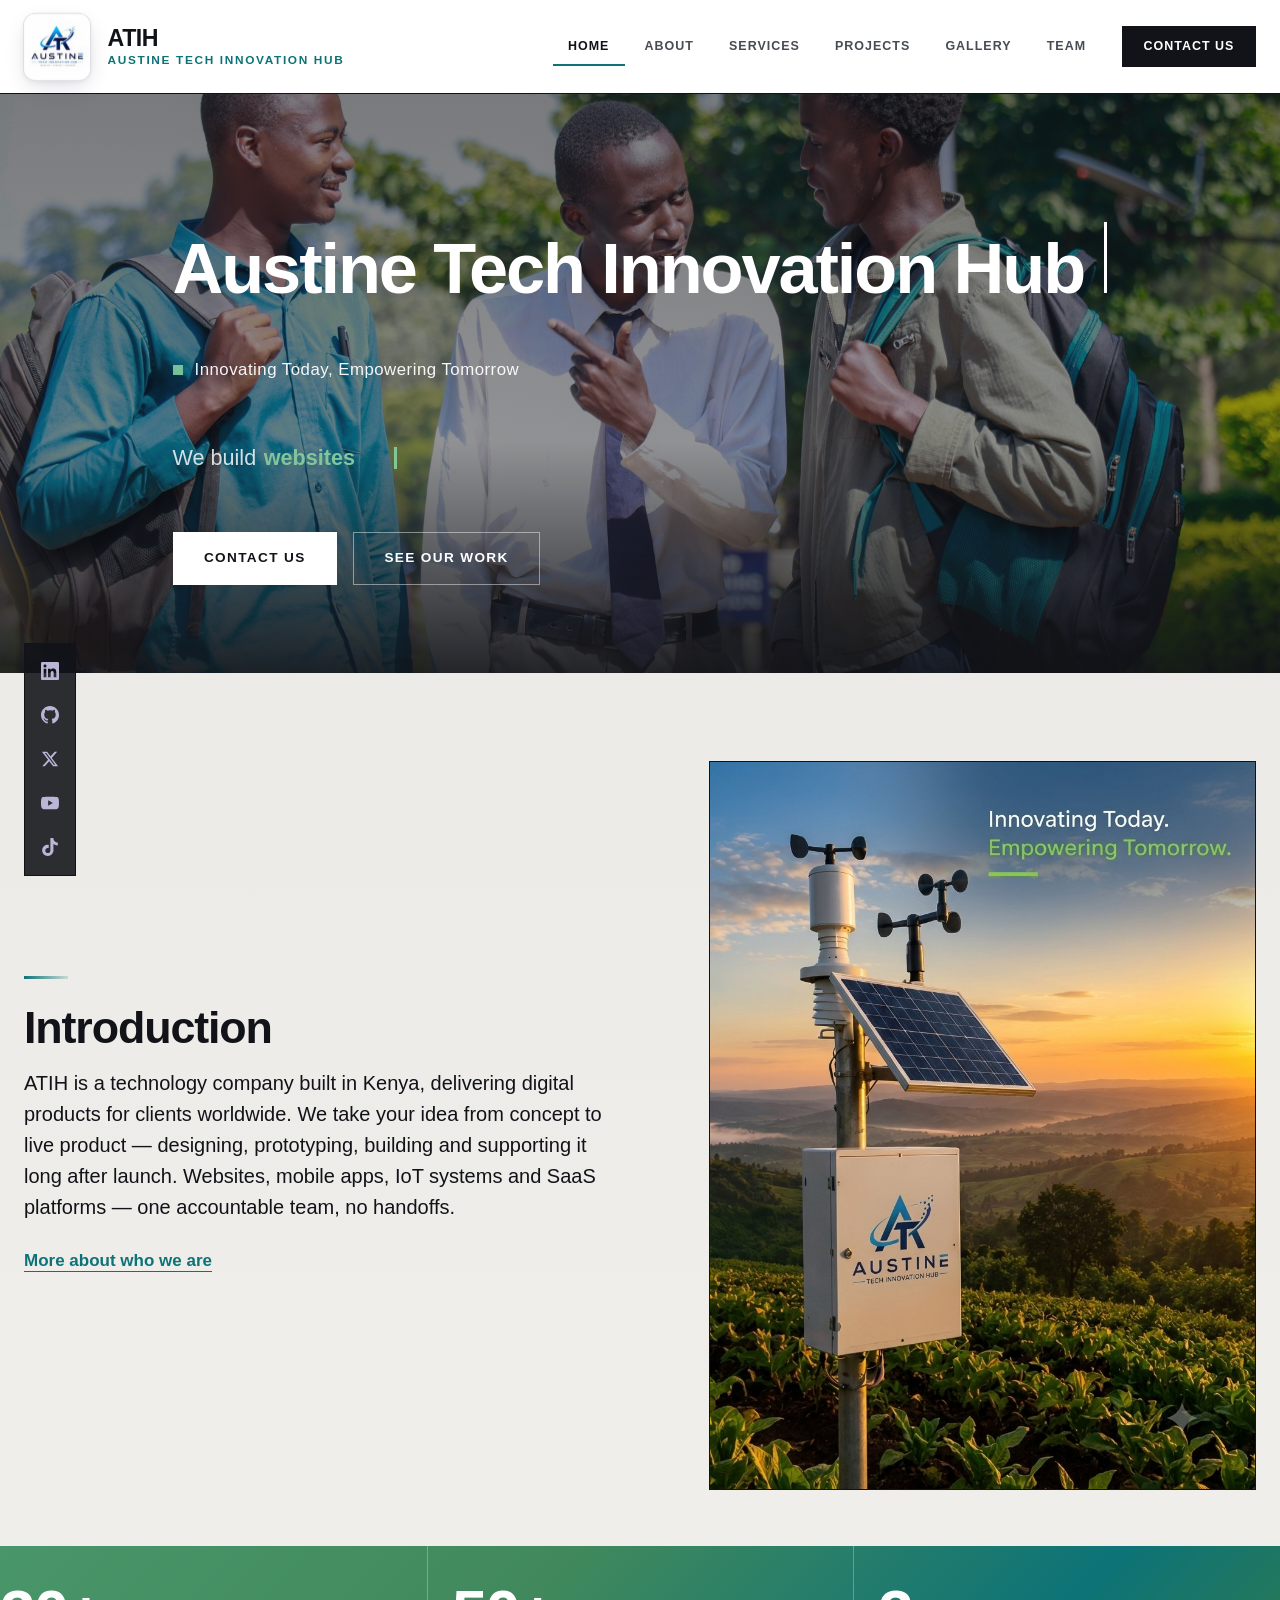
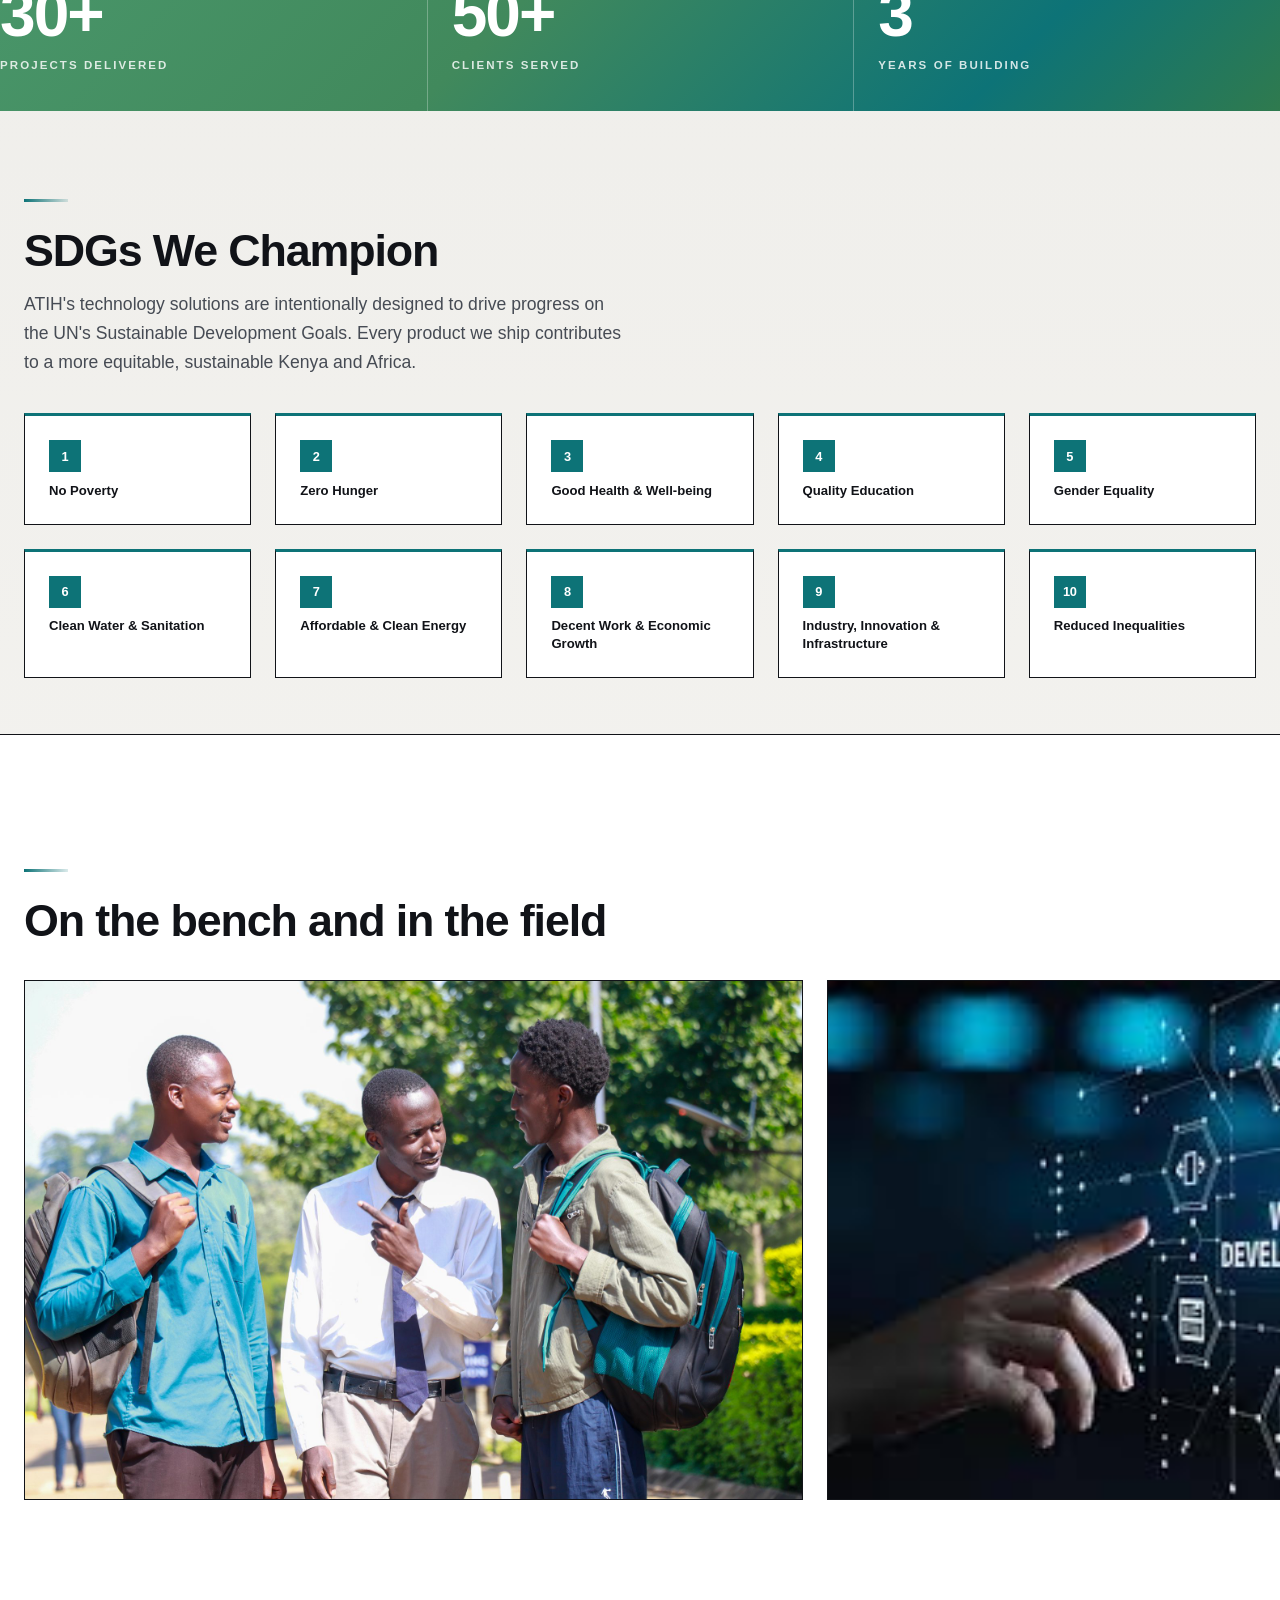
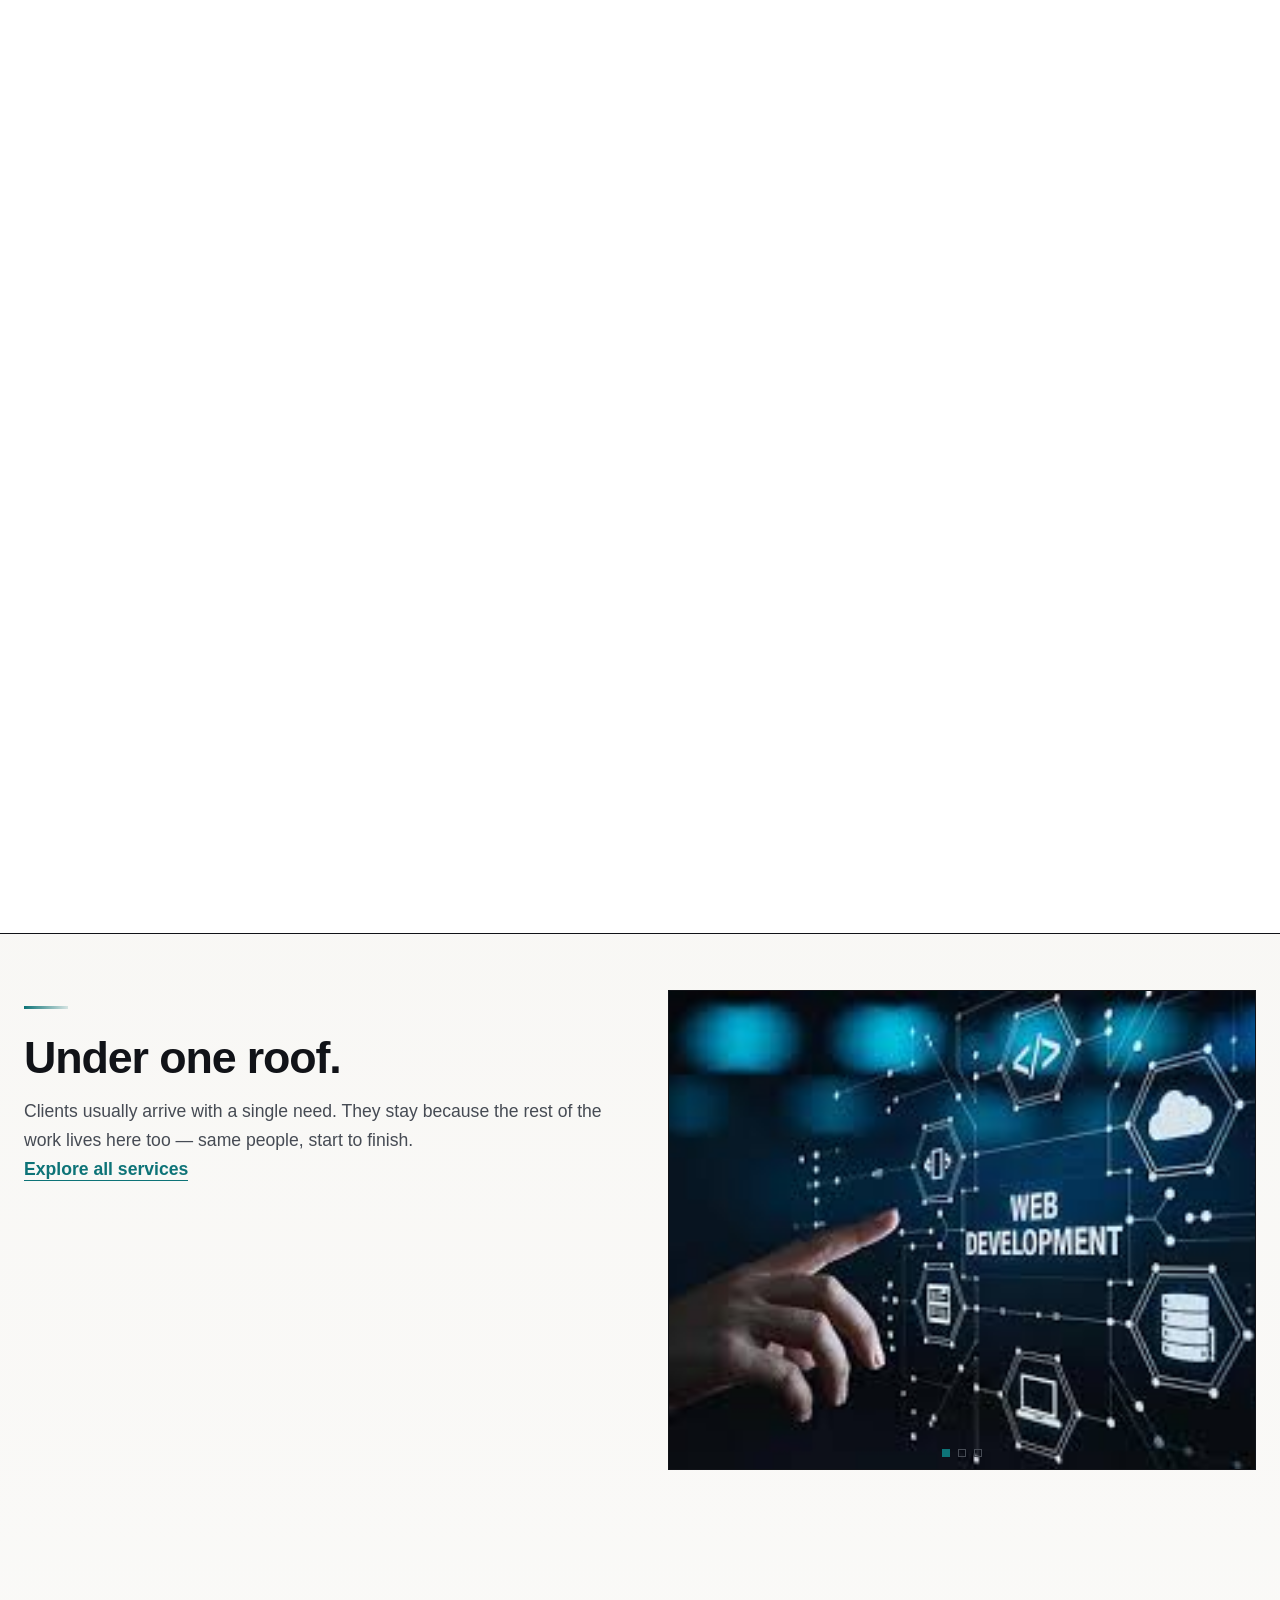
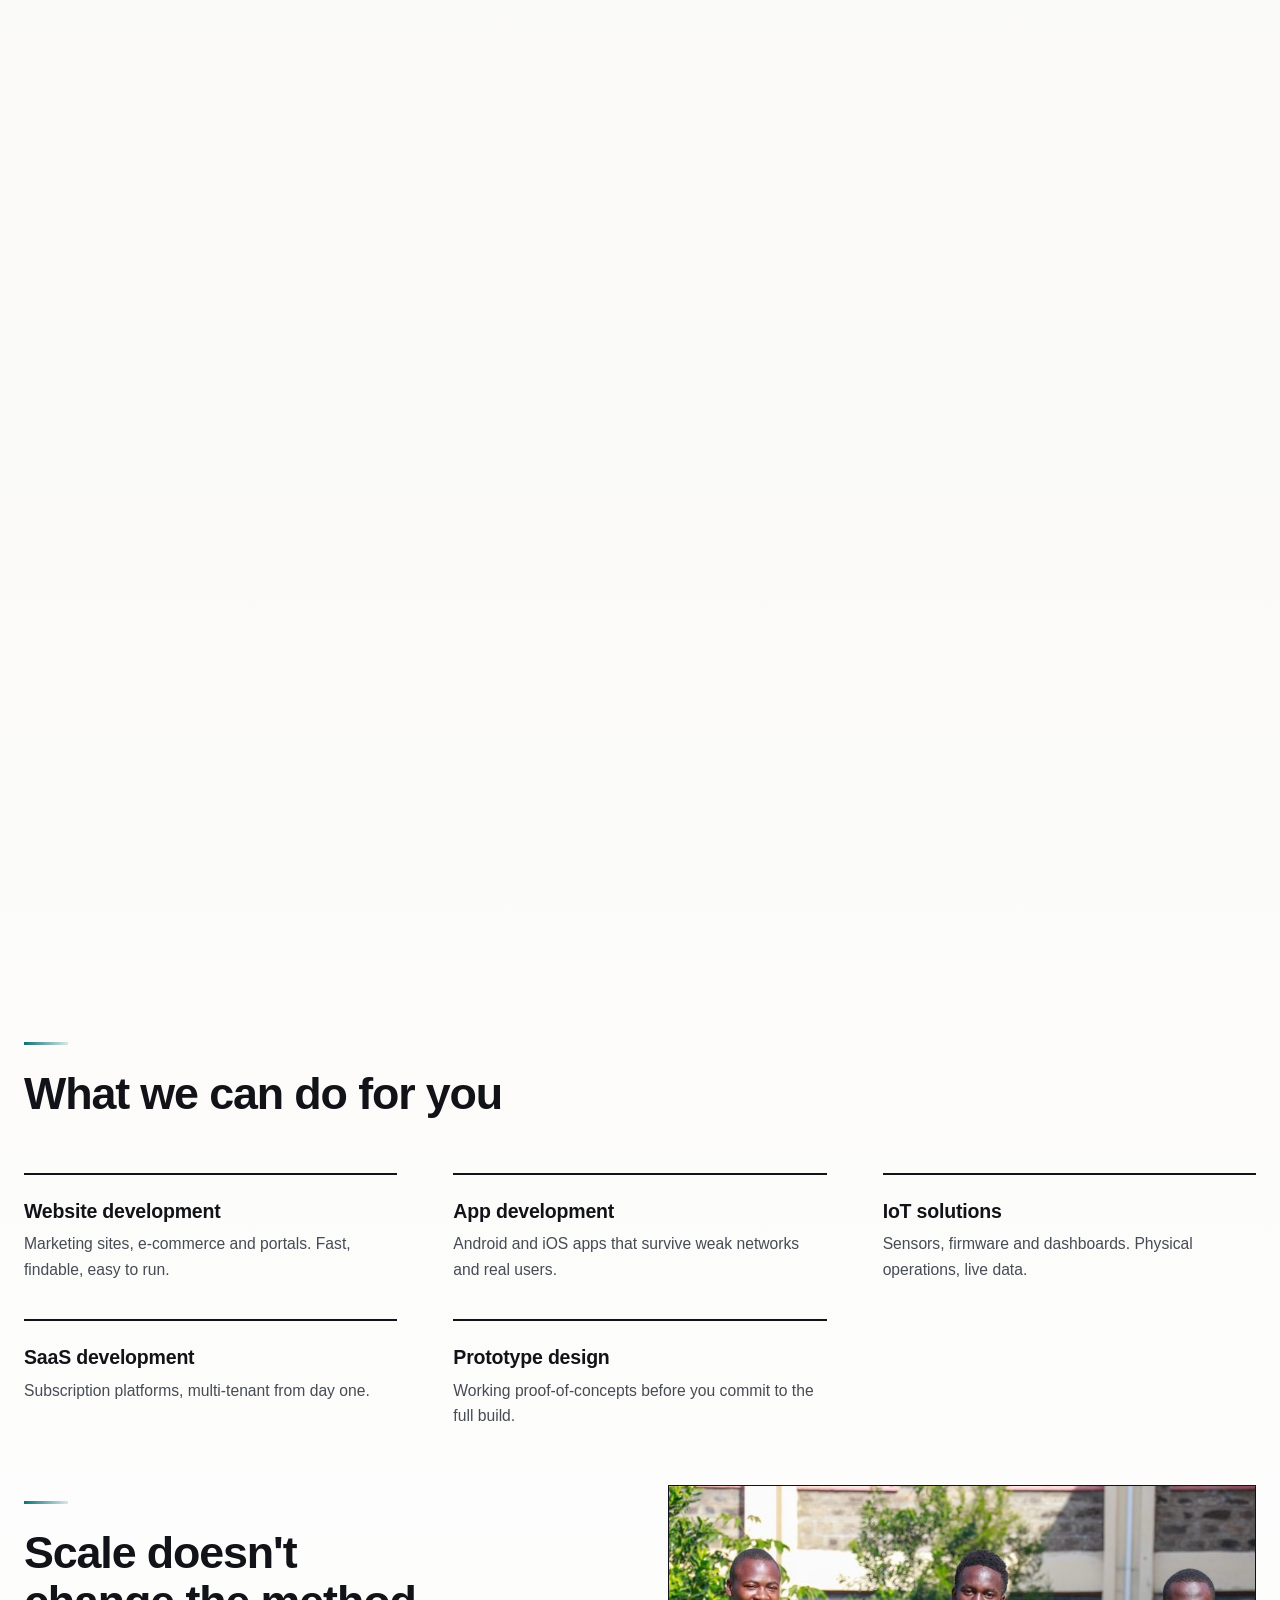
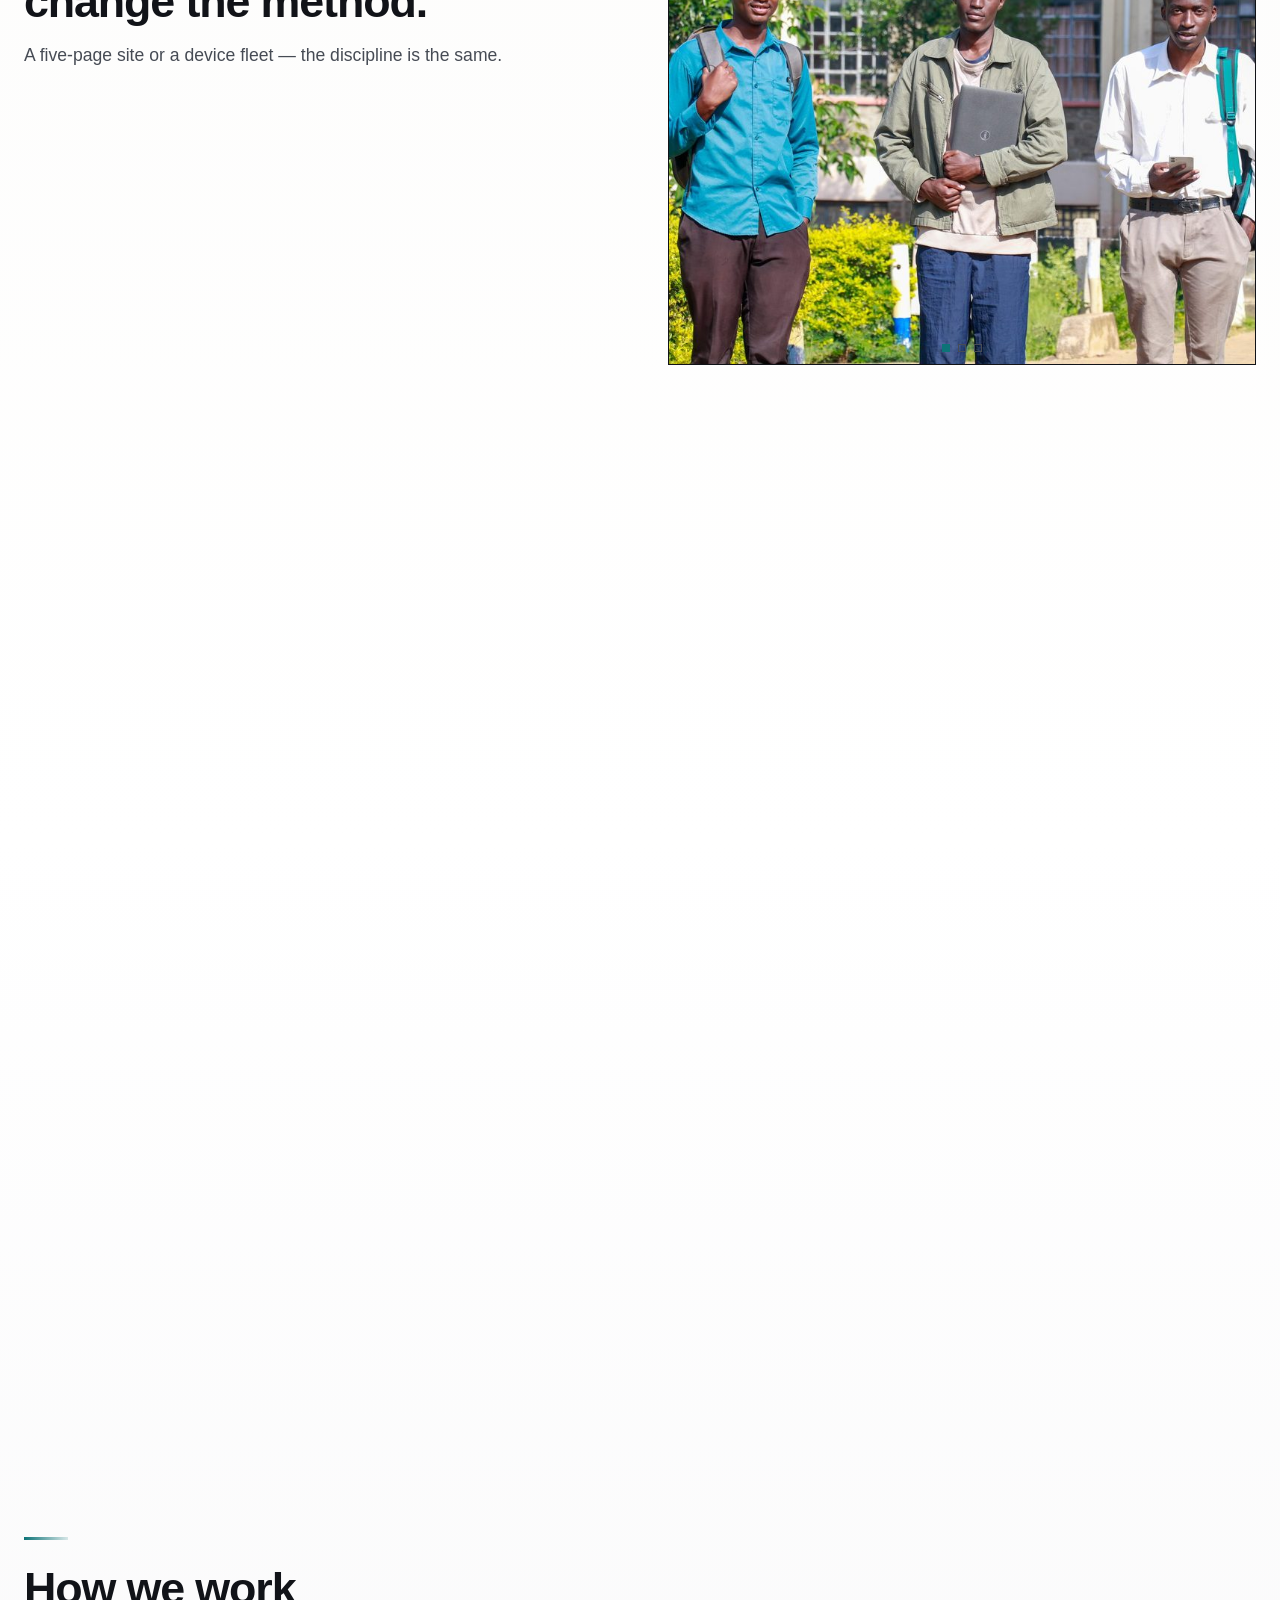
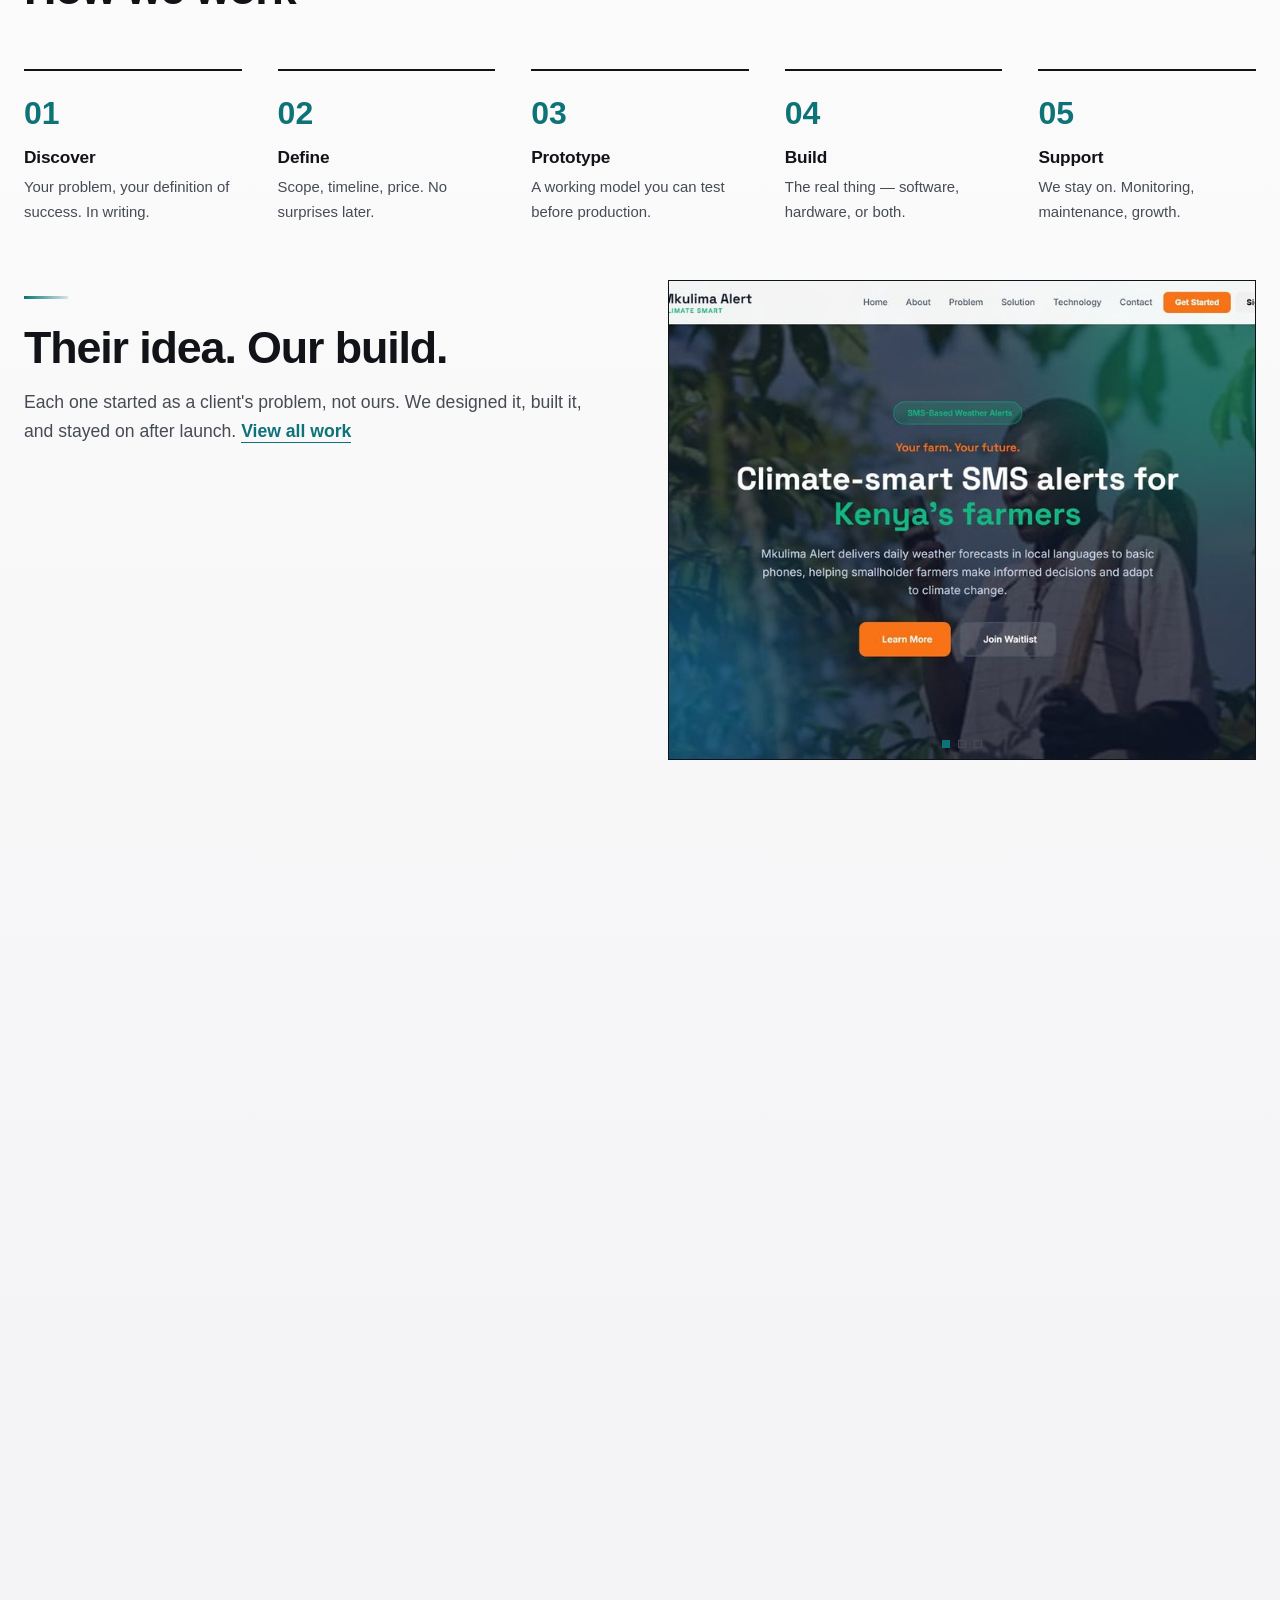
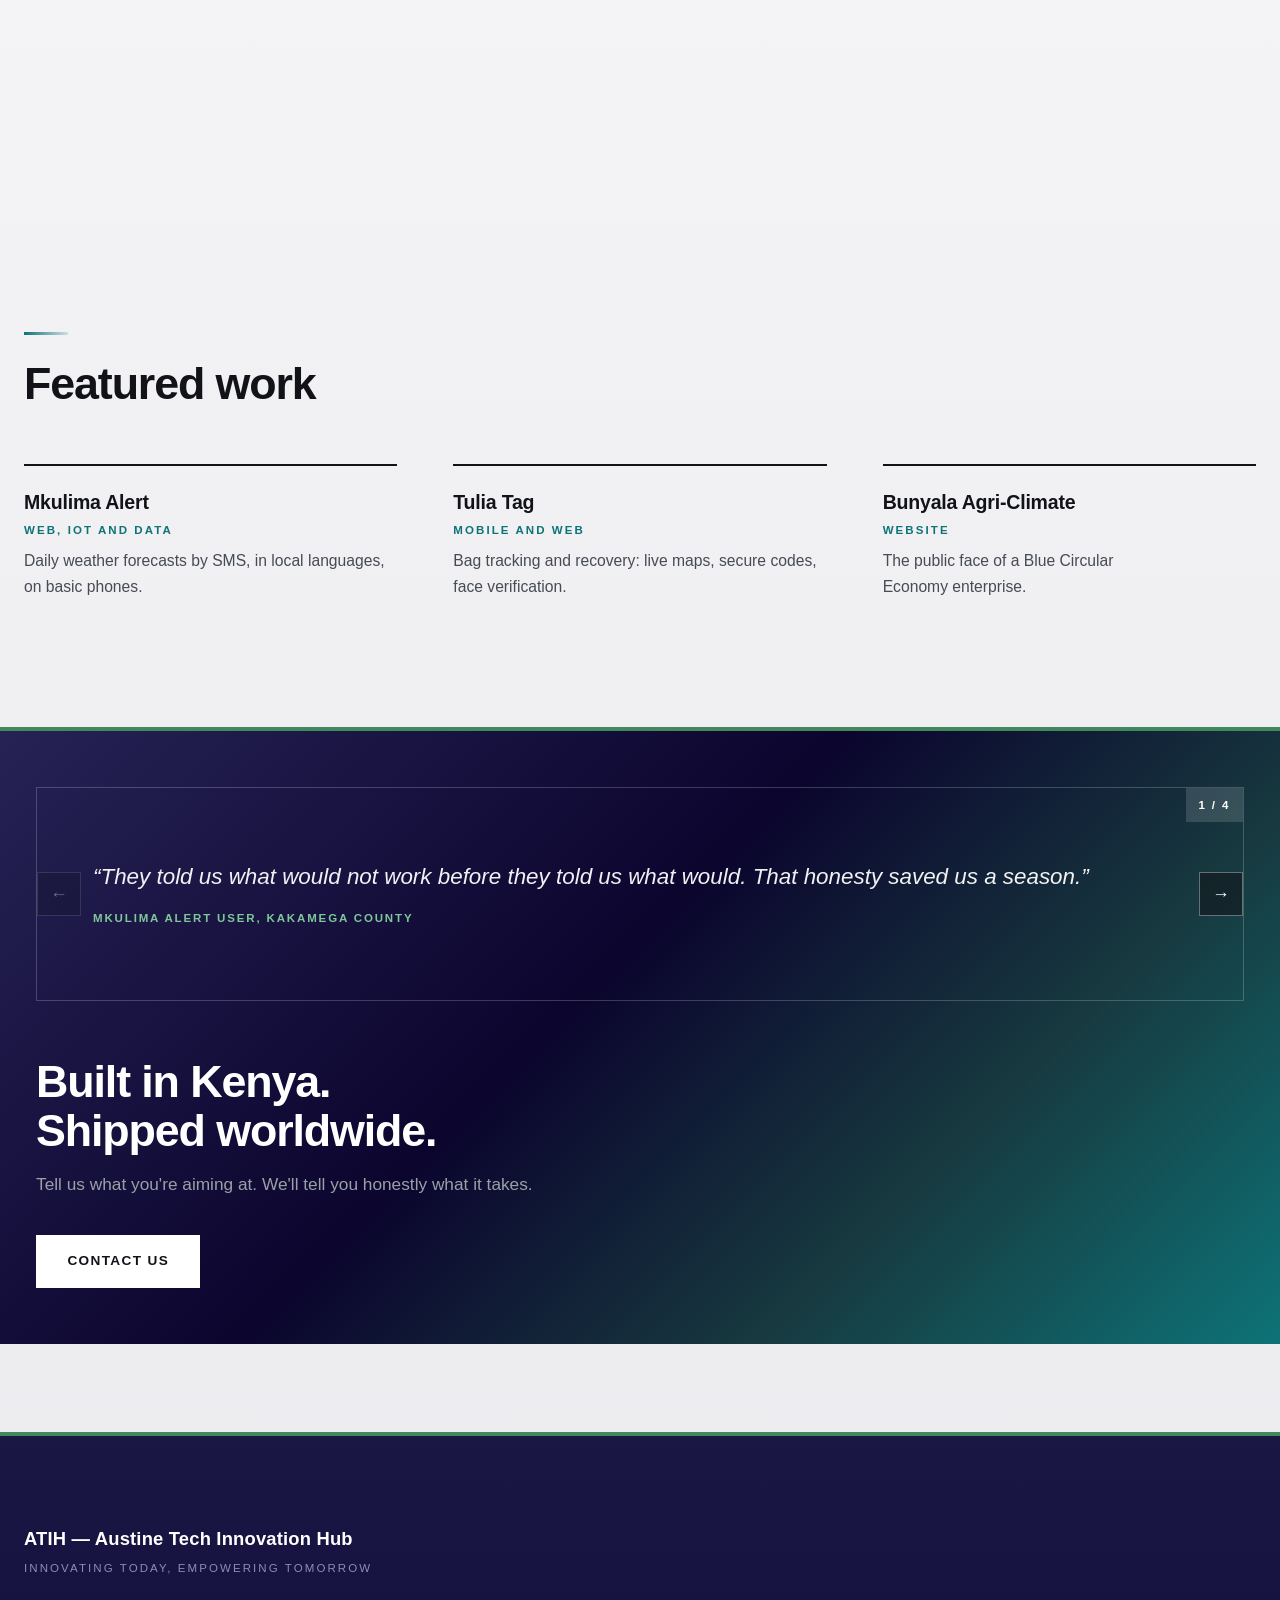
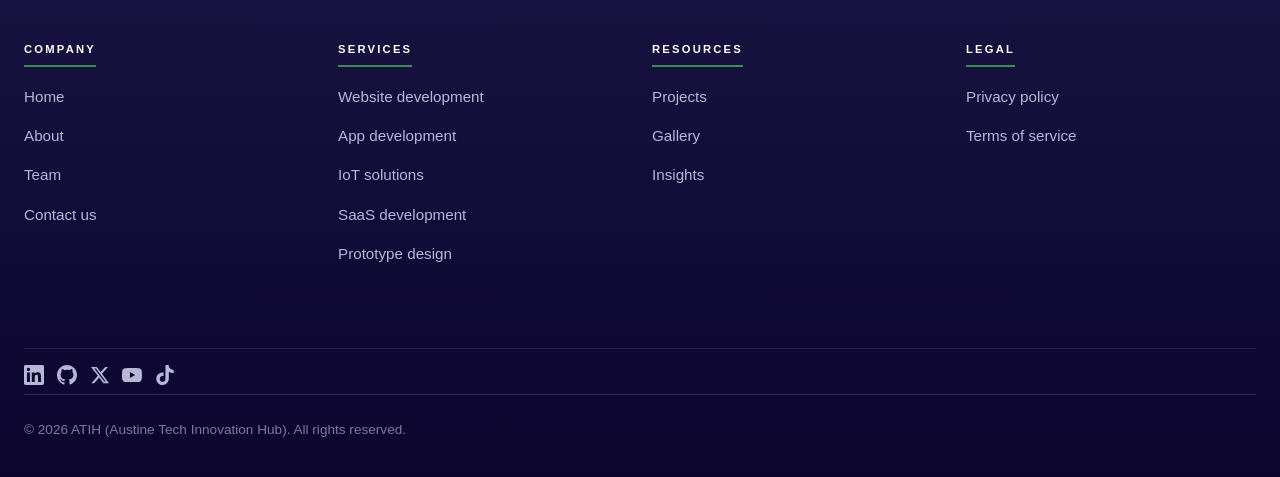
<file: index.html>
<!DOCTYPE html>
<html lang="en">
<head>
  <meta charset="UTF-8">
  <meta name="viewport" content="width=device-width, initial-scale=1.0">
  <title>ATIH — Austine Tech Innovation Hub | Software, Apps and IoT, Built End to End</title>
  <meta name="description" content="ATIH designs, prototypes and builds software and connected hardware for businesses worldwide. Websites, mobile apps, IoT systems and SaaS platforms — one accountable team.">
  <link rel="stylesheet" href="css/styles.css">
  <link rel="icon" type="image/svg+xml" href="favicon.svg">
  <meta property="og:type" content="website">
  <meta property="og:site_name" content="ATIH — Austine Tech Innovation Hub">
  <meta property="og:title" content="ATIH — Austine Tech Innovation Hub">
  <meta property="og:description" content="Websites, mobile apps, IoT systems and SaaS platforms — one accountable team, from prototype to production.">
  <meta property="og:image" content="https://austinetech.dev/images/brand/banner.jpg">
  <meta name="twitter:card" content="summary_large_image">
</head>
<body data-page="home">

  <a class="skip-link" href="#main-content">Skip to content</a>

  <header class="site-header">
    <a class="brand-block" href="index.html" aria-label="ATIH — Austine Tech Innovation Hub">
      <div class="brand-scene" aria-hidden="true">
        <div class="brand-card">
          <div class="brand-face brand-front">
            <img class="brand-logo-img" src="images/brand/logo.jpg" srcset="images/brand/logo-132.jpg 132w, images/brand/logo-264.jpg 264w, images/brand/logo.jpg 1254w" sizes="66px" alt="ATIH Logo" width="66" height="66">
          </div>
          <div class="brand-face brand-back">
            <span class="brand-slogan">
              <span class="slogan-line">Innovating Today,</span>
              <span class="slogan-line">Empowering Tomorrow</span>
            </span>
          </div>
        </div>
      </div>
      <div class="brand-text">
        <span class="brand-name">ATIH</span>
        <span class="brand-full">Austine Tech Innovation Hub</span>
      </div>
    </a>
    <nav class="site-nav" id="site-nav" aria-label="Main navigation">
      <ul class="nav-list">
        <li class="nav-item"><a class="nav-link" href="index.html">Home</a></li>
        <li class="nav-item"><a class="nav-link" href="about.html">About</a></li>
        <li class="nav-item"><a class="nav-link" href="services/index.html">Services</a></li>
        <li class="nav-item"><a class="nav-link" href="work.html">Projects</a></li>
        <li class="nav-item"><a class="nav-link" href="gallery.html">Gallery</a></li>
        <li class="nav-item"><a class="nav-link" href="team.html">Team</a></li>
        <li class="nav-item"><a class="nav-link nav-cta" href="contact.html">Contact us</a></li>
      </ul>
    </nav>
    <button class="nav-toggle" type="button" aria-expanded="false" aria-controls="site-nav">
      <span class="nav-toggle-label"></span>
    </button>
  </header>

  <main id="main-content">

    <!-- ============ HERO ============ -->
    <section class="hero">
      <div class="hero-bg" aria-hidden="true">
        <div class="hero-bg-layer active" style="background-image: url('images/team/team-group.jpg')"></div>
        <div class="hero-bg-layer" style="background-image: url('images/services/web-development.jpg')"></div>
        <div class="hero-bg-layer" style="background-image: url('images/services/app-ui.jpg')"></div>
        <div class="hero-bg-layer" style="background-image: url('images/services/prototype-bench.jpg')"></div>
        <div class="hero-bg-layer" style="background-image: url('images/services/workspace-hardware.jpg')"></div>
        <div class="hero-bg-layer" style="background-image: url('images/brand/banner.jpg')"></div>
      </div>
      <div class="hero-inner">
        <h1 class="hero-title typewriter-title">
          <span class="typewriter-text" data-type="Austine Tech Innovation Hub"></span>
          <span class="typewriter-cursor" aria-hidden="true"></span>
        </h1>
        <p class="hero-kicker">Innovating Today, Empowering Tomorrow</p>
        <p class="hero-text hero-build">
          We build <span class="typewriter-rotator" data-words="websites,Apps,IoT,SaaS,Prototypes,FinTech"></span><span class="typewriter-cursor" aria-hidden="true"></span>
        </p>
        <p class="hero-actions">
          <a class="button-primary" href="contact.html">Contact us</a>
          <a class="button-secondary" href="work.html">See our work</a>
        </p>
      </div>
    </section>


    <!-- ============ INTRO ============ -->
    <section class="section section-intro">
      <div class="intro-grid">
        <div class="intro-content" data-animate>
          <span class="accent-bar"></span>
          <h2 class="section-title">Introduction</h2>
          <p class="intro-text">ATIH is a technology company built in Kenya, delivering digital products for clients worldwide. We take your idea from concept to live product — designing, prototyping, building and supporting it long after launch. Websites, mobile apps, IoT systems and SaaS platforms — one accountable team, no handoffs.</p>
          <p class="intro-more"><a class="text-link" href="about.html">More about who we are</a></p>
        </div>
        <div class="intro-media" data-animate style="--motion-delay: 90ms;">
          <figure class="intro-figure">
            <img src="images/brand/banner.jpg" srcset="images/brand/banner-480.jpg 480w, images/brand/banner.jpg 896w" sizes="(max-width: 820px) 100vw, 45vw" alt="ATIH innovation and technology" loading="lazy" decoding="async" width="448" height="600">
          </figure>
        </div>
      </div>
    </section>

    <!-- ============ STATS ============ -->
    <section class="stats-band" aria-label="Company track record">
      <div class="stat-card" data-animate>
        <p class="stat-number"><span data-countup="30" data-suffix="+">30+</span></p>
        <p class="stat-label">Projects delivered</p>
      </div>
      <div class="stat-card" data-animate style="--motion-delay: 80ms;">
        <p class="stat-number"><span data-countup="50" data-suffix="+">50+</span></p>
        <p class="stat-label">Clients served</p>
      </div>
      <div class="stat-card" data-animate style="--motion-delay: 160ms;">
        <p class="stat-number"><span data-countup="3">3</span></p>
        <p class="stat-label">Years of building</p>
      </div>
    </section>

    <!-- ============ SDGs ============ -->
    <section class="section sdg-section" aria-labelledby="sdg-heading">
      <div class="section-head">
        <span class="accent-bar"></span>
        <h2 class="section-title" id="sdg-heading">SDGs We Champion</h2>
        <p class="section-text">ATIH's technology solutions are intentionally designed to drive progress on the UN's Sustainable Development Goals. Every product we ship contributes to a more equitable, sustainable Kenya and Africa.</p>
      </div>
      <div class="sdg-grid">
        <div class="sdg-card" data-animate>
          <span class="sdg-number">1</span>
          <span class="sdg-name">No Poverty</span>
        </div>
        <div class="sdg-card" data-animate style="--motion-delay:40ms">
          <span class="sdg-number">2</span>
          <span class="sdg-name">Zero Hunger</span>
        </div>
        <div class="sdg-card" data-animate style="--motion-delay:80ms">
          <span class="sdg-number">3</span>
          <span class="sdg-name">Good Health &amp; Well-being</span>
        </div>
        <div class="sdg-card" data-animate style="--motion-delay:120ms">
          <span class="sdg-number">4</span>
          <span class="sdg-name">Quality Education</span>
        </div>
        <div class="sdg-card" data-animate style="--motion-delay:160ms">
          <span class="sdg-number">5</span>
          <span class="sdg-name">Gender Equality</span>
        </div>
        <div class="sdg-card" data-animate style="--motion-delay:200ms">
          <span class="sdg-number">6</span>
          <span class="sdg-name">Clean Water &amp; Sanitation</span>
        </div>
        <div class="sdg-card" data-animate style="--motion-delay:240ms">
          <span class="sdg-number">7</span>
          <span class="sdg-name">Affordable &amp; Clean Energy</span>
        </div>
        <div class="sdg-card" data-animate style="--motion-delay:280ms">
          <span class="sdg-number">8</span>
          <span class="sdg-name">Decent Work &amp; Economic Growth</span>
        </div>
        <div class="sdg-card" data-animate style="--motion-delay:320ms">
          <span class="sdg-number">9</span>
          <span class="sdg-name">Industry, Innovation &amp; Infrastructure</span>
        </div>
        <div class="sdg-card" data-animate style="--motion-delay:360ms">
          <span class="sdg-number">10</span>
          <span class="sdg-name">Reduced Inequalities</span>
        </div>
      </div>
    </section>


    <section class="scroll-gallery-section" data-horizontal-scroll>
      <div class="scroll-gallery-sticky">
        <div class="scroll-gallery-head">
          <span class="accent-bar"></span>
          <h2 class="section-title">On the bench and in the field</h2>
        </div>
        <div class="scroll-gallery-track">
          <img src="images/team/team-group.jpg" srcset="images/team/team-group-480.jpg 480w, images/team/team-group-960.jpg 960w, images/team/team-group-1440.jpg 1440w, images/team/team-group.jpg 1920w" sizes="(max-width: 560px) 100vw, (max-width: 820px) 50vw, 40vw" alt="The ATIH team together">
          <img src="images/services/web-development.jpg" alt="Web development in progress">
          <img src="images/services/app-ui.jpg" srcset="images/services/app-ui-480.jpg 480w, images/services/app-ui.jpg 736w" sizes="(max-width: 560px) 100vw, (max-width: 820px) 50vw, 40vw" alt="App interface on a phone">
          <img src="images/services/prototype-bench.jpg" srcset="images/services/prototype-bench-480.jpg 480w, images/services/prototype-bench-960.jpg 960w, images/services/prototype-bench-1440.jpg 1440w, images/services/prototype-bench.jpg 1920w" sizes="(max-width: 560px) 100vw, (max-width: 820px) 50vw, 40vw" alt="Prototype on the bench">
          <img src="images/services/workspace-hardware.jpg" srcset="images/services/workspace-hardware-480.jpg 480w, images/services/workspace-hardware-960.jpg 960w, images/services/workspace-hardware-1440.jpg 1440w, images/services/workspace-hardware.jpg 1920w" sizes="(max-width: 560px) 100vw, (max-width: 820px) 50vw, 40vw" alt="Workspace at ATIH">
          <img src="images/brand/banner.jpg" srcset="images/brand/banner-480.jpg 480w, images/brand/banner.jpg 896w" sizes="(max-width: 560px) 100vw, (max-width: 820px) 50vw, 40vw" alt="ATIH banner">
        </div>
      </div>
    </section>

    <!-- ============ FREEZE 1 — SERVICES INTRO ============ -->
    <section class="freeze-section" data-freeze id="services">
      <div class="freeze-sticky">
        <div class="section-head">
          <span class="accent-bar"></span>
          <h2 class="section-title">Under one roof.</h2>
          <p class="section-text">Clients usually arrive with a single need. They stay because the rest of the work lives here too — same people, start to finish.</p>
          <p class="section-text"><a class="text-link" href="services/index.html">Explore all services</a></p>
        </div>
      </div>
      <div class="freeze-visual">
        <img class="freeze-image active" src="images/services/web-development.jpg" alt="ATIH project in the field" loading="lazy">
        <img class="freeze-image" src="images/services/app-ui.jpg" srcset="images/services/app-ui-480.jpg 480w, images/services/app-ui.jpg 736w" sizes="(max-width: 820px) 100vw, 50vw" alt="ATIH team building hardware" loading="lazy">
        <img class="freeze-image" src="images/services/prototype-bench.jpg" srcset="images/services/prototype-bench-480.jpg 480w, images/services/prototype-bench-960.jpg 960w, images/services/prototype-bench-1440.jpg 1440w, images/services/prototype-bench.jpg 1920w" sizes="(max-width: 820px) 100vw, 50vw" alt="ATIH client delivery" loading="lazy">
        <div class="freeze-indicator">
          <span class="freeze-dot active"></span><span class="freeze-dot"></span><span class="freeze-dot"></span>
        </div>
      </div>
    </section>

    <!-- ============ SERVICES DETAIL ============ -->
    <section class="section section-services">
      <div class="section-head" data-animate>
        <span class="accent-bar"></span>
        <h2 class="section-title">What we can do for you</h2>
      </div>
      <div class="service-grid">
        <div class="service-card" data-animate>
          <h3 class="service-card-title"><a class="service-card-link" href="services/web-development.html">Website development</a></h3>
          <p class="service-card-text">Marketing sites, e-commerce and portals. Fast, findable, easy to run.</p>
        </div>
        <div class="service-card" data-animate style="--motion-delay: 70ms;">
          <h3 class="service-card-title"><a class="service-card-link" href="services/app-development.html">App development</a></h3>
          <p class="service-card-text">Android and iOS apps that survive weak networks and real users.</p>
        </div>
        <div class="service-card" data-animate style="--motion-delay: 140ms;">
          <h3 class="service-card-title"><a class="service-card-link" href="services/iot-solutions.html">IoT solutions</a></h3>
          <p class="service-card-text">Sensors, firmware and dashboards. Physical operations, live data.</p>
        </div>
        <div class="service-card" data-animate>
          <h3 class="service-card-title"><a class="service-card-link" href="services/saas-development.html">SaaS development</a></h3>
          <p class="service-card-text">Subscription platforms, multi-tenant from day one.</p>
        </div>
        <div class="service-card" data-animate style="--motion-delay: 70ms;">
          <h3 class="service-card-title"><a class="service-card-link" href="services/prototype-design.html">Prototype design</a></h3>
          <p class="service-card-text">Working proof-of-concepts before you commit to the full build.</p>
        </div>
      </div>
    </section>

    <!-- ============ FREEZE 2 — PROCESS INTRO ============ -->
    <section class="freeze-section" data-freeze id="process">
      <div class="freeze-sticky">
        <div class="section-head">
          <span class="accent-bar"></span>
          <h2 class="section-title">Scale doesn't change the method.</h2>
          <p class="section-text">A five-page site or a device fleet — the discipline is the same.</p>
        </div>
      </div>
      <div class="freeze-visual">
        <img class="freeze-image active" src="images/services/workspace-hardware.jpg" srcset="images/services/workspace-hardware-480.jpg 480w, images/services/workspace-hardware-960.jpg 960w, images/services/workspace-hardware-1440.jpg 1440w, images/services/workspace-hardware.jpg 1920w" sizes="(max-width: 820px) 100vw, 50vw" alt="ATIH workshop session" loading="lazy">
        <img class="freeze-image" src="images/services/workspace-collab.jpg" srcset="images/services/workspace-collab-480.jpg 480w, images/services/workspace-collab-960.jpg 960w, images/services/workspace-collab-1440.jpg 1440w, images/services/workspace-collab.jpg 1920w" sizes="(max-width: 820px) 100vw, 50vw" alt="ATIH team planning" loading="lazy">
        <img class="freeze-image" src="images/services/prototype-testing.jpg" srcset="images/services/prototype-testing-480.jpg 480w, images/services/prototype-testing-960.jpg 960w, images/services/prototype-testing-1440.jpg 1440w, images/services/prototype-testing.jpg 1920w" sizes="(max-width: 820px) 100vw, 50vw" alt="ATIH product launch" loading="lazy">
        <div class="freeze-indicator">
          <span class="freeze-dot active"></span><span class="freeze-dot"></span><span class="freeze-dot"></span>
        </div>
      </div>
    </section>

    <!-- ============ PROCESS DETAIL ============ -->
    <section class="section section-process">
      <div class="section-head" data-animate>
        <span class="accent-bar"></span>
        <h2 class="section-title">How we work</h2>
      </div>
      <ol class="process-steps">
        <li class="process-step" data-animate>
          <p class="step-number">01</p>
          <h3 class="step-title">Discover</h3>
          <p class="step-text">Your problem, your definition of success. In writing.</p>
        </li>
        <li class="process-step" data-animate style="--motion-delay: 70ms;">
          <p class="step-number">02</p>
          <h3 class="step-title">Define</h3>
          <p class="step-text">Scope, timeline, price. No surprises later.</p>
        </li>
        <li class="process-step" data-animate style="--motion-delay: 140ms;">
          <p class="step-number">03</p>
          <h3 class="step-title">Prototype</h3>
          <p class="step-text">A working model you can test before production.</p>
        </li>
        <li class="process-step" data-animate style="--motion-delay: 210ms;">
          <p class="step-number">04</p>
          <h3 class="step-title">Build</h3>
          <p class="step-text">The real thing — software, hardware, or both.</p>
        </li>
        <li class="process-step" data-animate style="--motion-delay: 280ms;">
          <p class="step-number">05</p>
          <h3 class="step-title">Support</h3>
          <p class="step-text">We stay on. Monitoring, maintenance, growth.</p>
        </li>
      </ol>
    </section>

    <!-- ============ FREEZE 3 — WORK INTRO ============ -->
    <section class="freeze-section" data-freeze id="work">
      <div class="freeze-sticky">
        <div class="section-head">
          <span class="accent-bar"></span>
          <h2 class="section-title">Their idea. Our build.</h2>
          <p class="section-text">Each one started as a client's problem, not ours. We designed it, built it, and stayed on after launch. <a class="text-link" href="work.html">View all work</a></p>
        </div>
      </div>
      <div class="freeze-visual">
        <img class="freeze-image active" src="images/projects/mkulima-alert.jpg" srcset="images/projects/mkulima-alert-480.jpg 480w, images/projects/mkulima-alert-960.jpg 960w, images/projects/mkulima-alert-1440.jpg 1440w, images/projects/mkulima-alert.jpg 1680w" sizes="(max-width: 820px) 100vw, 50vw" alt="ATIH deployed product" loading="lazy">
        <img class="freeze-image" src="images/projects/tulia-tag.jpg" srcset="images/projects/tulia-tag-480.jpg 480w, images/projects/tulia-tag-960.jpg 960w, images/projects/tulia-tag-1440.jpg 1440w, images/projects/tulia-tag.jpg 1680w" sizes="(max-width: 820px) 100vw, 50vw" alt="ATIH client site visit" loading="lazy">
        <img class="freeze-image" src="images/projects/decopolis.jpg" srcset="images/projects/decopolis-480.jpg 480w, images/projects/decopolis-960.jpg 960w, images/projects/decopolis-1440.jpg 1440w, images/projects/decopolis.jpg 1680w" sizes="(max-width: 820px) 100vw, 50vw" alt="ATIH tech deployment" loading="lazy">
        <div class="freeze-indicator">
          <span class="freeze-dot active"></span><span class="freeze-dot"></span><span class="freeze-dot"></span>
        </div>
      </div>
    </section>

    <!-- ============ WORK DETAIL ============ -->
    <section class="section section-featured-work">
      <div class="section-head" data-animate>
        <span class="accent-bar"></span>
        <h2 class="section-title">Featured work</h2>
      </div>
      <div class="project-grid">
        <article class="project-card" data-animate>
          <h3 class="project-card-title"><a class="service-card-link" href="work.html">Mkulima Alert</a></h3>
          <p class="project-card-category">Web, IoT and data</p>
          <p class="project-card-text">Daily weather forecasts by SMS, in local languages, on basic phones.</p>
        </article>
        <article class="project-card" data-animate style="--motion-delay: 80ms;">
          <h3 class="project-card-title"><a class="service-card-link" href="work.html">Tulia Tag</a></h3>
          <p class="project-card-category">Mobile and web</p>
          <p class="project-card-text">Bag tracking and recovery: live maps, secure codes, face verification.</p>
        </article>
        <article class="project-card" data-animate style="--motion-delay: 160ms;">
          <h3 class="project-card-title"><a class="service-card-link" href="work.html">Bunyala Agri-Climate</a></h3>
          <p class="project-card-category">Website</p>
          <p class="project-card-text">The public face of a Blue Circular Economy enterprise.</p>
        </article>
      </div>
    </section>

    <!-- ============ TESTIMONIALS + CTA (closing band) ============ -->
    <section class="cta-band cta-band--quotes" id="testimonials">
      <div class="carousel band-carousel" data-carousel data-auto data-animate>
        <div class="carousel-track" tabindex="0" aria-label="Client testimonials">
          <div class="carousel-slide">
            <figure class="band-quote">
              <blockquote class="band-quote-text">They told us what would not work before they told us what would. That honesty saved us a season.</blockquote>
              <figcaption class="band-quote-cite">Mkulima Alert user, Kakamega County</figcaption>
            </figure>
          </div>
          <div class="carousel-slide">
            <figure class="band-quote">
              <blockquote class="band-quote-text">One team from sketch to store shelves. We never had to translate between three vendors.</blockquote>
              <figcaption class="band-quote-cite">Tulia Tag user, Nairobi</figcaption>
            </figure>
          </div>
          <div class="carousel-slide">
            <figure class="band-quote">
              <blockquote class="band-quote-text">The prototype answered our biggest question in six weeks. We signed for the full build with evidence, not hope.</blockquote>
              <figcaption class="band-quote-cite">Bunyala Agri-Climate partner</figcaption>
            </figure>
          </div>
          <div class="carousel-slide">
            <figure class="band-quote">
              <blockquote class="band-quote-text">The site paid for itself in enquiries within the first quarter. It just works.</blockquote>
              <figcaption class="band-quote-cite">Decopolis Enterprises</figcaption>
            </figure>
          </div>
        </div>
        <span class="carousel-count" aria-hidden="true">1 / 4</span>
        <button class="carousel-btn carousel-btn--prev" type="button" aria-label="Previous testimonial">&#8592;</button>
        <button class="carousel-btn carousel-btn--next" type="button" aria-label="Next testimonial">&#8594;</button>
      </div>
      <div class="band-cta">
        <h2 class="cta-title">Built in Kenya. Shipped worldwide.</h2>
        <p class="cta-text">Tell us what you're aiming at. We'll tell you honestly what it takes.</p>
        <p class="cta-actions"><a class="button-primary" href="contact.html">Contact us</a></p>
      </div>
    </section>

  </main>

  <footer class="site-footer">
    <div class="footer-brand">
      <p class="footer-brand-name">ATIH — Austine Tech Innovation Hub</p>
      <p class="footer-tagline">Innovating Today, Empowering Tomorrow</p>
    </div>
    <div class="footer-columns">
      <div class="footer-column">
        <p class="footer-heading">Company</p>
        <ul class="footer-list">
          <li><a class="footer-link" href="index.html">Home</a></li>
          <li><a class="footer-link" href="about.html">About</a></li>
          <li><a class="footer-link" href="team.html">Team</a></li>
          <li><a class="footer-link" href="contact.html">Contact us</a></li>
        </ul>
      </div>
      <div class="footer-column">
        <p class="footer-heading">Services</p>
        <ul class="footer-list">
          <li><a class="footer-link" href="services/web-development.html">Website development</a></li>
          <li><a class="footer-link" href="services/app-development.html">App development</a></li>
          <li><a class="footer-link" href="services/iot-solutions.html">IoT solutions</a></li>
          <li><a class="footer-link" href="services/saas-development.html">SaaS development</a></li>
          <li><a class="footer-link" href="services/prototype-design.html">Prototype design</a></li>
        </ul>
      </div>
      <div class="footer-column">
        <p class="footer-heading">Resources</p>
        <ul class="footer-list">
          <li><a class="footer-link" href="work.html">Projects</a></li>
          <li><a class="footer-link" href="gallery.html">Gallery</a></li>
          <li><a class="footer-link" href="insights.html">Insights</a></li>
        </ul>
      </div>
      <div class="footer-column">
        <p class="footer-heading">Legal</p>
        <ul class="footer-list">
          <li><a class="footer-link" href="privacy.html">Privacy policy</a></li>
          <li><a class="footer-link" href="terms.html">Terms of service</a></li>
        </ul>
      </div>
    </div>
    <div class="footer-social">
      <a href="https://www.linkedin.com/in/austine-wandera-b14523344/" target="_blank" rel="noopener" aria-label="LinkedIn"><svg viewBox="0 0 24 24" fill="currentColor"><path d="M20.447 20.452h-3.554v-5.569c0-1.328-.027-3.037-1.852-3.037-1.853 0-2.136 1.445-2.136 2.939v5.667H9.351V9h3.414v1.561h.046c.477-.9 1.637-1.85 3.37-1.85 3.601 0 4.267 2.37 4.267 5.455v6.286zM5.337 7.433c-1.144 0-2.063-.926-2.063-2.065 0-1.138.92-2.063 2.063-2.063 1.14 0 2.064.925 2.064 2.063 0 1.139-.925 2.065-2.064 2.065zm1.782 13.019H3.555V9h3.564v11.452zM22.225 0H1.771C.792 0 0 .774 0 1.729v20.542C0 23.227.792 24 1.771 24h20.451C23.2 24 24 23.227 24 22.271V1.729C24 .774 23.2 0 22.222 0h.003z"/></svg></a>
      <a href="https://github.com/Greenbird122" target="_blank" rel="noopener" aria-label="GitHub"><svg viewBox="0 0 24 24" fill="currentColor"><path d="M12 0C5.374 0 0 5.373 0 12c0 5.302 3.438 9.8 8.207 11.387.599.111.793-.261.793-.577v-2.234c-3.338.726-4.033-1.416-4.033-1.416-.546-1.387-1.333-1.756-1.333-1.756-1.089-.745.083-.729.083-.729 1.205.084 1.839 1.237 1.839 1.237 1.07 1.834 2.807 1.304 3.492.997.107-.775.418-1.305.762-1.604-2.665-.305-5.467-1.334-5.467-5.931 0-1.311.469-2.381 1.236-3.221-.124-.303-.535-1.524.117-3.176 0 0 1.008-.322 3.301 1.23A11.509 11.509 0 0112 5.803c1.02.005 2.047.138 3.006.404 2.291-1.552 3.297-1.23 3.297-1.23.653 1.653.242 2.874.118 3.176.77.84 1.235 1.911 1.235 3.221 0 4.609-2.807 5.624-5.479 5.921.43.372.823 1.102.823 2.222v3.293c0 .319.192.694.801.576C20.566 21.797 24 17.3 24 12c0-6.627-5.373-12-12-12z"/></svg></a>
      <a href="https://x.com/austinetech" target="_blank" rel="noopener" aria-label="X"><svg viewBox="0 0 24 24" fill="currentColor"><path d="M18.244 2.25h3.308l-7.227 8.26 8.502 11.24H16.17l-5.214-6.817L4.99 21.75H1.68l7.73-8.835L1.254 2.25H8.08l4.713 6.231zm-1.161 17.52h1.833L7.084 4.126H5.117z"/></svg></a>
      <a href="https://www.youtube.com/@austinetech" target="_blank" rel="noopener" aria-label="YouTube"><svg viewBox="0 0 24 24" fill="currentColor"><path d="M23.498 6.186a3.016 3.016 0 00-2.122-2.136C19.505 3.545 12 3.545 12 3.545s-7.505 0-9.377.505A3.017 3.017 0 00.502 6.186C0 8.07 0 12 0 12s0 3.93.502 5.814a3.016 3.016 0 002.122 2.136c1.871.505 9.376.505 9.376.505s7.505 0 9.377-.505a3.015 3.015 0 002.122-2.136C24 15.93 24 12 24 12s0-3.93-.502-5.814zM9.545 15.568V8.432L15.818 12l-6.273 3.568z"/></svg></a>
      <a href="https://www.tiktok.com/@austinetech" target="_blank" rel="noopener" aria-label="TikTok"><svg viewBox="0 0 24 24" fill="currentColor"><path d="M12.525.02c1.31-.02 2.61-.01 3.91-.02.08 1.53.63 3.09 1.75 4.17 1.12 1.11 2.7 1.62 4.24 1.79v4.03c-1.44-.05-2.89-.35-4.2-.97-.57-.26-1.1-.59-1.62-.93-.01 2.92.01 5.84-.02 8.75-.08 1.4-.54 2.79-1.35 3.94-1.31 1.92-3.58 3.17-5.91 3.21-1.43.08-2.86-.31-4.08-1.03-2.02-1.19-3.44-3.37-3.65-5.71-.02-.5-.03-1-.01-1.49.18-1.9 1.12-3.72 2.58-4.96 1.66-1.44 3.98-2.13 6.15-1.72.02 1.48-.04 2.96-.04 4.44-.99-.32-2.15-.23-3.02.37-.63.41-1.11 1.04-1.36 1.75-.21.51-.15 1.07-.14 1.61.24 1.64 1.82 3.02 3.5 2.87 1.12-.01 2.19-.66 2.77-1.61.19-.33.4-.67.41-1.06.1-1.79.06-3.57.07-5.36.01-4.03-.01-8.05.02-12.07z"/></svg></a>
    </div>
    <div class="footer-legal">
      <p class="footer-copyright">&copy; 2026 ATIH (Austine Tech Innovation Hub). All rights reserved.</p>
    </div>
  </footer>

  <script src="js/main.js" defer></script>
</body>
</html>
</file>
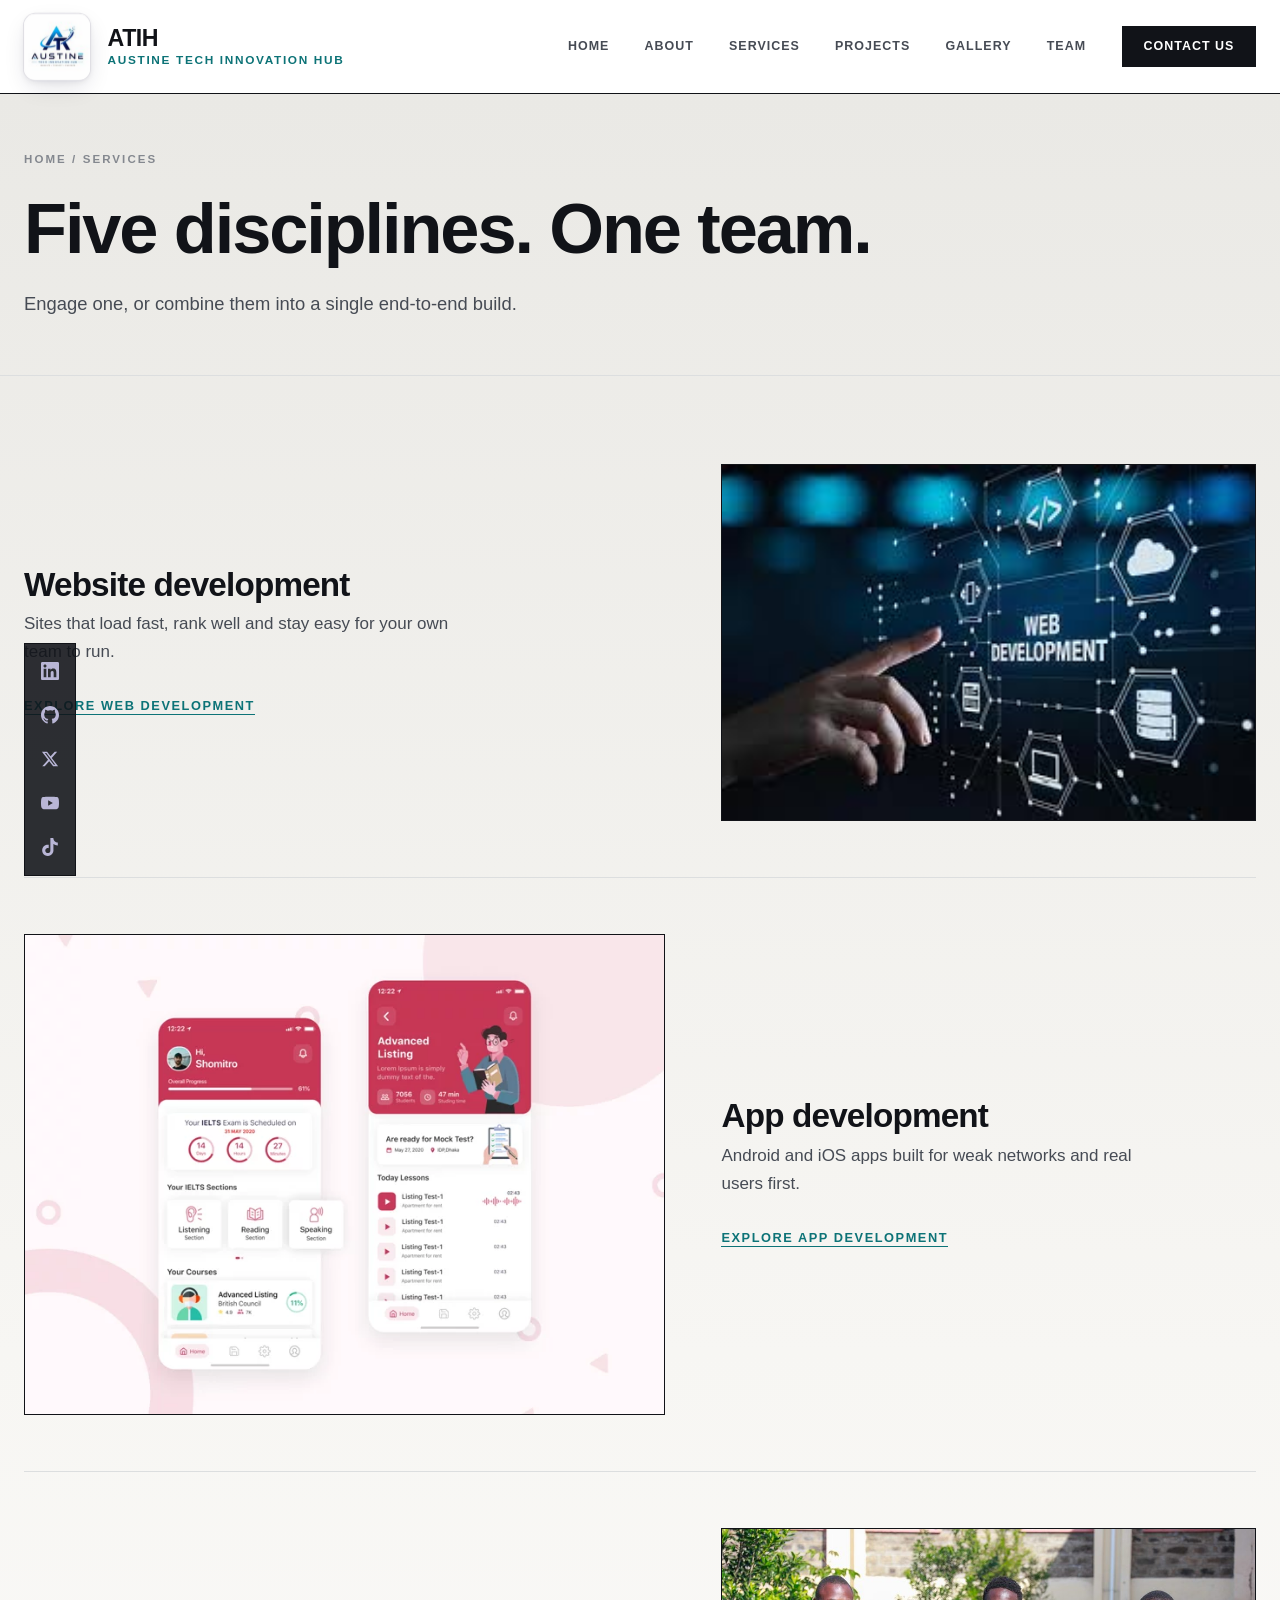
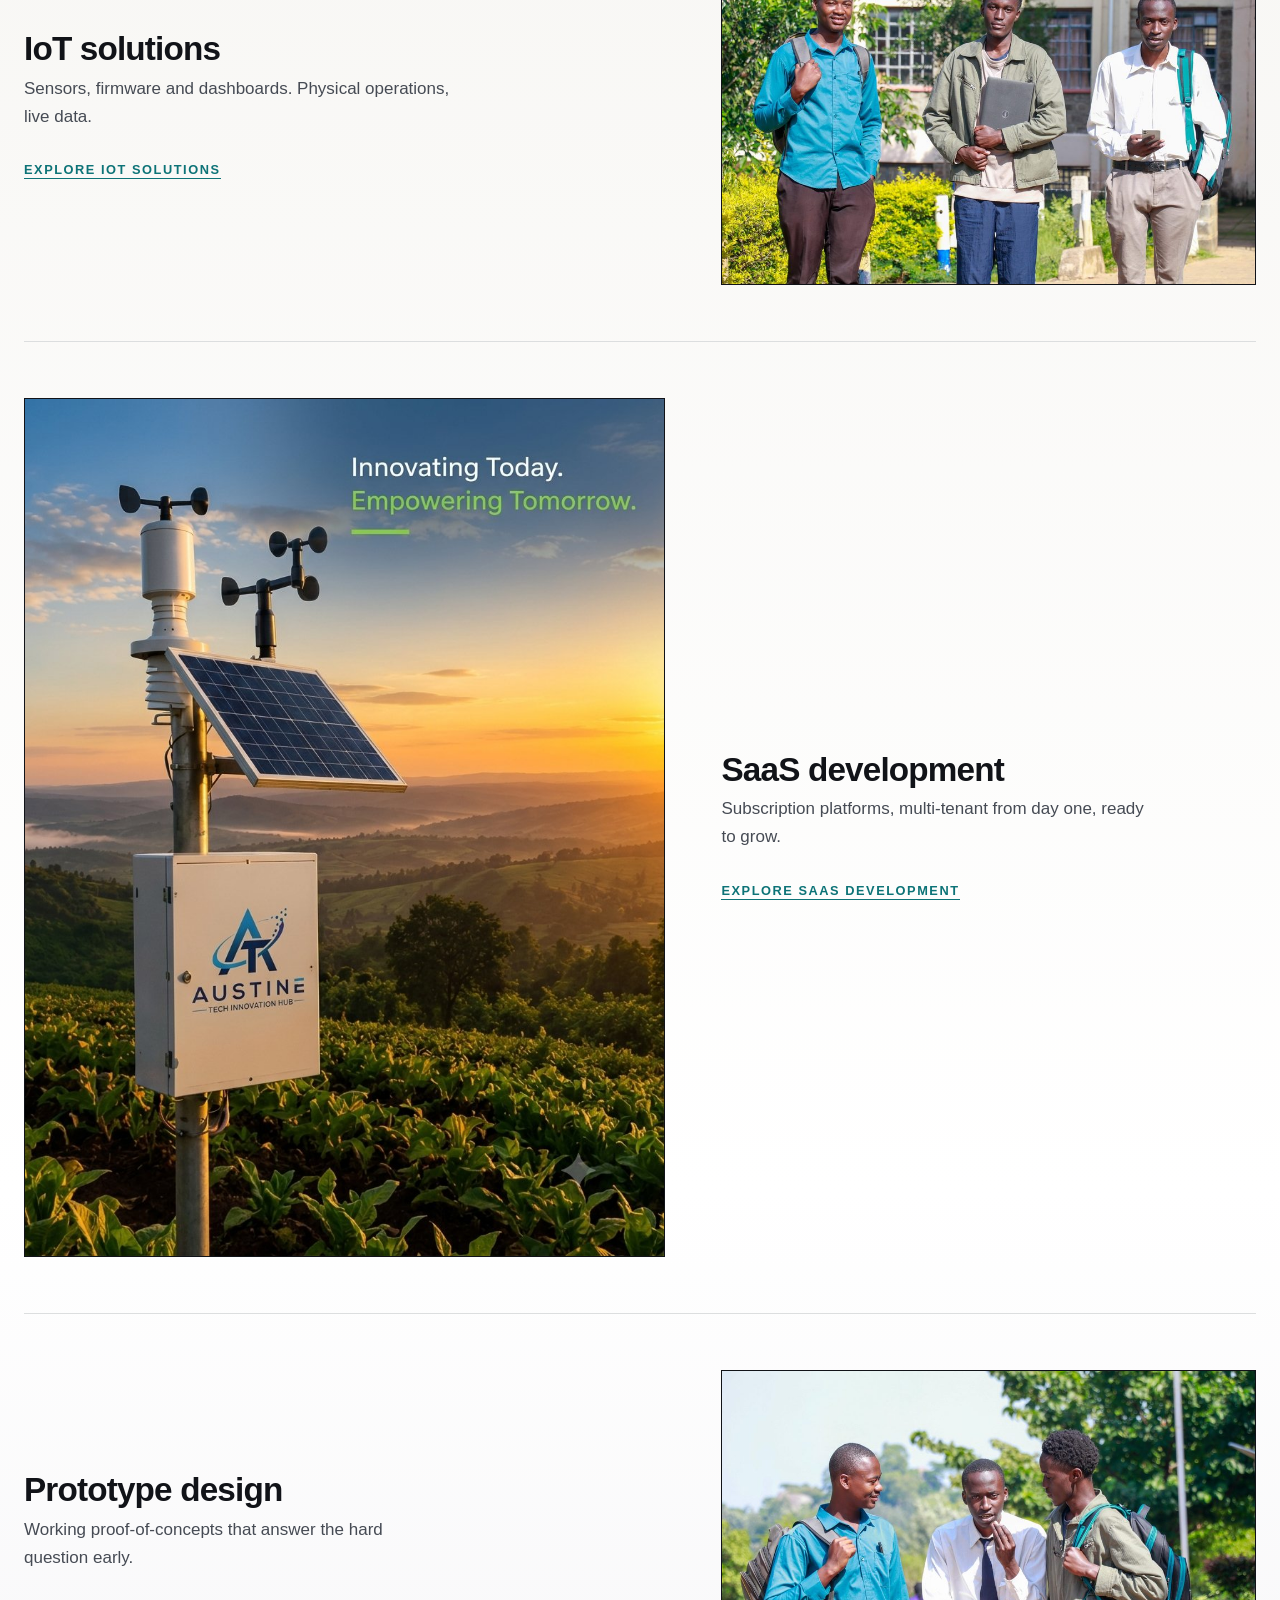
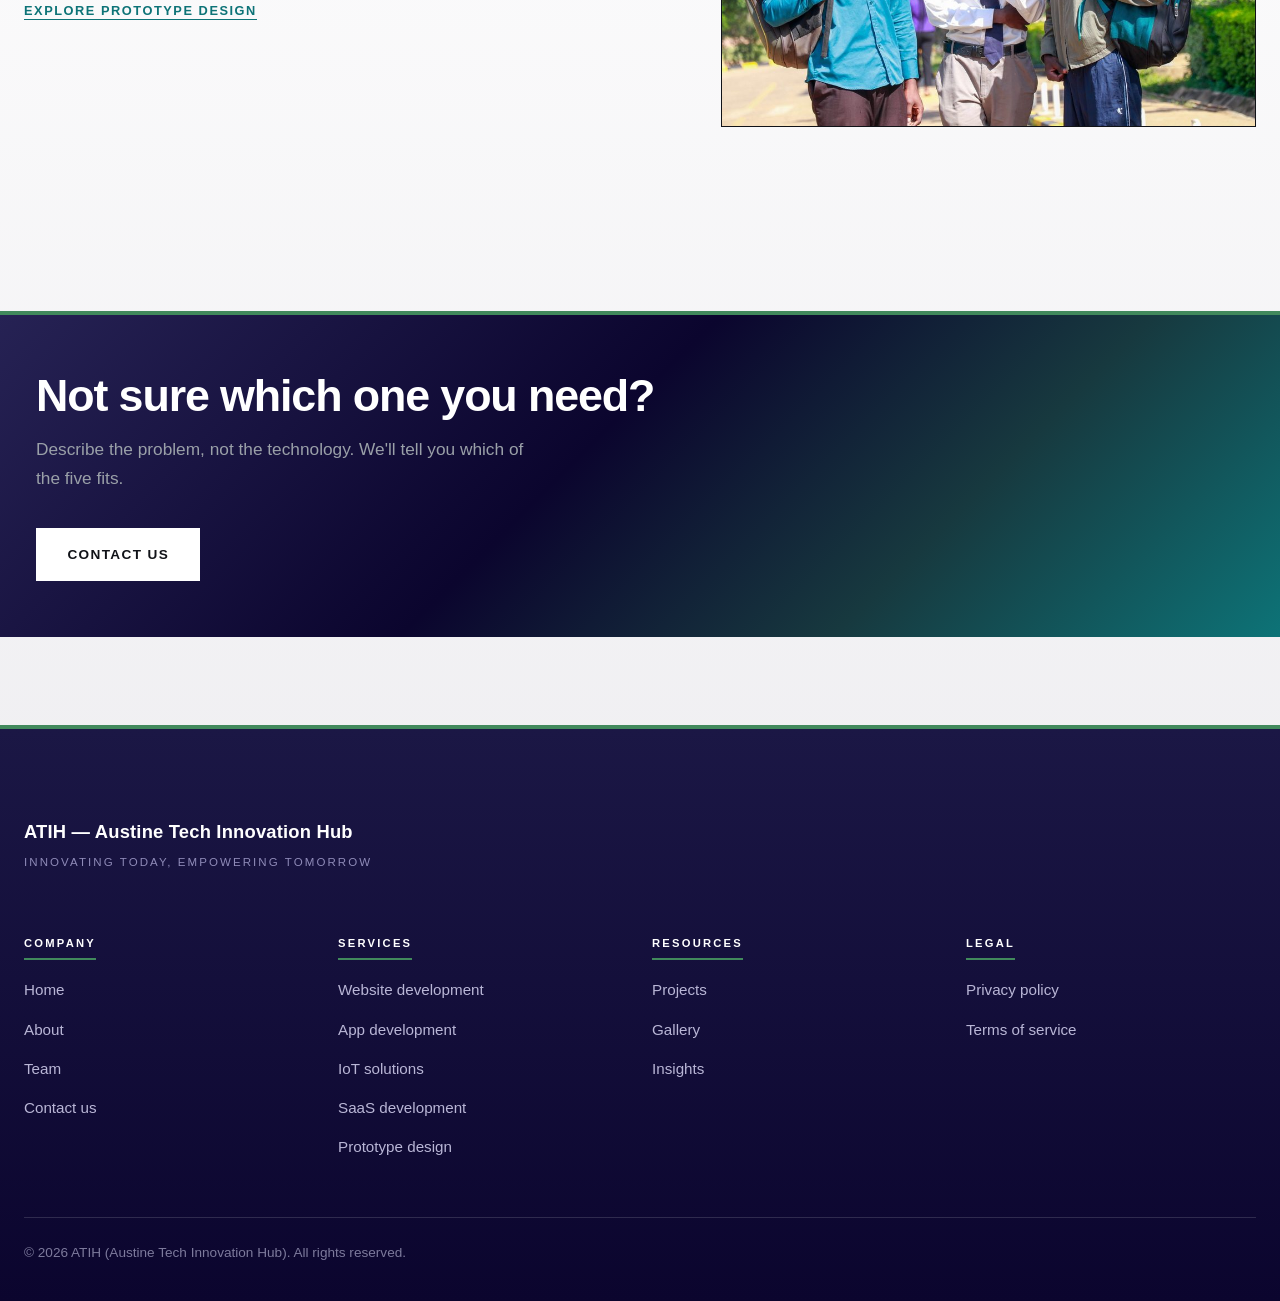
<file: services/index.html>
﻿<!DOCTYPE html>
<html lang="en">
<head>
  <meta charset="UTF-8">
  <meta name="viewport" content="width=device-width, initial-scale=1.0">
  <title>Services — ATIH | Web, Apps, IoT, SaaS and Prototypes</title>
  <meta name="description" content="Five product development services under one roof: websites, mobile apps, IoT systems, SaaS platforms and prototypes.">
  <link rel="stylesheet" href="../css/styles.css">
  <link rel="icon" type="image/svg+xml" href="../favicon.svg">
  <meta property="og:type" content="website">
  <meta property="og:site_name" content="ATIH — Austine Tech Innovation Hub">
  <meta property="og:title" content="Services">
  <meta property="og:description" content="Five product development services under one roof: websites, mobile apps, IoT systems, SaaS platforms and prototypes.">
  <meta property="og:url" content="https://austinetech.dev/services/index.html">
  <meta property="og:image" content="https://austinetech.dev/images/team/team-group.jpg">
  <meta name="twitter:card" content="summary_large_image">
</head>
<body data-page="services">

  <a class="skip-link" href="#main-content">Skip to content</a>

  <header class="site-header">
    <a class="brand-block" href="../index.html" aria-label="ATIH — Austine Tech Innovation Hub">
      <div class="brand-scene" aria-hidden="true">
        <div class="brand-card">
          <div class="brand-face brand-front">
            <img class="brand-logo-img" src="../images/brand/logo.jpg" srcset="../images/brand/logo-132.jpg 132w, ../images/brand/logo-264.jpg 264w, ../images/brand/logo.jpg 1254w" sizes="66px" alt="ATIH Logo" width="66" height="66">
          </div>
          <div class="brand-face brand-back">
            <span class="brand-slogan">
              <span class="slogan-line">Innovating Today,</span>
              <span class="slogan-line">Empowering Tomorrow</span>
            </span>
          </div>
        </div>
      </div>
      <div class="brand-text">
        <span class="brand-name">ATIH</span>
        <span class="brand-full">Austine Tech Innovation Hub</span>
      </div>
    </a>
    <nav class="site-nav" id="site-nav" aria-label="Main navigation">
      <ul class="nav-list">
        <li class="nav-item"><a class="nav-link" href="../index.html">Home</a></li>
        <li class="nav-item"><a class="nav-link" href="../about.html">About</a></li>
        <li class="nav-item"><a class="nav-link" href="index.html">Services</a></li>
        <li class="nav-item"><a class="nav-link" href="../work.html">Projects</a></li>
        <li class="nav-item"><a class="nav-link" href="../gallery.html">Gallery</a></li>
        <li class="nav-item"><a class="nav-link" href="../team.html">Team</a></li>
        <li class="nav-item"><a class="nav-link nav-cta" href="../contact.html">Contact us</a></li>
      </ul>
    </nav>
    <button class="nav-toggle" type="button" aria-expanded="false" aria-controls="site-nav">
      <span class="nav-toggle-label"></span>
    </button>
  </header>

  <main id="main-content">

    <div class="page-header">
      <p class="breadcrumb"><a href="../index.html">Home</a> / Services</p>
      <h1 class="page-title">Five disciplines. One team.</h1>
      <p class="page-intro">Engage one, or combine them into a single end-to-end build.</p>
    </div>

    <section class="section section-service-list">
      <div class="service-list">

        <div class="service-row" data-animate>
          <div class="service-row-body">
            <h2 class="service-row-title"><a class="service-row-link" href="web-development.html">Website development</a></h2>
            <p class="service-row-text">Sites that load fast, rank well and stay easy for your own team to run.</p>
            <a class="service-row-more text-link" href="web-development.html">Explore web development</a>
          </div>
          <div class="service-row-media">
            <img src="../images/services/web-development.jpg" alt="A developer building a responsive marketing website" width="480" loading="lazy">
          </div>
        </div>

        <div class="service-row" data-animate>
          <div class="service-row-body">
            <h2 class="service-row-title"><a class="service-row-link" href="app-development.html">App development</a></h2>
            <p class="service-row-text">Android and iOS apps built for weak networks and real users first.</p>
            <a class="service-row-more text-link" href="app-development.html">Explore app development</a>
          </div>
          <div class="service-row-media">
            <img src="../images/services/app-ui.jpg" srcset="../images/services/app-ui-480.jpg 480w, ../images/services/app-ui.jpg 736w" sizes="(max-width: 820px) 100vw, 50vw" alt="A mobile application being tested on a smartphone" width="480" loading="lazy">
          </div>
        </div>

        <div class="service-row" data-animate>
          <div class="service-row-body">
            <h2 class="service-row-title"><a class="service-row-link" href="iot-solutions.html">IoT solutions</a></h2>
            <p class="service-row-text">Sensors, firmware and dashboards. Physical operations, live data.</p>
            <a class="service-row-more text-link" href="iot-solutions.html">Explore IoT solutions</a>
          </div>
          <div class="service-row-media">
            <img src="../images/services/workspace-hardware.jpg" srcset="../images/services/workspace-hardware-480.jpg 480w, ../images/services/workspace-hardware-960.jpg 960w, ../images/services/workspace-hardware-1440.jpg 1440w, ../images/services/workspace-hardware.jpg 1920w" sizes="(max-width: 820px) 100vw, 50vw" alt="A prototype IoT sensor device connected to a monitoring dashboard" width="480" loading="lazy">
          </div>
        </div>

        <div class="service-row" data-animate>
          <div class="service-row-body">
            <h2 class="service-row-title"><a class="service-row-link" href="saas-development.html">SaaS development</a></h2>
            <p class="service-row-text">Subscription platforms, multi-tenant from day one, ready to grow.</p>
            <a class="service-row-more text-link" href="saas-development.html">Explore SaaS development</a>
          </div>
          <div class="service-row-media">
            <img src="../images/brand/banner.jpg" srcset="../images/brand/banner-480.jpg 480w, ../images/brand/banner.jpg 896w" sizes="(max-width: 820px) 100vw, 50vw" alt="A software dashboard for a subscription platform" width="480" loading="lazy">
          </div>
        </div>

        <div class="service-row" data-animate>
          <div class="service-row-body">
            <h2 class="service-row-title"><a class="service-row-link" href="prototype-design.html">Prototype design</a></h2>
            <p class="service-row-text">Working proof-of-concepts that answer the hard question early.</p>
            <a class="service-row-more text-link" href="prototype-design.html">Explore prototype design</a>
          </div>
          <div class="service-row-media">
            <img src="../images/services/prototype-circuit.jpg" srcset="../images/services/prototype-circuit-480.jpg 480w, ../images/services/prototype-circuit-960.jpg 960w, ../images/services/prototype-circuit-1440.jpg 1440w, ../images/services/prototype-circuit.jpg 1920w" sizes="(max-width: 820px) 100vw, 50vw" alt="A hardware prototype on a workbench with circuit boards" width="480" loading="lazy">
          </div>
        </div>

      </div>
    </section>

    <section class="cta-band">
      <h2 class="cta-title">Not sure which one you need?</h2>
      <p class="cta-text">Describe the problem, not the technology. We'll tell you which of the five fits.</p>
      <p class="cta-actions"><a class="button-primary" href="../contact.html">Contact us</a></p>
    </section>

  </main>

  <footer class="site-footer">
    <div class="footer-brand">
      <p class="footer-brand-name">ATIH — Austine Tech Innovation Hub</p>
      <p class="footer-tagline">Innovating Today, Empowering Tomorrow</p>
    </div>
    <div class="footer-columns">
      <div class="footer-column">
        <p class="footer-heading">Company</p>
        <ul class="footer-list">
          <li><a class="footer-link" href="../index.html">Home</a></li>
          <li><a class="footer-link" href="../about.html">About</a></li>
          <li><a class="footer-link" href="../team.html">Team</a></li>
          <li><a class="footer-link" href="../contact.html">Contact us</a></li>
        </ul>
      </div>
      <div class="footer-column">
        <p class="footer-heading">Services</p>
        <ul class="footer-list">
          <li><a class="footer-link" href="web-development.html">Website development</a></li>
          <li><a class="footer-link" href="app-development.html">App development</a></li>
          <li><a class="footer-link" href="iot-solutions.html">IoT solutions</a></li>
          <li><a class="footer-link" href="saas-development.html">SaaS development</a></li>
          <li><a class="footer-link" href="prototype-design.html">Prototype design</a></li>
        </ul>
      </div>
      <div class="footer-column">
        <p class="footer-heading">Resources</p>
        <ul class="footer-list">
          <li><a class="footer-link" href="../work.html">Projects</a></li>
          <li><a class="footer-link" href="../gallery.html">Gallery</a></li>
          <li><a class="footer-link" href="../insights.html">Insights</a></li>
        </ul>
      </div>
      <div class="footer-column">
        <p class="footer-heading">Legal</p>
        <ul class="footer-list">
          <li><a class="footer-link" href="../privacy.html">Privacy policy</a></li>
          <li><a class="footer-link" href="../terms.html">Terms of service</a></li>
        </ul>
      </div>
    </div>
    <div class="footer-legal">
      <p class="footer-copyright">&copy; 2026 ATIH (Austine Tech Innovation Hub). All rights reserved.</p>
    </div>
  </footer>

  <script src="../js/main.js" defer></script>
</body>
</html>
</file>
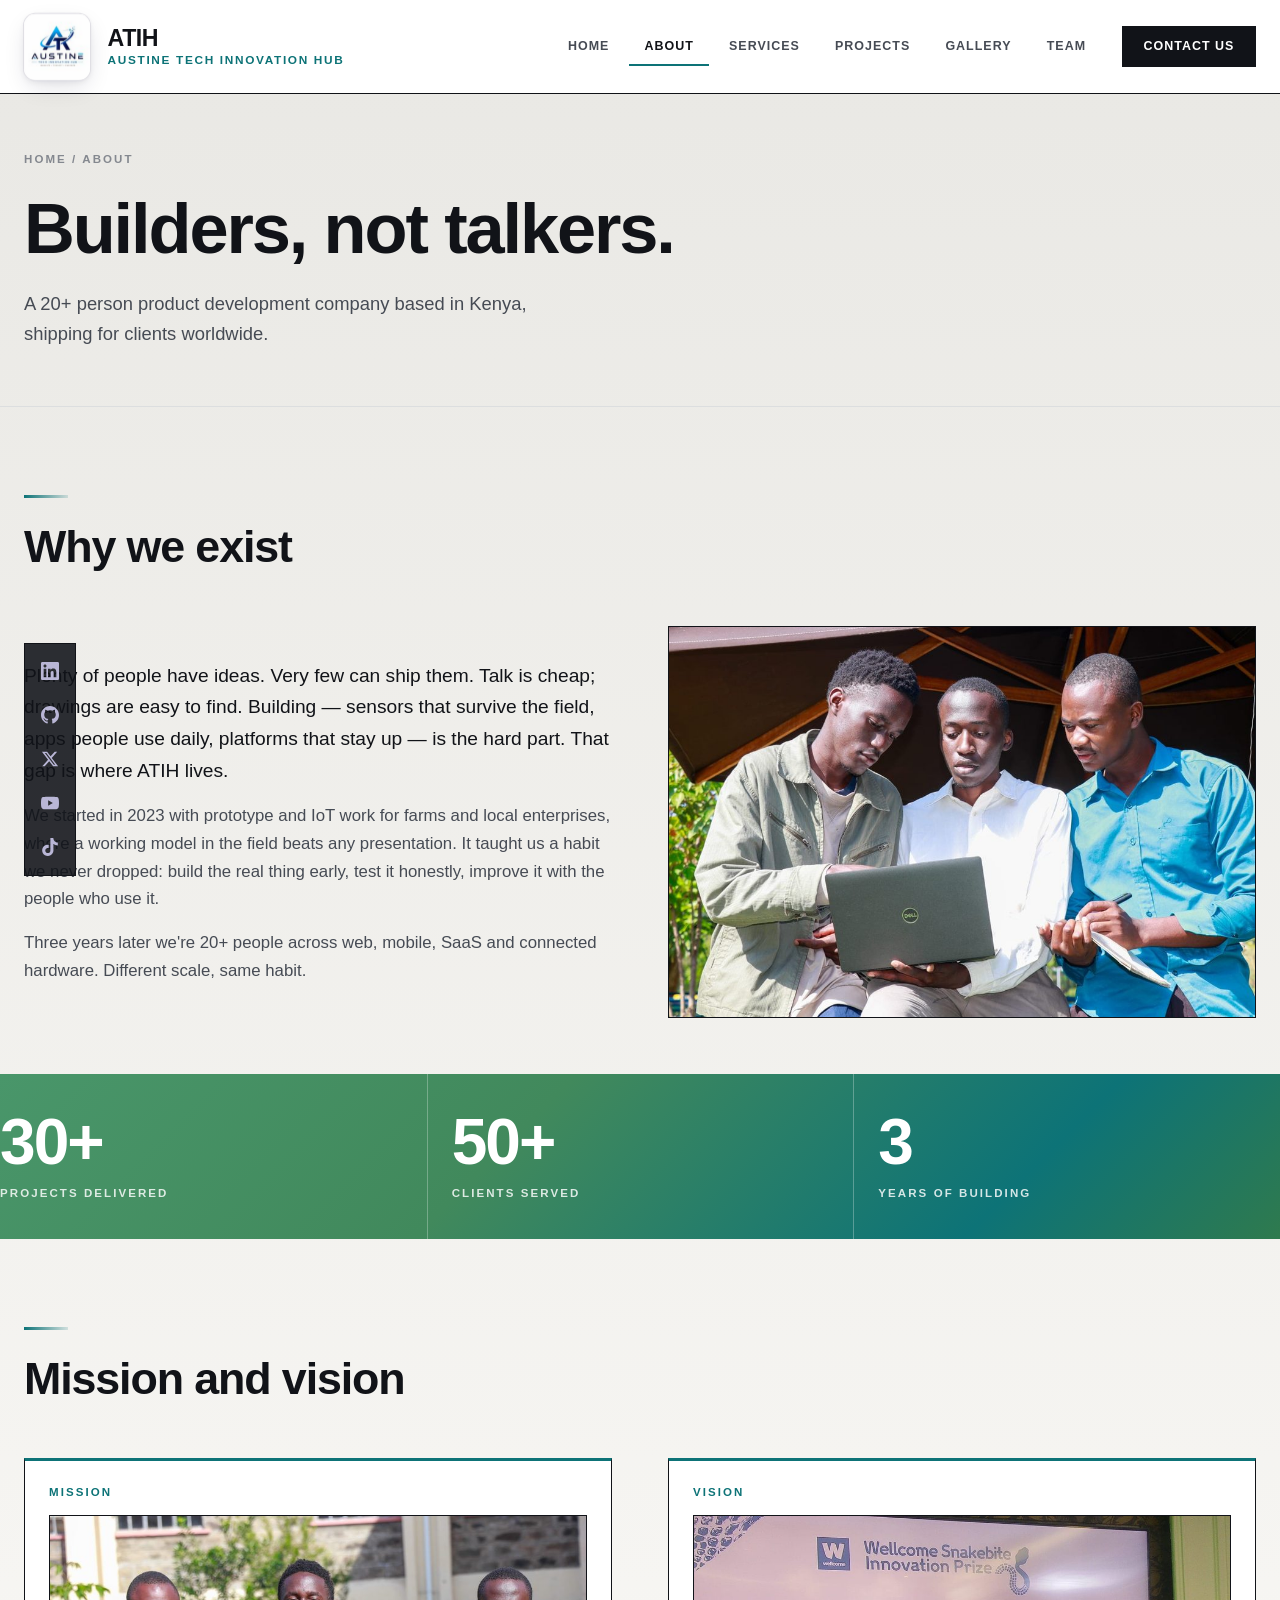
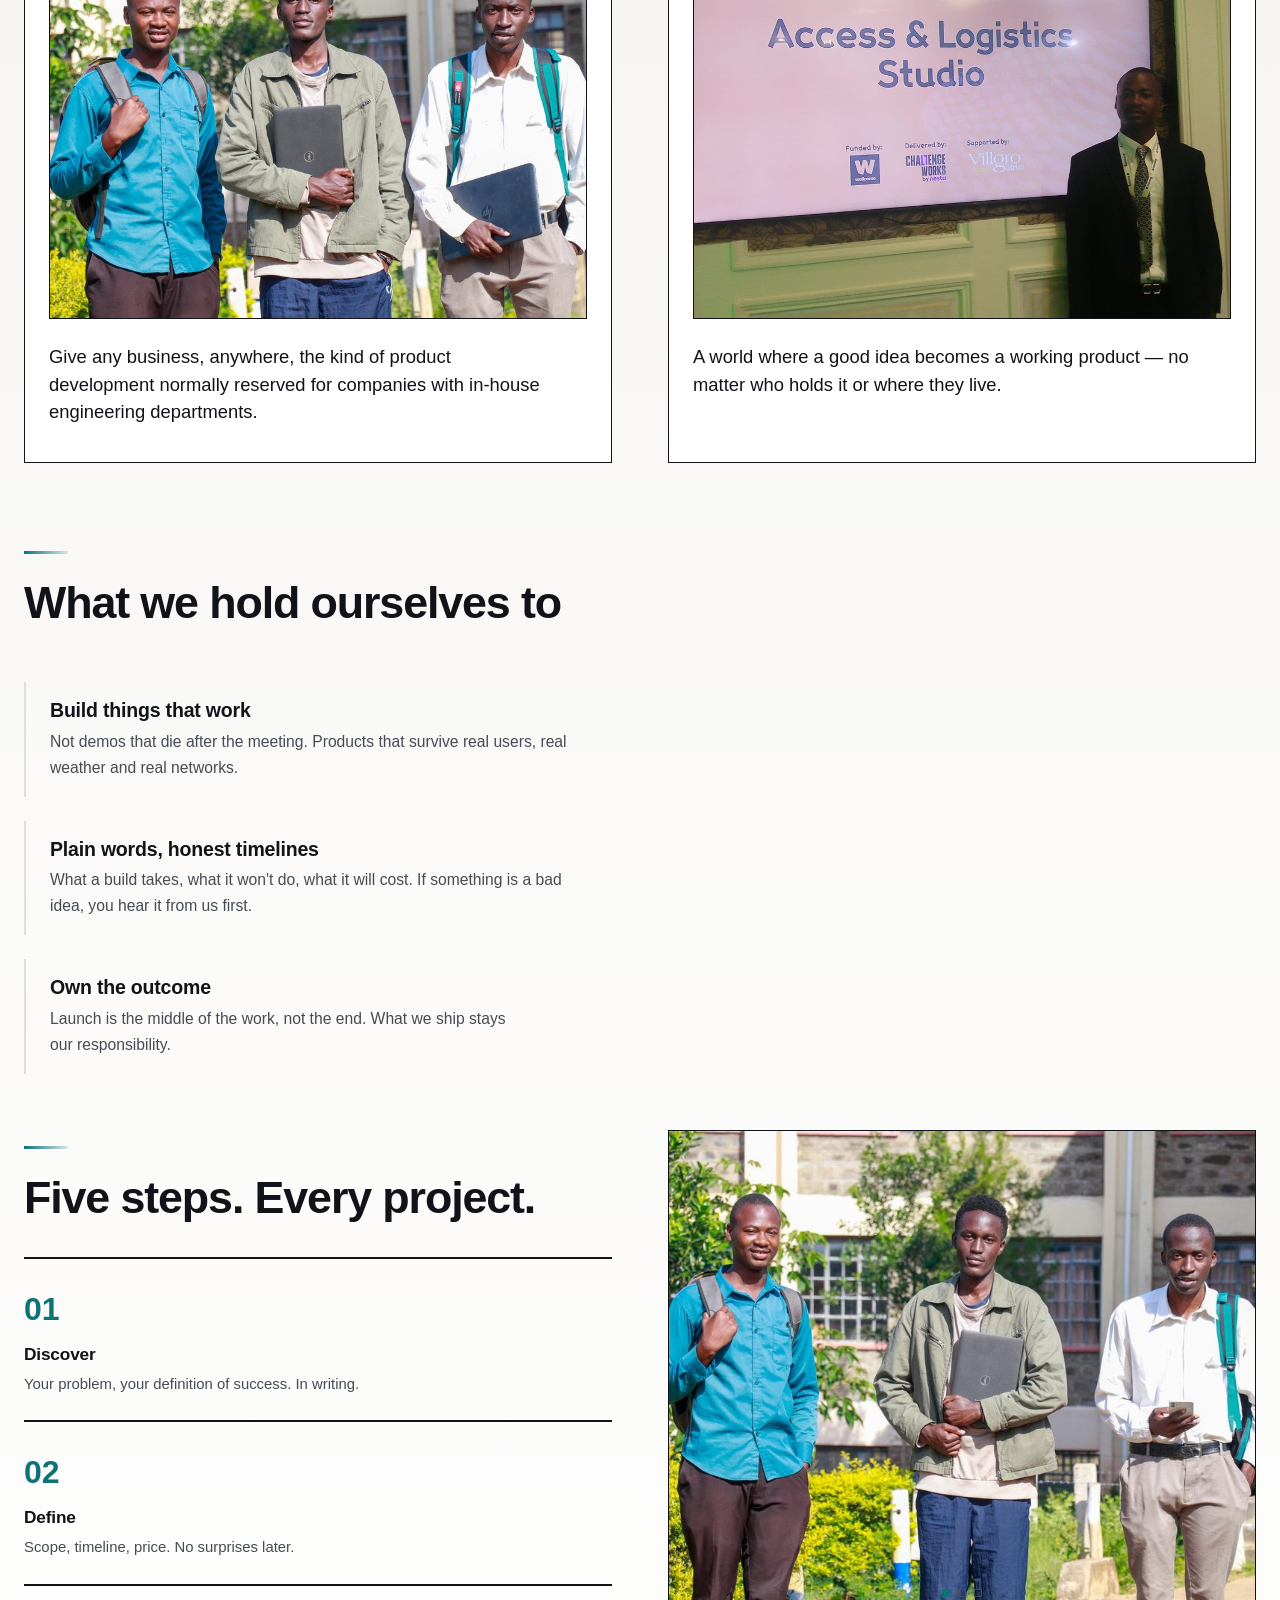
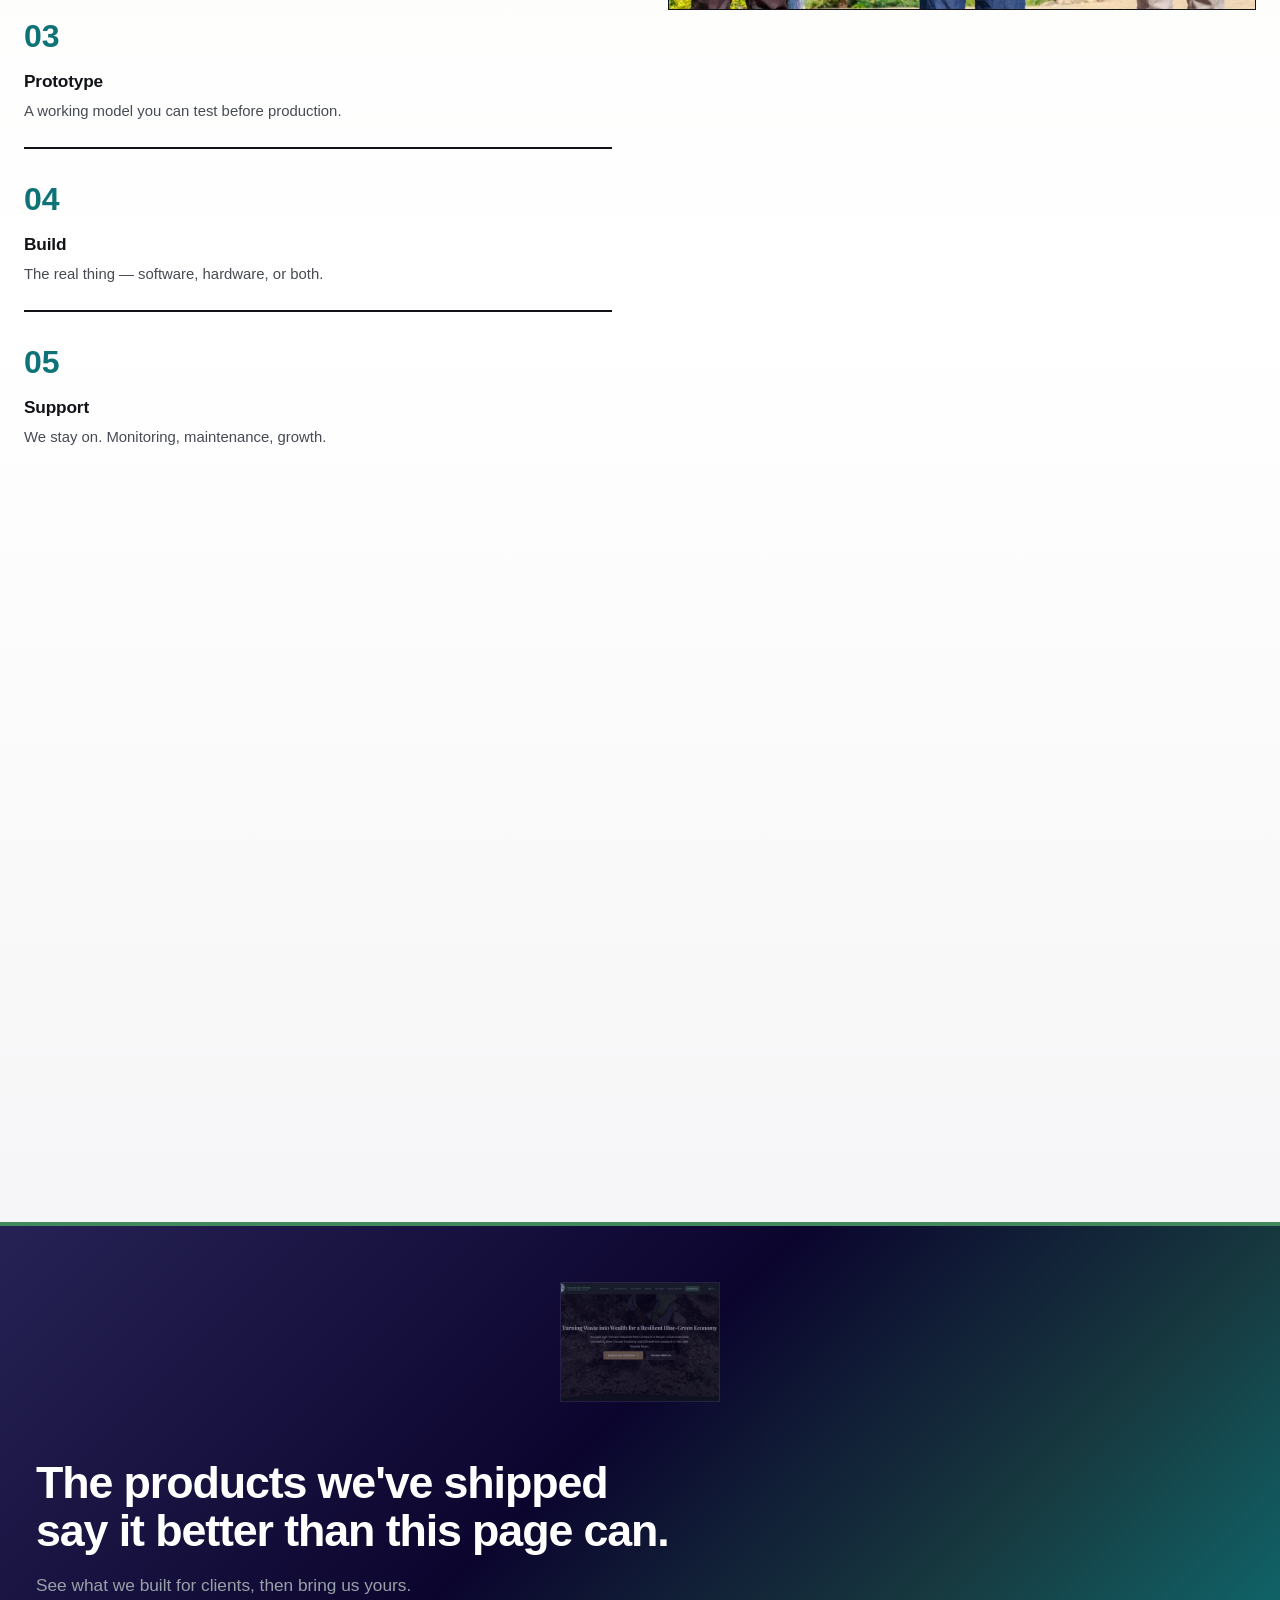
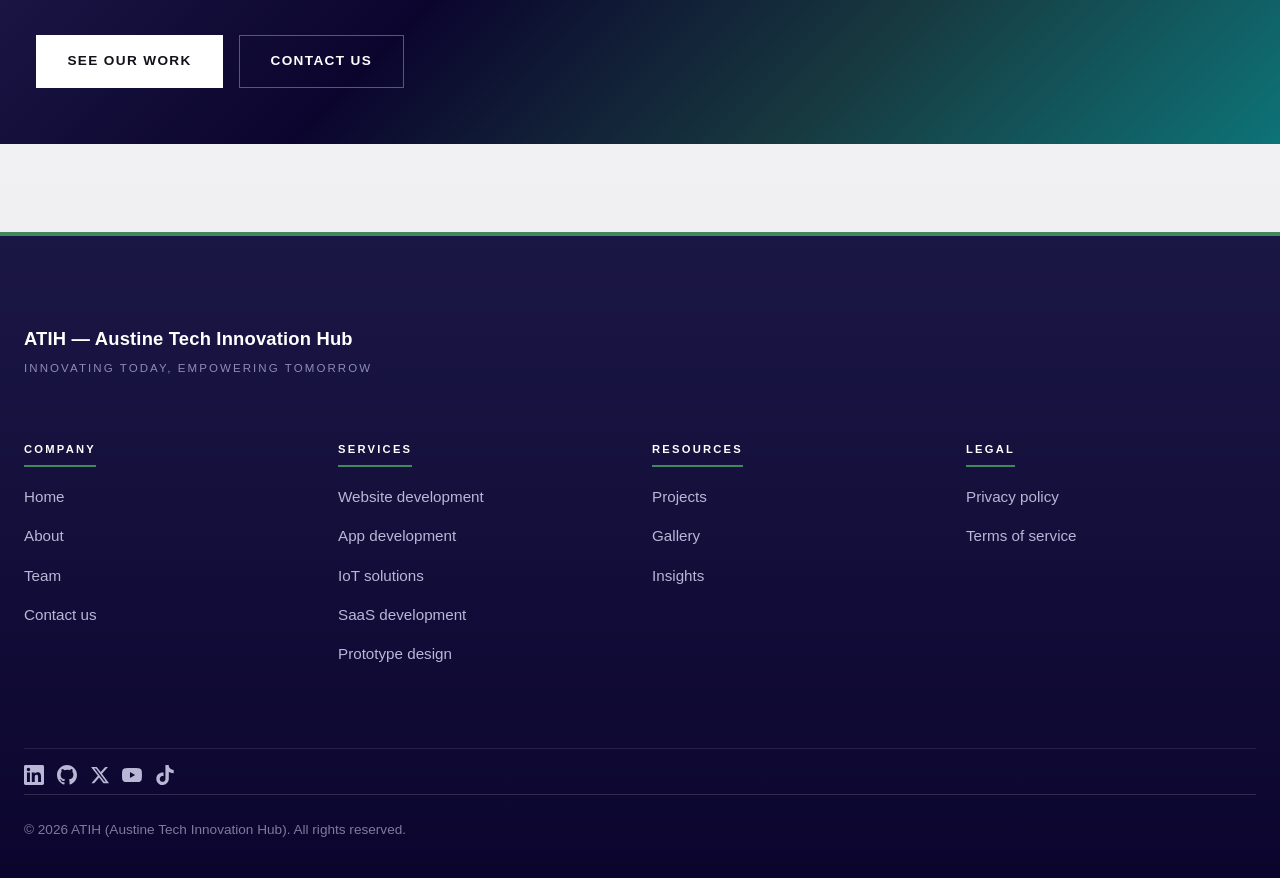
<file: about.html>
﻿<!DOCTYPE html>
<html lang="en">
<head>
  <meta charset="UTF-8">
  <meta name="viewport" content="width=device-width, initial-scale=1.0">
  <title>About — ATIH | Austine Tech Innovation Hub</title>
  <meta name="description" content="ATIH is a 20+ person product development company based in Kenya, shipping for clients worldwide. From idea to prototype to production.">
  <link rel="stylesheet" href="css/styles.css">
  <link rel="icon" type="image/svg+xml" href="favicon.svg">
  <meta property="og:type" content="website">
  <meta property="og:site_name" content="ATIH — Austine Tech Innovation Hub">
  <meta property="og:title" content="About ATIH — Builders, not talkers">
  <meta property="og:description" content="A 20+ person product development company based in Kenya, shipping for clients worldwide.">
  <meta property="og:image" content="https://austinetech.dev/images/team/team-group.jpg">
  <meta name="twitter:card" content="summary_large_image">
</head>
<body data-page="about">

  <a class="skip-link" href="#main-content">Skip to content</a>

  <header class="site-header">
    <a class="brand-block" href="index.html" aria-label="ATIH — Austine Tech Innovation Hub">
      <div class="brand-scene" aria-hidden="true">
        <div class="brand-card">
          <div class="brand-face brand-front">
            <img class="brand-logo-img" src="images/brand/logo.jpg" srcset="images/brand/logo-132.jpg 132w, images/brand/logo-264.jpg 264w, images/brand/logo.jpg 1254w" sizes="66px" alt="ATIH Logo" width="66" height="66">
          </div>
          <div class="brand-face brand-back">
            <span class="brand-slogan">
              <span class="slogan-line">Innovating Today,</span>
              <span class="slogan-line">Empowering Tomorrow</span>
            </span>
          </div>
        </div>
      </div>
      <div class="brand-text">
        <span class="brand-name">ATIH</span>
        <span class="brand-full">Austine Tech Innovation Hub</span>
      </div>
    </a>
    <nav class="site-nav" id="site-nav" aria-label="Main navigation">
      <ul class="nav-list">
        <li class="nav-item"><a class="nav-link" href="index.html">Home</a></li>
        <li class="nav-item"><a class="nav-link" href="about.html">About</a></li>
        <li class="nav-item"><a class="nav-link" href="services/index.html">Services</a></li>
        <li class="nav-item"><a class="nav-link" href="work.html">Projects</a></li>
        <li class="nav-item"><a class="nav-link" href="gallery.html">Gallery</a></li>
        <li class="nav-item"><a class="nav-link" href="team.html">Team</a></li>
        <li class="nav-item"><a class="nav-link nav-cta" href="contact.html">Contact us</a></li>
      </ul>
    </nav>
    <button class="nav-toggle" type="button" aria-expanded="false" aria-controls="site-nav">
      <span class="nav-toggle-label"></span>
    </button>
  </header>

  <main id="main-content">

    <div class="page-header">
      <p class="breadcrumb"><a href="index.html">Home</a> / About</p>
      <h1 class="page-title">Builders, not talkers.</h1>
      <p class="page-intro">A 20+ person product development company based in Kenya, shipping for clients worldwide.</p>
    </div>

    <!-- ============ STORY ============ -->
    <section class="section section-story">
      <div class="section-head" data-animate>
        <span class="accent-bar"></span>
        <h2 class="section-title">Why we exist</h2>
      </div>
      <div class="story-grid">
        <div class="story-body" data-animate>
          <p>Plenty of people have ideas. Very few can ship them. Talk is cheap; drawings are easy to find. Building — sensors that survive the field, apps people use daily, platforms that stay up — is the hard part. That gap is where ATIH lives.</p>
          <p>We started in 2023 with prototype and IoT work for farms and local enterprises, where a working model in the field beats any presentation. It taught us a habit we never dropped: build the real thing early, test it honestly, improve it with the people who use it.</p>
          <p>Three years later we're 20+ people across web, mobile, SaaS and connected hardware. Different scale, same habit.</p>
        </div>
        <figure class="story-figure" data-animate style="--motion-delay: 90ms;">
          <img src="images/team/team-outdoors.jpg" srcset="images/team/team-outdoors-480.jpg 480w, images/team/team-outdoors-960.jpg 960w, images/team/team-outdoors-1440.jpg 1440w, images/team/team-outdoors.jpg 1500w" sizes="(max-width: 820px) 100vw, 45vw" alt="The ATIH team working in the field with a client" loading="lazy" decoding="async">
        </figure>
      </div>
    </section>

    <!-- ============ STATS ============ -->
    <section class="stats-band" aria-label="Company track record">
      <div class="stat-card" data-animate>
        <p class="stat-number"><span data-countup="30" data-suffix="+">30+</span></p>
        <p class="stat-label">Projects delivered</p>
      </div>
      <div class="stat-card" data-animate style="--motion-delay: 80ms;">
        <p class="stat-number"><span data-countup="50" data-suffix="+">50+</span></p>
        <p class="stat-label">Clients served</p>
      </div>
      <div class="stat-card" data-animate style="--motion-delay: 160ms;">
        <p class="stat-number"><span data-countup="3">3</span></p>
        <p class="stat-label">Years of building</p>
      </div>
    </section>

    <!-- ============ MISSION / VISION ============ -->
    <section class="section section-mission">
      <div class="section-head" data-animate>
        <span class="accent-bar"></span>
        <h2 class="section-title">Mission and vision</h2>
      </div>
      <div class="mission-grid">
        <div class="mission-card" data-animate>
          <h3 class="mission-card-title">Mission</h3>
          <figure class="mission-media">
            <img src="images/services/workspace-collab.jpg" srcset="images/services/workspace-collab-480.jpg 480w, images/services/workspace-collab-960.jpg 960w, images/services/workspace-collab-1440.jpg 1440w, images/services/workspace-collab.jpg 1920w" sizes="(max-width: 820px) 100vw, 50vw" alt="ATIH engineers and a client building together" loading="lazy" decoding="async">
          </figure>
          <p class="mission-card-text">Give any business, anywhere, the kind of product development normally reserved for companies with in-house engineering departments.</p>
        </div>
        <div class="mission-card" data-animate style="--motion-delay: 80ms;">
          <h3 class="mission-card-title">Vision</h3>
          <figure class="mission-media">
            <img src="images/events/event-presentation.jpg" srcset="images/events/event-presentation-480.jpg 480w, images/events/event-presentation-960.jpg 960w, images/events/event-presentation-1440.jpg 1440w, images/events/event-presentation.jpg 1600w" sizes="(max-width: 820px) 100vw, 50vw" alt="ATIH presenting a finished product to an audience" loading="lazy" decoding="async">
          </figure>
          <p class="mission-card-text">A world where a good idea becomes a working product — no matter who holds it or where they live.</p>
        </div>
      </div>
    </section>

    <!-- ============ VALUES ============ -->
    <section class="section section-values">
      <div class="section-head" data-animate>
        <span class="accent-bar"></span>
        <h2 class="section-title">What we hold ourselves to</h2>
      </div>
      <div class="values-list">
        <div class="value-item" data-animate>
          <h3 class="value-title">Build things that work</h3>
          <p class="value-text">Not demos that die after the meeting. Products that survive real users, real weather and real networks.</p>
        </div>
        <div class="value-item" data-animate style="--motion-delay: 80ms;">
          <h3 class="value-title">Plain words, honest timelines</h3>
          <p class="value-text">What a build takes, what it won't do, what it will cost. If something is a bad idea, you hear it from us first.</p>
        </div>
        <div class="value-item" data-animate style="--motion-delay: 160ms;">
          <h3 class="value-title">Own the outcome</h3>
          <p class="value-text">Launch is the middle of the work, not the end. What we ship stays our responsibility.</p>
        </div>
      </div>
    </section>

    <!-- ============ PROCESS (freeze) ============ -->
    <section class="freeze-section" data-freeze id="process">
      <div class="freeze-sticky">
        <div class="section-head">
          <span class="accent-bar"></span>
          <h2 class="section-title">Five steps. Every project.</h2>
        </div>
        <ol class="process-steps">
          <li class="process-step">
            <p class="step-number">01</p>
            <h3 class="step-title">Discover</h3>
            <p class="step-text">Your problem, your definition of success. In writing.</p>
          </li>
          <li class="process-step">
            <p class="step-number">02</p>
            <h3 class="step-title">Define</h3>
            <p class="step-text">Scope, timeline, price. No surprises later.</p>
          </li>
          <li class="process-step">
            <p class="step-number">03</p>
            <h3 class="step-title">Prototype</h3>
            <p class="step-text">A working model you can test before production.</p>
          </li>
          <li class="process-step">
            <p class="step-number">04</p>
            <h3 class="step-title">Build</h3>
            <p class="step-text">The real thing — software, hardware, or both.</p>
          </li>
          <li class="process-step">
            <p class="step-number">05</p>
            <h3 class="step-title">Support</h3>
            <p class="step-text">We stay on. Monitoring, maintenance, growth.</p>
          </li>
        </ol>
      </div>
      <div class="freeze-visual">
        <img class="freeze-image active" src="images/services/workspace-hardware.jpg" srcset="images/services/workspace-hardware-480.jpg 480w, images/services/workspace-hardware-960.jpg 960w, images/services/workspace-hardware-1440.jpg 1440w, images/services/workspace-hardware.jpg 1920w" sizes="(max-width: 820px) 100vw, 50vw" alt="ATIH process discovery" loading="lazy">
        <img class="freeze-image" src="images/services/prototype-bench.jpg" srcset="images/services/prototype-bench-480.jpg 480w, images/services/prototype-bench-960.jpg 960w, images/services/prototype-bench-1440.jpg 1440w, images/services/prototype-bench.jpg 1920w" sizes="(max-width: 820px) 100vw, 50vw" alt="ATIH process prototype" loading="lazy">
        <img class="freeze-image" src="images/services/prototype-testing.jpg" srcset="images/services/prototype-testing-480.jpg 480w, images/services/prototype-testing-960.jpg 960w, images/services/prototype-testing-1440.jpg 1440w, images/services/prototype-testing.jpg 1920w" sizes="(max-width: 820px) 100vw, 50vw" alt="ATIH process support" loading="lazy">
        <div class="freeze-indicator">
          <span class="freeze-dot active"></span><span class="freeze-dot"></span><span class="freeze-dot"></span>
        </div>
      </div>
    </section>

    <!-- ============ CTA ============ -->
    <section class="cta-band matrix-band">
      <div class="matrix-image-strip">
        <img src="images/projects/bunyala-agriclimate.jpg" srcset="images/projects/bunyala-agriclimate-480.jpg 480w, images/projects/bunyala-agriclimate-960.jpg 960w, images/projects/bunyala-agriclimate-1440.jpg 1440w, images/projects/bunyala-agriclimate.jpg 1680w" sizes="160px" alt="" loading="lazy">
      </div>
      <h2 class="cta-title">The products we've shipped say it better than this page can.</h2>
      <p class="cta-text">See what we built for clients, then bring us yours.</p>
      <p class="cta-actions">
        <a class="button-primary" href="work.html">See our work</a>
        <a class="button-secondary" href="contact.html">Contact us</a>
      </p>
    </section>

  </main>

  <footer class="site-footer">
    <div class="footer-brand">
      <p class="footer-brand-name">ATIH — Austine Tech Innovation Hub</p>
      <p class="footer-tagline">Innovating Today, Empowering Tomorrow</p>
    </div>
    <div class="footer-columns">
      <div class="footer-column">
        <p class="footer-heading">Company</p>
        <ul class="footer-list">
          <li><a class="footer-link" href="index.html">Home</a></li>
          <li><a class="footer-link" href="about.html">About</a></li>
          <li><a class="footer-link" href="team.html">Team</a></li>
          <li><a class="footer-link" href="contact.html">Contact us</a></li>
        </ul>
      </div>
      <div class="footer-column">
        <p class="footer-heading">Services</p>
        <ul class="footer-list">
          <li><a class="footer-link" href="services/web-development.html">Website development</a></li>
          <li><a class="footer-link" href="services/app-development.html">App development</a></li>
          <li><a class="footer-link" href="services/iot-solutions.html">IoT solutions</a></li>
          <li><a class="footer-link" href="services/saas-development.html">SaaS development</a></li>
          <li><a class="footer-link" href="services/prototype-design.html">Prototype design</a></li>
        </ul>
      </div>
      <div class="footer-column">
        <p class="footer-heading">Resources</p>
        <ul class="footer-list">
          <li><a class="footer-link" href="work.html">Projects</a></li>
          <li><a class="footer-link" href="gallery.html">Gallery</a></li>
          <li><a class="footer-link" href="insights.html">Insights</a></li>
        </ul>
      </div>
      <div class="footer-column">
        <p class="footer-heading">Legal</p>
        <ul class="footer-list">
          <li><a class="footer-link" href="privacy.html">Privacy policy</a></li>
          <li><a class="footer-link" href="terms.html">Terms of service</a></li>
        </ul>
      </div>
    </div>
    <div class="footer-social">
      <a href="https://www.linkedin.com/in/austine-wandera-b14523344/" target="_blank" rel="noopener" aria-label="LinkedIn"><svg viewBox="0 0 24 24" fill="currentColor"><path d="M20.447 20.452h-3.554v-5.569c0-1.328-.027-3.037-1.852-3.037-1.853 0-2.136 1.445-2.136 2.939v5.667H9.351V9h3.414v1.561h.046c.477-.9 1.637-1.85 3.37-1.85 3.601 0 4.267 2.37 4.267 5.455v6.286zM5.337 7.433c-1.144 0-2.063-.926-2.063-2.065 0-1.138.92-2.063 2.063-2.063 1.14 0 2.064.925 2.064 2.063 0 1.139-.925 2.065-2.064 2.065zm1.782 13.019H3.555V9h3.564v11.452zM22.225 0H1.771C.792 0 0 .774 0 1.729v20.542C0 23.227.792 24 1.771 24h20.451C23.2 24 24 23.227 24 22.271V1.729C24 .774 23.2 0 22.222 0h.003z"/></svg></a>
      <a href="https://github.com/Greenbird122" target="_blank" rel="noopener" aria-label="GitHub"><svg viewBox="0 0 24 24" fill="currentColor"><path d="M12 0C5.374 0 0 5.373 0 12c0 5.302 3.438 9.8 8.207 11.387.599.111.793-.261.793-.577v-2.234c-3.338.726-4.033-1.416-4.033-1.416-.546-1.387-1.333-1.756-1.333-1.756-1.089-.745.083-.729.083-.729 1.205.084 1.839 1.237 1.839 1.237 1.07 1.834 2.807 1.304 3.492.997.107-.775.418-1.305.762-1.604-2.665-.305-5.467-1.334-5.467-5.931 0-1.311.469-2.381 1.236-3.221-.124-.303-.535-1.524.117-3.176 0 0 1.008-.322 3.301 1.23A11.509 11.509 0 0112 5.803c1.02.005 2.047.138 3.006.404 2.291-1.552 3.297-1.23 3.297-1.23.653 1.653.242 2.874.118 3.176.77.84 1.235 1.911 1.235 3.221 0 4.609-2.807 5.624-5.479 5.921.43.372.823 1.102.823 2.222v3.293c0 .319.192.694.801.576C20.566 21.797 24 17.3 24 12c0-6.627-5.373-12-12-12z"/></svg></a>
      <a href="https://x.com/austinetech" target="_blank" rel="noopener" aria-label="X"><svg viewBox="0 0 24 24" fill="currentColor"><path d="M18.244 2.25h3.308l-7.227 8.26 8.502 11.24H16.17l-5.214-6.817L4.99 21.75H1.68l7.73-8.835L1.254 2.25H8.08l4.713 6.231zm-1.161 17.52h1.833L7.084 4.126H5.117z"/></svg></a>
      <a href="https://www.youtube.com/@austinetech" target="_blank" rel="noopener" aria-label="YouTube"><svg viewBox="0 0 24 24" fill="currentColor"><path d="M23.498 6.186a3.016 3.016 0 00-2.122-2.136C19.505 3.545 12 3.545 12 3.545s-7.505 0-9.377.505A3.017 3.017 0 00.502 6.186C0 8.07 0 12 0 12s0 3.93.502 5.814a3.016 3.016 0 002.122 2.136c1.871.505 9.376.505 9.376.505s7.505 0 9.377-.505a3.015 3.015 0 002.122-2.136C24 15.93 24 12 24 12s0-3.93-.502-5.814zM9.545 15.568V8.432L15.818 12l-6.273 3.568z"/></svg></a>
      <a href="https://www.tiktok.com/@austinetech" target="_blank" rel="noopener" aria-label="TikTok"><svg viewBox="0 0 24 24" fill="currentColor"><path d="M12.525.02c1.31-.02 2.61-.01 3.91-.02.08 1.53.63 3.09 1.75 4.17 1.12 1.11 2.7 1.62 4.24 1.79v4.03c-1.44-.05-2.89-.35-4.2-.97-.57-.26-1.1-.59-1.62-.93-.01 2.92.01 5.84-.02 8.75-.08 1.4-.54 2.79-1.35 3.94-1.31 1.92-3.58 3.17-5.91 3.21-1.43.08-2.86-.31-4.08-1.03-2.02-1.19-3.44-3.37-3.65-5.71-.02-.5-.03-1-.01-1.49.18-1.9 1.12-3.72 2.58-4.96 1.66-1.44 3.98-2.13 6.15-1.72.02 1.48-.04 2.96-.04 4.44-.99-.32-2.15-.23-3.02.37-.63.41-1.11 1.04-1.36 1.75-.21.51-.15 1.07-.14 1.61.24 1.64 1.82 3.02 3.5 2.87 1.12-.01 2.19-.66 2.77-1.61.19-.33.4-.67.41-1.06.1-1.79.06-3.57.07-5.36.01-4.03-.01-8.05.02-12.07z"/></svg></a>
    </div>
    <div class="footer-legal">
      <p class="footer-copyright">&copy; 2026 ATIH (Austine Tech Innovation Hub). All rights reserved.</p>
    </div>
  </footer>

  <script src="js/main.js" defer></script>
</body>
</html>
</file>
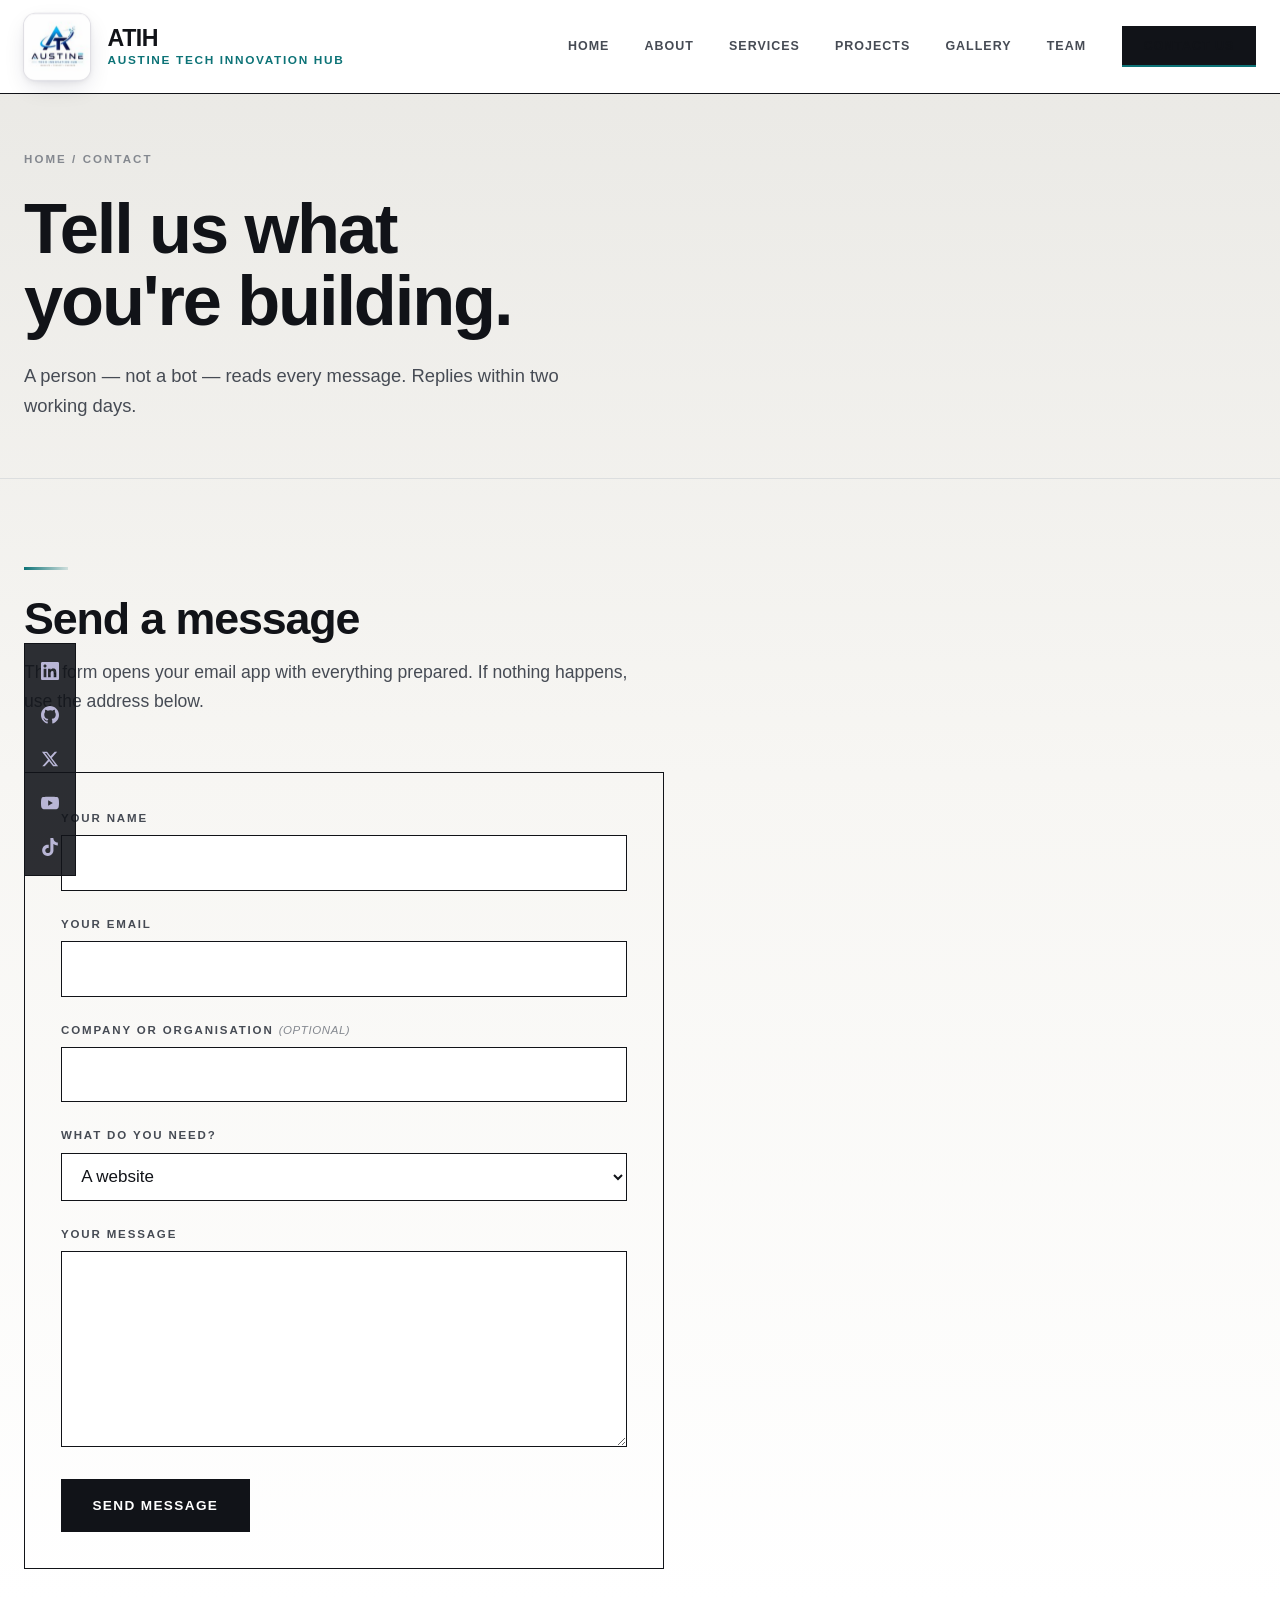
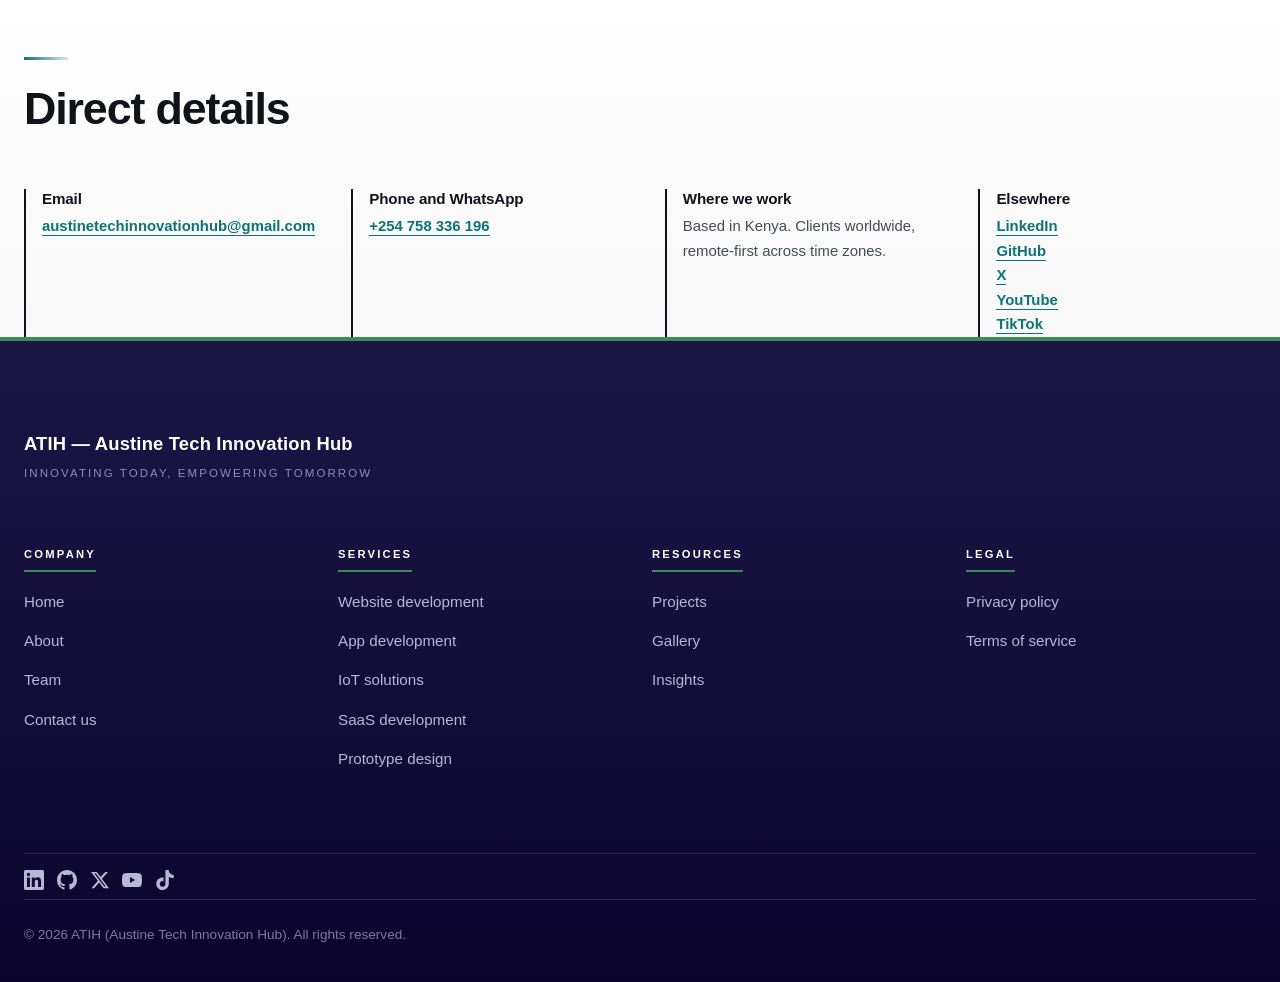
<file: contact.html>
﻿<!DOCTYPE html>
<html lang="en">
<head>
  <meta charset="UTF-8">
  <meta name="viewport" content="width=device-width, initial-scale=1.0">
  <title>Contact — ATIH | Start the Conversation</title>
  <meta name="description" content="Tell ATIH what you're building. Websites, apps, IoT, SaaS and prototypes — one team, end to end. A person replies within two working days.">
  <link rel="stylesheet" href="css/styles.css">
  <link rel="icon" type="image/svg+xml" href="favicon.svg">
  <meta property="og:type" content="website">
  <meta property="og:site_name" content="ATIH — Austine Tech Innovation Hub">
  <meta property="og:title" content="Contact ATIH — start the conversation">
  <meta property="og:description" content="Tell ATIH what you're building. A person — not a bot — reads every message and replies within two working days.">
  <meta property="og:image" content="https://austinetech.dev/images/brand/banner.jpg">
  <meta name="twitter:card" content="summary_large_image">
</head>
<body data-page="contact">

  <a class="skip-link" href="#main-content">Skip to content</a>

  <header class="site-header">
    <a class="brand-block" href="index.html" aria-label="ATIH — Austine Tech Innovation Hub">
      <div class="brand-scene" aria-hidden="true">
        <div class="brand-card">
          <div class="brand-face brand-front">
            <img class="brand-logo-img" src="images/brand/logo.jpg" srcset="images/brand/logo-132.jpg 132w, images/brand/logo-264.jpg 264w, images/brand/logo.jpg 1254w" sizes="66px" alt="ATIH Logo" width="66" height="66">
          </div>
          <div class="brand-face brand-back">
            <span class="brand-slogan">
              <span class="slogan-line">Innovating Today,</span>
              <span class="slogan-line">Empowering Tomorrow</span>
            </span>
          </div>
        </div>
      </div>
      <div class="brand-text">
        <span class="brand-name">ATIH</span>
        <span class="brand-full">Austine Tech Innovation Hub</span>
      </div>
    </a>
    <nav class="site-nav" id="site-nav" aria-label="Main navigation">
      <ul class="nav-list">
        <li class="nav-item"><a class="nav-link" href="index.html">Home</a></li>
        <li class="nav-item"><a class="nav-link" href="about.html">About</a></li>
        <li class="nav-item"><a class="nav-link" href="services/index.html">Services</a></li>
        <li class="nav-item"><a class="nav-link" href="work.html">Projects</a></li>
        <li class="nav-item"><a class="nav-link" href="gallery.html">Gallery</a></li>
        <li class="nav-item"><a class="nav-link" href="team.html">Team</a></li>
        <li class="nav-item"><a class="nav-link nav-cta" href="contact.html">Contact us</a></li>
      </ul>
    </nav>
    <button class="nav-toggle" type="button" aria-expanded="false" aria-controls="site-nav">
      <span class="nav-toggle-label"></span>
    </button>
  </header>

  <main id="main-content">

    <div class="page-header">
      <p class="breadcrumb"><a href="index.html">Home</a> / Contact</p>
      <h1 class="page-title">Tell us what you're building.</h1>
      <p class="page-intro">A person — not a bot — reads every message. Replies within two working days.</p>
    </div>

    <section class="section section-contact">
      <div class="section-head" data-animate>
        <span class="accent-bar"></span>
        <h2 class="section-title">Send a message</h2>
        <p class="section-text">This form opens your email app with everything prepared. If nothing happens, use the address below.</p>
      </div>

      <!-- mailto form: no backend needed. JS builds the mailto link from these fields. -->
      <form class="contact-form" data-animate method="post" action="mailto:austinetechinnovationhub@gmail.com">
        <div class="form-field">
          <label class="form-label" for="contact-name">Your name</label>
          <input class="form-input" type="text" id="contact-name" name="name" required>
        </div>
        <div class="form-field">
          <label class="form-label" for="contact-email">Your email</label>
          <input class="form-input" type="email" id="contact-email" name="email" required>
        </div>
        <div class="form-field">
          <label class="form-label" for="contact-company">Company or organisation <em class="form-optional">(optional)</em></label>
          <input class="form-input" type="text" id="contact-company" name="company">
        </div>
        <div class="form-field">
          <label class="form-label" for="contact-service">What do you need?</label>
          <select class="form-select" id="contact-service" name="service">
            <option value="A website">A website</option>
            <option value="A mobile app">A mobile app</option>
            <option value="An IoT or hardware project">An IoT or hardware project</option>
            <option value="A SaaS platform">A SaaS platform</option>
            <option value="A prototype">A prototype</option>
            <option value="Not sure yet">Not sure yet</option>
          </select>
        </div>
        <div class="form-field">
          <label class="form-label" for="contact-message">Your message</label>
          <textarea class="form-textarea" id="contact-message" name="message" rows="6" required></textarea>
        </div>
        <p class="form-actions">
          <button class="button-primary" type="submit">Send message</button>
        </p>
      </form>
    </section>

    <section class="section section-contact-details">
      <div class="section-head" data-animate>
        <span class="accent-bar"></span>
        <h2 class="section-title">Direct details</h2>
      </div>
      <div class="contact-details-grid">
        <div class="contact-detail-card" data-animate>
          <h3 class="contact-detail-title">Email</h3>
          <p class="contact-detail-text"><a class="text-link" href="mailto:austinetechinnovationhub@gmail.com">austinetechinnovationhub@gmail.com</a></p>
        </div>
        <div class="contact-detail-card" data-animate style="--motion-delay: 70ms;">
          <h3 class="contact-detail-title">Phone and WhatsApp</h3>
          <p class="contact-detail-text"><a class="text-link" href="tel:+254758336196">+254 758 336 196</a></p>
        </div>
        <div class="contact-detail-card" data-animate style="--motion-delay: 140ms;">
          <h3 class="contact-detail-title">Where we work</h3>
          <p class="contact-detail-text">Based in Kenya. Clients worldwide, remote-first across time zones.</p>
        </div>
        <div class="contact-detail-card" data-animate style="--motion-delay: 210ms;">
          <h3 class="contact-detail-title">Elsewhere</h3>
          <p class="contact-detail-text">
            <a class="text-link" href="https://www.linkedin.com/in/austine-wandera-b14523344/">LinkedIn</a><br>
            <a class="text-link" href="https://github.com/Greenbird122">GitHub</a><br>
            <a class="text-link" href="https://x.com/austinetech">X</a><br>
            <a class="text-link" href="https://www.youtube.com/@austinetech">YouTube</a><br>
            <a class="text-link" href="https://www.tiktok.com/@austinetech">TikTok</a>
          </p>
        </div>
      </div>
    </section>

  </main>

  <footer class="site-footer">
    <div class="footer-brand">
      <p class="footer-brand-name">ATIH — Austine Tech Innovation Hub</p>
      <p class="footer-tagline">Innovating Today, Empowering Tomorrow</p>
    </div>
    <div class="footer-columns">
      <div class="footer-column">
        <p class="footer-heading">Company</p>
        <ul class="footer-list">
          <li><a class="footer-link" href="index.html">Home</a></li>
          <li><a class="footer-link" href="about.html">About</a></li>
          <li><a class="footer-link" href="team.html">Team</a></li>
          <li><a class="footer-link" href="contact.html">Contact us</a></li>
        </ul>
      </div>
      <div class="footer-column">
        <p class="footer-heading">Services</p>
        <ul class="footer-list">
          <li><a class="footer-link" href="services/web-development.html">Website development</a></li>
          <li><a class="footer-link" href="services/app-development.html">App development</a></li>
          <li><a class="footer-link" href="services/iot-solutions.html">IoT solutions</a></li>
          <li><a class="footer-link" href="services/saas-development.html">SaaS development</a></li>
          <li><a class="footer-link" href="services/prototype-design.html">Prototype design</a></li>
        </ul>
      </div>
      <div class="footer-column">
        <p class="footer-heading">Resources</p>
        <ul class="footer-list">
          <li><a class="footer-link" href="work.html">Projects</a></li>
          <li><a class="footer-link" href="gallery.html">Gallery</a></li>
          <li><a class="footer-link" href="insights.html">Insights</a></li>
        </ul>
      </div>
      <div class="footer-column">
        <p class="footer-heading">Legal</p>
        <ul class="footer-list">
          <li><a class="footer-link" href="privacy.html">Privacy policy</a></li>
          <li><a class="footer-link" href="terms.html">Terms of service</a></li>
        </ul>
      </div>
    </div>
    <div class="footer-social">
      <a href="https://www.linkedin.com/in/austine-wandera-b14523344/" target="_blank" rel="noopener" aria-label="LinkedIn"><svg viewBox="0 0 24 24" fill="currentColor"><path d="M20.447 20.452h-3.554v-5.569c0-1.328-.027-3.037-1.852-3.037-1.853 0-2.136 1.445-2.136 2.939v5.667H9.351V9h3.414v1.561h.046c.477-.9 1.637-1.85 3.37-1.85 3.601 0 4.267 2.37 4.267 5.455v6.286zM5.337 7.433c-1.144 0-2.063-.926-2.063-2.065 0-1.138.92-2.063 2.063-2.063 1.14 0 2.064.925 2.064 2.063 0 1.139-.925 2.065-2.064 2.065zm1.782 13.019H3.555V9h3.564v11.452zM22.225 0H1.771C.792 0 0 .774 0 1.729v20.542C0 23.227.792 24 1.771 24h20.451C23.2 24 24 23.227 24 22.271V1.729C24 .774 23.2 0 22.222 0h.003z"/></svg></a>
      <a href="https://github.com/Greenbird122" target="_blank" rel="noopener" aria-label="GitHub"><svg viewBox="0 0 24 24" fill="currentColor"><path d="M12 0C5.374 0 0 5.373 0 12c0 5.302 3.438 9.8 8.207 11.387.599.111.793-.261.793-.577v-2.234c-3.338.726-4.033-1.416-4.033-1.416-.546-1.387-1.333-1.756-1.333-1.756-1.089-.745.083-.729.083-.729 1.205.084 1.839 1.237 1.839 1.237 1.07 1.834 2.807 1.304 3.492.997.107-.775.418-1.305.762-1.604-2.665-.305-5.467-1.334-5.467-5.931 0-1.311.469-2.381 1.236-3.221-.124-.303-.535-1.524.117-3.176 0 0 1.008-.322 3.301 1.23A11.509 11.509 0 0112 5.803c1.02.005 2.047.138 3.006.404 2.291-1.552 3.297-1.23 3.297-1.23.653 1.653.242 2.874.118 3.176.77.84 1.235 1.911 1.235 3.221 0 4.609-2.807 5.624-5.479 5.921.43.372.823 1.102.823 2.222v3.293c0 .319.192.694.801.576C20.566 21.797 24 17.3 24 12c0-6.627-5.373-12-12-12z"/></svg></a>
      <a href="https://x.com/austinetech" target="_blank" rel="noopener" aria-label="X"><svg viewBox="0 0 24 24" fill="currentColor"><path d="M18.244 2.25h3.308l-7.227 8.26 8.502 11.24H16.17l-5.214-6.817L4.99 21.75H1.68l7.73-8.835L1.254 2.25H8.08l4.713 6.231zm-1.161 17.52h1.833L7.084 4.126H5.117z"/></svg></a>
      <a href="https://www.youtube.com/@austinetech" target="_blank" rel="noopener" aria-label="YouTube"><svg viewBox="0 0 24 24" fill="currentColor"><path d="M23.498 6.186a3.016 3.016 0 00-2.122-2.136C19.505 3.545 12 3.545 12 3.545s-7.505 0-9.377.505A3.017 3.017 0 00.502 6.186C0 8.07 0 12 0 12s0 3.93.502 5.814a3.016 3.016 0 002.122 2.136c1.871.505 9.376.505 9.376.505s7.505 0 9.377-.505a3.015 3.015 0 002.122-2.136C24 15.93 24 12 24 12s0-3.93-.502-5.814zM9.545 15.568V8.432L15.818 12l-6.273 3.568z"/></svg></a>
      <a href="https://www.tiktok.com/@austinetech" target="_blank" rel="noopener" aria-label="TikTok"><svg viewBox="0 0 24 24" fill="currentColor"><path d="M12.525.02c1.31-.02 2.61-.01 3.91-.02.08 1.53.63 3.09 1.75 4.17 1.12 1.11 2.7 1.62 4.24 1.79v4.03c-1.44-.05-2.89-.35-4.2-.97-.57-.26-1.1-.59-1.62-.93-.01 2.92.01 5.84-.02 8.75-.08 1.4-.54 2.79-1.35 3.94-1.31 1.92-3.58 3.17-5.91 3.21-1.43.08-2.86-.31-4.08-1.03-2.02-1.19-3.44-3.37-3.65-5.71-.02-.5-.03-1-.01-1.49.18-1.9 1.12-3.72 2.58-4.96 1.66-1.44 3.98-2.13 6.15-1.72.02 1.48-.04 2.96-.04 4.44-.99-.32-2.15-.23-3.02.37-.63.41-1.11 1.04-1.36 1.75-.21.51-.15 1.07-.14 1.61.24 1.64 1.82 3.02 3.5 2.87 1.12-.01 2.19-.66 2.77-1.61.19-.33.4-.67.41-1.06.1-1.79.06-3.57.07-5.36.01-4.03-.01-8.05.02-12.07z"/></svg></a>
    </div>
    <div class="footer-legal">
      <p class="footer-copyright">&copy; 2026 ATIH (Austine Tech Innovation Hub). All rights reserved.</p>
    </div>
  </footer>

  <script src="js/main.js" defer></script>
</body>
</html>
</file>
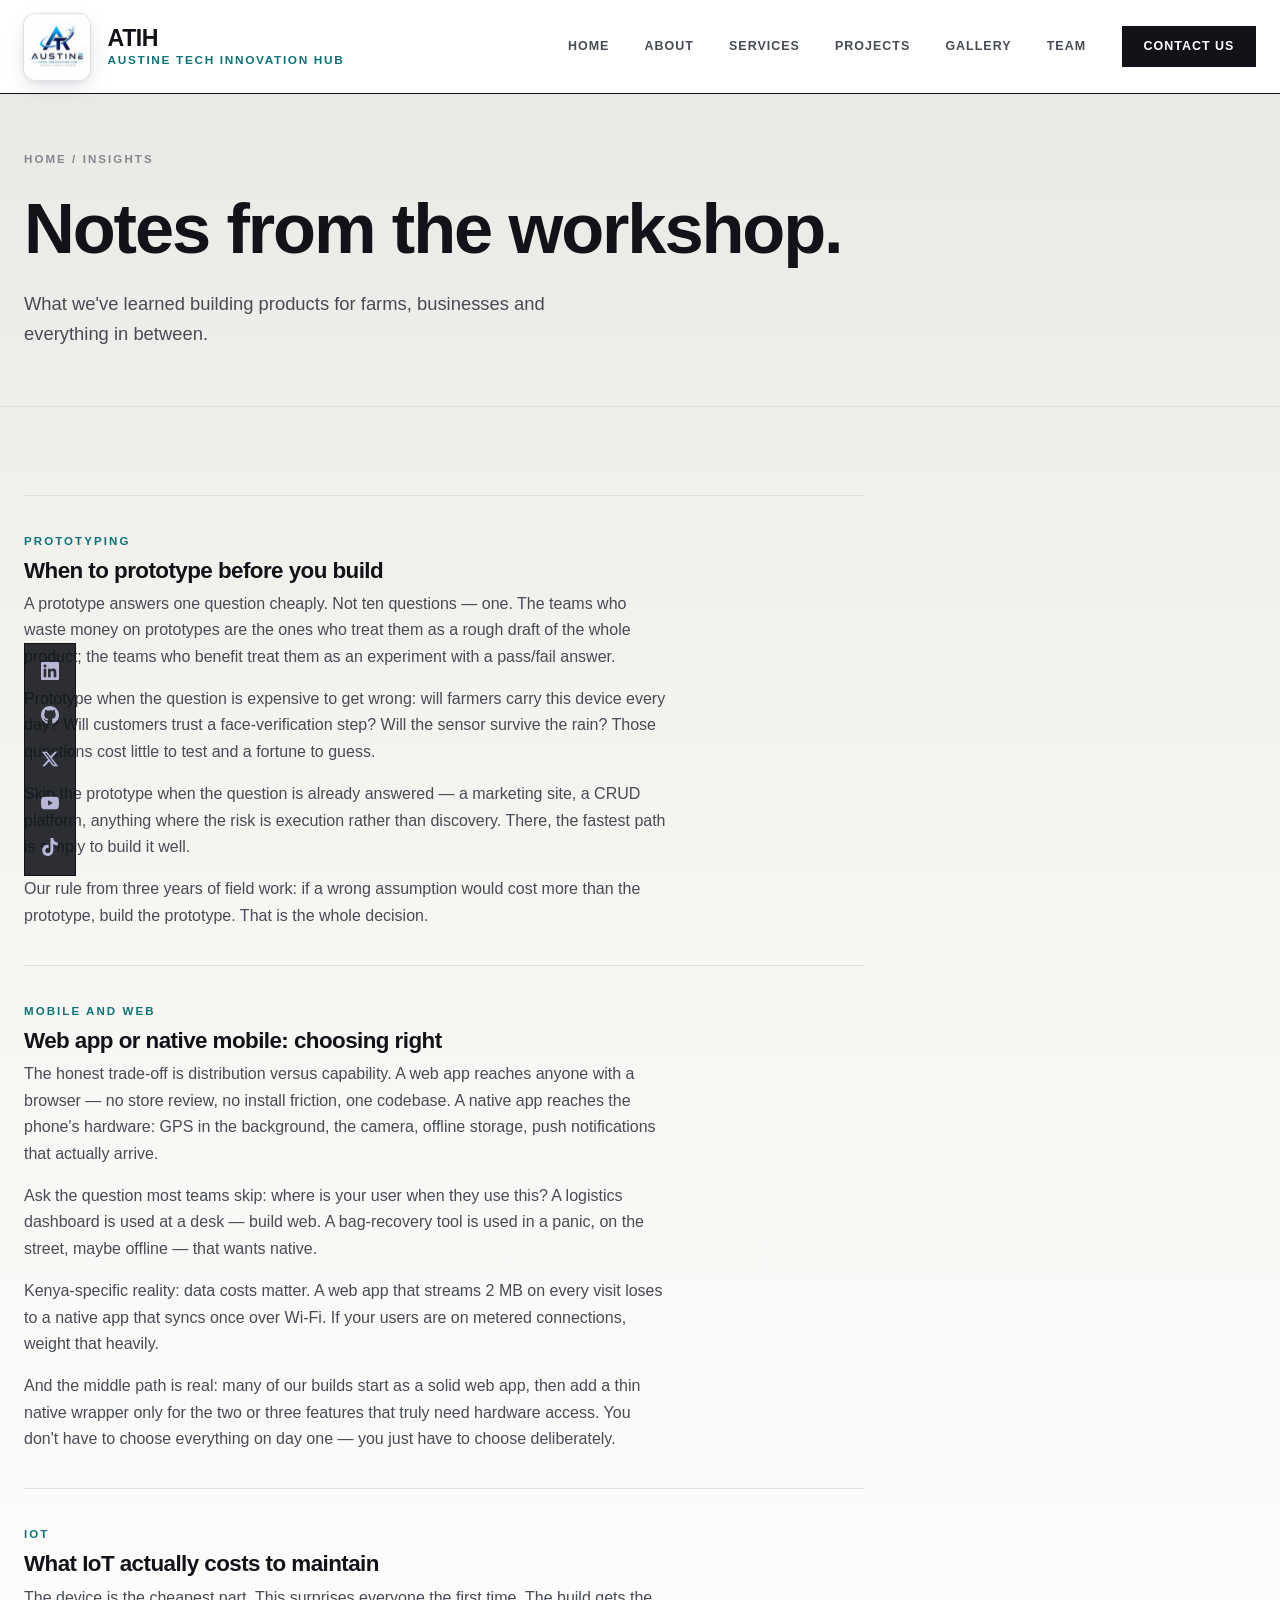
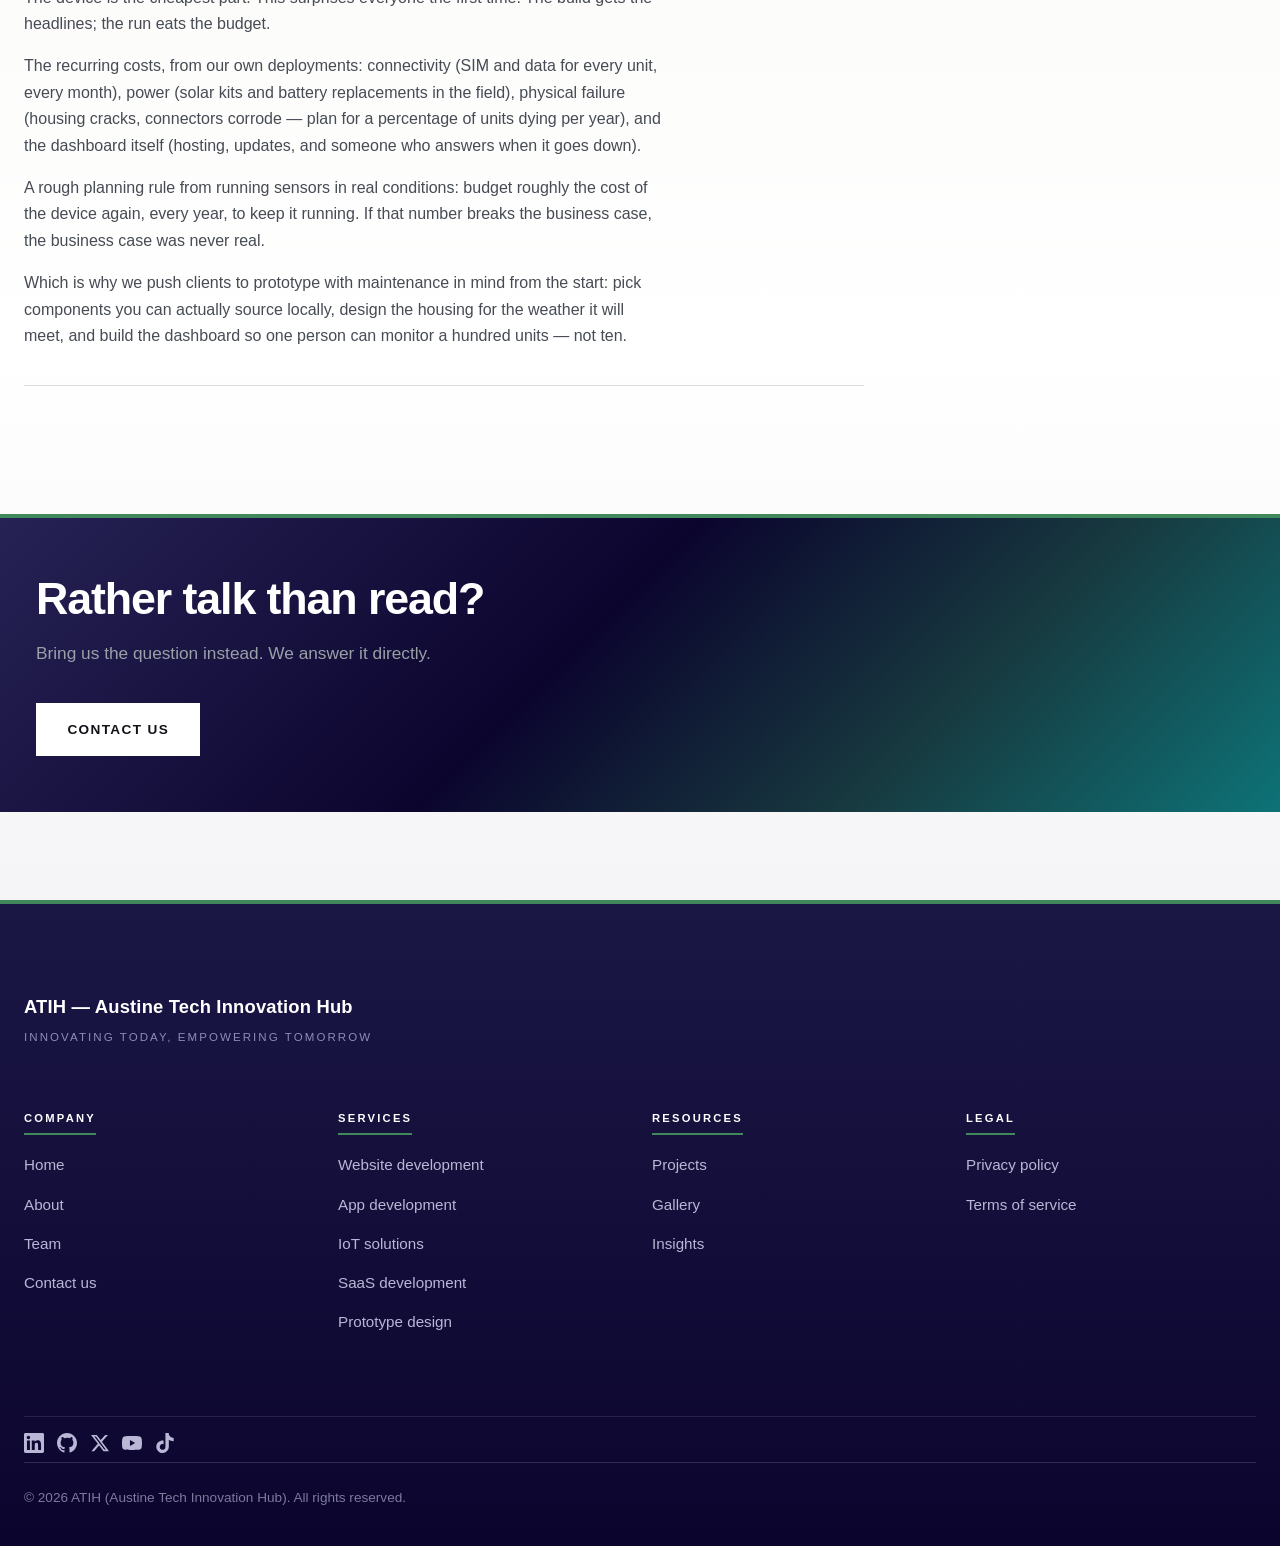
<file: insights.html>
﻿<!DOCTYPE html>
<html lang="en">
<head>
  <meta charset="UTF-8">
  <meta name="viewport" content="width=device-width, initial-scale=1.0">
  <title>Insights — ATIH | Notes From the Workshop</title>
  <meta name="description" content="Practical notes from the ATIH team on prototyping, choosing between web and mobile, and what connected hardware really costs to run.">
  <link rel="stylesheet" href="css/styles.css">
  <link rel="icon" type="image/svg+xml" href="favicon.svg">
  <meta property="og:type" content="website">
  <meta property="og:site_name" content="ATIH — Austine Tech Innovation Hub">
  <meta property="og:title" content="Insights — Notes from the workshop">
  <meta property="og:description" content="Practical notes on prototyping, choosing between web and mobile, and what connected hardware really costs to run.">
  <meta property="og:image" content="https://austinetech.dev/images/services/web-development.jpg">
  <meta name="twitter:card" content="summary_large_image">
</head>
<body data-page="insights">

  <a class="skip-link" href="#main-content">Skip to content</a>

  <header class="site-header">
    <a class="brand-block" href="index.html" aria-label="ATIH — Austine Tech Innovation Hub">
      <div class="brand-scene" aria-hidden="true">
        <div class="brand-card">
          <div class="brand-face brand-front">
            <img class="brand-logo-img" src="images/brand/logo.jpg" srcset="images/brand/logo-132.jpg 132w, images/brand/logo-264.jpg 264w, images/brand/logo.jpg 1254w" sizes="66px" alt="ATIH Logo" width="66" height="66">
          </div>
          <div class="brand-face brand-back">
            <span class="brand-slogan">
              <span class="slogan-line">Innovating Today,</span>
              <span class="slogan-line">Empowering Tomorrow</span>
            </span>
          </div>
        </div>
      </div>
      <div class="brand-text">
        <span class="brand-name">ATIH</span>
        <span class="brand-full">Austine Tech Innovation Hub</span>
      </div>
    </a>
    <nav class="site-nav" id="site-nav" aria-label="Main navigation">
      <ul class="nav-list">
        <li class="nav-item"><a class="nav-link" href="index.html">Home</a></li>
        <li class="nav-item"><a class="nav-link" href="about.html">About</a></li>
        <li class="nav-item"><a class="nav-link" href="services/index.html">Services</a></li>
        <li class="nav-item"><a class="nav-link" href="work.html">Projects</a></li>
        <li class="nav-item"><a class="nav-link" href="gallery.html">Gallery</a></li>
        <li class="nav-item"><a class="nav-link" href="team.html">Team</a></li>
        <li class="nav-item"><a class="nav-link nav-cta" href="contact.html">Contact us</a></li>
      </ul>
    </nav>
    <button class="nav-toggle" type="button" aria-expanded="false" aria-controls="site-nav">
      <span class="nav-toggle-label"></span>
    </button>
  </header>

  <main id="main-content">

    <div class="page-header">
      <p class="breadcrumb"><a href="index.html">Home</a> / Insights</p>
      <h1 class="page-title">Notes from the workshop.</h1>
      <p class="page-intro">What we've learned building products for farms, businesses and everything in between.</p>
    </div>

    <section class="section section-article-list">
      <div class="article-list">

        <article class="article-card" data-animate>
          <p class="article-meta">Prototyping</p>
          <h2 class="article-title">When to prototype before you build</h2>
          <div class="article-body">
            <p>A prototype answers one question cheaply. Not ten questions — one. The teams who waste money on prototypes are the ones who treat them as a rough draft of the whole product; the teams who benefit treat them as an experiment with a pass/fail answer.</p>
            <p>Prototype when the question is expensive to get wrong: will farmers carry this device every day? Will customers trust a face-verification step? Will the sensor survive the rain? Those questions cost little to test and a fortune to guess.</p>
            <p>Skip the prototype when the question is already answered — a marketing site, a CRUD platform, anything where the risk is execution rather than discovery. There, the fastest path is simply to build it well.</p>
            <p>Our rule from three years of field work: if a wrong assumption would cost more than the prototype, build the prototype. That is the whole decision.</p>
          </div>
        </article>

        <article class="article-card" data-animate style="--motion-delay: 80ms;">
          <p class="article-meta">Mobile and web</p>
          <h2 class="article-title">Web app or native mobile: choosing right</h2>
          <div class="article-body">
            <p>The honest trade-off is distribution versus capability. A web app reaches anyone with a browser — no store review, no install friction, one codebase. A native app reaches the phone's hardware: GPS in the background, the camera, offline storage, push notifications that actually arrive.</p>
            <p>Ask the question most teams skip: where is your user when they use this? A logistics dashboard is used at a desk — build web. A bag-recovery tool is used in a panic, on the street, maybe offline — that wants native.</p>
            <p>Kenya-specific reality: data costs matter. A web app that streams 2&nbsp;MB on every visit loses to a native app that syncs once over Wi-Fi. If your users are on metered connections, weight that heavily.</p>
            <p>And the middle path is real: many of our builds start as a solid web app, then add a thin native wrapper only for the two or three features that truly need hardware access. You don't have to choose everything on day one — you just have to choose deliberately.</p>
          </div>
        </article>

        <article class="article-card" data-animate style="--motion-delay: 160ms;">
          <p class="article-meta">IoT</p>
          <h2 class="article-title">What IoT actually costs to maintain</h2>
          <div class="article-body">
            <p>The device is the cheapest part. This surprises everyone the first time. The build gets the headlines; the run eats the budget.</p>
            <p>The recurring costs, from our own deployments: connectivity (SIM and data for every unit, every month), power (solar kits and battery replacements in the field), physical failure (housing cracks, connectors corrode — plan for a percentage of units dying per year), and the dashboard itself (hosting, updates, and someone who answers when it goes down).</p>
            <p>A rough planning rule from running sensors in real conditions: budget roughly the cost of the device again, every year, to keep it running. If that number breaks the business case, the business case was never real.</p>
            <p>Which is why we push clients to prototype with maintenance in mind from the start: pick components you can actually source locally, design the housing for the weather it will meet, and build the dashboard so one person can monitor a hundred units — not ten.</p>
          </div>
        </article>

      </div>
    </section>

    <section class="cta-band">
      <h2 class="cta-title">Rather talk than read?</h2>
      <p class="cta-text">Bring us the question instead. We answer it directly.</p>
      <p class="cta-actions"><a class="button-primary" href="contact.html">Contact us</a></p>
    </section>

  </main>

  <footer class="site-footer">
    <div class="footer-brand">
      <p class="footer-brand-name">ATIH — Austine Tech Innovation Hub</p>
      <p class="footer-tagline">Innovating Today, Empowering Tomorrow</p>
    </div>
    <div class="footer-columns">
      <div class="footer-column">
        <p class="footer-heading">Company</p>
        <ul class="footer-list">
          <li><a class="footer-link" href="index.html">Home</a></li>
          <li><a class="footer-link" href="about.html">About</a></li>
          <li><a class="footer-link" href="team.html">Team</a></li>
          <li><a class="footer-link" href="contact.html">Contact us</a></li>
        </ul>
      </div>
      <div class="footer-column">
        <p class="footer-heading">Services</p>
        <ul class="footer-list">
          <li><a class="footer-link" href="services/web-development.html">Website development</a></li>
          <li><a class="footer-link" href="services/app-development.html">App development</a></li>
          <li><a class="footer-link" href="services/iot-solutions.html">IoT solutions</a></li>
          <li><a class="footer-link" href="services/saas-development.html">SaaS development</a></li>
          <li><a class="footer-link" href="services/prototype-design.html">Prototype design</a></li>
        </ul>
      </div>
      <div class="footer-column">
        <p class="footer-heading">Resources</p>
        <ul class="footer-list">
          <li><a class="footer-link" href="work.html">Projects</a></li>
          <li><a class="footer-link" href="gallery.html">Gallery</a></li>
          <li><a class="footer-link" href="insights.html">Insights</a></li>
        </ul>
      </div>
      <div class="footer-column">
        <p class="footer-heading">Legal</p>
        <ul class="footer-list">
          <li><a class="footer-link" href="privacy.html">Privacy policy</a></li>
          <li><a class="footer-link" href="terms.html">Terms of service</a></li>
        </ul>
      </div>
    </div>
    <div class="footer-social">
      <a href="https://www.linkedin.com/in/austine-wandera-b14523344/" target="_blank" rel="noopener" aria-label="LinkedIn"><svg viewBox="0 0 24 24" fill="currentColor"><path d="M20.447 20.452h-3.554v-5.569c0-1.328-.027-3.037-1.852-3.037-1.853 0-2.136 1.445-2.136 2.939v5.667H9.351V9h3.414v1.561h.046c.477-.9 1.637-1.85 3.37-1.85 3.601 0 4.267 2.37 4.267 5.455v6.286zM5.337 7.433c-1.144 0-2.063-.926-2.063-2.065 0-1.138.92-2.063 2.063-2.063 1.14 0 2.064.925 2.064 2.063 0 1.139-.925 2.065-2.064 2.065zm1.782 13.019H3.555V9h3.564v11.452zM22.225 0H1.771C.792 0 0 .774 0 1.729v20.542C0 23.227.792 24 1.771 24h20.451C23.2 24 24 23.227 24 22.271V1.729C24 .774 23.2 0 22.222 0h.003z"/></svg></a>
      <a href="https://github.com/Greenbird122" target="_blank" rel="noopener" aria-label="GitHub"><svg viewBox="0 0 24 24" fill="currentColor"><path d="M12 0C5.374 0 0 5.373 0 12c0 5.302 3.438 9.8 8.207 11.387.599.111.793-.261.793-.577v-2.234c-3.338.726-4.033-1.416-4.033-1.416-.546-1.387-1.333-1.756-1.333-1.756-1.089-.745.083-.729.083-.729 1.205.084 1.839 1.237 1.839 1.237 1.07 1.834 2.807 1.304 3.492.997.107-.775.418-1.305.762-1.604-2.665-.305-5.467-1.334-5.467-5.931 0-1.311.469-2.381 1.236-3.221-.124-.303-.535-1.524.117-3.176 0 0 1.008-.322 3.301 1.23A11.509 11.509 0 0112 5.803c1.02.005 2.047.138 3.006.404 2.291-1.552 3.297-1.23 3.297-1.23.653 1.653.242 2.874.118 3.176.77.84 1.235 1.911 1.235 3.221 0 4.609-2.807 5.624-5.479 5.921.43.372.823 1.102.823 2.222v3.293c0 .319.192.694.801.576C20.566 21.797 24 17.3 24 12c0-6.627-5.373-12-12-12z"/></svg></a>
      <a href="https://x.com/austinetech" target="_blank" rel="noopener" aria-label="X"><svg viewBox="0 0 24 24" fill="currentColor"><path d="M18.244 2.25h3.308l-7.227 8.26 8.502 11.24H16.17l-5.214-6.817L4.99 21.75H1.68l7.73-8.835L1.254 2.25H8.08l4.713 6.231zm-1.161 17.52h1.833L7.084 4.126H5.117z"/></svg></a>
      <a href="https://www.youtube.com/@austinetech" target="_blank" rel="noopener" aria-label="YouTube"><svg viewBox="0 0 24 24" fill="currentColor"><path d="M23.498 6.186a3.016 3.016 0 00-2.122-2.136C19.505 3.545 12 3.545 12 3.545s-7.505 0-9.377.505A3.017 3.017 0 00.502 6.186C0 8.07 0 12 0 12s0 3.93.502 5.814a3.016 3.016 0 002.122 2.136c1.871.505 9.376.505 9.376.505s7.505 0 9.377-.505a3.015 3.015 0 002.122-2.136C24 15.93 24 12 24 12s0-3.93-.502-5.814zM9.545 15.568V8.432L15.818 12l-6.273 3.568z"/></svg></a>
      <a href="https://www.tiktok.com/@austinetech" target="_blank" rel="noopener" aria-label="TikTok"><svg viewBox="0 0 24 24" fill="currentColor"><path d="M12.525.02c1.31-.02 2.61-.01 3.91-.02.08 1.53.63 3.09 1.75 4.17 1.12 1.11 2.7 1.62 4.24 1.79v4.03c-1.44-.05-2.89-.35-4.2-.97-.57-.26-1.1-.59-1.62-.93-.01 2.92.01 5.84-.02 8.75-.08 1.4-.54 2.79-1.35 3.94-1.31 1.92-3.58 3.17-5.91 3.21-1.43.08-2.86-.31-4.08-1.03-2.02-1.19-3.44-3.37-3.65-5.71-.02-.5-.03-1-.01-1.49.18-1.9 1.12-3.72 2.58-4.96 1.66-1.44 3.98-2.13 6.15-1.72.02 1.48-.04 2.96-.04 4.44-.99-.32-2.15-.23-3.02.37-.63.41-1.11 1.04-1.36 1.75-.21.51-.15 1.07-.14 1.61.24 1.64 1.82 3.02 3.5 2.87 1.12-.01 2.19-.66 2.77-1.61.19-.33.4-.67.41-1.06.1-1.79.06-3.57.07-5.36.01-4.03-.01-8.05.02-12.07z"/></svg></a>
    </div>
    <div class="footer-legal">
      <p class="footer-copyright">&copy; 2026 ATIH (Austine Tech Innovation Hub). All rights reserved.</p>
    </div>
  </footer>

  <script src="js/main.js" defer></script>
</body>
</html>
</file>
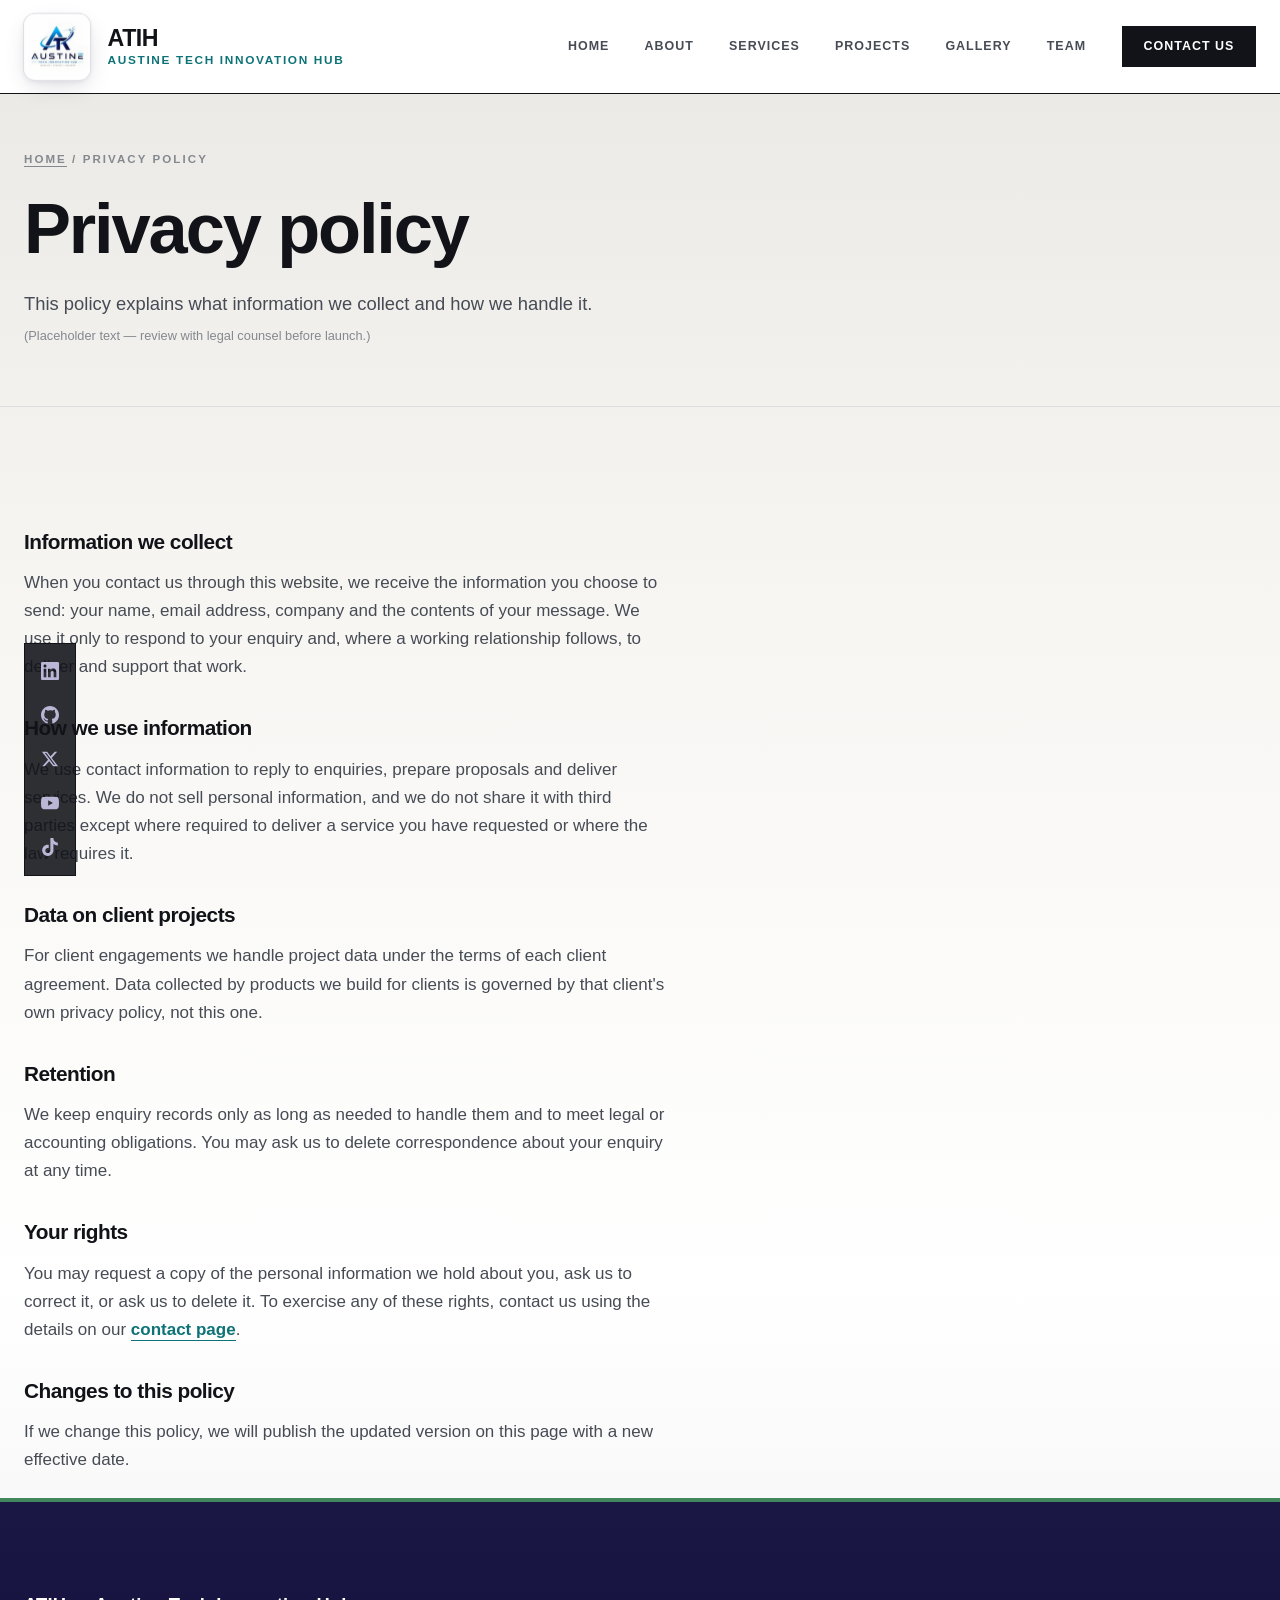
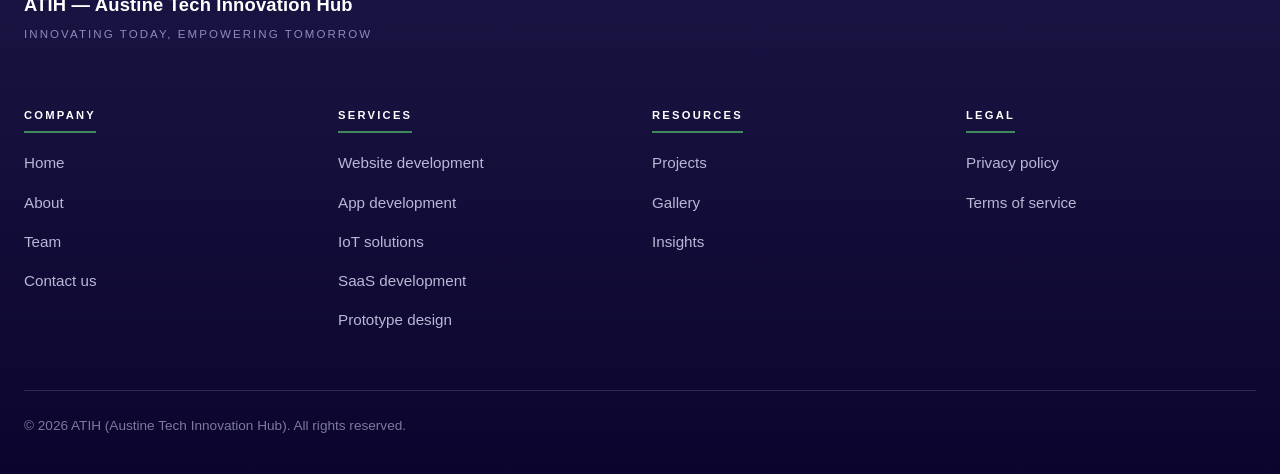
<file: privacy.html>
﻿<!DOCTYPE html>
<html lang="en">
<head>
  <meta charset="UTF-8">
  <meta name="viewport" content="width=device-width, initial-scale=1.0">
  <title>Privacy Policy — ATIH</title>
  <meta name="description" content="How ATIH handles personal data collected through this website and client engagements.">
  <link rel="stylesheet" href="css/styles.css">
  <link rel="icon" type="image/svg+xml" href="favicon.svg">
  <meta property="og:type" content="website">
  <meta property="og:site_name" content="ATIH — Austine Tech Innovation Hub">
  <meta property="og:title" content="Privacy Policy">
  <meta property="og:description" content="How ATIH handles personal data collected through this website and client engagements.">
  <meta property="og:url" content="https://austinetech.dev/privacy.html">
  <meta property="og:image" content="https://austinetech.dev/images/team/team-group.jpg">
  <meta name="twitter:card" content="summary_large_image">
</head>
<body data-page="privacy">

  <a class="skip-link" href="#main-content">Skip to content</a>

  <header class="site-header">
    <a class="brand-block" href="index.html" aria-label="ATIH — Austine Tech Innovation Hub">
      <div class="brand-scene" aria-hidden="true">
        <div class="brand-card">
          <div class="brand-face brand-front">
            <img class="brand-logo-img" src="images/brand/logo.jpg" srcset="images/brand/logo-132.jpg 132w, images/brand/logo-264.jpg 264w, images/brand/logo.jpg 1254w" sizes="66px" alt="ATIH Logo" width="66" height="66">
          </div>
          <div class="brand-face brand-back">
            <span class="brand-slogan">
              <span class="slogan-line">Innovating Today,</span>
              <span class="slogan-line">Empowering Tomorrow</span>
            </span>
          </div>
        </div>
      </div>
      <div class="brand-text">
        <span class="brand-name">ATIH</span>
        <span class="brand-full">Austine Tech Innovation Hub</span>
      </div>
    </a>
    <nav class="site-nav" id="site-nav" aria-label="Main navigation">
      <ul class="nav-list">
        <li class="nav-item"><a class="nav-link" href="index.html">Home</a></li>
        <li class="nav-item"><a class="nav-link" href="about.html">About</a></li>
        <li class="nav-item"><a class="nav-link" href="services/index.html">Services</a></li>
        <li class="nav-item"><a class="nav-link" href="work.html">Projects</a></li>
        <li class="nav-item"><a class="nav-link" href="gallery.html">Gallery</a></li>
        <li class="nav-item"><a class="nav-link" href="team.html">Team</a></li>
        <li class="nav-item"><a class="nav-link nav-cta" href="contact.html">Contact us</a></li>
      </ul>
    </nav>
    <button class="nav-toggle" type="button" aria-expanded="false" aria-controls="site-nav">
      <span class="nav-toggle-label"></span>
    </button>
  </header>

  <main id="main-content" class="page-privacy">

    <div class="page-header">
      <p class="breadcrumb"><a class="text-link" href="index.html">Home</a> / Privacy policy</p>
      <h1 class="page-title">Privacy policy</h1>
      <p class="page-intro">This policy explains what information we collect and how we handle it. <em class="detail-note">(Placeholder text — review with legal counsel before launch.)</em></p>
    </div>

    <section class="section section-legal" aria-label="Privacy policy content">
      <h2 class="section-title">Information we collect</h2>
      <p class="legal-text">When you contact us through this website, we receive the information you choose to send: your name, email address, company and the contents of your message. We use it only to respond to your enquiry and, where a working relationship follows, to deliver and support that work.</p>

      <h2 class="section-title">How we use information</h2>
      <p class="legal-text">We use contact information to reply to enquiries, prepare proposals and deliver services. We do not sell personal information, and we do not share it with third parties except where required to deliver a service you have requested or where the law requires it.</p>

      <h2 class="section-title">Data on client projects</h2>
      <p class="legal-text">For client engagements we handle project data under the terms of each client agreement. Data collected by products we build for clients is governed by that client's own privacy policy, not this one.</p>

      <h2 class="section-title">Retention</h2>
      <p class="legal-text">We keep enquiry records only as long as needed to handle them and to meet legal or accounting obligations. You may ask us to delete correspondence about your enquiry at any time.</p>

      <h2 class="section-title">Your rights</h2>
      <p class="legal-text">You may request a copy of the personal information we hold about you, ask us to correct it, or ask us to delete it. To exercise any of these rights, contact us using the details on our <a class="text-link" href="contact.html">contact page</a>.</p>

      <h2 class="section-title">Changes to this policy</h2>
      <p class="legal-text">If we change this policy, we will publish the updated version on this page with a new effective date.</p>
    </section>

  </main>

  <footer class="site-footer">
    <div class="footer-brand">
      <p class="footer-brand-name">ATIH — Austine Tech Innovation Hub</p>
      <p class="footer-tagline">Innovating Today, Empowering Tomorrow</p>
    </div>
    <div class="footer-columns">
      <div class="footer-column">
        <p class="footer-heading">Company</p>
        <ul class="footer-list">
          <li><a class="footer-link" href="index.html">Home</a></li>
          <li><a class="footer-link" href="about.html">About</a></li>
          <li><a class="footer-link" href="team.html">Team</a></li>
          <li><a class="footer-link" href="contact.html">Contact us</a></li>
        </ul>
      </div>
      <div class="footer-column">
        <p class="footer-heading">Services</p>
        <ul class="footer-list">
          <li><a class="footer-link" href="services/web-development.html">Website development</a></li>
          <li><a class="footer-link" href="services/app-development.html">App development</a></li>
          <li><a class="footer-link" href="services/iot-solutions.html">IoT solutions</a></li>
          <li><a class="footer-link" href="services/saas-development.html">SaaS development</a></li>
          <li><a class="footer-link" href="services/prototype-design.html">Prototype design</a></li>
        </ul>
      </div>
      <div class="footer-column">
        <p class="footer-heading">Resources</p>
        <ul class="footer-list">
          <li><a class="footer-link" href="work.html">Projects</a></li>
          <li><a class="footer-link" href="gallery.html">Gallery</a></li>
          <li><a class="footer-link" href="insights.html">Insights</a></li>
        </ul>
      </div>
      <div class="footer-column">
        <p class="footer-heading">Legal</p>
        <ul class="footer-list">
          <li><a class="footer-link" href="privacy.html">Privacy policy</a></li>
          <li><a class="footer-link" href="terms.html">Terms of service</a></li>
        </ul>
      </div>
    </div>
    <div class="footer-legal">
      <p class="footer-copyright">&copy; 2026 ATIH (Austine Tech Innovation Hub). All rights reserved.</p>
    </div>
  </footer>

  <script src="js/main.js" defer></script>
</body>
</html>
</file>
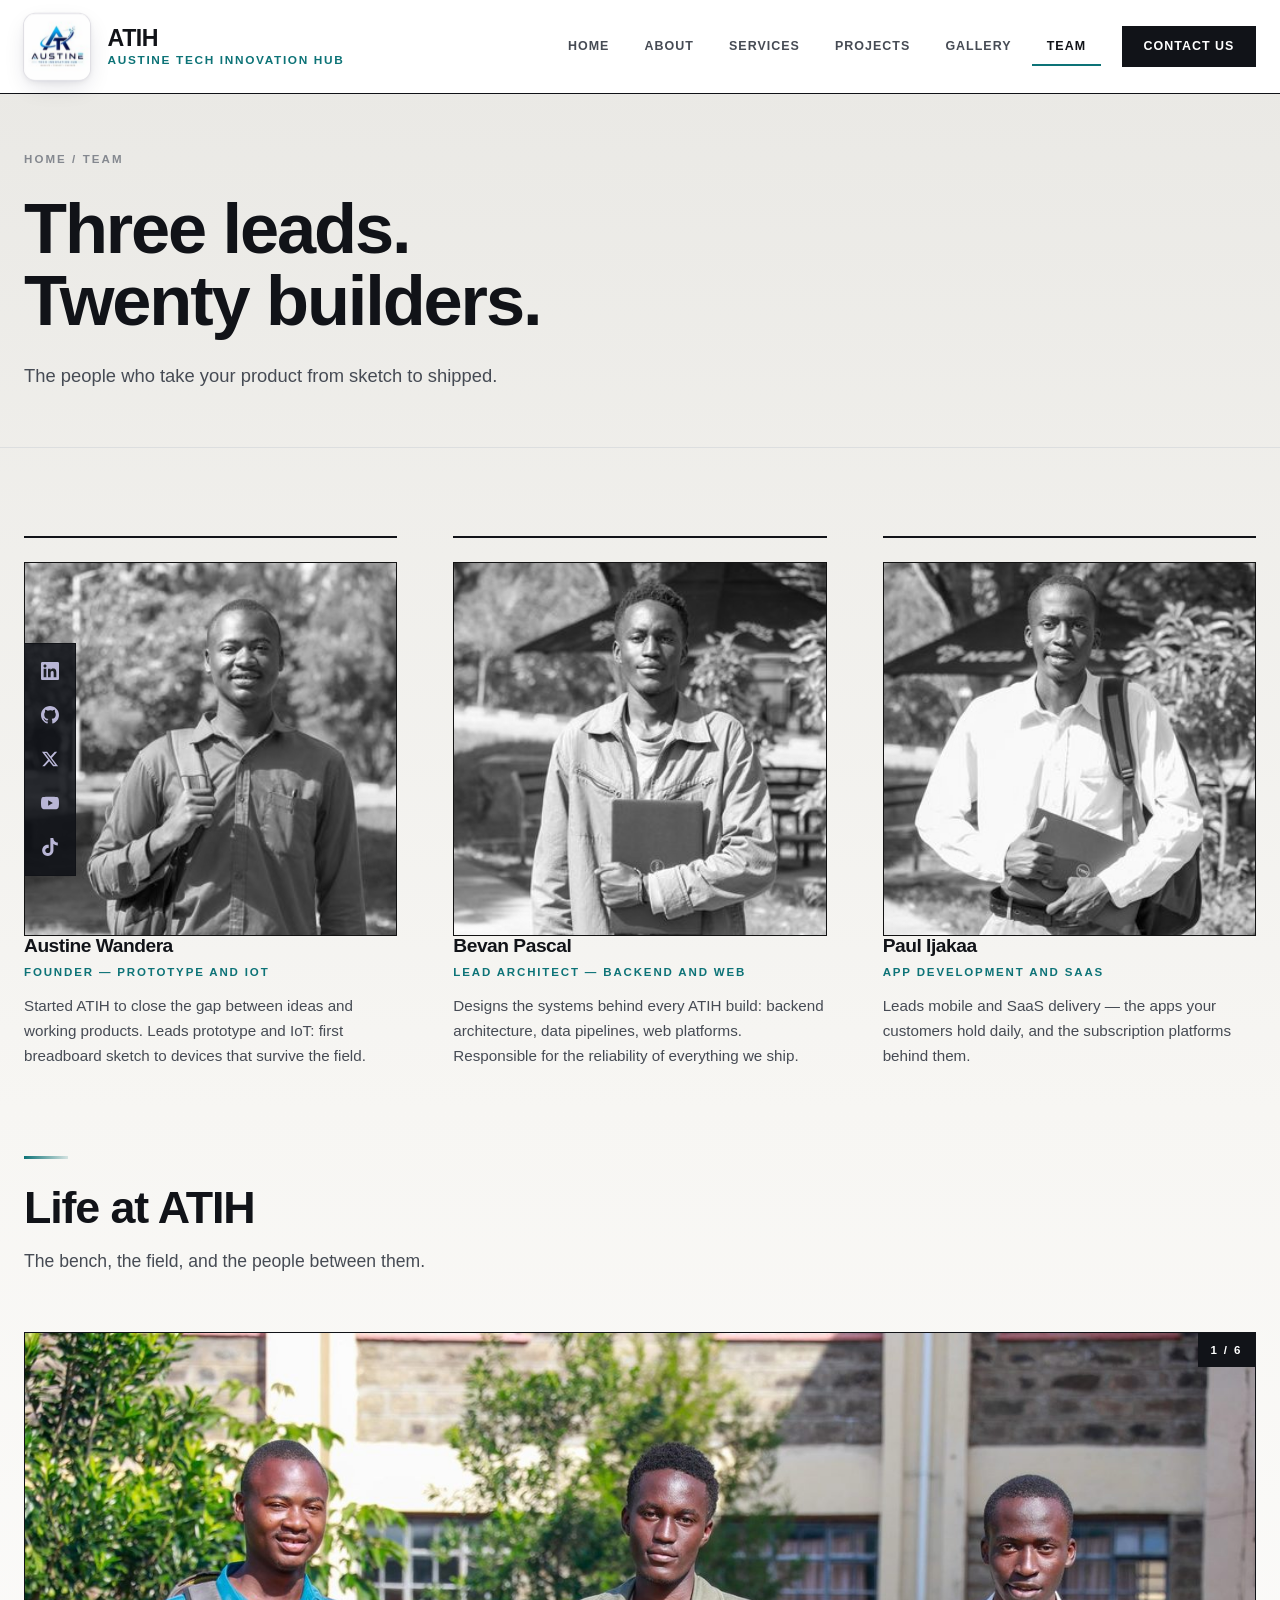
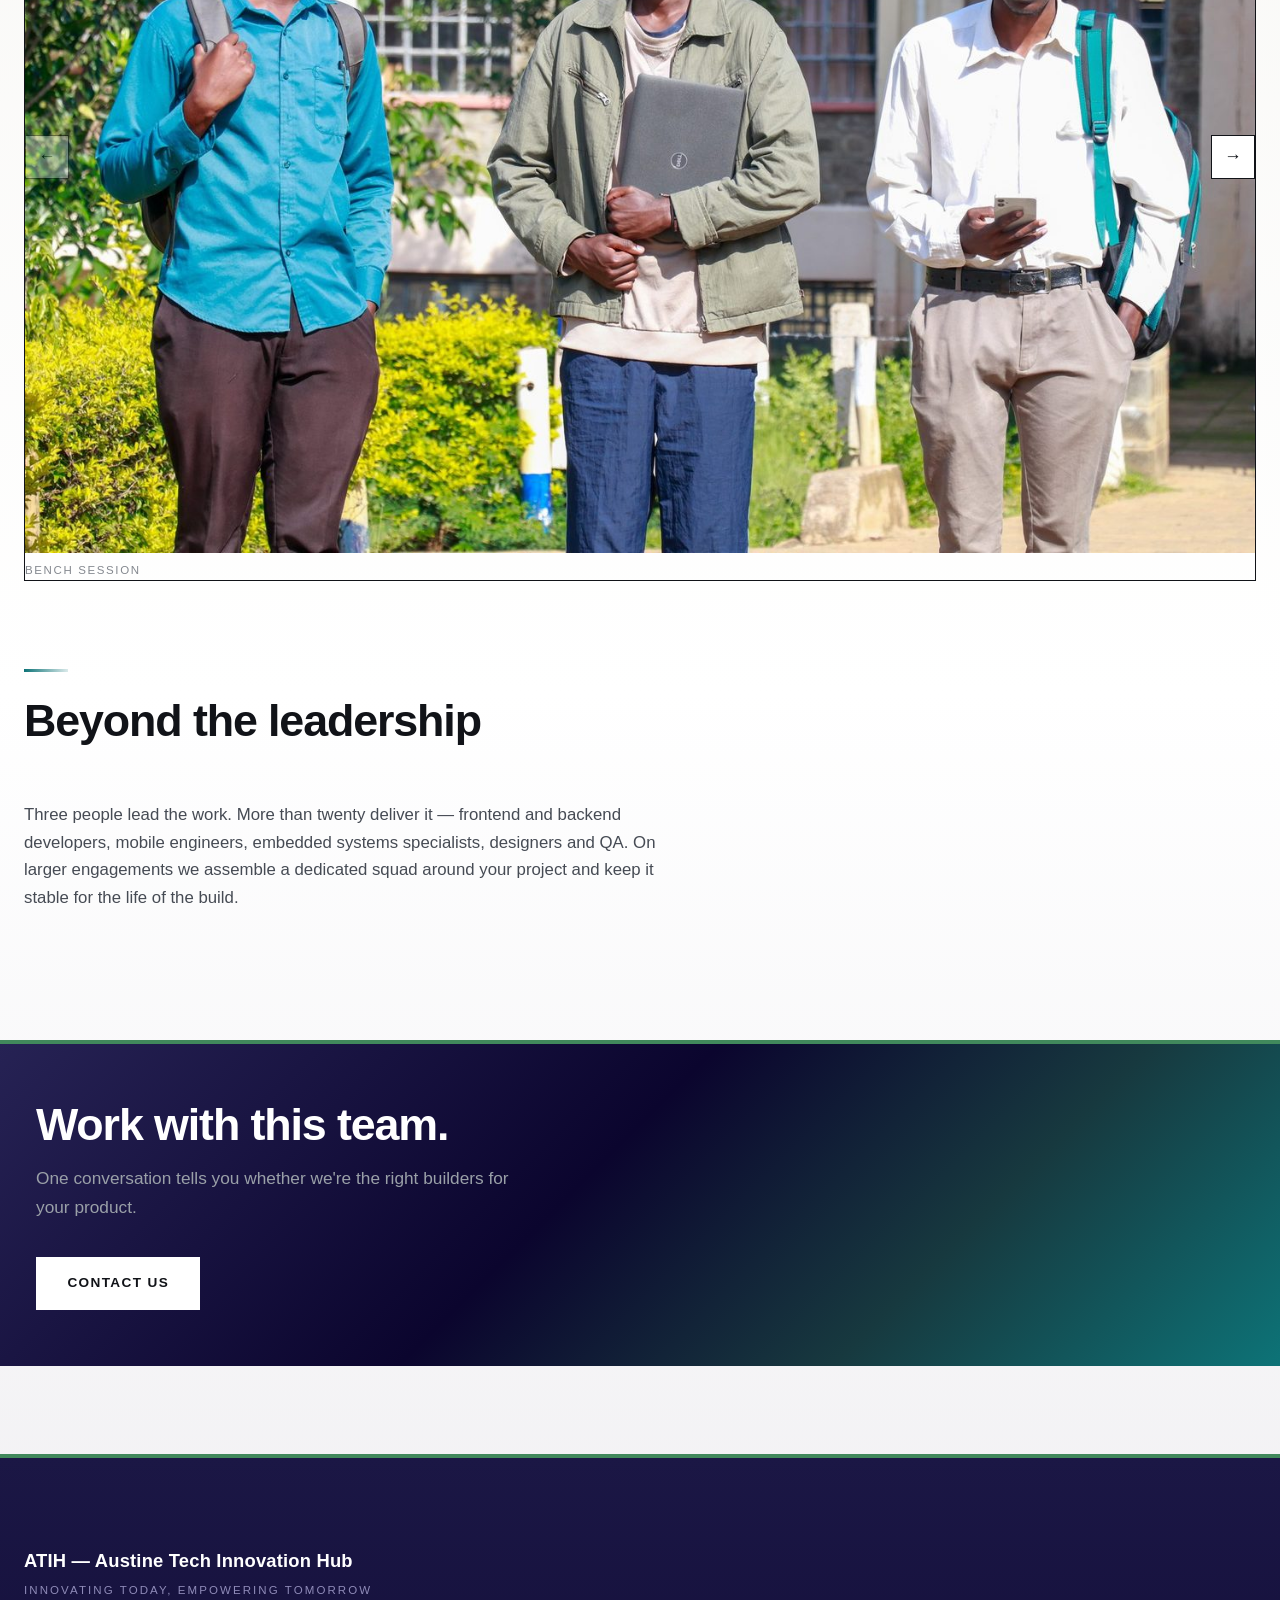
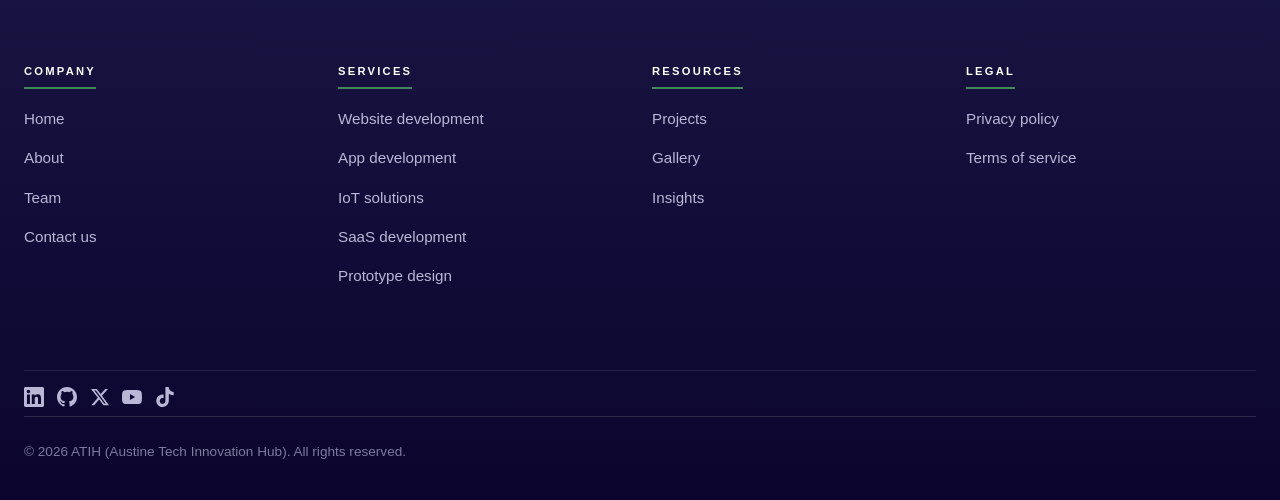
<file: team.html>
﻿<!DOCTYPE html>
<html lang="en">
<head>
  <meta charset="UTF-8">
  <meta name="viewport" content="width=device-width, initial-scale=1.0">
  <title>Team — ATIH | Austine Tech Innovation Hub</title>
  <meta name="description" content="Meet the ATIH leadership: Austine Wandera, Bevan Pascal and Paul Ijakaa — backed by a 20+ person team of engineers and designers.">
  <link rel="stylesheet" href="css/styles.css">
  <link rel="icon" type="image/svg+xml" href="favicon.svg">
  <meta property="og:type" content="website">
  <meta property="og:site_name" content="ATIH — Austine Tech Innovation Hub">
  <meta property="og:title" content="Team">
  <meta property="og:description" content="Meet the ATIH leadership: Austine Wandera, Bevan Pascal and Paul Ijakaa — backed by a 20+ person team of engineers and designers.">
  <meta property="og:url" content="https://austinetech.dev/team.html">
  <meta property="og:image" content="https://austinetech.dev/images/team/team-group.jpg">
  <meta name="twitter:card" content="summary_large_image">
</head>
<body data-page="team">

  <a class="skip-link" href="#main-content">Skip to content</a>

  <header class="site-header">
    <a class="brand-block" href="index.html" aria-label="ATIH — Austine Tech Innovation Hub">
      <div class="brand-scene" aria-hidden="true">
        <div class="brand-card">
          <div class="brand-face brand-front">
            <img class="brand-logo-img" src="images/brand/logo.jpg" srcset="images/brand/logo-132.jpg 132w, images/brand/logo-264.jpg 264w, images/brand/logo.jpg 1254w" sizes="66px" alt="ATIH Logo" width="66" height="66">
          </div>
          <div class="brand-face brand-back">
            <span class="brand-slogan">
              <span class="slogan-line">Innovating Today,</span>
              <span class="slogan-line">Empowering Tomorrow</span>
            </span>
          </div>
        </div>
      </div>
      <div class="brand-text">
        <span class="brand-name">ATIH</span>
        <span class="brand-full">Austine Tech Innovation Hub</span>
      </div>
    </a>
    <nav class="site-nav" id="site-nav" aria-label="Main navigation">
      <ul class="nav-list">
        <li class="nav-item"><a class="nav-link" href="index.html">Home</a></li>
        <li class="nav-item"><a class="nav-link" href="about.html">About</a></li>
        <li class="nav-item"><a class="nav-link" href="services/index.html">Services</a></li>
        <li class="nav-item"><a class="nav-link" href="work.html">Projects</a></li>
        <li class="nav-item"><a class="nav-link" href="gallery.html">Gallery</a></li>
        <li class="nav-item"><a class="nav-link" href="team.html">Team</a></li>
        <li class="nav-item"><a class="nav-link nav-cta" href="contact.html">Contact us</a></li>
      </ul>
    </nav>
    <button class="nav-toggle" type="button" aria-expanded="false" aria-controls="site-nav">
      <span class="nav-toggle-label"></span>
    </button>
  </header>

  <main id="main-content">

    <div class="page-header">
      <p class="breadcrumb"><a href="index.html">Home</a> / Team</p>
      <h1 class="page-title">Three leads. Twenty builders.</h1>
      <p class="page-intro">The people who take your product from sketch to shipped.</p>
    </div>

    <section class="section section-team">
      <div class="team-grid">
        <div class="team-card" data-animate>
          <div class="team-photo">
            <img src="images/team/austine-wandera.jpg" srcset="images/team/austine-wandera-480.jpg 480w, images/team/austine-wandera-960.jpg 960w, images/team/austine-wandera-1440.jpg 1440w, images/team/austine-wandera.jpg 1920w" sizes="(max-width: 560px) 100vw, (max-width: 1020px) 50vw, 33vw" alt="Portrait of Austine Wandera" width="400" loading="lazy">
          </div>
          <h2 class="team-name">Austine Wandera</h2>
          <p class="team-role">Founder — Prototype and IoT</p>
          <p class="team-bio">Started ATIH to close the gap between ideas and working products. Leads prototype and IoT: first breadboard sketch to devices that survive the field.</p>
        </div>

        <div class="team-card" data-animate style="--motion-delay: 80ms;">
          <div class="team-photo">
            <img src="images/team/bevan.jpg" srcset="images/team/bevan-480.jpg 480w, images/team/bevan-960.jpg 960w, images/team/bevan-1440.jpg 1440w, images/team/bevan.jpg 1920w" sizes="(max-width: 560px) 100vw, (max-width: 1020px) 50vw, 33vw" alt="Portrait of Bevan Pascal" width="400" loading="lazy">
          </div>
          <h2 class="team-name">Bevan Pascal</h2>
          <p class="team-role">Lead Architect — Backend and Web</p>
          <p class="team-bio">Designs the systems behind every ATIH build: backend architecture, data pipelines, web platforms. Responsible for the reliability of everything we ship.</p>
        </div>

        <div class="team-card" data-animate style="--motion-delay: 160ms;">
          <div class="team-photo">
            <img src="images/team/paul.jpg" srcset="images/team/paul-480.jpg 480w, images/team/paul-960.jpg 960w, images/team/paul-1440.jpg 1440w, images/team/paul.jpg 1920w" sizes="(max-width: 560px) 100vw, (max-width: 1020px) 50vw, 33vw" alt="Portrait of Paul Ijakaa" width="400" loading="lazy">
          </div>
          <h2 class="team-name">Paul Ijakaa</h2>
          <p class="team-role">App Development and SaaS</p>
          <p class="team-bio">Leads mobile and SaaS delivery — the apps your customers hold daily, and the subscription platforms behind them.</p>
        </div>
      </div>
    </section>

    <section class="section section-culture">
      <div class="section-head" data-animate>
        <span class="accent-bar"></span>
        <h2 class="section-title">Life at ATIH</h2>
        <p class="section-text">The bench, the field, and the people between them.</p>
      </div>
      <div class="carousel" data-carousel data-auto data-animate>
        <div class="carousel-track" tabindex="0" aria-label="Photos of life at ATIH">
          <figure class="carousel-slide">
            <img src="images/services/workspace-hardware.jpg" srcset="images/services/workspace-hardware-480.jpg 480w, images/services/workspace-hardware-960.jpg 960w, images/services/workspace-hardware-1440.jpg 1440w, images/services/workspace-hardware.jpg 1920w" sizes="(max-width: 1280px) 100vw, 1216px" alt="The team gathered around a workbench during a build session" width="900" loading="lazy">
            <figcaption class="gallery-caption">Bench session</figcaption>
          </figure>
          <figure class="carousel-slide">
            <img src="images/services/workspace-collab.jpg" srcset="images/services/workspace-collab-480.jpg 480w, images/services/workspace-collab-960.jpg 960w, images/services/workspace-collab-1440.jpg 1440w, images/services/workspace-collab.jpg 1920w" sizes="(max-width: 1280px) 100vw, 1216px" alt="A field deployment day, installing sensors with a client" width="900" loading="lazy">
            <figcaption class="gallery-caption">Field deployment</figcaption>
          </figure>
          <figure class="carousel-slide">
            <img src="images/services/workspace-desks.jpg" srcset="images/services/workspace-desks-480.jpg 480w, images/services/workspace-desks-960.jpg 960w, images/services/workspace-desks.jpg 1280w" sizes="(max-width: 1280px) 100vw, 1216px" alt="Designers reviewing product interfaces together" width="900" loading="lazy">
            <figcaption class="gallery-caption">Design review</figcaption>
          </figure>
          <figure class="carousel-slide">
            <img src="images/services/prototype-bench.jpg" srcset="images/services/prototype-bench-480.jpg 480w, images/services/prototype-bench-960.jpg 960w, images/services/prototype-bench-1440.jpg 1440w, images/services/prototype-bench.jpg 1920w" sizes="(max-width: 1280px) 100vw, 1216px" alt="Developers pairing on a build at the office" width="900" loading="lazy">
            <figcaption class="gallery-caption">Pairing on a build</figcaption>
          </figure>
          <figure class="carousel-slide">
            <img src="images/services/prototype-testing.jpg" srcset="images/services/prototype-testing-480.jpg 480w, images/services/prototype-testing-960.jpg 960w, images/services/prototype-testing-1440.jpg 1440w, images/services/prototype-testing.jpg 1920w" sizes="(max-width: 1280px) 100vw, 1216px" alt="Testing a prototype device outdoors" width="900" loading="lazy">
            <figcaption class="gallery-caption">Prototype testing</figcaption>
          </figure>
          <figure class="carousel-slide">
            <img src="images/services/prototype-circuit.jpg" srcset="images/services/prototype-circuit-480.jpg 480w, images/services/prototype-circuit-960.jpg 960w, images/services/prototype-circuit-1440.jpg 1440w, images/services/prototype-circuit.jpg 1920w" sizes="(max-width: 1280px) 100vw, 1216px" alt="The full ATIH team together after a launch" width="900" loading="lazy">
            <figcaption class="gallery-caption">Launch day</figcaption>
          </figure>
        </div>
        <span class="carousel-count" aria-hidden="true">1 / 6</span>
        <button class="carousel-btn carousel-btn--prev" type="button" aria-label="Previous photo">&#8592;</button>
        <button class="carousel-btn carousel-btn--next" type="button" aria-label="Next photo">&#8594;</button>
      </div>
    </section>

    <section class="section section-team-note">
      <div class="section-head" data-animate>
        <span class="accent-bar"></span>
        <h2 class="section-title">Beyond the leadership</h2>
      </div>
      <p class="team-note-text" data-animate>Three people lead the work. More than twenty deliver it — frontend and backend developers, mobile engineers, embedded systems specialists, designers and QA. On larger engagements we assemble a dedicated squad around your project and keep it stable for the life of the build.</p>
    </section>

    <section class="cta-band">
      <h2 class="cta-title">Work with this team.</h2>
      <p class="cta-text">One conversation tells you whether we're the right builders for your product.</p>
      <p class="cta-actions"><a class="button-primary" href="contact.html">Contact us</a></p>
    </section>

  </main>

  <footer class="site-footer">
    <div class="footer-brand">
      <p class="footer-brand-name">ATIH — Austine Tech Innovation Hub</p>
      <p class="footer-tagline">Innovating Today, Empowering Tomorrow</p>
    </div>
    <div class="footer-columns">
      <div class="footer-column">
        <p class="footer-heading">Company</p>
        <ul class="footer-list">
          <li><a class="footer-link" href="index.html">Home</a></li>
          <li><a class="footer-link" href="about.html">About</a></li>
          <li><a class="footer-link" href="team.html">Team</a></li>
          <li><a class="footer-link" href="contact.html">Contact us</a></li>
        </ul>
      </div>
      <div class="footer-column">
        <p class="footer-heading">Services</p>
        <ul class="footer-list">
          <li><a class="footer-link" href="services/web-development.html">Website development</a></li>
          <li><a class="footer-link" href="services/app-development.html">App development</a></li>
          <li><a class="footer-link" href="services/iot-solutions.html">IoT solutions</a></li>
          <li><a class="footer-link" href="services/saas-development.html">SaaS development</a></li>
          <li><a class="footer-link" href="services/prototype-design.html">Prototype design</a></li>
        </ul>
      </div>
      <div class="footer-column">
        <p class="footer-heading">Resources</p>
        <ul class="footer-list">
          <li><a class="footer-link" href="work.html">Projects</a></li>
          <li><a class="footer-link" href="gallery.html">Gallery</a></li>
          <li><a class="footer-link" href="insights.html">Insights</a></li>
        </ul>
      </div>
      <div class="footer-column">
        <p class="footer-heading">Legal</p>
        <ul class="footer-list">
          <li><a class="footer-link" href="privacy.html">Privacy policy</a></li>
          <li><a class="footer-link" href="terms.html">Terms of service</a></li>
        </ul>
      </div>
    </div>
    <div class="footer-social">
      <a href="https://www.linkedin.com/in/austine-wandera-b14523344/" target="_blank" rel="noopener" aria-label="LinkedIn"><svg viewBox="0 0 24 24" fill="currentColor"><path d="M20.447 20.452h-3.554v-5.569c0-1.328-.027-3.037-1.852-3.037-1.853 0-2.136 1.445-2.136 2.939v5.667H9.351V9h3.414v1.561h.046c.477-.9 1.637-1.85 3.37-1.85 3.601 0 4.267 2.37 4.267 5.455v6.286zM5.337 7.433c-1.144 0-2.063-.926-2.063-2.065 0-1.138.92-2.063 2.063-2.063 1.14 0 2.064.925 2.064 2.063 0 1.139-.925 2.065-2.064 2.065zm1.782 13.019H3.555V9h3.564v11.452zM22.225 0H1.771C.792 0 0 .774 0 1.729v20.542C0 23.227.792 24 1.771 24h20.451C23.2 24 24 23.227 24 22.271V1.729C24 .774 23.2 0 22.222 0h.003z"/></svg></a>
      <a href="https://github.com/Greenbird122" target="_blank" rel="noopener" aria-label="GitHub"><svg viewBox="0 0 24 24" fill="currentColor"><path d="M12 0C5.374 0 0 5.373 0 12c0 5.302 3.438 9.8 8.207 11.387.599.111.793-.261.793-.577v-2.234c-3.338.726-4.033-1.416-4.033-1.416-.546-1.387-1.333-1.756-1.333-1.756-1.089-.745.083-.729.083-.729 1.205.084 1.839 1.237 1.839 1.237 1.07 1.834 2.807 1.304 3.492.997.107-.775.418-1.305.762-1.604-2.665-.305-5.467-1.334-5.467-5.931 0-1.311.469-2.381 1.236-3.221-.124-.303-.535-1.524.117-3.176 0 0 1.008-.322 3.301 1.23A11.509 11.509 0 0112 5.803c1.02.005 2.047.138 3.006.404 2.291-1.552 3.297-1.23 3.297-1.23.653 1.653.242 2.874.118 3.176.77.84 1.235 1.911 1.235 3.221 0 4.609-2.807 5.624-5.479 5.921.43.372.823 1.102.823 2.222v3.293c0 .319.192.694.801.576C20.566 21.797 24 17.3 24 12c0-6.627-5.373-12-12-12z"/></svg></a>
      <a href="https://x.com/austinetech" target="_blank" rel="noopener" aria-label="X"><svg viewBox="0 0 24 24" fill="currentColor"><path d="M18.244 2.25h3.308l-7.227 8.26 8.502 11.24H16.17l-5.214-6.817L4.99 21.75H1.68l7.73-8.835L1.254 2.25H8.08l4.713 6.231zm-1.161 17.52h1.833L7.084 4.126H5.117z"/></svg></a>
      <a href="https://www.youtube.com/@austinetech" target="_blank" rel="noopener" aria-label="YouTube"><svg viewBox="0 0 24 24" fill="currentColor"><path d="M23.498 6.186a3.016 3.016 0 00-2.122-2.136C19.505 3.545 12 3.545 12 3.545s-7.505 0-9.377.505A3.017 3.017 0 00.502 6.186C0 8.07 0 12 0 12s0 3.93.502 5.814a3.016 3.016 0 002.122 2.136c1.871.505 9.376.505 9.376.505s7.505 0 9.377-.505a3.015 3.015 0 002.122-2.136C24 15.93 24 12 24 12s0-3.93-.502-5.814zM9.545 15.568V8.432L15.818 12l-6.273 3.568z"/></svg></a>
      <a href="https://www.tiktok.com/@austinetech" target="_blank" rel="noopener" aria-label="TikTok"><svg viewBox="0 0 24 24" fill="currentColor"><path d="M12.525.02c1.31-.02 2.61-.01 3.91-.02.08 1.53.63 3.09 1.75 4.17 1.12 1.11 2.7 1.62 4.24 1.79v4.03c-1.44-.05-2.89-.35-4.2-.97-.57-.26-1.1-.59-1.62-.93-.01 2.92.01 5.84-.02 8.75-.08 1.4-.54 2.79-1.35 3.94-1.31 1.92-3.58 3.17-5.91 3.21-1.43.08-2.86-.31-4.08-1.03-2.02-1.19-3.44-3.37-3.65-5.71-.02-.5-.03-1-.01-1.49.18-1.9 1.12-3.72 2.58-4.96 1.66-1.44 3.98-2.13 6.15-1.72.02 1.48-.04 2.96-.04 4.44-.99-.32-2.15-.23-3.02.37-.63.41-1.11 1.04-1.36 1.75-.21.51-.15 1.07-.14 1.61.24 1.64 1.82 3.02 3.5 2.87 1.12-.01 2.19-.66 2.77-1.61.19-.33.4-.67.41-1.06.1-1.79.06-3.57.07-5.36.01-4.03-.01-8.05.02-12.07z"/></svg></a>
    </div>
    <div class="footer-legal">
      <p class="footer-copyright">&copy; 2026 ATIH (Austine Tech Innovation Hub). All rights reserved.</p>
    </div>
  </footer>

  <script src="js/main.js" defer></script>
</body>
</html>
</file>
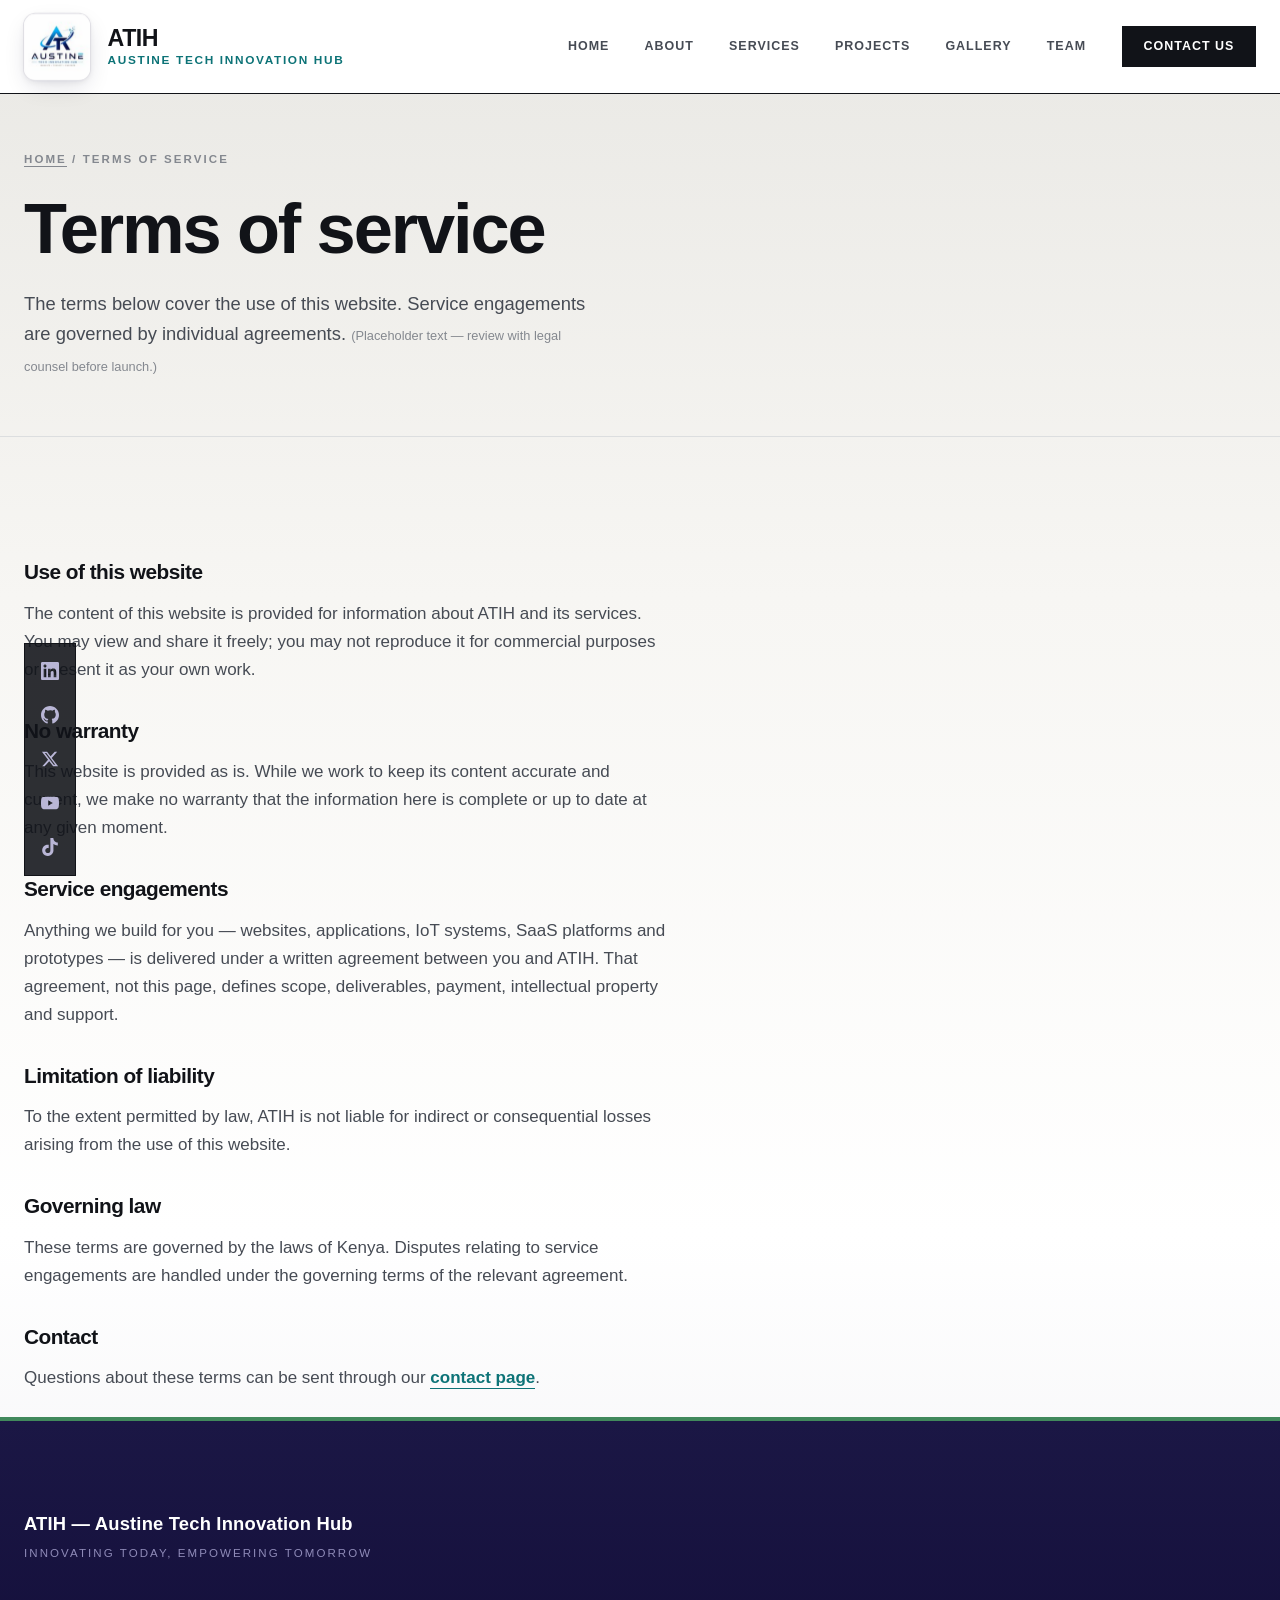
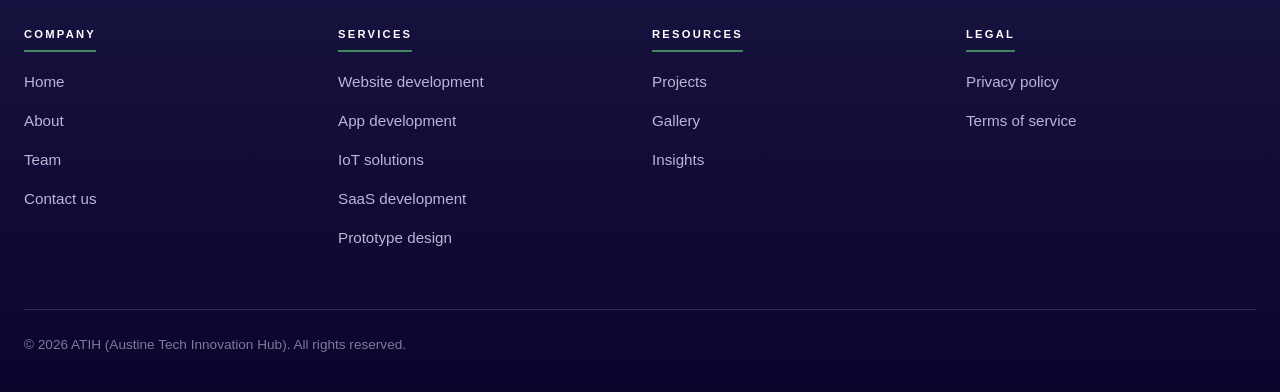
<file: terms.html>
﻿<!DOCTYPE html>
<html lang="en">
<head>
  <meta charset="UTF-8">
  <meta name="viewport" content="width=device-width, initial-scale=1.0">
  <title>Terms of Service — ATIH</title>
  <meta name="description" content="Terms governing the use of the ATIH website and the provision of ATIH services.">
  <link rel="stylesheet" href="css/styles.css">
  <link rel="icon" type="image/svg+xml" href="favicon.svg">
  <meta property="og:type" content="website">
  <meta property="og:site_name" content="ATIH — Austine Tech Innovation Hub">
  <meta property="og:title" content="Terms of Service">
  <meta property="og:description" content="Terms governing the use of the ATIH website and the provision of ATIH services.">
  <meta property="og:url" content="https://austinetech.dev/terms.html">
  <meta property="og:image" content="https://austinetech.dev/images/team/team-group.jpg">
  <meta name="twitter:card" content="summary_large_image">
</head>
<body data-page="terms">

  <a class="skip-link" href="#main-content">Skip to content</a>

  <header class="site-header">
    <a class="brand-block" href="index.html" aria-label="ATIH — Austine Tech Innovation Hub">
      <div class="brand-scene" aria-hidden="true">
        <div class="brand-card">
          <div class="brand-face brand-front">
            <img class="brand-logo-img" src="images/brand/logo.jpg" srcset="images/brand/logo-132.jpg 132w, images/brand/logo-264.jpg 264w, images/brand/logo.jpg 1254w" sizes="66px" alt="ATIH Logo" width="66" height="66">
          </div>
          <div class="brand-face brand-back">
            <span class="brand-slogan">
              <span class="slogan-line">Innovating Today,</span>
              <span class="slogan-line">Empowering Tomorrow</span>
            </span>
          </div>
        </div>
      </div>
      <div class="brand-text">
        <span class="brand-name">ATIH</span>
        <span class="brand-full">Austine Tech Innovation Hub</span>
      </div>
    </a>
    <nav class="site-nav" id="site-nav" aria-label="Main navigation">
      <ul class="nav-list">
        <li class="nav-item"><a class="nav-link" href="index.html">Home</a></li>
        <li class="nav-item"><a class="nav-link" href="about.html">About</a></li>
        <li class="nav-item"><a class="nav-link" href="services/index.html">Services</a></li>
        <li class="nav-item"><a class="nav-link" href="work.html">Projects</a></li>
        <li class="nav-item"><a class="nav-link" href="gallery.html">Gallery</a></li>
        <li class="nav-item"><a class="nav-link" href="team.html">Team</a></li>
        <li class="nav-item"><a class="nav-link nav-cta" href="contact.html">Contact us</a></li>
      </ul>
    </nav>
    <button class="nav-toggle" type="button" aria-expanded="false" aria-controls="site-nav">
      <span class="nav-toggle-label"></span>
    </button>
  </header>

  <main id="main-content" class="page-terms">

    <div class="page-header">
      <p class="breadcrumb"><a class="text-link" href="index.html">Home</a> / Terms of service</p>
      <h1 class="page-title">Terms of service</h1>
      <p class="page-intro">The terms below cover the use of this website. Service engagements are governed by individual agreements. <em class="detail-note">(Placeholder text — review with legal counsel before launch.)</em></p>
    </div>

    <section class="section section-legal" aria-label="Terms of service content">
      <h2 class="section-title">Use of this website</h2>
      <p class="legal-text">The content of this website is provided for information about ATIH and its services. You may view and share it freely; you may not reproduce it for commercial purposes or present it as your own work.</p>

      <h2 class="section-title">No warranty</h2>
      <p class="legal-text">This website is provided as is. While we work to keep its content accurate and current, we make no warranty that the information here is complete or up to date at any given moment.</p>

      <h2 class="section-title">Service engagements</h2>
      <p class="legal-text">Anything we build for you — websites, applications, IoT systems, SaaS platforms and prototypes — is delivered under a written agreement between you and ATIH. That agreement, not this page, defines scope, deliverables, payment, intellectual property and support.</p>

      <h2 class="section-title">Limitation of liability</h2>
      <p class="legal-text">To the extent permitted by law, ATIH is not liable for indirect or consequential losses arising from the use of this website.</p>

      <h2 class="section-title">Governing law</h2>
      <p class="legal-text">These terms are governed by the laws of Kenya. Disputes relating to service engagements are handled under the governing terms of the relevant agreement.</p>

      <h2 class="section-title">Contact</h2>
      <p class="legal-text">Questions about these terms can be sent through our <a class="text-link" href="contact.html">contact page</a>.</p>
    </section>

  </main>

  <footer class="site-footer">
    <div class="footer-brand">
      <p class="footer-brand-name">ATIH — Austine Tech Innovation Hub</p>
      <p class="footer-tagline">Innovating Today, Empowering Tomorrow</p>
    </div>
    <div class="footer-columns">
      <div class="footer-column">
        <p class="footer-heading">Company</p>
        <ul class="footer-list">
          <li><a class="footer-link" href="index.html">Home</a></li>
          <li><a class="footer-link" href="about.html">About</a></li>
          <li><a class="footer-link" href="team.html">Team</a></li>
          <li><a class="footer-link" href="contact.html">Contact us</a></li>
        </ul>
      </div>
      <div class="footer-column">
        <p class="footer-heading">Services</p>
        <ul class="footer-list">
          <li><a class="footer-link" href="services/web-development.html">Website development</a></li>
          <li><a class="footer-link" href="services/app-development.html">App development</a></li>
          <li><a class="footer-link" href="services/iot-solutions.html">IoT solutions</a></li>
          <li><a class="footer-link" href="services/saas-development.html">SaaS development</a></li>
          <li><a class="footer-link" href="services/prototype-design.html">Prototype design</a></li>
        </ul>
      </div>
      <div class="footer-column">
        <p class="footer-heading">Resources</p>
        <ul class="footer-list">
          <li><a class="footer-link" href="work.html">Projects</a></li>
          <li><a class="footer-link" href="gallery.html">Gallery</a></li>
          <li><a class="footer-link" href="insights.html">Insights</a></li>
        </ul>
      </div>
      <div class="footer-column">
        <p class="footer-heading">Legal</p>
        <ul class="footer-list">
          <li><a class="footer-link" href="privacy.html">Privacy policy</a></li>
          <li><a class="footer-link" href="terms.html">Terms of service</a></li>
        </ul>
      </div>
    </div>
    <div class="footer-legal">
      <p class="footer-copyright">&copy; 2026 ATIH (Austine Tech Innovation Hub). All rights reserved.</p>
    </div>
  </footer>

  <script src="js/main.js" defer></script>
</body>
</html>
</file>
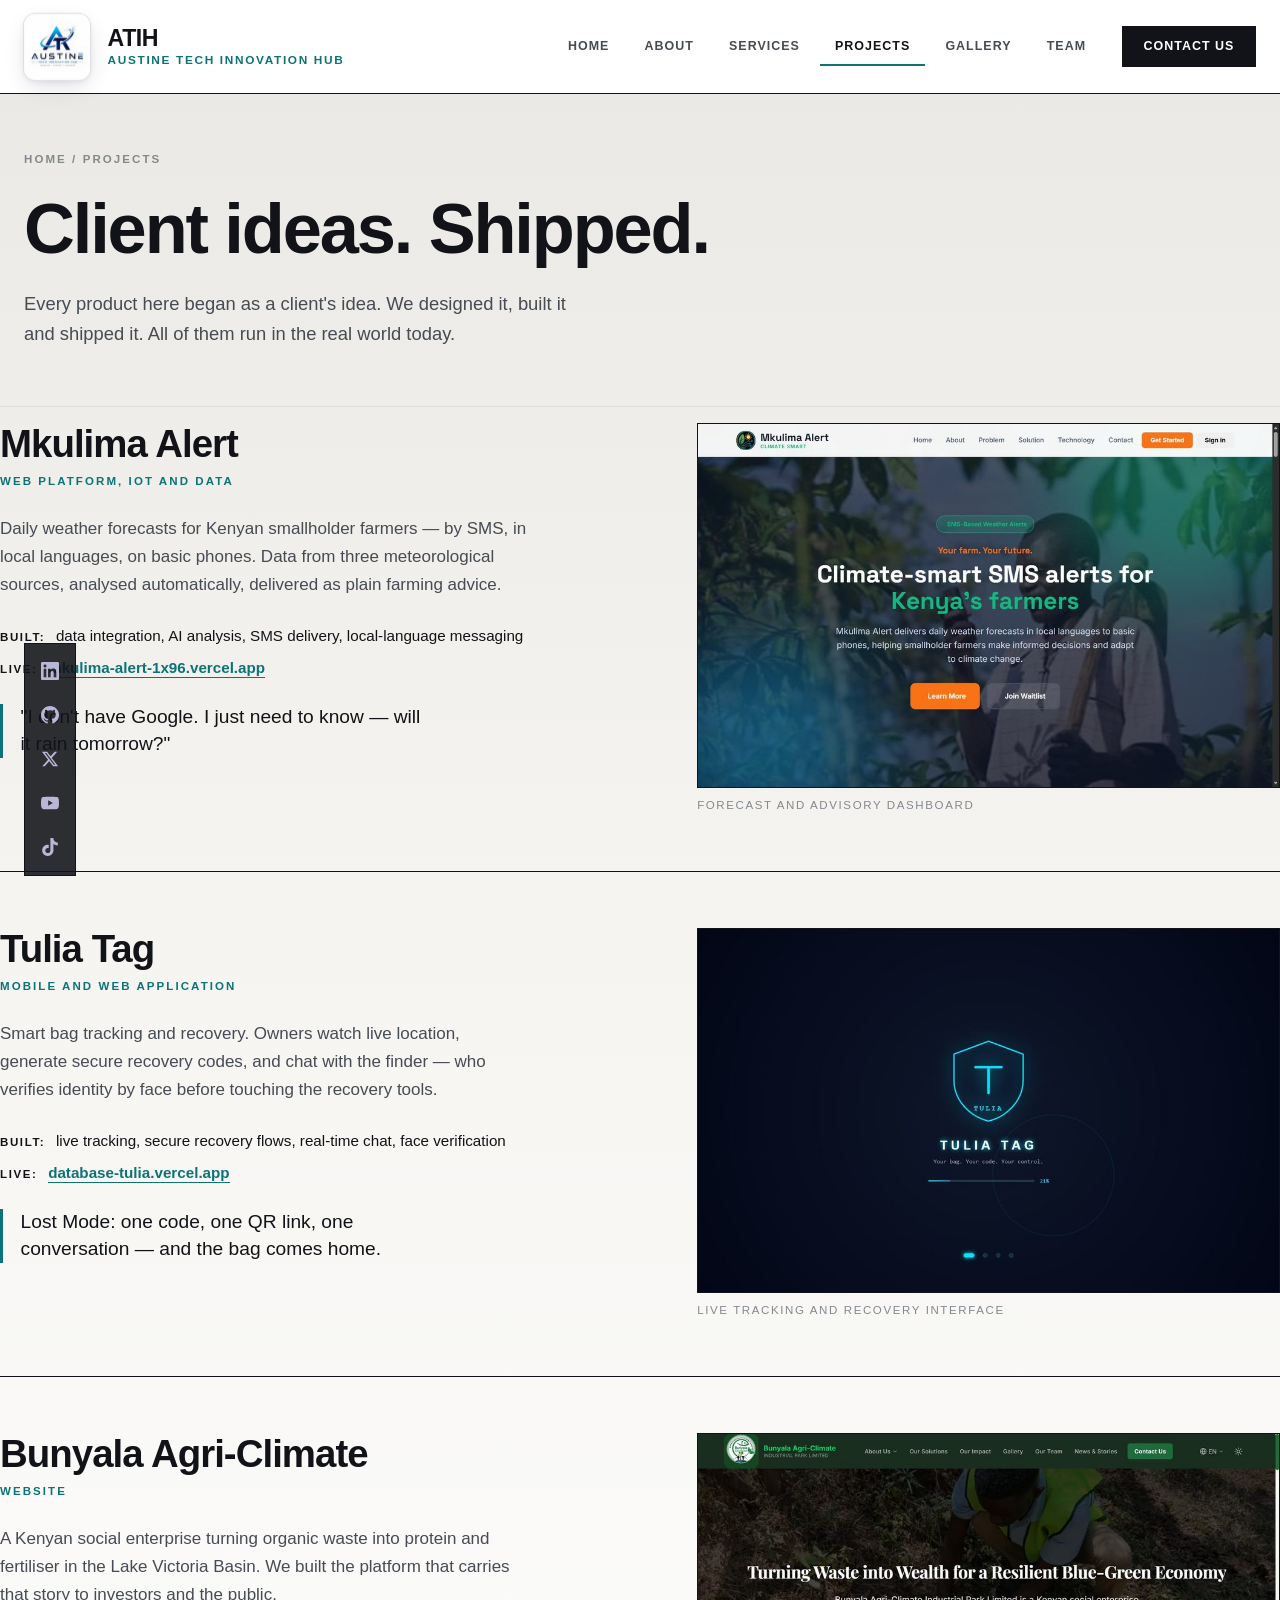
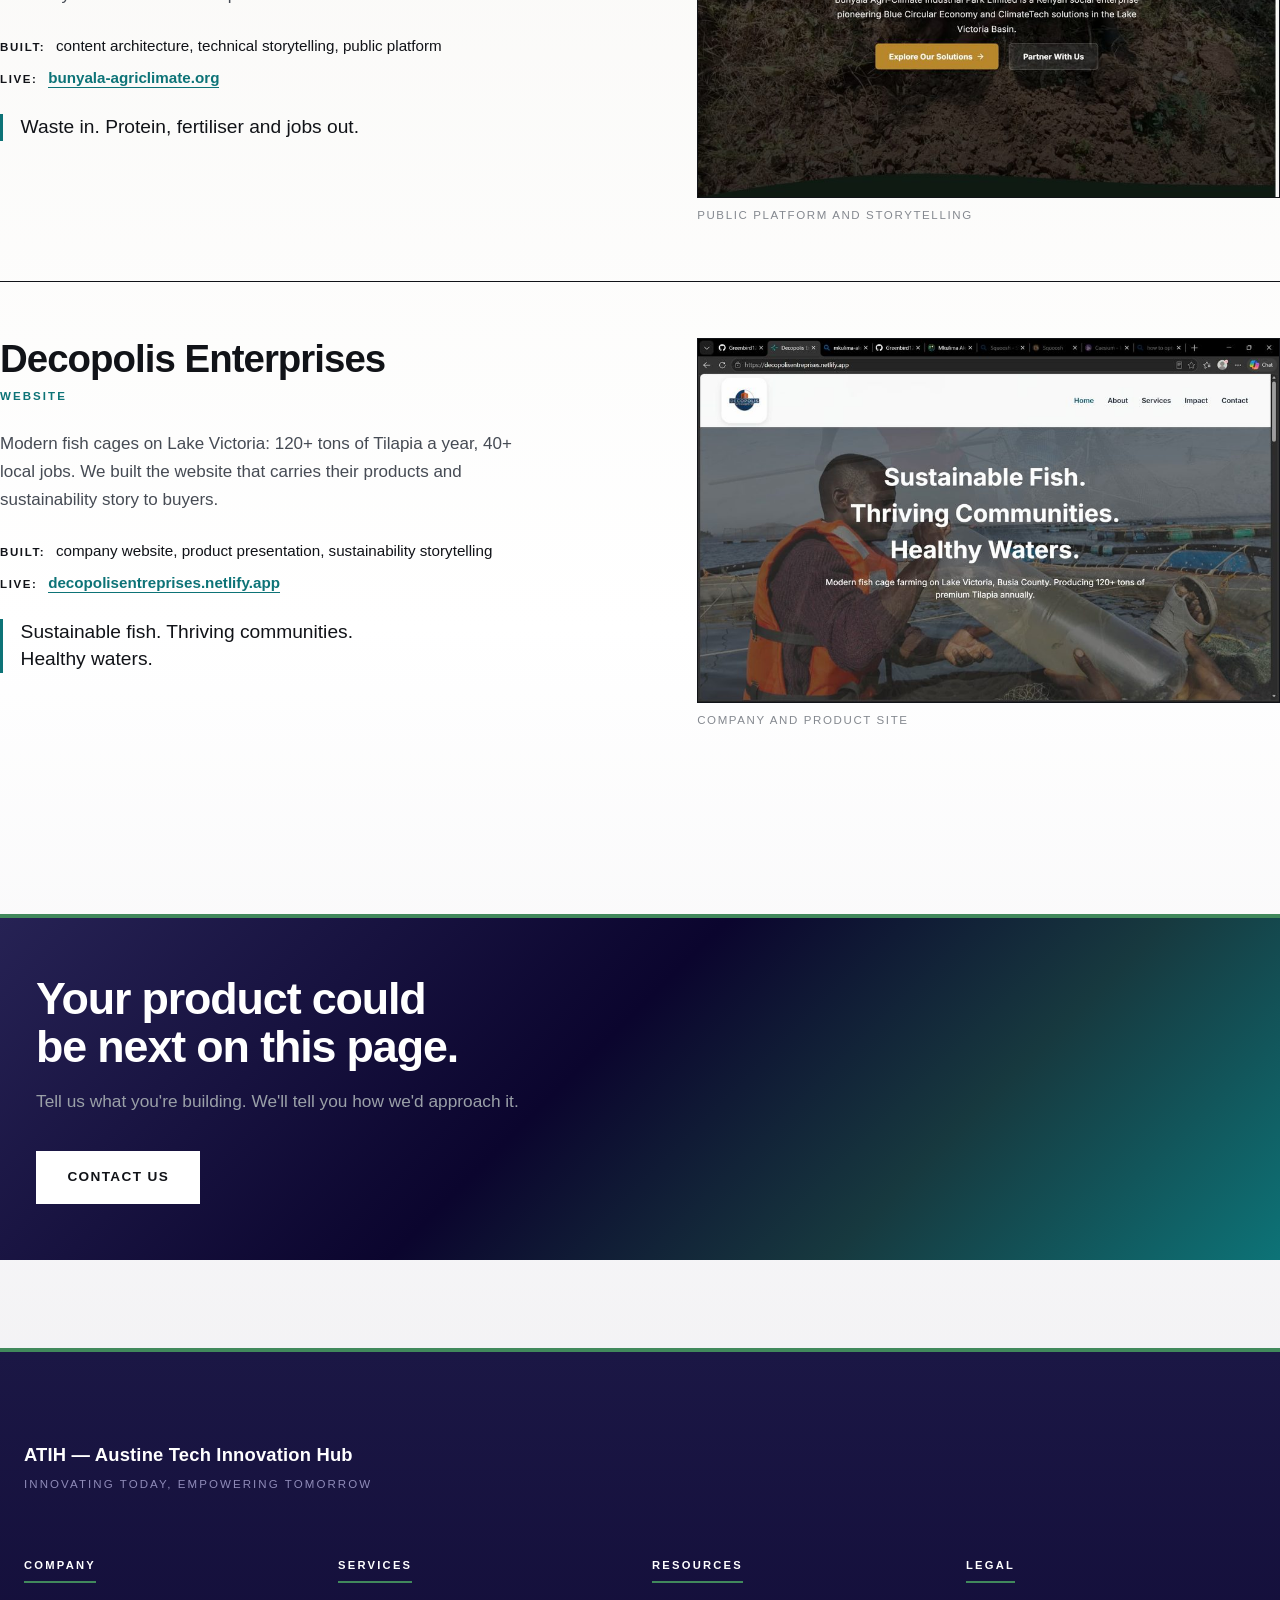
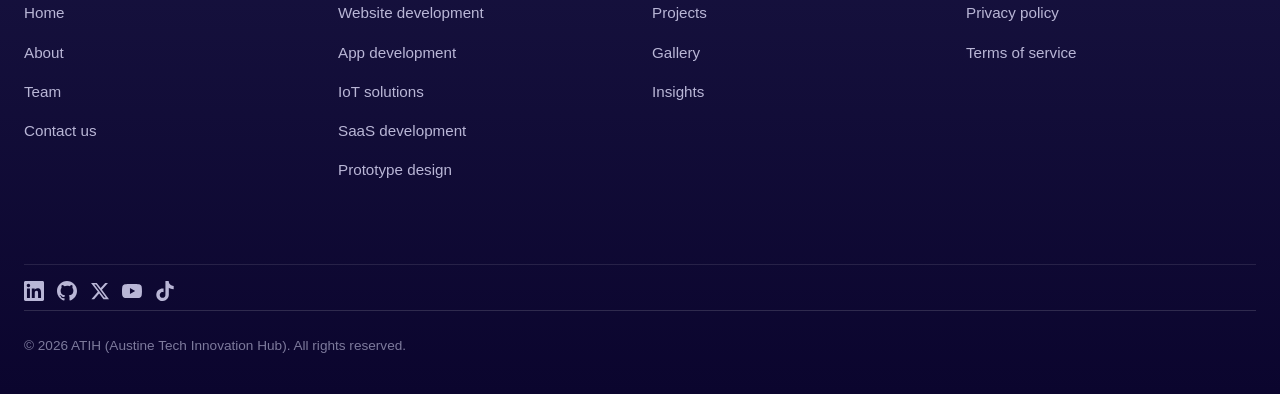
<file: work.html>
﻿<!DOCTYPE html>
<html lang="en">
<head>
  <meta charset="UTF-8">
  <meta name="viewport" content="width=device-width, initial-scale=1.0">
  <title>Work — ATIH | Client Products We Shipped</title>
  <meta name="description" content="Case studies: Mkulima Alert, Tulia Tag, Bunyala Agri-Climate and Decopolis. Client ideas, designed, built and shipped by ATIH.">
  <link rel="stylesheet" href="css/styles.css">
  <link rel="icon" type="image/svg+xml" href="favicon.svg">
  <meta property="og:type" content="website">
  <meta property="og:site_name" content="ATIH — Austine Tech Innovation Hub">
  <meta property="og:title" content="Work">
  <meta property="og:description" content="Case studies: Mkulima Alert, Tulia Tag, Bunyala Agri-Climate and Decopolis. Client ideas, designed, built and shipped by ATIH.">
  <meta property="og:url" content="https://austinetech.dev/work.html">
  <meta property="og:image" content="https://austinetech.dev/images/team/team-group.jpg">
  <meta name="twitter:card" content="summary_large_image">
</head>
<body data-page="work">

  <a class="skip-link" href="#main-content">Skip to content</a>

  <header class="site-header">
    <a class="brand-block" href="index.html" aria-label="ATIH — Austine Tech Innovation Hub">
      <div class="brand-scene" aria-hidden="true">
        <div class="brand-card">
          <div class="brand-face brand-front">
            <img class="brand-logo-img" src="images/brand/logo.jpg" srcset="images/brand/logo-132.jpg 132w, images/brand/logo-264.jpg 264w, images/brand/logo.jpg 1254w" sizes="66px" alt="ATIH Logo" width="66" height="66">
          </div>
          <div class="brand-face brand-back">
            <span class="brand-slogan">
              <span class="slogan-line">Innovating Today,</span>
              <span class="slogan-line">Empowering Tomorrow</span>
            </span>
          </div>
        </div>
      </div>
      <div class="brand-text">
        <span class="brand-name">ATIH</span>
        <span class="brand-full">Austine Tech Innovation Hub</span>
      </div>
    </a>
    <nav class="site-nav" id="site-nav" aria-label="Main navigation">
      <ul class="nav-list">
        <li class="nav-item"><a class="nav-link" href="index.html">Home</a></li>
        <li class="nav-item"><a class="nav-link" href="about.html">About</a></li>
        <li class="nav-item"><a class="nav-link" href="services/index.html">Services</a></li>
        <li class="nav-item"><a class="nav-link" href="work.html">Projects</a></li>
        <li class="nav-item"><a class="nav-link" href="gallery.html">Gallery</a></li>
        <li class="nav-item"><a class="nav-link" href="team.html">Team</a></li>
        <li class="nav-item"><a class="nav-link nav-cta" href="contact.html">Contact us</a></li>
      </ul>
    </nav>
    <button class="nav-toggle" type="button" aria-expanded="false" aria-controls="site-nav">
      <span class="nav-toggle-label"></span>
    </button>
  </header>

  <main id="main-content">

    <div class="page-header">
      <p class="breadcrumb"><a href="index.html">Home</a> / Projects</p>
      <h1 class="page-title">Client ideas. Shipped.</h1>
      <p class="page-intro">Every product here began as a client's idea. We designed it, built it and shipped it. All of them run in the real world today.</p>
    </div>

    <!-- ============ MKULIMA ALERT ============ -->
    <article class="case-study">
      <div class="case-study-body" data-animate>
        <h2 class="case-study-title">Mkulima Alert</h2>
        <p class="case-study-meta">Web platform, IoT and data</p>
        <p class="case-study-summary">Daily weather forecasts for Kenyan smallholder farmers — by SMS, in local languages, on basic phones. Data from three meteorological sources, analysed automatically, delivered as plain farming advice.</p>
        <div class="case-study-facts">
          <p class="case-study-fact"><strong>Built:</strong> data integration, AI analysis, SMS delivery, local-language messaging</p>
          <p class="case-study-fact"><strong>Live:</strong> <a class="text-link" href="https://mkulima-alert-1x96.vercel.app/">mkulima-alert-1x96.vercel.app</a></p>
        </div>
        <p class="case-study-quote">"I don't have Google. I just need to know — will it rain tomorrow?"</p>
      </div>
      <div class="case-study-gallery" data-animate style="--motion-delay: 100ms;">
        <figure class="gallery-item">
          <img src="images/projects/mkulima-alert.jpg" srcset="images/projects/mkulima-alert-480.jpg 480w, images/projects/mkulima-alert-960.jpg 960w, images/projects/mkulima-alert-1440.jpg 1440w, images/projects/mkulima-alert.jpg 1680w" sizes="(max-width: 820px) 100vw, 50vw" alt="Mkulima Alert weather dashboard showing forecast data" width="900" loading="lazy">
          <figcaption class="gallery-caption">Forecast and advisory dashboard</figcaption>
        </figure>
      </div>
    </article>

    <!-- ============ TULIA TAG ============ -->
    <article class="case-study">
      <div class="case-study-body" data-animate>
        <h2 class="case-study-title">Tulia Tag</h2>
        <p class="case-study-meta">Mobile and web application</p>
        <p class="case-study-summary">Smart bag tracking and recovery. Owners watch live location, generate secure recovery codes, and chat with the finder — who verifies identity by face before touching the recovery tools.</p>
        <div class="case-study-facts">
          <p class="case-study-fact"><strong>Built:</strong> live tracking, secure recovery flows, real-time chat, face verification</p>
          <p class="case-study-fact"><strong>Live:</strong> <a class="text-link" href="https://database-tulia.vercel.app/">database-tulia.vercel.app</a></p>
        </div>
        <p class="case-study-quote">Lost Mode: one code, one QR link, one conversation — and the bag comes home.</p>
      </div>
      <div class="case-study-gallery" data-animate style="--motion-delay: 100ms;">
        <figure class="gallery-item">
          <img src="images/projects/tulia-tag.jpg" srcset="images/projects/tulia-tag-480.jpg 480w, images/projects/tulia-tag-960.jpg 960w, images/projects/tulia-tag-1440.jpg 1440w, images/projects/tulia-tag.jpg 1680w" sizes="(max-width: 820px) 100vw, 50vw" alt="Tulia Tag mobile app interface" width="900" loading="lazy">
          <figcaption class="gallery-caption">Live tracking and recovery interface</figcaption>
        </figure>
      </div>
    </article>

    <!-- ============ BUNYALA ============ -->
    <article class="case-study">
      <div class="case-study-body" data-animate>
        <h2 class="case-study-title">Bunyala Agri-Climate</h2>
        <p class="case-study-meta">Website</p>
        <p class="case-study-summary">A Kenyan social enterprise turning organic waste into protein and fertiliser in the Lake Victoria Basin. We built the platform that carries that story to investors and the public.</p>
        <div class="case-study-facts">
          <p class="case-study-fact"><strong>Built:</strong> content architecture, technical storytelling, public platform</p>
          <p class="case-study-fact"><strong>Live:</strong> <a class="text-link" href="https://bunyala-agriclimate.org/">bunyala-agriclimate.org</a></p>
        </div>
        <p class="case-study-quote">Waste in. Protein, fertiliser and jobs out.</p>
      </div>
      <div class="case-study-gallery" data-animate style="--motion-delay: 100ms;">
        <figure class="gallery-item">
          <img src="images/projects/bunyala-agriclimate.jpg" srcset="images/projects/bunyala-agriclimate-480.jpg 480w, images/projects/bunyala-agriclimate-960.jpg 960w, images/projects/bunyala-agriclimate-1440.jpg 1440w, images/projects/bunyala-agriclimate.jpg 1680w" sizes="(max-width: 820px) 100vw, 50vw" alt="Bunyala Agri-Climate website on screen" width="900" loading="lazy">
          <figcaption class="gallery-caption">Public platform and storytelling</figcaption>
        </figure>
      </div>
    </article>

    <!-- ============ DECOPOLIS ============ -->
    <article class="case-study">
      <div class="case-study-body" data-animate>
        <h2 class="case-study-title">Decopolis Enterprises</h2>
        <p class="case-study-meta">Website</p>
        <p class="case-study-summary">Modern fish cages on Lake Victoria: 120+ tons of Tilapia a year, 40+ local jobs. We built the website that carries their products and sustainability story to buyers.</p>
        <div class="case-study-facts">
          <p class="case-study-fact"><strong>Built:</strong> company website, product presentation, sustainability storytelling</p>
          <p class="case-study-fact"><strong>Live:</strong> <a class="text-link" href="https://decopolisentreprises.netlify.app/">decopolisentreprises.netlify.app</a></p>
        </div>
        <p class="case-study-quote">Sustainable fish. Thriving communities. Healthy waters.</p>
      </div>
      <div class="case-study-gallery" data-animate style="--motion-delay: 100ms;">
        <figure class="gallery-item">
          <img src="images/projects/decopolis.jpg" srcset="images/projects/decopolis-480.jpg 480w, images/projects/decopolis-960.jpg 960w, images/projects/decopolis-1440.jpg 1440w, images/projects/decopolis.jpg 1680w" sizes="(max-width: 820px) 100vw, 50vw" alt="Decopolis Enterprises website on screen" width="900" loading="lazy">
          <figcaption class="gallery-caption">Company and product site</figcaption>
        </figure>
      </div>
    </article>

    <!-- ============ CTA ============ -->
    <section class="cta-band">
      <h2 class="cta-title">Your product could be next on this page.</h2>
      <p class="cta-text">Tell us what you're building. We'll tell you how we'd approach it.</p>
      <p class="cta-actions"><a class="button-primary" href="contact.html">Contact us</a></p>
    </section>

  </main>

  <footer class="site-footer">
    <div class="footer-brand">
      <p class="footer-brand-name">ATIH — Austine Tech Innovation Hub</p>
      <p class="footer-tagline">Innovating Today, Empowering Tomorrow</p>
    </div>
    <div class="footer-columns">
      <div class="footer-column">
        <p class="footer-heading">Company</p>
        <ul class="footer-list">
          <li><a class="footer-link" href="index.html">Home</a></li>
          <li><a class="footer-link" href="about.html">About</a></li>
          <li><a class="footer-link" href="team.html">Team</a></li>
          <li><a class="footer-link" href="contact.html">Contact us</a></li>
        </ul>
      </div>
      <div class="footer-column">
        <p class="footer-heading">Services</p>
        <ul class="footer-list">
          <li><a class="footer-link" href="services/web-development.html">Website development</a></li>
          <li><a class="footer-link" href="services/app-development.html">App development</a></li>
          <li><a class="footer-link" href="services/iot-solutions.html">IoT solutions</a></li>
          <li><a class="footer-link" href="services/saas-development.html">SaaS development</a></li>
          <li><a class="footer-link" href="services/prototype-design.html">Prototype design</a></li>
        </ul>
      </div>
      <div class="footer-column">
        <p class="footer-heading">Resources</p>
        <ul class="footer-list">
          <li><a class="footer-link" href="work.html">Projects</a></li>
          <li><a class="footer-link" href="gallery.html">Gallery</a></li>
          <li><a class="footer-link" href="insights.html">Insights</a></li>
        </ul>
      </div>
      <div class="footer-column">
        <p class="footer-heading">Legal</p>
        <ul class="footer-list">
          <li><a class="footer-link" href="privacy.html">Privacy policy</a></li>
          <li><a class="footer-link" href="terms.html">Terms of service</a></li>
        </ul>
      </div>
    </div>
    <div class="footer-social">
      <a href="https://www.linkedin.com/in/austine-wandera-b14523344/" target="_blank" rel="noopener" aria-label="LinkedIn"><svg viewBox="0 0 24 24" fill="currentColor"><path d="M20.447 20.452h-3.554v-5.569c0-1.328-.027-3.037-1.852-3.037-1.853 0-2.136 1.445-2.136 2.939v5.667H9.351V9h3.414v1.561h.046c.477-.9 1.637-1.85 3.37-1.85 3.601 0 4.267 2.37 4.267 5.455v6.286zM5.337 7.433c-1.144 0-2.063-.926-2.063-2.065 0-1.138.92-2.063 2.063-2.063 1.14 0 2.064.925 2.064 2.063 0 1.139-.925 2.065-2.064 2.065zm1.782 13.019H3.555V9h3.564v11.452zM22.225 0H1.771C.792 0 0 .774 0 1.729v20.542C0 23.227.792 24 1.771 24h20.451C23.2 24 24 23.227 24 22.271V1.729C24 .774 23.2 0 22.222 0h.003z"/></svg></a>
      <a href="https://github.com/Greenbird122" target="_blank" rel="noopener" aria-label="GitHub"><svg viewBox="0 0 24 24" fill="currentColor"><path d="M12 0C5.374 0 0 5.373 0 12c0 5.302 3.438 9.8 8.207 11.387.599.111.793-.261.793-.577v-2.234c-3.338.726-4.033-1.416-4.033-1.416-.546-1.387-1.333-1.756-1.333-1.756-1.089-.745.083-.729.083-.729 1.205.084 1.839 1.237 1.839 1.237 1.07 1.834 2.807 1.304 3.492.997.107-.775.418-1.305.762-1.604-2.665-.305-5.467-1.334-5.467-5.931 0-1.311.469-2.381 1.236-3.221-.124-.303-.535-1.524.117-3.176 0 0 1.008-.322 3.301 1.23A11.509 11.509 0 0112 5.803c1.02.005 2.047.138 3.006.404 2.291-1.552 3.297-1.23 3.297-1.23.653 1.653.242 2.874.118 3.176.77.84 1.235 1.911 1.235 3.221 0 4.609-2.807 5.624-5.479 5.921.43.372.823 1.102.823 2.222v3.293c0 .319.192.694.801.576C20.566 21.797 24 17.3 24 12c0-6.627-5.373-12-12-12z"/></svg></a>
      <a href="https://x.com/austinetech" target="_blank" rel="noopener" aria-label="X"><svg viewBox="0 0 24 24" fill="currentColor"><path d="M18.244 2.25h3.308l-7.227 8.26 8.502 11.24H16.17l-5.214-6.817L4.99 21.75H1.68l7.73-8.835L1.254 2.25H8.08l4.713 6.231zm-1.161 17.52h1.833L7.084 4.126H5.117z"/></svg></a>
      <a href="https://www.youtube.com/@austinetech" target="_blank" rel="noopener" aria-label="YouTube"><svg viewBox="0 0 24 24" fill="currentColor"><path d="M23.498 6.186a3.016 3.016 0 00-2.122-2.136C19.505 3.545 12 3.545 12 3.545s-7.505 0-9.377.505A3.017 3.017 0 00.502 6.186C0 8.07 0 12 0 12s0 3.93.502 5.814a3.016 3.016 0 002.122 2.136c1.871.505 9.376.505 9.376.505s7.505 0 9.377-.505a3.015 3.015 0 002.122-2.136C24 15.93 24 12 24 12s0-3.93-.502-5.814zM9.545 15.568V8.432L15.818 12l-6.273 3.568z"/></svg></a>
      <a href="https://www.tiktok.com/@austinetech" target="_blank" rel="noopener" aria-label="TikTok"><svg viewBox="0 0 24 24" fill="currentColor"><path d="M12.525.02c1.31-.02 2.61-.01 3.91-.02.08 1.53.63 3.09 1.75 4.17 1.12 1.11 2.7 1.62 4.24 1.79v4.03c-1.44-.05-2.89-.35-4.2-.97-.57-.26-1.1-.59-1.62-.93-.01 2.92.01 5.84-.02 8.75-.08 1.4-.54 2.79-1.35 3.94-1.31 1.92-3.58 3.17-5.91 3.21-1.43.08-2.86-.31-4.08-1.03-2.02-1.19-3.44-3.37-3.65-5.71-.02-.5-.03-1-.01-1.49.18-1.9 1.12-3.72 2.58-4.96 1.66-1.44 3.98-2.13 6.15-1.72.02 1.48-.04 2.96-.04 4.44-.99-.32-2.15-.23-3.02.37-.63.41-1.11 1.04-1.36 1.75-.21.51-.15 1.07-.14 1.61.24 1.64 1.82 3.02 3.5 2.87 1.12-.01 2.19-.66 2.77-1.61.19-.33.4-.67.41-1.06.1-1.79.06-3.57.07-5.36.01-4.03-.01-8.05.02-12.07z"/></svg></a>
    </div>
    <div class="footer-legal">
      <p class="footer-copyright">&copy; 2026 ATIH (Austine Tech Innovation Hub). All rights reserved.</p>
    </div>
  </footer>

  <script src="js/main.js" defer></script>
</body>
</html>
</file>
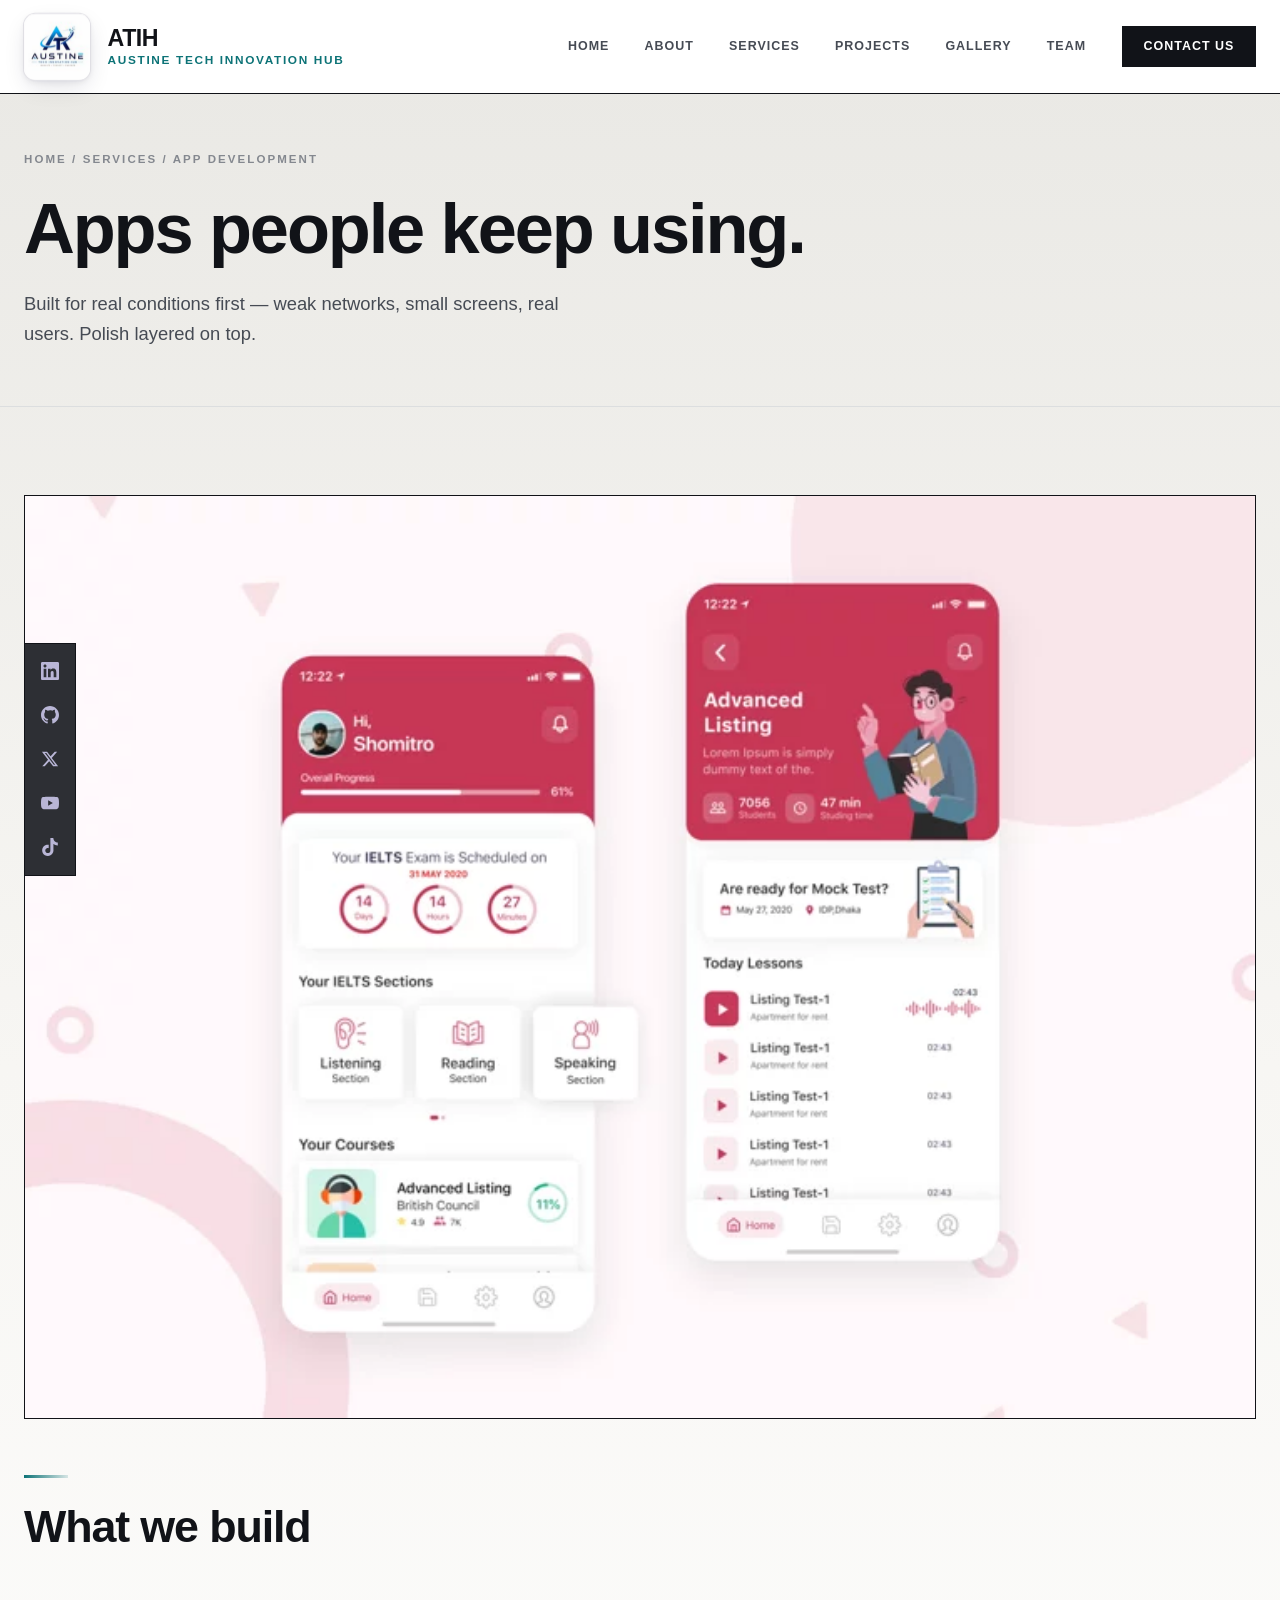
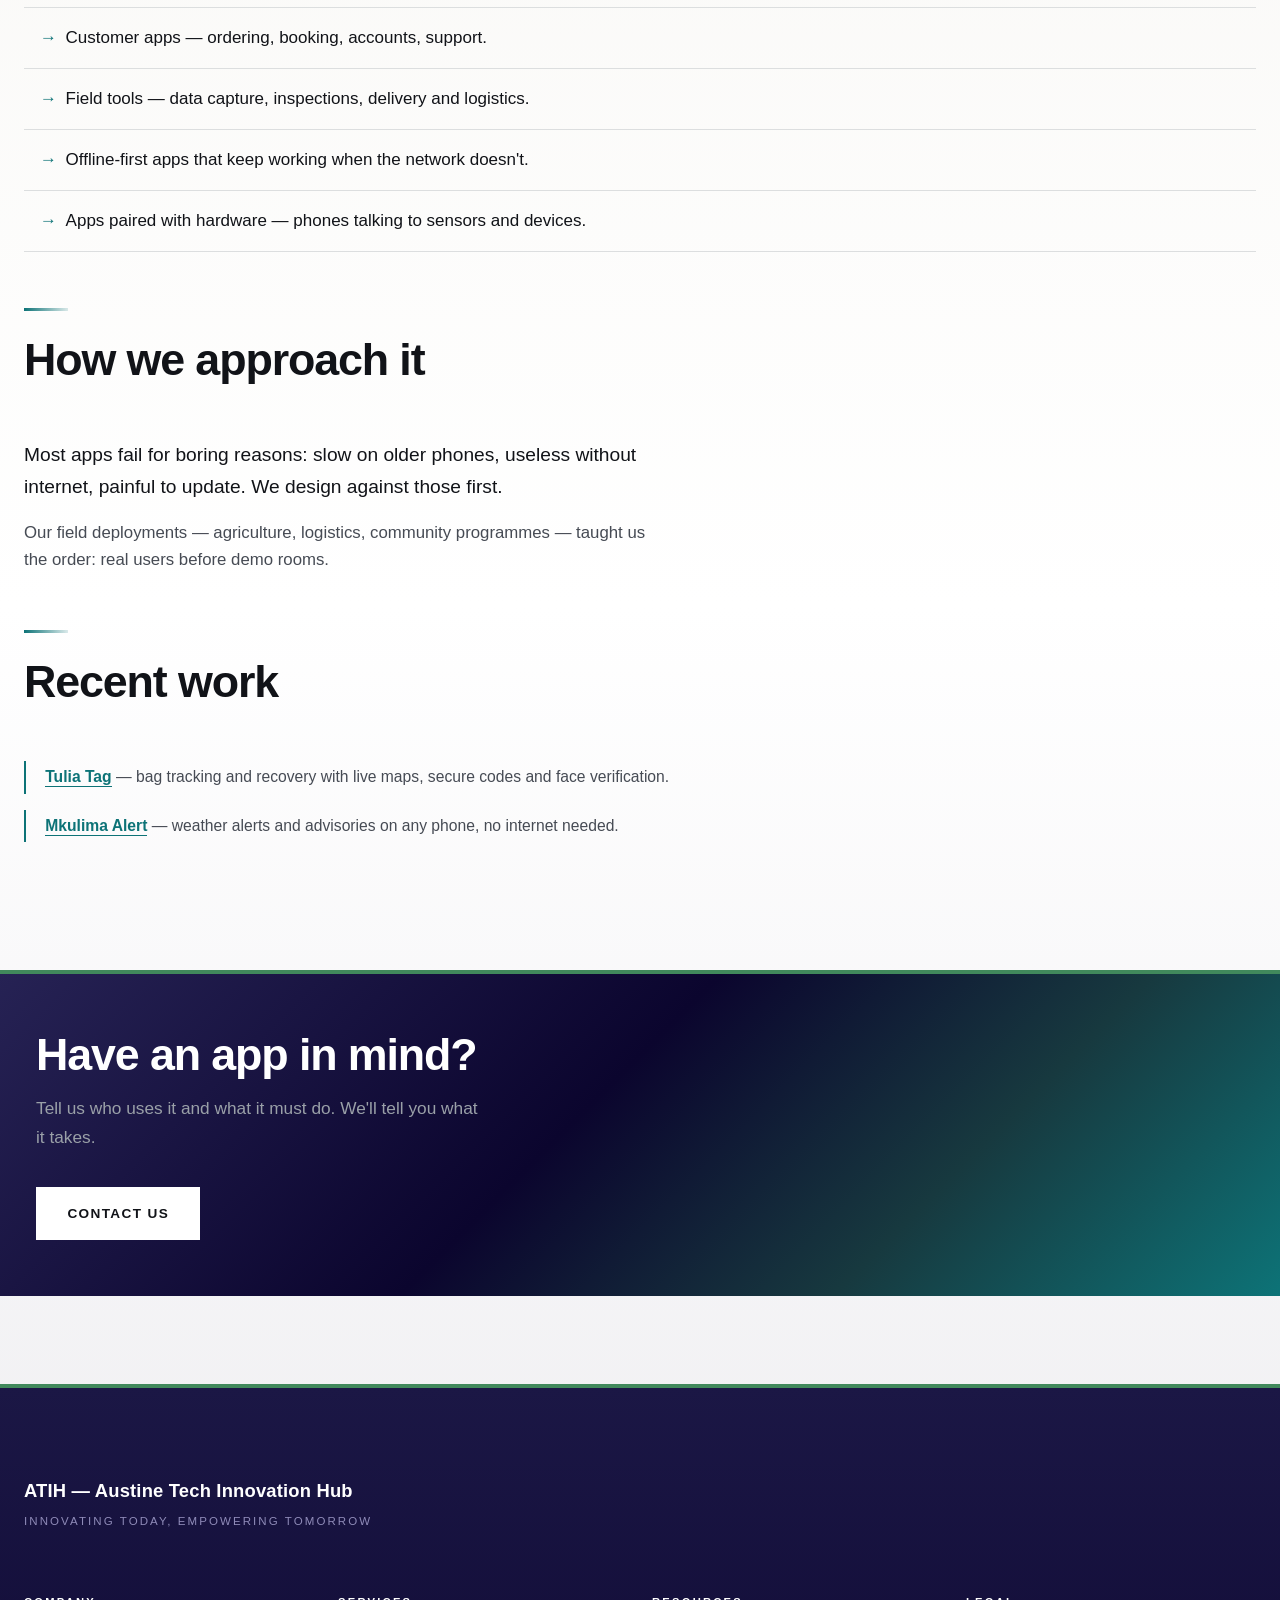
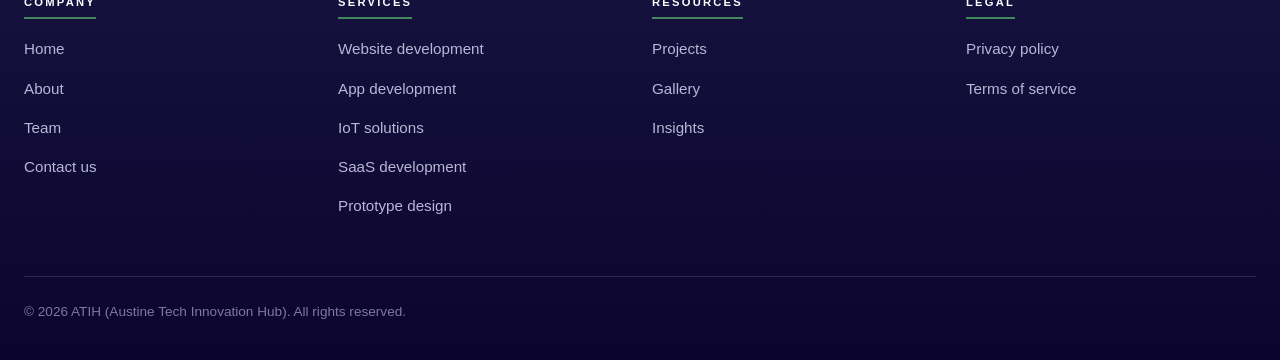
<file: services/app-development.html>
﻿<!DOCTYPE html>
<html lang="en">
<head>
  <meta charset="UTF-8">
  <meta name="viewport" content="width=device-width, initial-scale=1.0">
  <title>App Development — ATIH</title>
  <meta name="description" content="Android and iOS applications for customers and staff — built for weak networks and real users first, polish layered on top.">
  <link rel="stylesheet" href="../css/styles.css">
  <link rel="icon" type="image/svg+xml" href="../favicon.svg">
  <meta property="og:type" content="website">
  <meta property="og:site_name" content="ATIH — Austine Tech Innovation Hub">
  <meta property="og:title" content="App Development">
  <meta property="og:description" content="Android and iOS applications for customers and staff — built for weak networks and real users first, polish layered on top.">
  <meta property="og:url" content="https://austinetech.dev/services/app-development.html">
  <meta property="og:image" content="https://austinetech.dev/images/team/team-group.jpg">
  <meta name="twitter:card" content="summary_large_image">
</head>
<body data-page="services">

  <a class="skip-link" href="#main-content">Skip to content</a>

  <header class="site-header">
    <a class="brand-block" href="../index.html" aria-label="ATIH — Austine Tech Innovation Hub">
      <div class="brand-scene" aria-hidden="true">
        <div class="brand-card">
          <div class="brand-face brand-front">
            <img class="brand-logo-img" src="../images/brand/logo.jpg" srcset="../images/brand/logo-132.jpg 132w, ../images/brand/logo-264.jpg 264w, ../images/brand/logo.jpg 1254w" sizes="66px" alt="ATIH Logo" width="66" height="66">
          </div>
          <div class="brand-face brand-back">
            <span class="brand-slogan">
              <span class="slogan-line">Innovating Today,</span>
              <span class="slogan-line">Empowering Tomorrow</span>
            </span>
          </div>
        </div>
      </div>
      <div class="brand-text">
        <span class="brand-name">ATIH</span>
        <span class="brand-full">Austine Tech Innovation Hub</span>
      </div>
    </a>
    <nav class="site-nav" id="site-nav" aria-label="Main navigation">
      <ul class="nav-list">
        <li class="nav-item"><a class="nav-link" href="../index.html">Home</a></li>
        <li class="nav-item"><a class="nav-link" href="../about.html">About</a></li>
        <li class="nav-item"><a class="nav-link" href="index.html">Services</a></li>
        <li class="nav-item"><a class="nav-link" href="../work.html">Projects</a></li>
        <li class="nav-item"><a class="nav-link" href="../gallery.html">Gallery</a></li>
        <li class="nav-item"><a class="nav-link" href="../team.html">Team</a></li>
        <li class="nav-item"><a class="nav-link nav-cta" href="../contact.html">Contact us</a></li>
      </ul>
    </nav>
    <button class="nav-toggle" type="button" aria-expanded="false" aria-controls="site-nav">
      <span class="nav-toggle-label"></span>
    </button>
  </header>

  <main id="main-content">

    <div class="page-header">
      <p class="breadcrumb"><a href="../index.html">Home</a> / <a href="index.html">Services</a> / App development</p>
      <h1 class="page-title">Apps people keep using.</h1>
      <p class="page-intro">Built for real conditions first — weak networks, small screens, real users. Polish layered on top.</p>
    </div>

    <section class="section section-service-overview">
      <div class="service-overview-media" data-animate>
        <img src="../images/services/app-ui.jpg" srcset="../images/services/app-ui-480.jpg 480w, ../images/services/app-ui.jpg 736w" sizes="(max-width: 1280px) 100vw, 1216px" alt="A developer testing a mobile app across several smartphones" width="1000">
      </div>

      <div class="section-head" data-animate>
        <span class="accent-bar"></span>
        <h2 class="section-title">What we build</h2>
      </div>
      <ul class="capability-list">
        <li class="capability-item" data-animate>Customer apps — ordering, booking, accounts, support.</li>
        <li class="capability-item" data-animate style="--motion-delay: 70ms;">Field tools — data capture, inspections, delivery and logistics.</li>
        <li class="capability-item" data-animate style="--motion-delay: 140ms;">Offline-first apps that keep working when the network doesn't.</li>
        <li class="capability-item" data-animate style="--motion-delay: 210ms;">Apps paired with hardware — phones talking to sensors and devices.</li>
      </ul>

      <div class="section-head" data-animate style="margin-top: var(--space-5);">
        <span class="accent-bar"></span>
        <h2 class="section-title">How we approach it</h2>
      </div>
      <div class="story-body" data-animate>
        <p>Most apps fail for boring reasons: slow on older phones, useless without internet, painful to update. We design against those first.</p>
        <p>Our field deployments — agriculture, logistics, community programmes — taught us the order: real users before demo rooms.</p>
      </div>

      <div class="section-head" data-animate style="margin-top: var(--space-5);">
        <span class="accent-bar"></span>
        <h2 class="section-title">Recent work</h2>
      </div>
      <div class="related-projects">
        <p class="related-project" data-animate><a class="text-link" href="../work.html">Tulia Tag</a> — bag tracking and recovery with live maps, secure codes and face verification.</p>
        <p class="related-project" data-animate style="--motion-delay: 80ms;"><a class="text-link" href="../work.html">Mkulima Alert</a> — weather alerts and advisories on any phone, no internet needed.</p>
      </div>
    </section>

    <section class="cta-band">
      <h2 class="cta-title">Have an app in mind?</h2>
      <p class="cta-text">Tell us who uses it and what it must do. We'll tell you what it takes.</p>
      <p class="cta-actions"><a class="button-primary" href="../contact.html">Contact us</a></p>
    </section>

  </main>

  <footer class="site-footer">
    <div class="footer-brand">
      <p class="footer-brand-name">ATIH — Austine Tech Innovation Hub</p>
      <p class="footer-tagline">Innovating Today, Empowering Tomorrow</p>
    </div>
    <div class="footer-columns">
      <div class="footer-column">
        <p class="footer-heading">Company</p>
        <ul class="footer-list">
          <li><a class="footer-link" href="../index.html">Home</a></li>
          <li><a class="footer-link" href="../about.html">About</a></li>
          <li><a class="footer-link" href="../team.html">Team</a></li>
          <li><a class="footer-link" href="../contact.html">Contact us</a></li>
        </ul>
      </div>
      <div class="footer-column">
        <p class="footer-heading">Services</p>
        <ul class="footer-list">
          <li><a class="footer-link" href="web-development.html">Website development</a></li>
          <li><a class="footer-link" href="app-development.html">App development</a></li>
          <li><a class="footer-link" href="iot-solutions.html">IoT solutions</a></li>
          <li><a class="footer-link" href="saas-development.html">SaaS development</a></li>
          <li><a class="footer-link" href="prototype-design.html">Prototype design</a></li>
        </ul>
      </div>
      <div class="footer-column">
        <p class="footer-heading">Resources</p>
        <ul class="footer-list">
          <li><a class="footer-link" href="../work.html">Projects</a></li>
          <li><a class="footer-link" href="../gallery.html">Gallery</a></li>
          <li><a class="footer-link" href="../insights.html">Insights</a></li>
        </ul>
      </div>
      <div class="footer-column">
        <p class="footer-heading">Legal</p>
        <ul class="footer-list">
          <li><a class="footer-link" href="../privacy.html">Privacy policy</a></li>
          <li><a class="footer-link" href="../terms.html">Terms of service</a></li>
        </ul>
      </div>
    </div>
    <div class="footer-legal">
      <p class="footer-copyright">&copy; 2026 ATIH (Austine Tech Innovation Hub). All rights reserved.</p>
    </div>
  </footer>

  <script src="../js/main.js" defer></script>
</body>
</html>
</file>
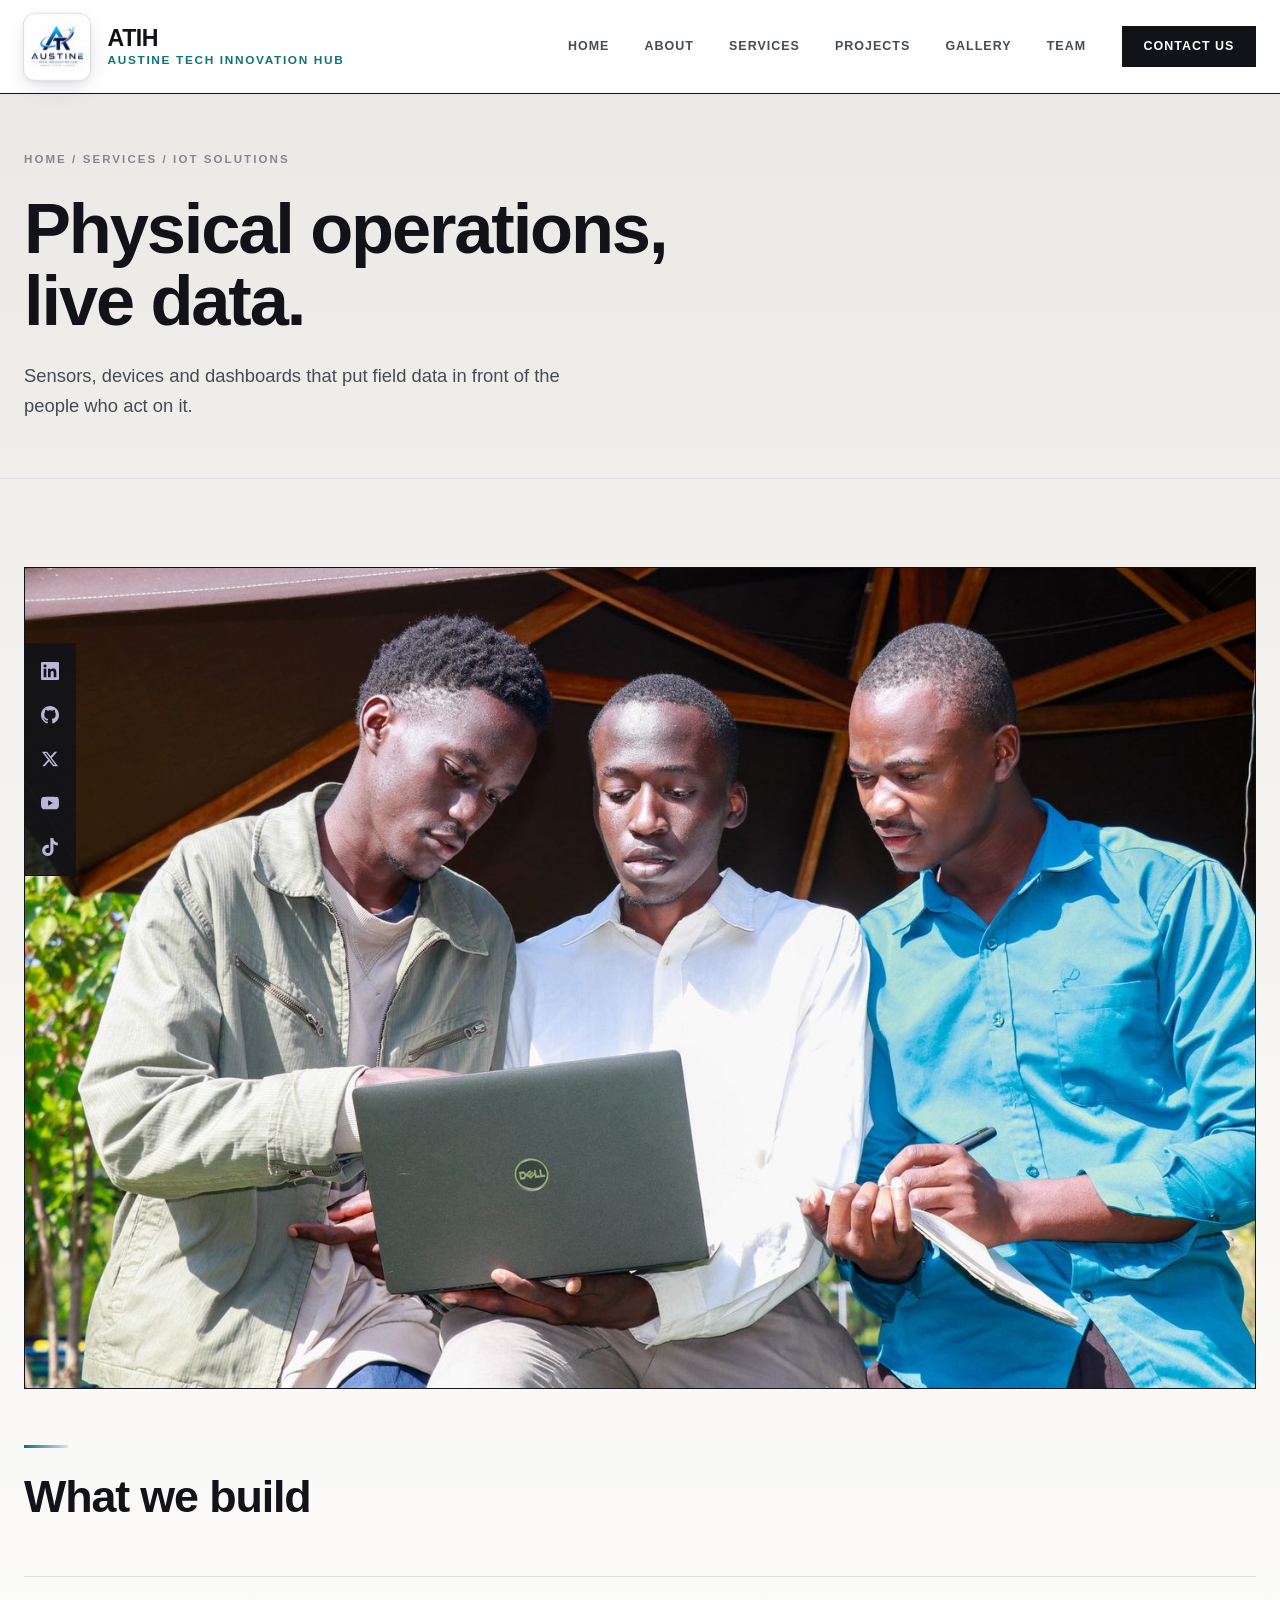
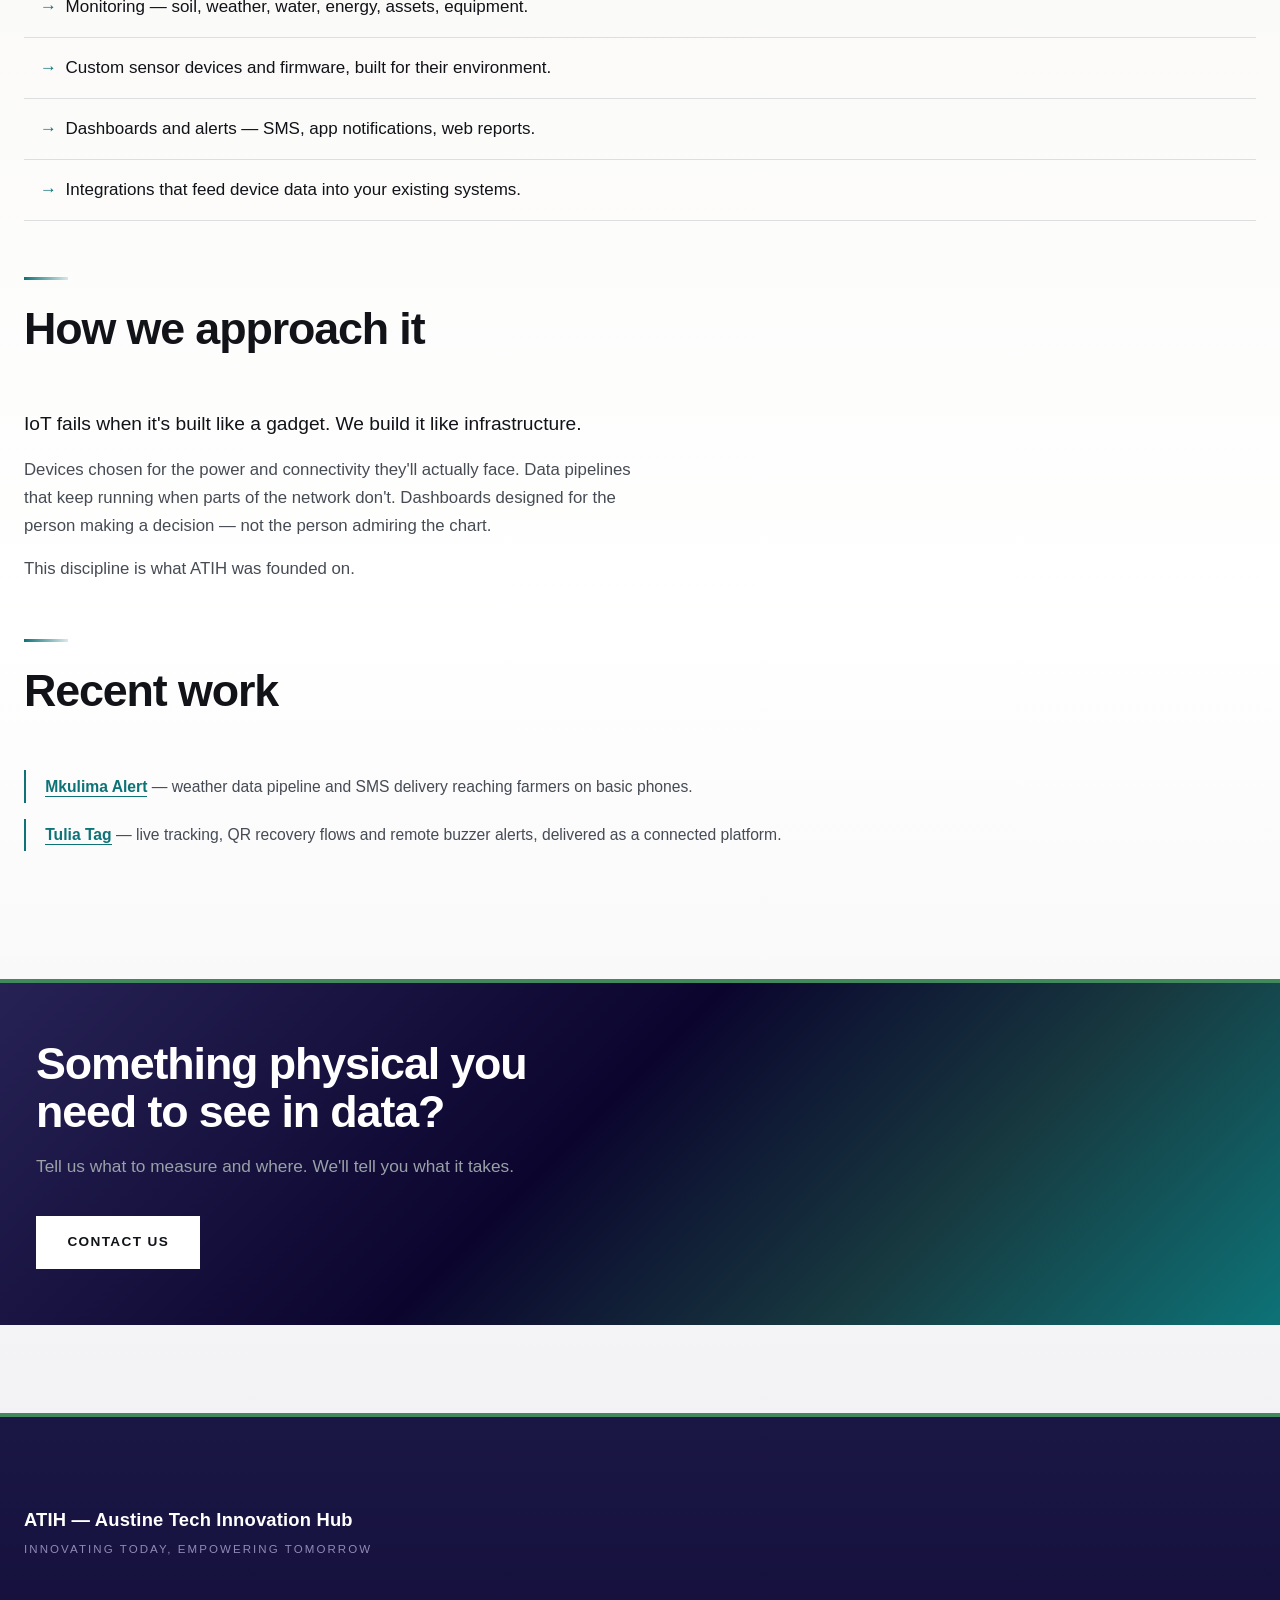
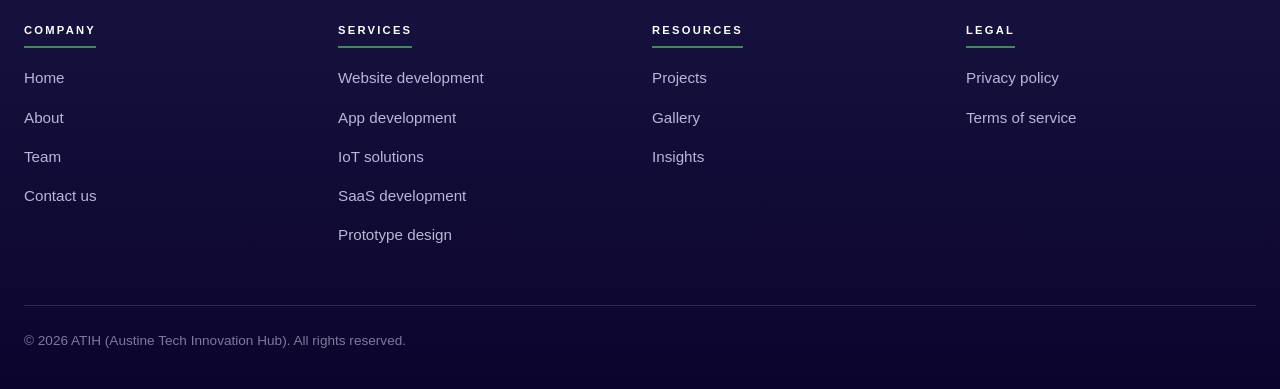
<file: services/iot-solutions.html>
﻿<!DOCTYPE html>
<html lang="en">
<head>
  <meta charset="UTF-8">
  <meta name="viewport" content="width=device-width, initial-scale=1.0">
  <title>IoT Solutions — ATIH</title>
  <meta name="description" content="Sensors, devices, firmware and dashboards — physical operations connected to live data, built like infrastructure, not gadgets.">
  <link rel="stylesheet" href="../css/styles.css">
  <link rel="icon" type="image/svg+xml" href="../favicon.svg">
  <meta property="og:type" content="website">
  <meta property="og:site_name" content="ATIH — Austine Tech Innovation Hub">
  <meta property="og:title" content="IoT Solutions">
  <meta property="og:description" content="Sensors, devices, firmware and dashboards — physical operations connected to live data, built like infrastructure, not gadgets.">
  <meta property="og:url" content="https://austinetech.dev/services/iot-solutions.html">
  <meta property="og:image" content="https://austinetech.dev/images/team/team-group.jpg">
  <meta name="twitter:card" content="summary_large_image">
</head>
<body data-page="services">

  <a class="skip-link" href="#main-content">Skip to content</a>

  <header class="site-header">
    <a class="brand-block" href="../index.html" aria-label="ATIH — Austine Tech Innovation Hub">
      <div class="brand-scene" aria-hidden="true">
        <div class="brand-card">
          <div class="brand-face brand-front">
            <img class="brand-logo-img" src="../images/brand/logo.jpg" srcset="../images/brand/logo-132.jpg 132w, ../images/brand/logo-264.jpg 264w, ../images/brand/logo.jpg 1254w" sizes="66px" alt="ATIH Logo" width="66" height="66">
          </div>
          <div class="brand-face brand-back">
            <span class="brand-slogan">
              <span class="slogan-line">Innovating Today,</span>
              <span class="slogan-line">Empowering Tomorrow</span>
            </span>
          </div>
        </div>
      </div>
      <div class="brand-text">
        <span class="brand-name">ATIH</span>
        <span class="brand-full">Austine Tech Innovation Hub</span>
      </div>
    </a>
    <nav class="site-nav" id="site-nav" aria-label="Main navigation">
      <ul class="nav-list">
        <li class="nav-item"><a class="nav-link" href="../index.html">Home</a></li>
        <li class="nav-item"><a class="nav-link" href="../about.html">About</a></li>
        <li class="nav-item"><a class="nav-link" href="index.html">Services</a></li>
        <li class="nav-item"><a class="nav-link" href="../work.html">Projects</a></li>
        <li class="nav-item"><a class="nav-link" href="../gallery.html">Gallery</a></li>
        <li class="nav-item"><a class="nav-link" href="../team.html">Team</a></li>
        <li class="nav-item"><a class="nav-link nav-cta" href="../contact.html">Contact us</a></li>
      </ul>
    </nav>
    <button class="nav-toggle" type="button" aria-expanded="false" aria-controls="site-nav">
      <span class="nav-toggle-label"></span>
    </button>
  </header>

  <main id="main-content">

    <div class="page-header">
      <p class="breadcrumb"><a href="../index.html">Home</a> / <a href="index.html">Services</a> / IoT solutions</p>
      <h1 class="page-title">Physical operations, live data.</h1>
      <p class="page-intro">Sensors, devices and dashboards that put field data in front of the people who act on it.</p>
    </div>

    <section class="section section-service-overview">
      <div class="service-overview-media" data-animate>
        <img src="../images/services/prototype-bench.jpg" srcset="../images/services/prototype-bench-480.jpg 480w, ../images/services/prototype-bench-960.jpg 960w, ../images/services/prototype-bench-1440.jpg 1440w, ../images/services/prototype-bench.jpg 1920w" sizes="(max-width: 1280px) 100vw, 1216px" alt="An IoT sensor unit in the field transmitting data to a dashboard" width="1000">
      </div>

      <div class="section-head" data-animate>
        <span class="accent-bar"></span>
        <h2 class="section-title">What we build</h2>
      </div>
      <ul class="capability-list">
        <li class="capability-item" data-animate>Monitoring — soil, weather, water, energy, assets, equipment.</li>
        <li class="capability-item" data-animate style="--motion-delay: 70ms;">Custom sensor devices and firmware, built for their environment.</li>
        <li class="capability-item" data-animate style="--motion-delay: 140ms;">Dashboards and alerts — SMS, app notifications, web reports.</li>
        <li class="capability-item" data-animate style="--motion-delay: 210ms;">Integrations that feed device data into your existing systems.</li>
      </ul>

      <div class="section-head" data-animate style="margin-top: var(--space-5);">
        <span class="accent-bar"></span>
        <h2 class="section-title">How we approach it</h2>
      </div>
      <div class="story-body" data-animate>
        <p>IoT fails when it's built like a gadget. We build it like infrastructure.</p>
        <p>Devices chosen for the power and connectivity they'll actually face. Data pipelines that keep running when parts of the network don't. Dashboards designed for the person making a decision — not the person admiring the chart.</p>
        <p>This discipline is what ATIH was founded on.</p>
      </div>

      <div class="section-head" data-animate style="margin-top: var(--space-5);">
        <span class="accent-bar"></span>
        <h2 class="section-title">Recent work</h2>
      </div>
      <div class="related-projects">
        <p class="related-project" data-animate><a class="text-link" href="../work.html">Mkulima Alert</a> — weather data pipeline and SMS delivery reaching farmers on basic phones.</p>
        <p class="related-project" data-animate style="--motion-delay: 80ms;"><a class="text-link" href="../work.html">Tulia Tag</a> — live tracking, QR recovery flows and remote buzzer alerts, delivered as a connected platform.</p>
      </div>
    </section>

    <section class="cta-band">
      <h2 class="cta-title">Something physical you need to see in data?</h2>
      <p class="cta-text">Tell us what to measure and where. We'll tell you what it takes.</p>
      <p class="cta-actions"><a class="button-primary" href="../contact.html">Contact us</a></p>
    </section>

  </main>

  <footer class="site-footer">
    <div class="footer-brand">
      <p class="footer-brand-name">ATIH — Austine Tech Innovation Hub</p>
      <p class="footer-tagline">Innovating Today, Empowering Tomorrow</p>
    </div>
    <div class="footer-columns">
      <div class="footer-column">
        <p class="footer-heading">Company</p>
        <ul class="footer-list">
          <li><a class="footer-link" href="../index.html">Home</a></li>
          <li><a class="footer-link" href="../about.html">About</a></li>
          <li><a class="footer-link" href="../team.html">Team</a></li>
          <li><a class="footer-link" href="../contact.html">Contact us</a></li>
        </ul>
      </div>
      <div class="footer-column">
        <p class="footer-heading">Services</p>
        <ul class="footer-list">
          <li><a class="footer-link" href="web-development.html">Website development</a></li>
          <li><a class="footer-link" href="app-development.html">App development</a></li>
          <li><a class="footer-link" href="iot-solutions.html">IoT solutions</a></li>
          <li><a class="footer-link" href="saas-development.html">SaaS development</a></li>
          <li><a class="footer-link" href="prototype-design.html">Prototype design</a></li>
        </ul>
      </div>
      <div class="footer-column">
        <p class="footer-heading">Resources</p>
        <ul class="footer-list">
          <li><a class="footer-link" href="../work.html">Projects</a></li>
          <li><a class="footer-link" href="../gallery.html">Gallery</a></li>
          <li><a class="footer-link" href="../insights.html">Insights</a></li>
        </ul>
      </div>
      <div class="footer-column">
        <p class="footer-heading">Legal</p>
        <ul class="footer-list">
          <li><a class="footer-link" href="../privacy.html">Privacy policy</a></li>
          <li><a class="footer-link" href="../terms.html">Terms of service</a></li>
        </ul>
      </div>
    </div>
    <div class="footer-legal">
      <p class="footer-copyright">&copy; 2026 ATIH (Austine Tech Innovation Hub). All rights reserved.</p>
    </div>
  </footer>

  <script src="../js/main.js" defer></script>
</body>
</html>
</file>
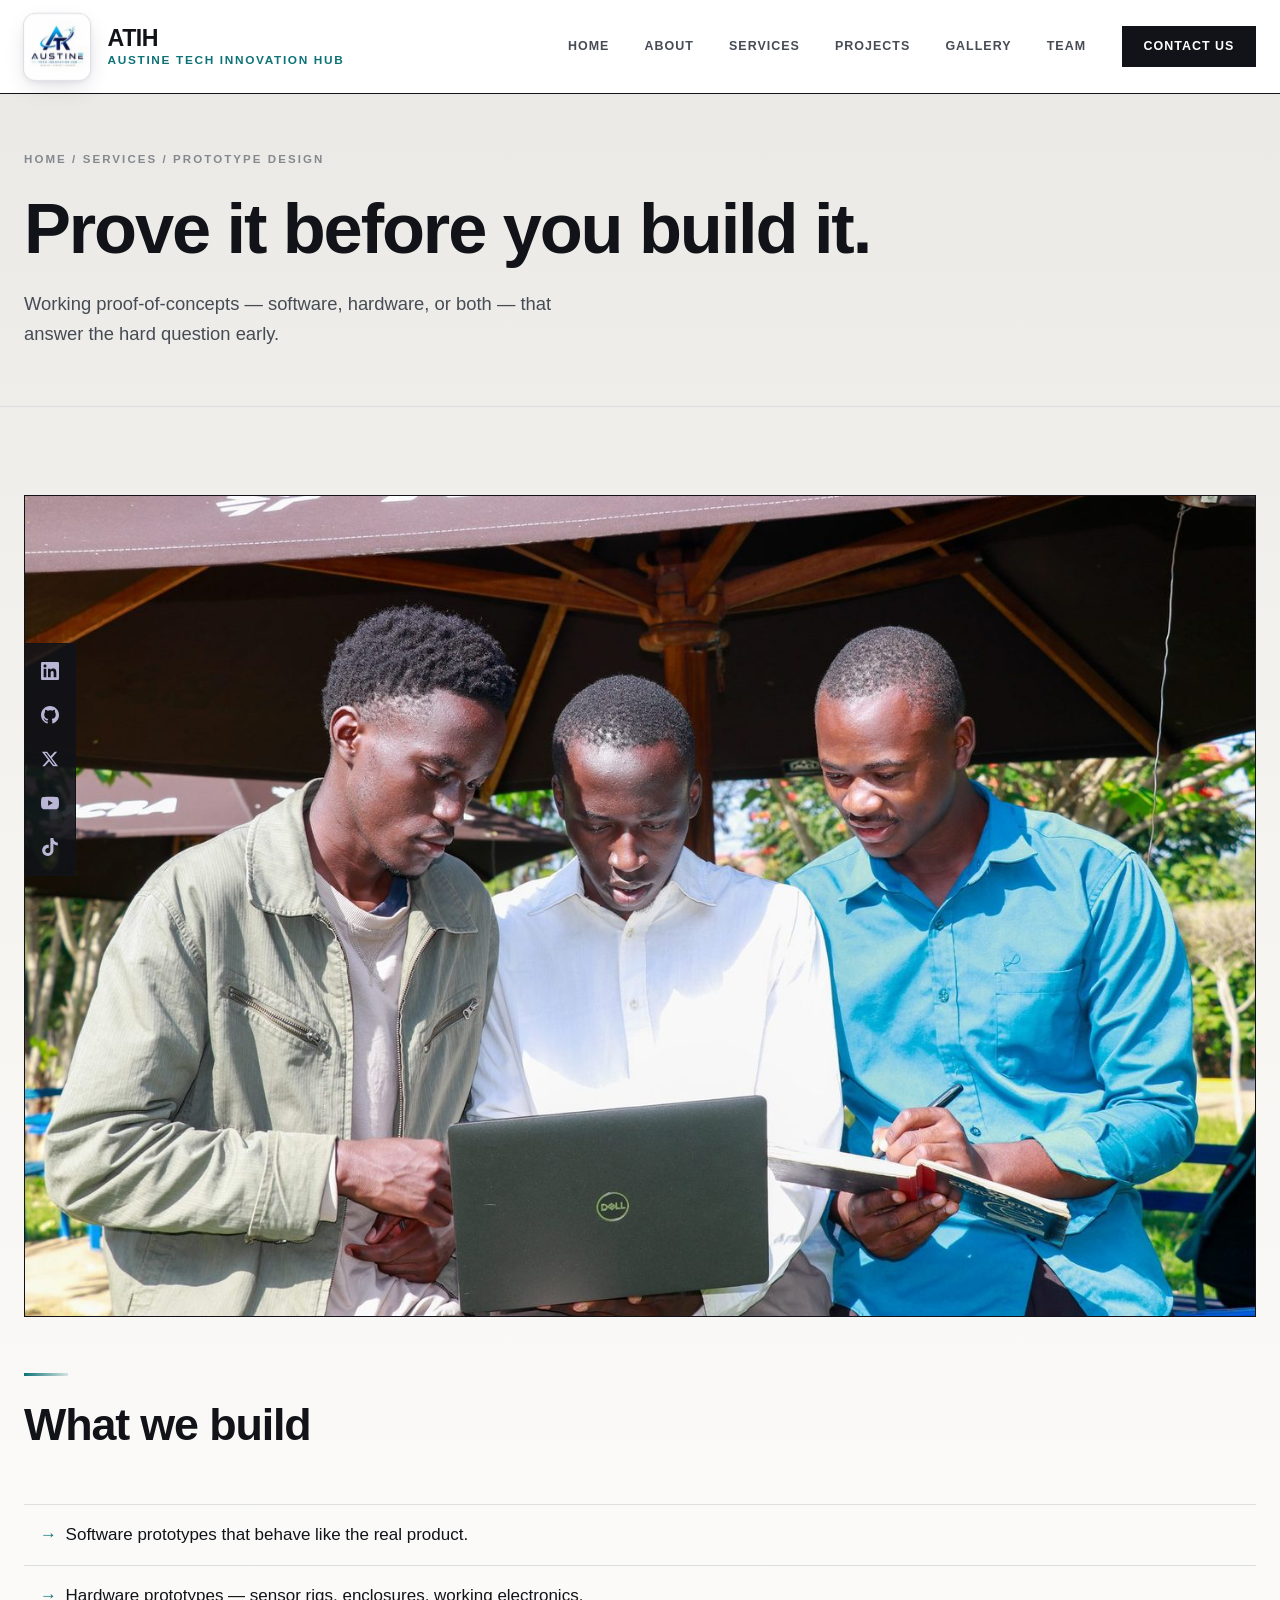
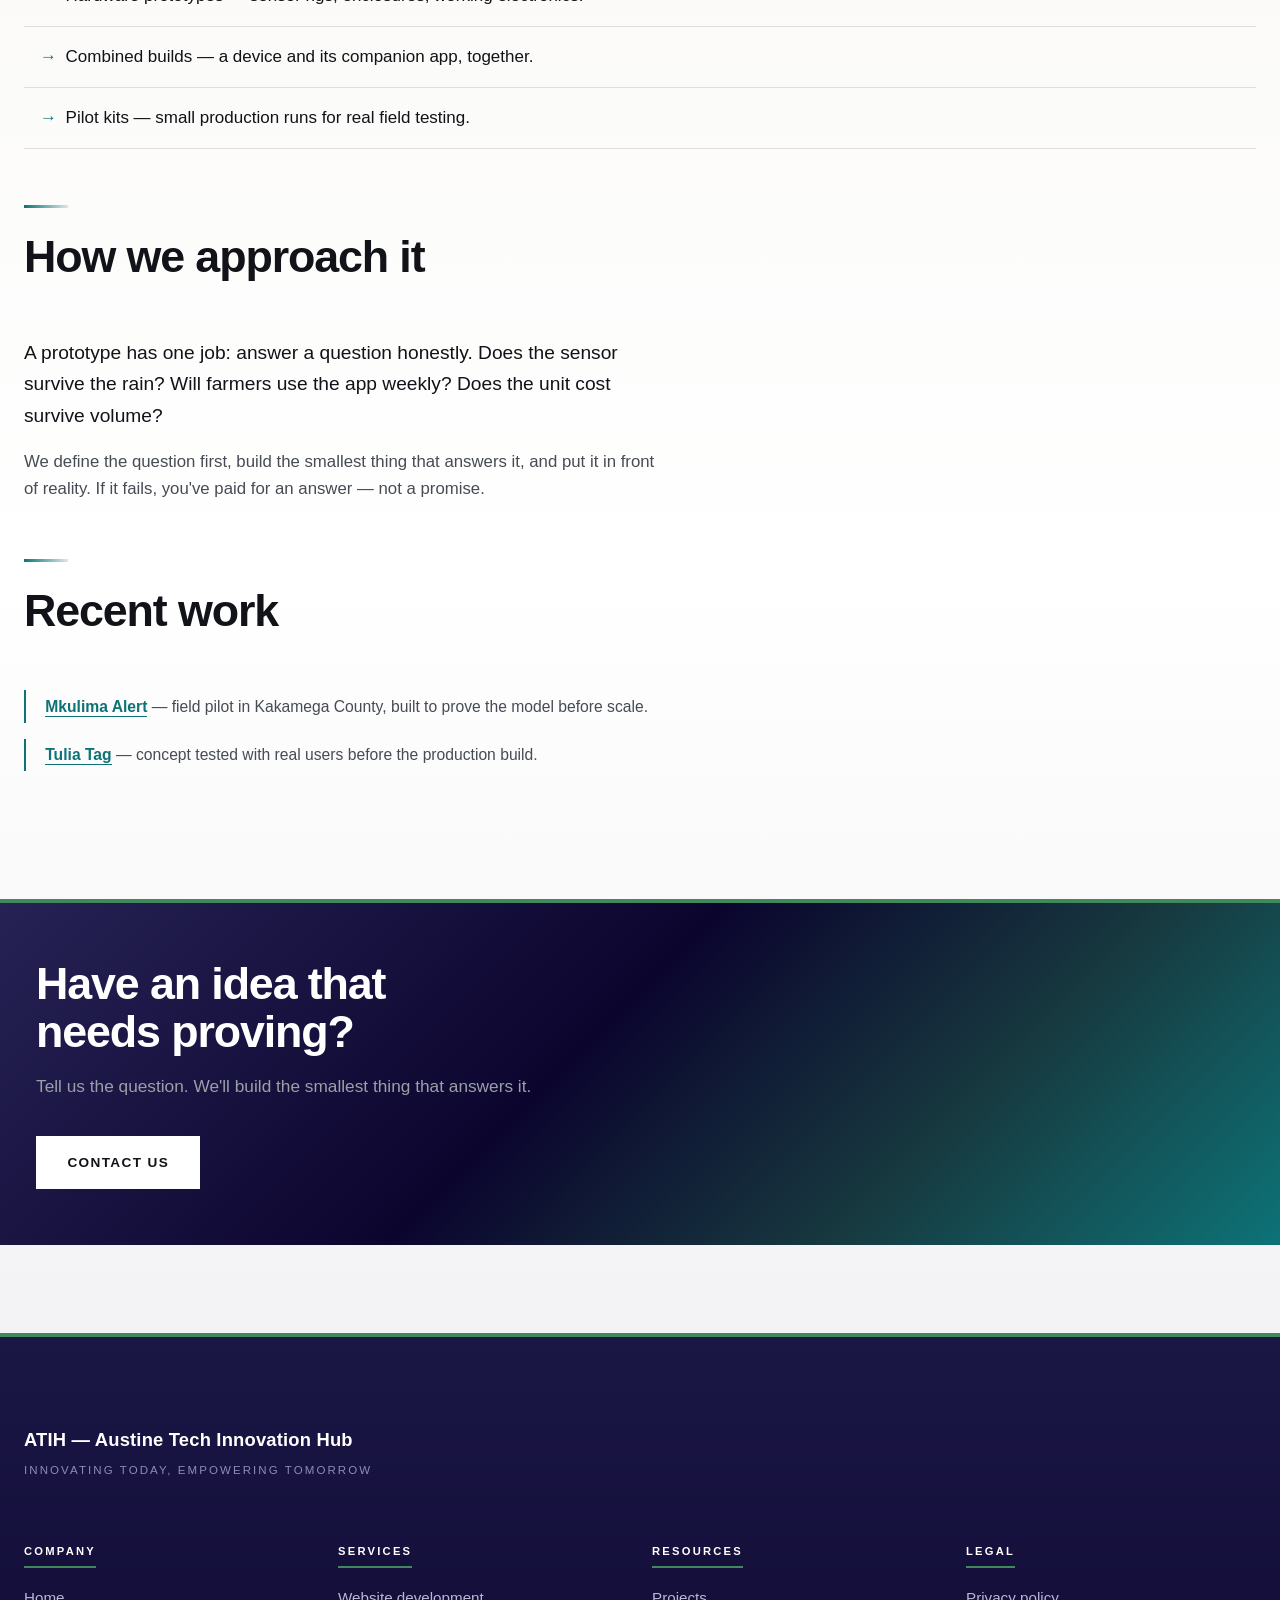
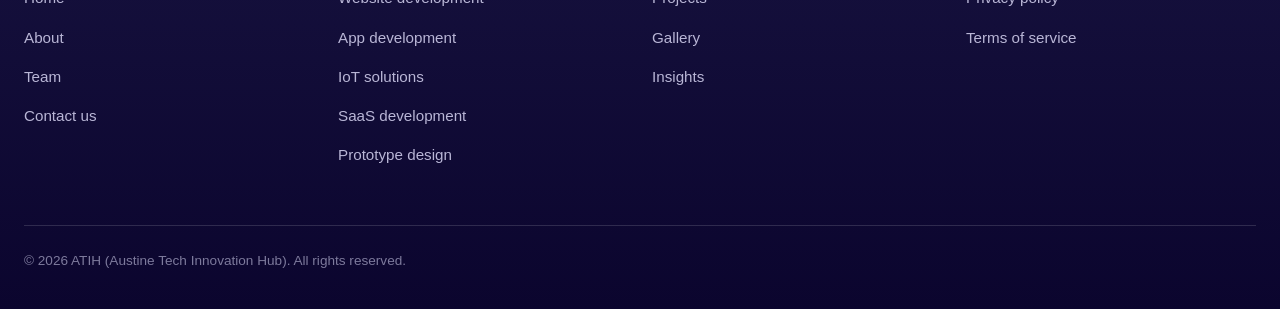
<file: services/prototype-design.html>
﻿<!DOCTYPE html>
<html lang="en">
<head>
  <meta charset="UTF-8">
  <meta name="viewport" content="width=device-width, initial-scale=1.0">
  <title>Prototype Design — ATIH</title>
  <meta name="description" content="Working proof-of-concepts — software, hardware or both — that answer the hard question before you commit to a full build.">
  <link rel="stylesheet" href="../css/styles.css">
  <link rel="icon" type="image/svg+xml" href="../favicon.svg">
  <meta property="og:type" content="website">
  <meta property="og:site_name" content="ATIH — Austine Tech Innovation Hub">
  <meta property="og:title" content="Prototype Design">
  <meta property="og:description" content="Working proof-of-concepts — software, hardware or both — that answer the hard question before you commit to a full build.">
  <meta property="og:url" content="https://austinetech.dev/services/prototype-design.html">
  <meta property="og:image" content="https://austinetech.dev/images/team/team-group.jpg">
  <meta name="twitter:card" content="summary_large_image">
</head>
<body data-page="services">

  <a class="skip-link" href="#main-content">Skip to content</a>

  <header class="site-header">
    <a class="brand-block" href="../index.html" aria-label="ATIH — Austine Tech Innovation Hub">
      <div class="brand-scene" aria-hidden="true">
        <div class="brand-card">
          <div class="brand-face brand-front">
            <img class="brand-logo-img" src="../images/brand/logo.jpg" srcset="../images/brand/logo-132.jpg 132w, ../images/brand/logo-264.jpg 264w, ../images/brand/logo.jpg 1254w" sizes="66px" alt="ATIH Logo" width="66" height="66">
          </div>
          <div class="brand-face brand-back">
            <span class="brand-slogan">
              <span class="slogan-line">Innovating Today,</span>
              <span class="slogan-line">Empowering Tomorrow</span>
            </span>
          </div>
        </div>
      </div>
      <div class="brand-text">
        <span class="brand-name">ATIH</span>
        <span class="brand-full">Austine Tech Innovation Hub</span>
      </div>
    </a>
    <nav class="site-nav" id="site-nav" aria-label="Main navigation">
      <ul class="nav-list">
        <li class="nav-item"><a class="nav-link" href="../index.html">Home</a></li>
        <li class="nav-item"><a class="nav-link" href="../about.html">About</a></li>
        <li class="nav-item"><a class="nav-link" href="index.html">Services</a></li>
        <li class="nav-item"><a class="nav-link" href="../work.html">Projects</a></li>
        <li class="nav-item"><a class="nav-link" href="../gallery.html">Gallery</a></li>
        <li class="nav-item"><a class="nav-link" href="../team.html">Team</a></li>
        <li class="nav-item"><a class="nav-link nav-cta" href="../contact.html">Contact us</a></li>
      </ul>
    </nav>
    <button class="nav-toggle" type="button" aria-expanded="false" aria-controls="site-nav">
      <span class="nav-toggle-label"></span>
    </button>
  </header>

  <main id="main-content">

    <div class="page-header">
      <p class="breadcrumb"><a href="../index.html">Home</a> / <a href="index.html">Services</a> / Prototype design</p>
      <h1 class="page-title">Prove it before you build it.</h1>
      <p class="page-intro">Working proof-of-concepts — software, hardware, or both — that answer the hard question early.</p>
    </div>

    <section class="section section-service-overview">
      <div class="service-overview-media" data-animate>
        <img src="../images/services/prototype-testing.jpg" srcset="../images/services/prototype-testing-480.jpg 480w, ../images/services/prototype-testing-960.jpg 960w, ../images/services/prototype-testing-1440.jpg 1440w, ../images/services/prototype-testing.jpg 1920w" sizes="(max-width: 1280px) 100vw, 1216px" alt="An early hardware prototype being tested on a workbench" width="1000">
      </div>

      <div class="section-head" data-animate>
        <span class="accent-bar"></span>
        <h2 class="section-title">What we build</h2>
      </div>
      <ul class="capability-list">
        <li class="capability-item" data-animate>Software prototypes that behave like the real product.</li>
        <li class="capability-item" data-animate style="--motion-delay: 70ms;">Hardware prototypes — sensor rigs, enclosures, working electronics.</li>
        <li class="capability-item" data-animate style="--motion-delay: 140ms;">Combined builds — a device and its companion app, together.</li>
        <li class="capability-item" data-animate style="--motion-delay: 210ms;">Pilot kits — small production runs for real field testing.</li>
      </ul>

      <div class="section-head" data-animate style="margin-top: var(--space-5);">
        <span class="accent-bar"></span>
        <h2 class="section-title">How we approach it</h2>
      </div>
      <div class="story-body" data-animate>
        <p>A prototype has one job: answer a question honestly. Does the sensor survive the rain? Will farmers use the app weekly? Does the unit cost survive volume?</p>
        <p>We define the question first, build the smallest thing that answers it, and put it in front of reality. If it fails, you've paid for an answer — not a promise.</p>
      </div>

      <div class="section-head" data-animate style="margin-top: var(--space-5);">
        <span class="accent-bar"></span>
        <h2 class="section-title">Recent work</h2>
      </div>
      <div class="related-projects">
        <p class="related-project" data-animate><a class="text-link" href="../work.html">Mkulima Alert</a> — field pilot in Kakamega County, built to prove the model before scale.</p>
        <p class="related-project" data-animate style="--motion-delay: 80ms;"><a class="text-link" href="../work.html">Tulia Tag</a> — concept tested with real users before the production build.</p>
      </div>
    </section>

    <section class="cta-band">
      <h2 class="cta-title">Have an idea that needs proving?</h2>
      <p class="cta-text">Tell us the question. We'll build the smallest thing that answers it.</p>
      <p class="cta-actions"><a class="button-primary" href="../contact.html">Contact us</a></p>
    </section>

  </main>

  <footer class="site-footer">
    <div class="footer-brand">
      <p class="footer-brand-name">ATIH — Austine Tech Innovation Hub</p>
      <p class="footer-tagline">Innovating Today, Empowering Tomorrow</p>
    </div>
    <div class="footer-columns">
      <div class="footer-column">
        <p class="footer-heading">Company</p>
        <ul class="footer-list">
          <li><a class="footer-link" href="../index.html">Home</a></li>
          <li><a class="footer-link" href="../about.html">About</a></li>
          <li><a class="footer-link" href="../team.html">Team</a></li>
          <li><a class="footer-link" href="../contact.html">Contact us</a></li>
        </ul>
      </div>
      <div class="footer-column">
        <p class="footer-heading">Services</p>
        <ul class="footer-list">
          <li><a class="footer-link" href="web-development.html">Website development</a></li>
          <li><a class="footer-link" href="app-development.html">App development</a></li>
          <li><a class="footer-link" href="iot-solutions.html">IoT solutions</a></li>
          <li><a class="footer-link" href="saas-development.html">SaaS development</a></li>
          <li><a class="footer-link" href="prototype-design.html">Prototype design</a></li>
        </ul>
      </div>
      <div class="footer-column">
        <p class="footer-heading">Resources</p>
        <ul class="footer-list">
          <li><a class="footer-link" href="../work.html">Projects</a></li>
          <li><a class="footer-link" href="../gallery.html">Gallery</a></li>
          <li><a class="footer-link" href="../insights.html">Insights</a></li>
        </ul>
      </div>
      <div class="footer-column">
        <p class="footer-heading">Legal</p>
        <ul class="footer-list">
          <li><a class="footer-link" href="../privacy.html">Privacy policy</a></li>
          <li><a class="footer-link" href="../terms.html">Terms of service</a></li>
        </ul>
      </div>
    </div>
    <div class="footer-legal">
      <p class="footer-copyright">&copy; 2026 ATIH (Austine Tech Innovation Hub). All rights reserved.</p>
    </div>
  </footer>

  <script src="../js/main.js" defer></script>
</body>
</html>
</file>
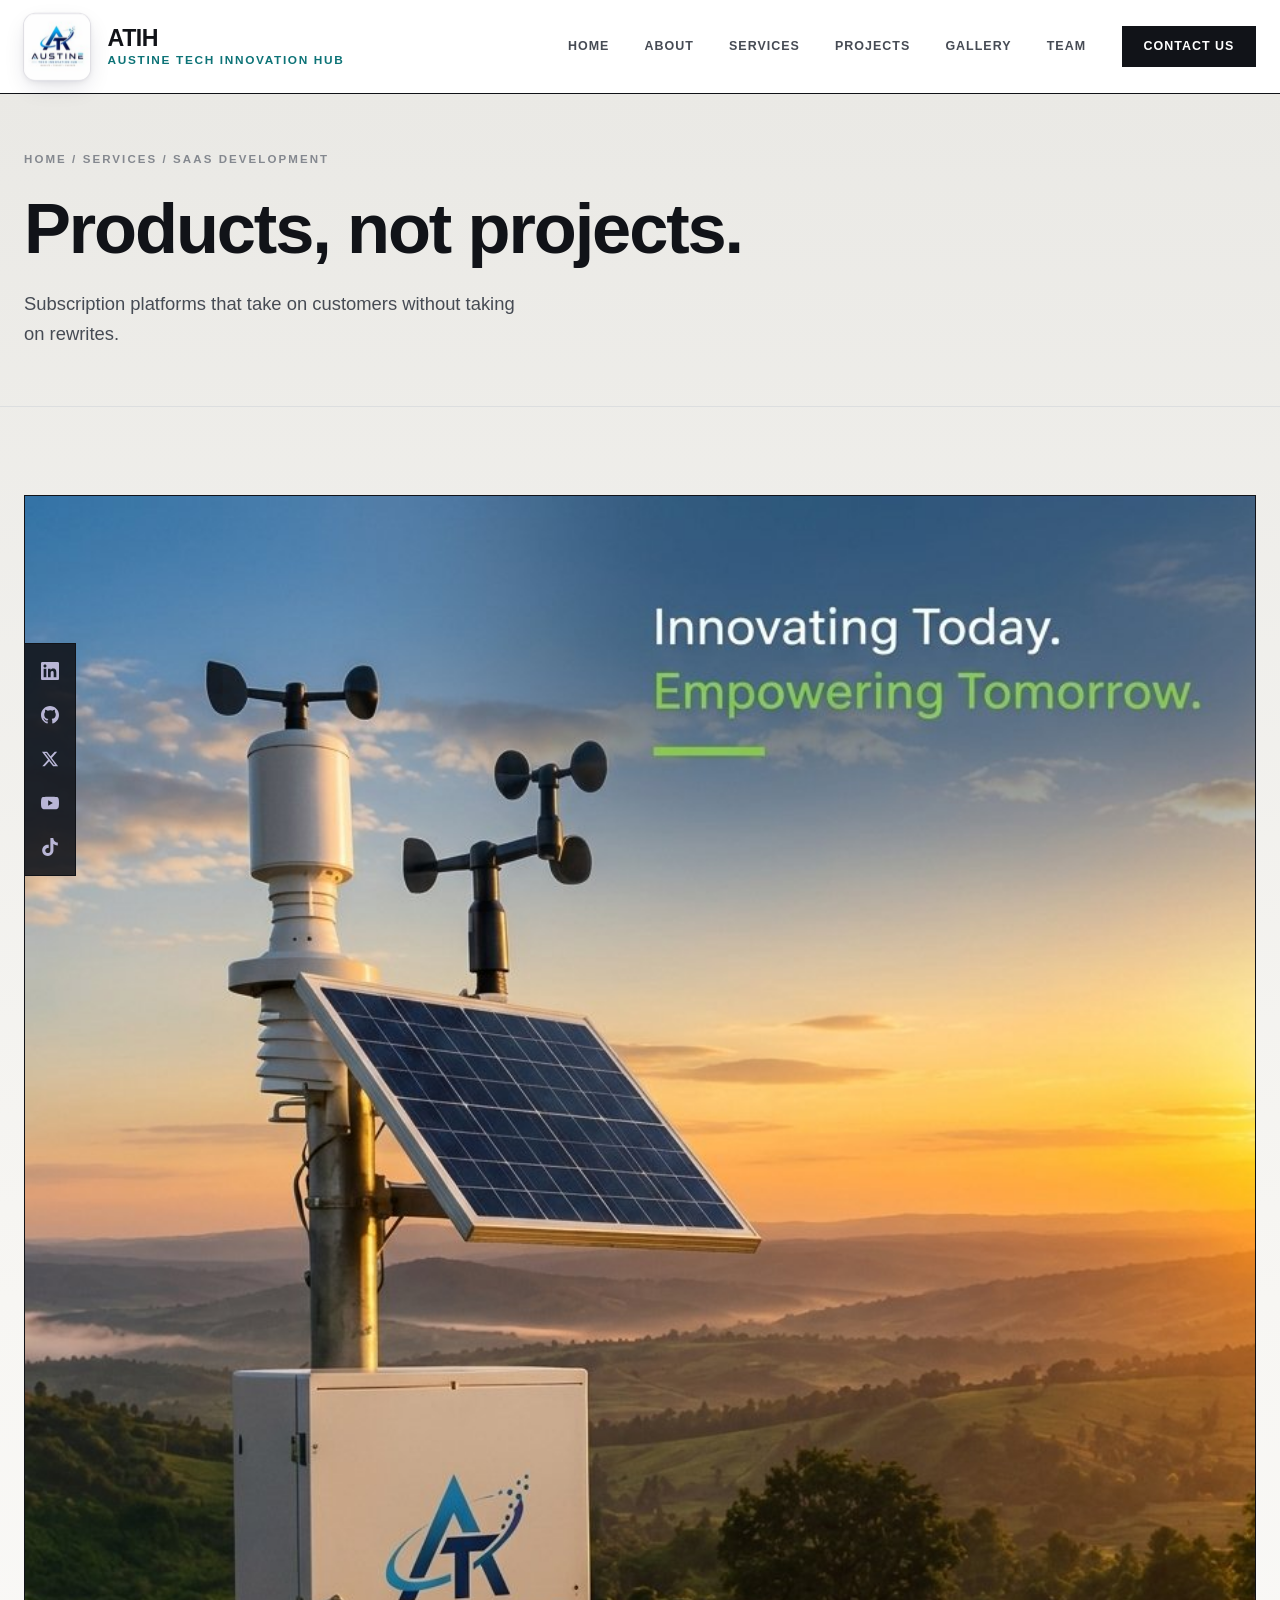
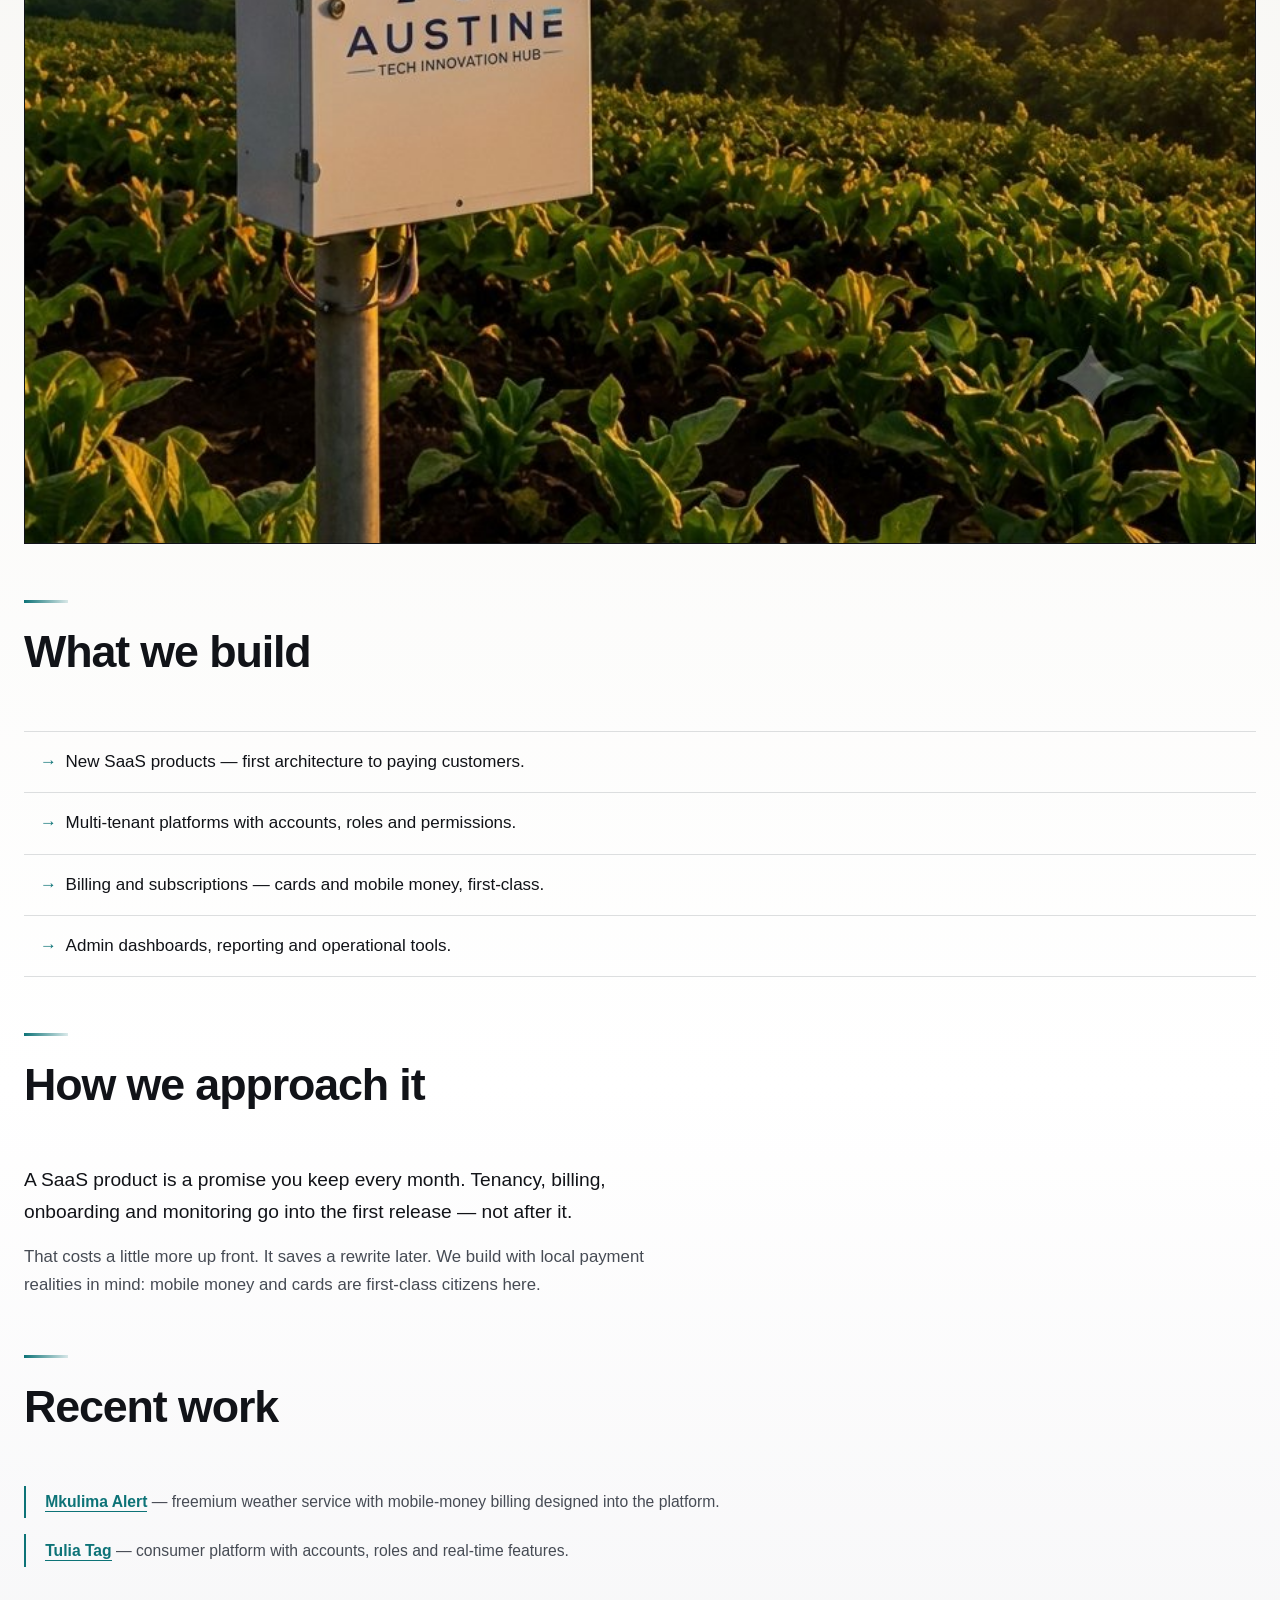
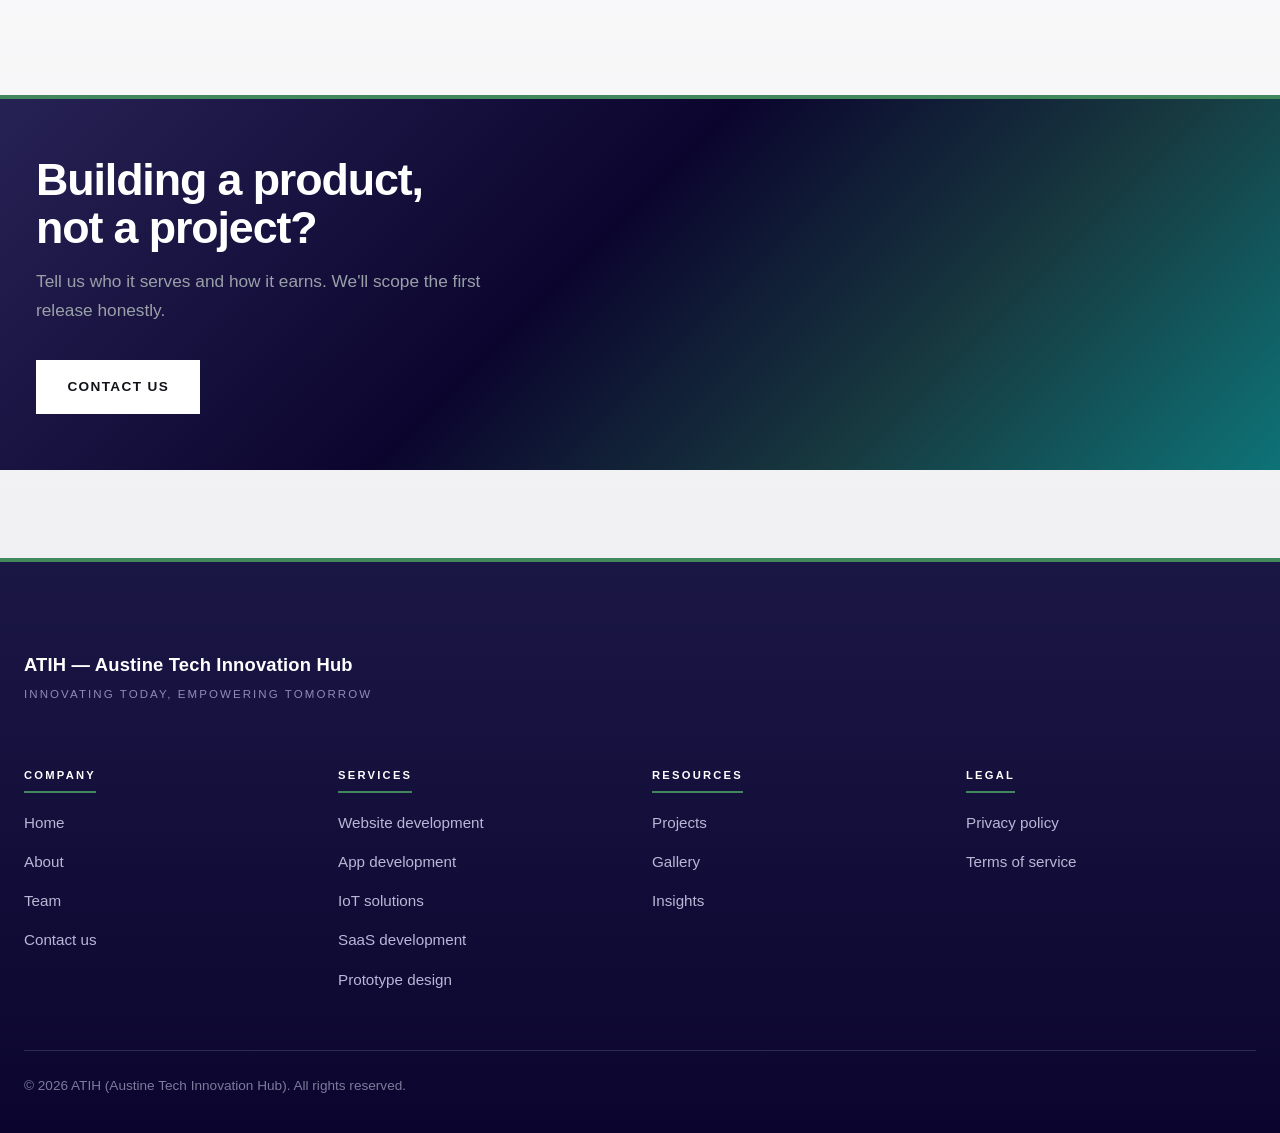
<file: services/saas-development.html>
﻿<!DOCTYPE html>
<html lang="en">
<head>
  <meta charset="UTF-8">
  <meta name="viewport" content="width=device-width, initial-scale=1.0">
  <title>SaaS Development — ATIH</title>
  <meta name="description" content="Subscription software, multi-tenant from day one — billing, onboarding and monitoring built into the first release, not after it.">
  <link rel="stylesheet" href="../css/styles.css">
  <link rel="icon" type="image/svg+xml" href="../favicon.svg">
  <meta property="og:type" content="website">
  <meta property="og:site_name" content="ATIH — Austine Tech Innovation Hub">
  <meta property="og:title" content="SaaS Development">
  <meta property="og:description" content="Subscription software, multi-tenant from day one — billing, onboarding and monitoring built into the first release, not after it.">
  <meta property="og:url" content="https://austinetech.dev/services/saas-development.html">
  <meta property="og:image" content="https://austinetech.dev/images/team/team-group.jpg">
  <meta name="twitter:card" content="summary_large_image">
</head>
<body data-page="services">

  <a class="skip-link" href="#main-content">Skip to content</a>

  <header class="site-header">
    <a class="brand-block" href="../index.html" aria-label="ATIH — Austine Tech Innovation Hub">
      <div class="brand-scene" aria-hidden="true">
        <div class="brand-card">
          <div class="brand-face brand-front">
            <img class="brand-logo-img" src="../images/brand/logo.jpg" srcset="../images/brand/logo-132.jpg 132w, ../images/brand/logo-264.jpg 264w, ../images/brand/logo.jpg 1254w" sizes="66px" alt="ATIH Logo" width="66" height="66">
          </div>
          <div class="brand-face brand-back">
            <span class="brand-slogan">
              <span class="slogan-line">Innovating Today,</span>
              <span class="slogan-line">Empowering Tomorrow</span>
            </span>
          </div>
        </div>
      </div>
      <div class="brand-text">
        <span class="brand-name">ATIH</span>
        <span class="brand-full">Austine Tech Innovation Hub</span>
      </div>
    </a>
    <nav class="site-nav" id="site-nav" aria-label="Main navigation">
      <ul class="nav-list">
        <li class="nav-item"><a class="nav-link" href="../index.html">Home</a></li>
        <li class="nav-item"><a class="nav-link" href="../about.html">About</a></li>
        <li class="nav-item"><a class="nav-link" href="index.html">Services</a></li>
        <li class="nav-item"><a class="nav-link" href="../work.html">Projects</a></li>
        <li class="nav-item"><a class="nav-link" href="../gallery.html">Gallery</a></li>
        <li class="nav-item"><a class="nav-link" href="../team.html">Team</a></li>
        <li class="nav-item"><a class="nav-link nav-cta" href="../contact.html">Contact us</a></li>
      </ul>
    </nav>
    <button class="nav-toggle" type="button" aria-expanded="false" aria-controls="site-nav">
      <span class="nav-toggle-label"></span>
    </button>
  </header>

  <main id="main-content">

    <div class="page-header">
      <p class="breadcrumb"><a href="../index.html">Home</a> / <a href="index.html">Services</a> / SaaS development</p>
      <h1 class="page-title">Products, not projects.</h1>
      <p class="page-intro">Subscription platforms that take on customers without taking on rewrites.</p>
    </div>

    <section class="section section-service-overview">
      <div class="service-overview-media" data-animate>
        <img src="../images/brand/banner.jpg" srcset="../images/brand/banner-480.jpg 480w, ../images/brand/banner.jpg 896w" sizes="(max-width: 1280px) 100vw, 1216px" alt="A team reviewing a SaaS product dashboard with customer analytics" width="1000">
      </div>

      <div class="section-head" data-animate>
        <span class="accent-bar"></span>
        <h2 class="section-title">What we build</h2>
      </div>
      <ul class="capability-list">
        <li class="capability-item" data-animate>New SaaS products — first architecture to paying customers.</li>
        <li class="capability-item" data-animate style="--motion-delay: 70ms;">Multi-tenant platforms with accounts, roles and permissions.</li>
        <li class="capability-item" data-animate style="--motion-delay: 140ms;">Billing and subscriptions — cards and mobile money, first-class.</li>
        <li class="capability-item" data-animate style="--motion-delay: 210ms;">Admin dashboards, reporting and operational tools.</li>
      </ul>

      <div class="section-head" data-animate style="margin-top: var(--space-5);">
        <span class="accent-bar"></span>
        <h2 class="section-title">How we approach it</h2>
      </div>
      <div class="story-body" data-animate>
        <p>A SaaS product is a promise you keep every month. Tenancy, billing, onboarding and monitoring go into the first release — not after it.</p>
        <p>That costs a little more up front. It saves a rewrite later. We build with local payment realities in mind: mobile money and cards are first-class citizens here.</p>
      </div>

      <div class="section-head" data-animate style="margin-top: var(--space-5);">
        <span class="accent-bar"></span>
        <h2 class="section-title">Recent work</h2>
      </div>
      <div class="related-projects">
        <p class="related-project" data-animate><a class="text-link" href="../work.html">Mkulima Alert</a> — freemium weather service with mobile-money billing designed into the platform.</p>
        <p class="related-project" data-animate style="--motion-delay: 80ms;"><a class="text-link" href="../work.html">Tulia Tag</a> — consumer platform with accounts, roles and real-time features.</p>
      </div>
    </section>

    <section class="cta-band">
      <h2 class="cta-title">Building a product, not a project?</h2>
      <p class="cta-text">Tell us who it serves and how it earns. We'll scope the first release honestly.</p>
      <p class="cta-actions"><a class="button-primary" href="../contact.html">Contact us</a></p>
    </section>

  </main>

  <footer class="site-footer">
    <div class="footer-brand">
      <p class="footer-brand-name">ATIH — Austine Tech Innovation Hub</p>
      <p class="footer-tagline">Innovating Today, Empowering Tomorrow</p>
    </div>
    <div class="footer-columns">
      <div class="footer-column">
        <p class="footer-heading">Company</p>
        <ul class="footer-list">
          <li><a class="footer-link" href="../index.html">Home</a></li>
          <li><a class="footer-link" href="../about.html">About</a></li>
          <li><a class="footer-link" href="../team.html">Team</a></li>
          <li><a class="footer-link" href="../contact.html">Contact us</a></li>
        </ul>
      </div>
      <div class="footer-column">
        <p class="footer-heading">Services</p>
        <ul class="footer-list">
          <li><a class="footer-link" href="web-development.html">Website development</a></li>
          <li><a class="footer-link" href="app-development.html">App development</a></li>
          <li><a class="footer-link" href="iot-solutions.html">IoT solutions</a></li>
          <li><a class="footer-link" href="saas-development.html">SaaS development</a></li>
          <li><a class="footer-link" href="prototype-design.html">Prototype design</a></li>
        </ul>
      </div>
      <div class="footer-column">
        <p class="footer-heading">Resources</p>
        <ul class="footer-list">
          <li><a class="footer-link" href="../work.html">Projects</a></li>
          <li><a class="footer-link" href="../gallery.html">Gallery</a></li>
          <li><a class="footer-link" href="../insights.html">Insights</a></li>
        </ul>
      </div>
      <div class="footer-column">
        <p class="footer-heading">Legal</p>
        <ul class="footer-list">
          <li><a class="footer-link" href="../privacy.html">Privacy policy</a></li>
          <li><a class="footer-link" href="../terms.html">Terms of service</a></li>
        </ul>
      </div>
    </div>
    <div class="footer-legal">
      <p class="footer-copyright">&copy; 2026 ATIH (Austine Tech Innovation Hub). All rights reserved.</p>
    </div>
  </footer>

  <script src="../js/main.js" defer></script>
</body>
</html>
</file>
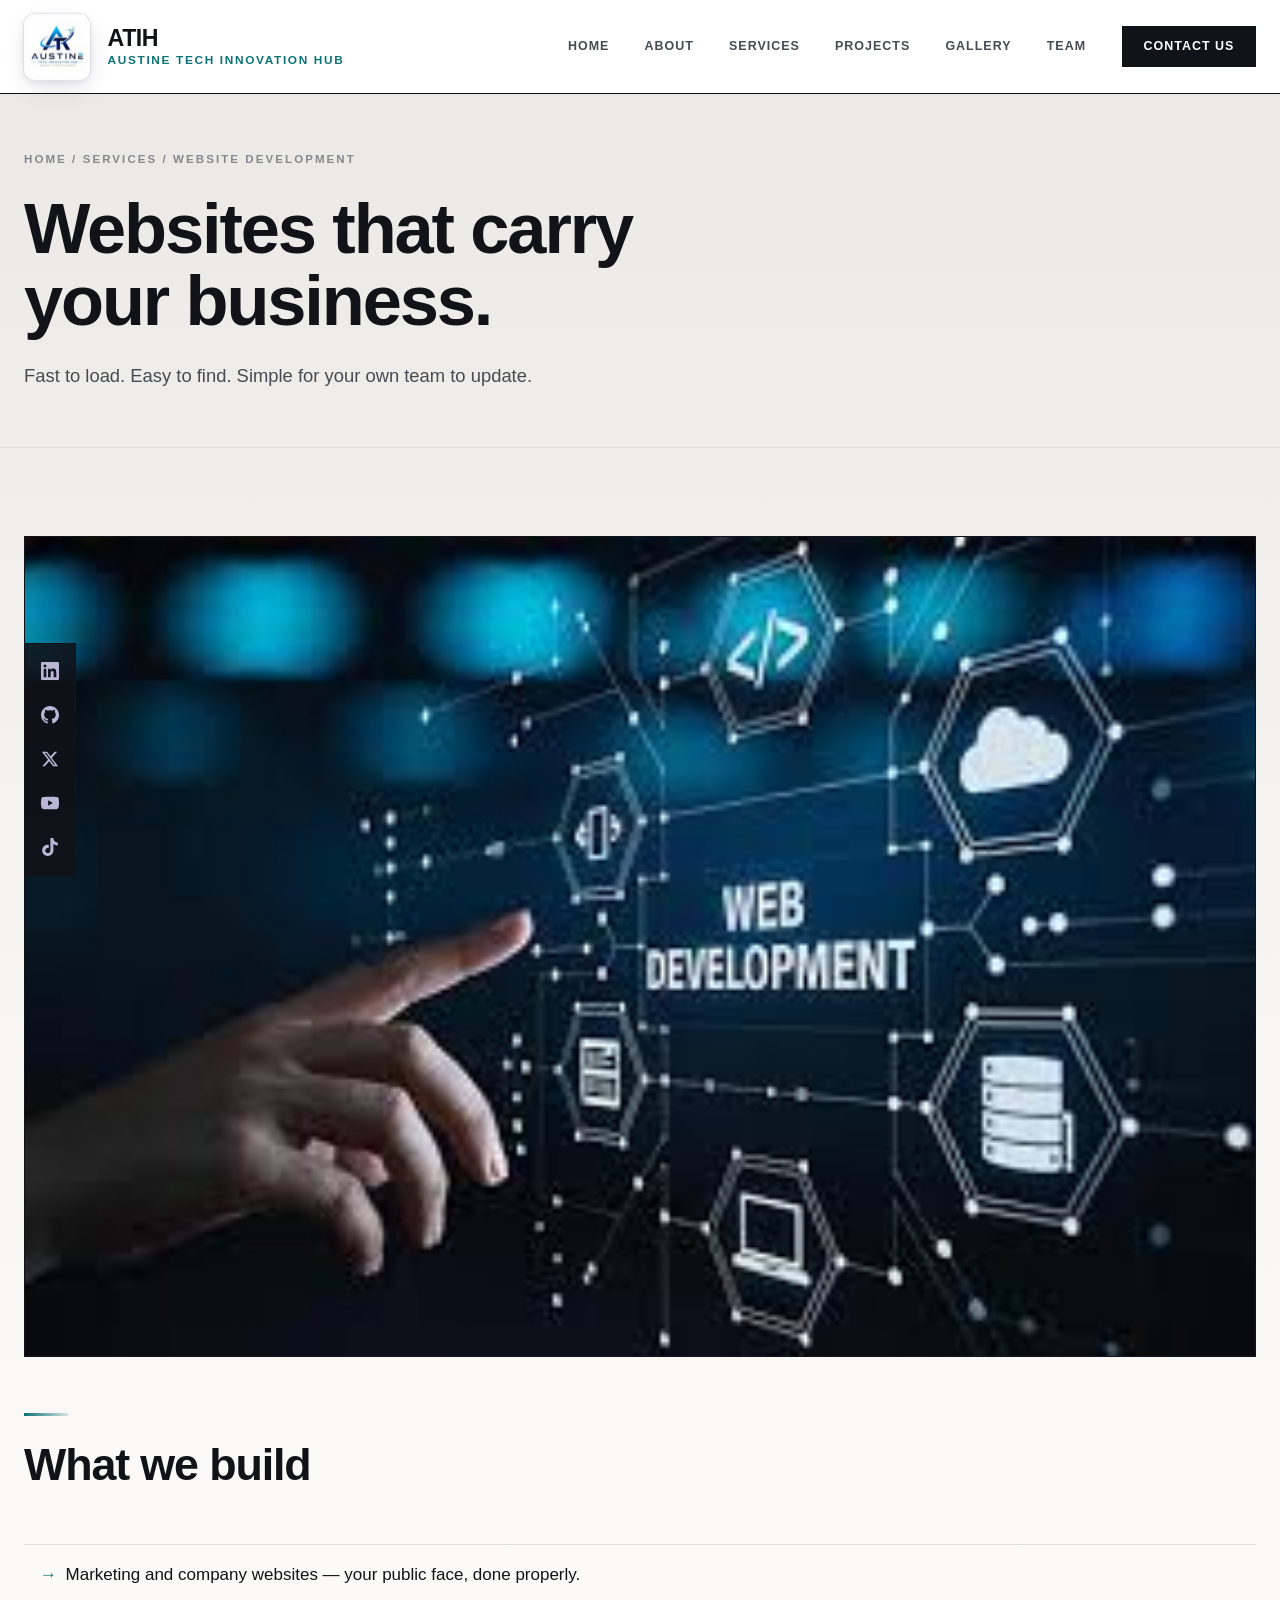
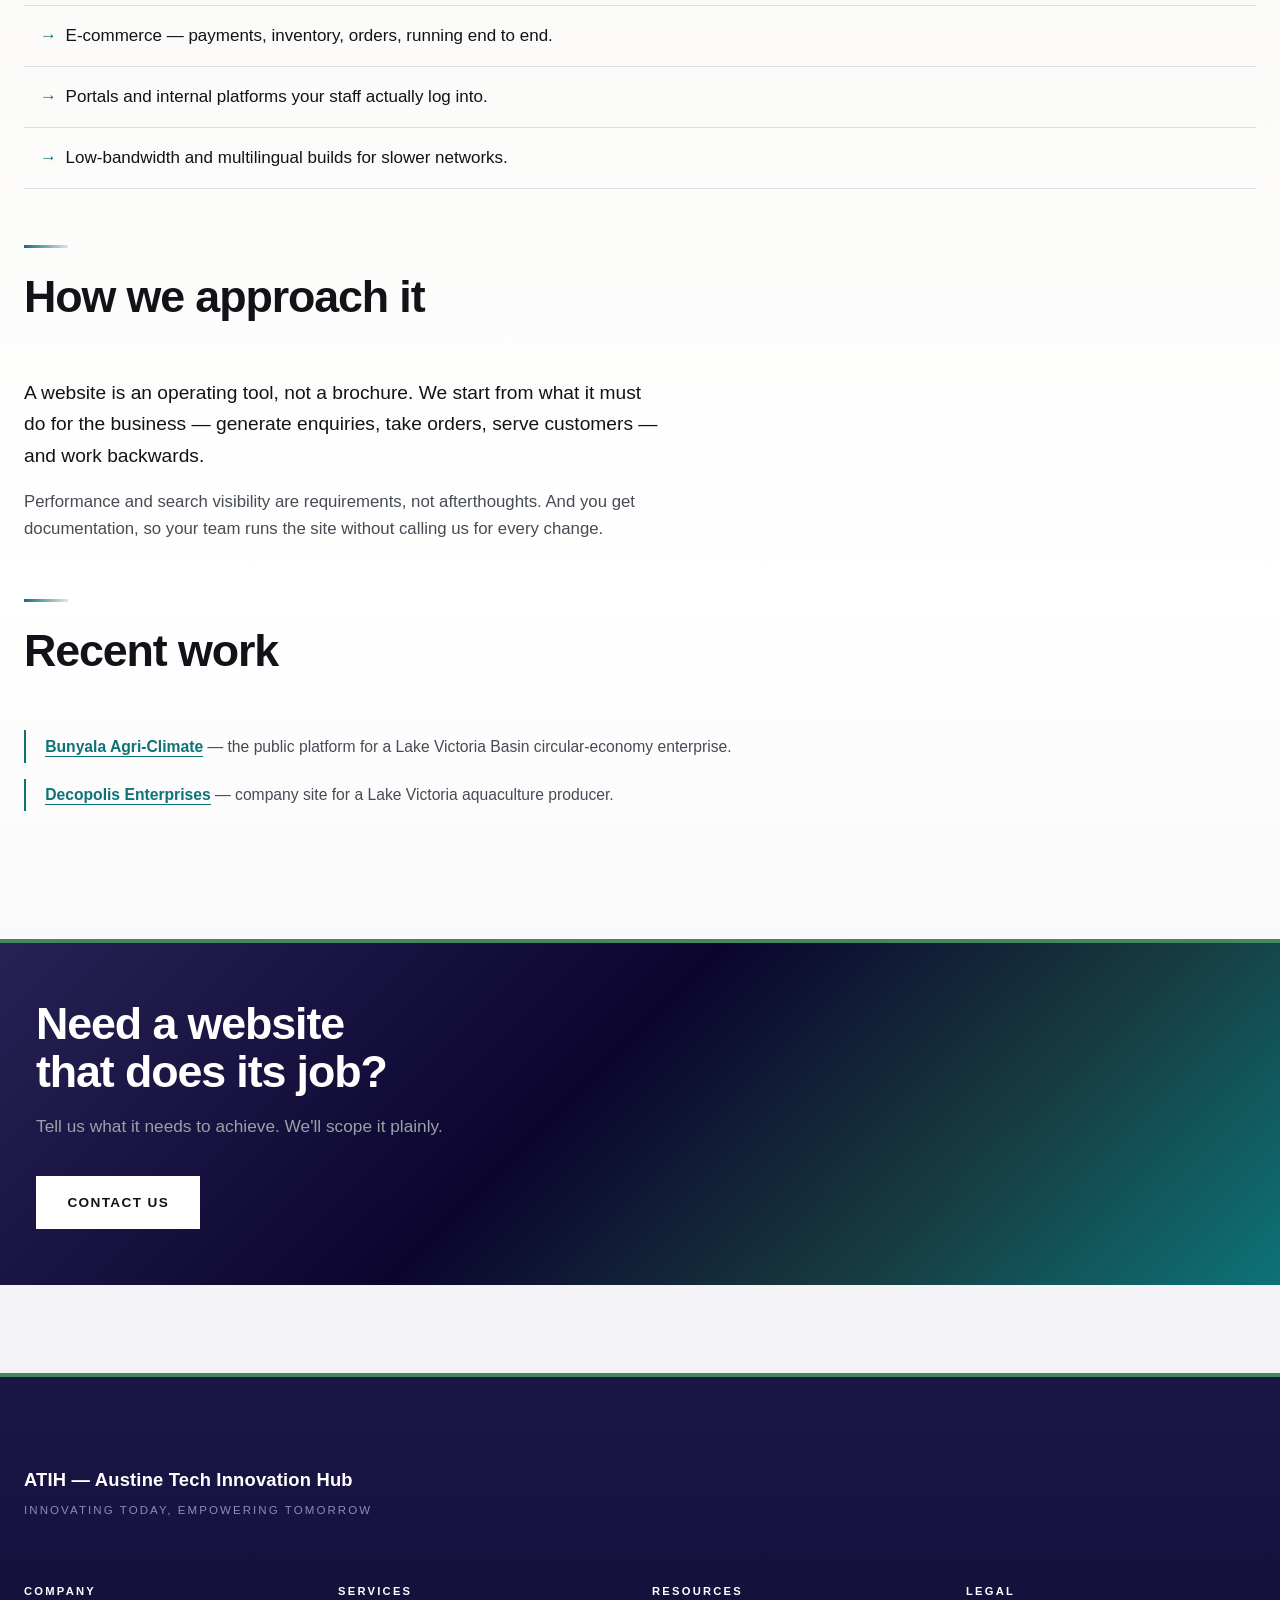
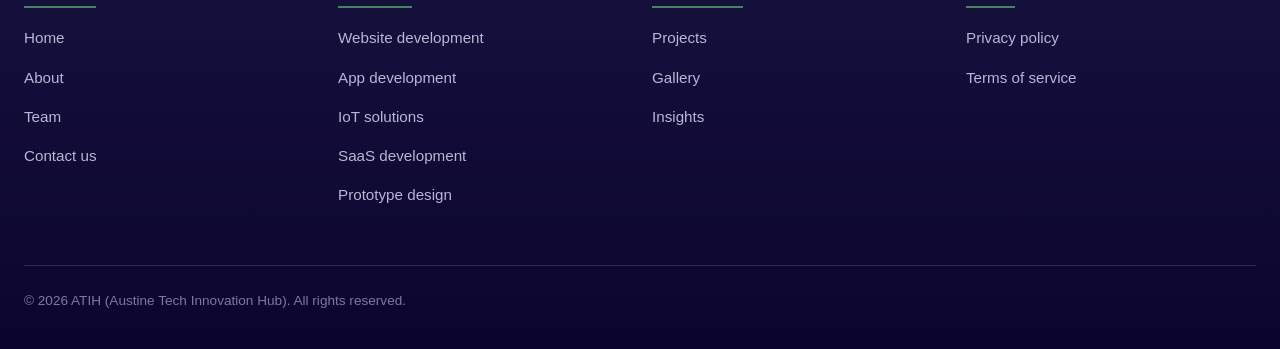
<file: services/web-development.html>
﻿<!DOCTYPE html>
<html lang="en">
<head>
  <meta charset="UTF-8">
  <meta name="viewport" content="width=device-width, initial-scale=1.0">
  <title>Website Development — ATIH</title>
  <meta name="description" content="Marketing sites, e-commerce and client portals — fast, findable and easy for your own team to run.">
  <link rel="stylesheet" href="../css/styles.css">
  <link rel="icon" type="image/svg+xml" href="../favicon.svg">
  <meta property="og:type" content="website">
  <meta property="og:site_name" content="ATIH — Austine Tech Innovation Hub">
  <meta property="og:title" content="Website Development">
  <meta property="og:description" content="Marketing sites, e-commerce and client portals — fast, findable and easy for your own team to run.">
  <meta property="og:url" content="https://austinetech.dev/services/web-development.html">
  <meta property="og:image" content="https://austinetech.dev/images/team/team-group.jpg">
  <meta name="twitter:card" content="summary_large_image">
</head>
<body data-page="services">

  <a class="skip-link" href="#main-content">Skip to content</a>

  <header class="site-header">
    <a class="brand-block" href="../index.html" aria-label="ATIH — Austine Tech Innovation Hub">
      <div class="brand-scene" aria-hidden="true">
        <div class="brand-card">
          <div class="brand-face brand-front">
            <img class="brand-logo-img" src="../images/brand/logo.jpg" srcset="../images/brand/logo-132.jpg 132w, ../images/brand/logo-264.jpg 264w, ../images/brand/logo.jpg 1254w" sizes="66px" alt="ATIH Logo" width="66" height="66">
          </div>
          <div class="brand-face brand-back">
            <span class="brand-slogan">
              <span class="slogan-line">Innovating Today,</span>
              <span class="slogan-line">Empowering Tomorrow</span>
            </span>
          </div>
        </div>
      </div>
      <div class="brand-text">
        <span class="brand-name">ATIH</span>
        <span class="brand-full">Austine Tech Innovation Hub</span>
      </div>
    </a>
    <nav class="site-nav" id="site-nav" aria-label="Main navigation">
      <ul class="nav-list">
        <li class="nav-item"><a class="nav-link" href="../index.html">Home</a></li>
        <li class="nav-item"><a class="nav-link" href="../about.html">About</a></li>
        <li class="nav-item"><a class="nav-link" href="index.html">Services</a></li>
        <li class="nav-item"><a class="nav-link" href="../work.html">Projects</a></li>
        <li class="nav-item"><a class="nav-link" href="../gallery.html">Gallery</a></li>
        <li class="nav-item"><a class="nav-link" href="../team.html">Team</a></li>
        <li class="nav-item"><a class="nav-link nav-cta" href="../contact.html">Contact us</a></li>
      </ul>
    </nav>
    <button class="nav-toggle" type="button" aria-expanded="false" aria-controls="site-nav">
      <span class="nav-toggle-label"></span>
    </button>
  </header>

  <main id="main-content">

    <div class="page-header">
      <p class="breadcrumb"><a href="../index.html">Home</a> / <a href="index.html">Services</a> / Website development</p>
      <h1 class="page-title">Websites that carry your business.</h1>
      <p class="page-intro">Fast to load. Easy to find. Simple for your own team to update.</p>
    </div>

    <section class="section section-service-overview">
      <div class="service-overview-media" data-animate>
        <img src="../images/services/web-development.jpg" alt="The ATIH web team reviewing a website build on a large screen" width="1000">
      </div>

      <div class="section-head" data-animate>
        <span class="accent-bar"></span>
        <h2 class="section-title">What we build</h2>
      </div>
      <ul class="capability-list">
        <li class="capability-item" data-animate>Marketing and company websites — your public face, done properly.</li>
        <li class="capability-item" data-animate style="--motion-delay: 70ms;">E-commerce — payments, inventory, orders, running end to end.</li>
        <li class="capability-item" data-animate style="--motion-delay: 140ms;">Portals and internal platforms your staff actually log into.</li>
        <li class="capability-item" data-animate style="--motion-delay: 210ms;">Low-bandwidth and multilingual builds for slower networks.</li>
      </ul>

      <div class="section-head" data-animate style="margin-top: var(--space-5);">
        <span class="accent-bar"></span>
        <h2 class="section-title">How we approach it</h2>
      </div>
      <div class="story-body" data-animate>
        <p>A website is an operating tool, not a brochure. We start from what it must do for the business — generate enquiries, take orders, serve customers — and work backwards.</p>
        <p>Performance and search visibility are requirements, not afterthoughts. And you get documentation, so your team runs the site without calling us for every change.</p>
      </div>

      <div class="section-head" data-animate style="margin-top: var(--space-5);">
        <span class="accent-bar"></span>
        <h2 class="section-title">Recent work</h2>
      </div>
      <div class="related-projects">
        <p class="related-project" data-animate><a class="text-link" href="../work.html">Bunyala Agri-Climate</a> — the public platform for a Lake Victoria Basin circular-economy enterprise.</p>
        <p class="related-project" data-animate style="--motion-delay: 80ms;"><a class="text-link" href="../work.html">Decopolis Enterprises</a> — company site for a Lake Victoria aquaculture producer.</p>
      </div>
    </section>

    <section class="cta-band">
      <h2 class="cta-title">Need a website that does its job?</h2>
      <p class="cta-text">Tell us what it needs to achieve. We'll scope it plainly.</p>
      <p class="cta-actions"><a class="button-primary" href="../contact.html">Contact us</a></p>
    </section>

  </main>

  <footer class="site-footer">
    <div class="footer-brand">
      <p class="footer-brand-name">ATIH — Austine Tech Innovation Hub</p>
      <p class="footer-tagline">Innovating Today, Empowering Tomorrow</p>
    </div>
    <div class="footer-columns">
      <div class="footer-column">
        <p class="footer-heading">Company</p>
        <ul class="footer-list">
          <li><a class="footer-link" href="../index.html">Home</a></li>
          <li><a class="footer-link" href="../about.html">About</a></li>
          <li><a class="footer-link" href="../team.html">Team</a></li>
          <li><a class="footer-link" href="../contact.html">Contact us</a></li>
        </ul>
      </div>
      <div class="footer-column">
        <p class="footer-heading">Services</p>
        <ul class="footer-list">
          <li><a class="footer-link" href="web-development.html">Website development</a></li>
          <li><a class="footer-link" href="app-development.html">App development</a></li>
          <li><a class="footer-link" href="iot-solutions.html">IoT solutions</a></li>
          <li><a class="footer-link" href="saas-development.html">SaaS development</a></li>
          <li><a class="footer-link" href="prototype-design.html">Prototype design</a></li>
        </ul>
      </div>
      <div class="footer-column">
        <p class="footer-heading">Resources</p>
        <ul class="footer-list">
          <li><a class="footer-link" href="../work.html">Projects</a></li>
          <li><a class="footer-link" href="../gallery.html">Gallery</a></li>
          <li><a class="footer-link" href="../insights.html">Insights</a></li>
        </ul>
      </div>
      <div class="footer-column">
        <p class="footer-heading">Legal</p>
        <ul class="footer-list">
          <li><a class="footer-link" href="../privacy.html">Privacy policy</a></li>
          <li><a class="footer-link" href="../terms.html">Terms of service</a></li>
        </ul>
      </div>
    </div>
    <div class="footer-legal">
      <p class="footer-copyright">&copy; 2026 ATIH (Austine Tech Innovation Hub). All rights reserved.</p>
    </div>
  </footer>

  <script src="../js/main.js" defer></script>
</body>
</html>
</file>
<file: css/styles.css>
/* ==========================================================================
   ATIH — Austine Tech Innovation Hub
   Design language: Swiss engineered
   Hairline rules, sharp corners, disciplined type, one accent (deep teal).
   ========================================================================== */

/* ---------- Tokens ---------- */
:root {
  --ink: #111318;
  --ink-soft: #464b54;
  --ink-faint: #84888f;
  --paper: #ffffff;
  --paper-warm: #f4f4f2;
  --line: #dcdedf;
  --line-strong: #111318;
  --accent: #0d7377;
  --accent-dark: #095457;

  --wash: linear-gradient(180deg, #eef3ec 0%, #e3eae3 100%);
  --wash-soft: linear-gradient(90deg, #f1f5ef 0%, #ffffff 100%);
  --cta-grad: linear-gradient(150deg, #262254 0%, #17123c 55%, #0b052e 100%);
  --accent-grad: linear-gradient(135deg, #0d7377 0%, #095457 100%);
  --sage: #41895c;
  --indigo: #262a4a;
  --bone-grad: linear-gradient(180deg, #e9e8e4 0%, #f7f6f3 30%, #ffffff 62%, #e9e8ec 100%);

  --font: "Helvetica Neue", Helvetica, Arial, "Segoe UI", -apple-system, sans-serif;

  --space-1: 0.5rem;
  --space-2: 1rem;
  --space-3: 1.5rem;
  --space-4: 2.25rem;
  --space-5: 3.5rem;
  --space-6: 5.5rem;
  --space-7: 8rem;

  --rule: 1px solid var(--line);
  --rule-strong: 1px solid var(--line-strong);
  --rule-accent: 2px solid var(--accent);

  --ease: cubic-bezier(0.22, 0.61, 0.21, 1);
  --dur: 0.4s;
  --dur-fast: 0.18s;

  --measure: 62ch;
}

/* ---------- Reset ---------- */
*,
*::before,
*::after { box-sizing: border-box; }

* { margin: 0; }

html { scroll-behavior: smooth; }

body {
  font-family: var(--font);
  font-size: 1.0625rem;
  line-height: 1.65;
  color: var(--ink);
  background-color: var(--paper);
  /* full-page gradient: teal tint at top, white through the middle,
     faint mint returning at the bottom. Scrolls with the page — a fixed
     attachment repaints the whole viewport on every scroll frame. */
  background-image: var(--bone-grad);
  -webkit-font-smoothing: antialiased;
}

img { max-width: 100%; height: auto; display: block; border-radius: 0; }

a { color: var(--ink); text-decoration: none; }

:focus-visible { outline: 2px solid var(--accent); outline-offset: 3px; }

.skip-link {
  position: absolute;
  left: var(--space-3);
  top: -100px;
  z-index: 100;
  background: var(--ink);
  color: #fff;
  padding: 0.7rem 1.2rem;
  font-size: 0.85rem;
  font-weight: 600;
  transition: top var(--dur-fast) ease;
}
.skip-link:focus { top: var(--space-2); }

::selection { background: var(--accent); color: #fff; }

/* ---------- Typography ---------- */
h1, h2, h3, h4 {
  font-weight: 700;
  line-height: 1.08;
  letter-spacing: -0.025em;
  color: var(--ink);
  text-wrap: balance;
}

h1 { font-size: clamp(2.5rem, 6vw, 4.4rem); letter-spacing: -0.03em; line-height: 1.02; }
h2 { font-size: clamp(1.85rem, 3.6vw, 2.8rem); }
h3 { font-size: 1.22rem; line-height: 1.25; letter-spacing: -0.01em; }
h4 { font-size: 1rem; }

/* heading rhythm: consistent air after every heading */
h2 + p { margin-top: var(--space-1); }
h3 + p { margin-top: 0.4rem; }
h1 + p { margin-top: var(--space-2); }

p { text-wrap: pretty; }

/* Uppercase micro-label utility (applied via existing classes) */
.hero-kicker,
.breadcrumb,
.project-card-category,
.case-study-meta,
.article-meta,
.mission-card-title,
.team-role,
.footer-heading,
.stat-label,
.form-label,
.step-number,
.nav-link,
.button-primary,
.button-secondary,
.nav-cta {
  letter-spacing: 0.08em;
}

/* ==========================================================================
   Header
   ========================================================================== */
.site-header {
  position: sticky;
  top: 0;
  z-index: 50;
  display: flex;
  align-items: center;
  justify-content: space-between;
  gap: var(--space-3);
  max-width: 1280px;
  margin: 0 auto;
  padding: 0.85rem var(--space-3);
  min-height: 88px;
  background: var(--paper);
  border-bottom: var(--rule-strong);
}

.brand-block {
  display: inline-flex;
  align-items: center;
  gap: 1.1rem;
  line-height: 1.15;
  text-decoration: none;
  box-shadow: none;
}

/* 3D Rotating Logo Card (enlarged with white card & navy blue typography) */
.brand-scene {
  width: 66px;
  height: 66px;
  perspective: 800px;
  flex-shrink: 0;
  position: relative;
}

.brand-card {
  width: 100%;
  height: 100%;
  position: relative;
  transform-style: preserve-3d;
  animation: flipBrandLogo 8s infinite ease-in-out;
  transition: transform 0.4s var(--ease);
}

.brand-block:hover .brand-card {
  animation-play-state: paused;
}

.brand-face {
  position: absolute;
  inset: 0;
  width: 100%;
  height: 100%;
  display: flex;
  justify-content: center;
  align-items: center;
  backface-visibility: hidden;
  -webkit-backface-visibility: hidden;
  border-radius: 12px;
  border: 1px solid rgba(23, 18, 60, 0.14);
  background: #ffffff;
  box-shadow: 0 8px 24px -4px rgba(23, 18, 60, 0.14), 0 2px 6px rgba(23, 18, 60, 0.06);
  overflow: hidden;
  margin: 0;
  padding: 0;
}

.brand-front {
  transform: rotateX(0deg) translateZ(24px);
}

.brand-back {
  transform: rotateX(180deg) translateZ(24px);
  background: #ffffff;
  border: 1px solid rgba(23, 18, 60, 0.16);
  padding: 6px 4px;
}

.brand-logo-img {
  width: 100%;
  height: 100%;
  object-fit: cover;
  display: block;
  margin: 0;
}

.brand-slogan {
  display: flex;
  flex-direction: column;
  align-items: center;
  justify-content: center;
  width: 100%;
  margin: 0;
  padding: 0;
  gap: 4px;
  text-align: center;
}

.slogan-line {
  margin: 0;
  padding: 0;
  font-size: 0.54rem;
  font-weight: 750;
  color: #17123c;
  line-height: 1.15;
  letter-spacing: 0.01em;
  text-transform: uppercase;
  display: block;
}

@keyframes flipBrandLogo {
  0%, 35% { transform: rotateX(0deg); }
  50%, 85% { transform: rotateX(180deg); }
  100% { transform: rotateX(360deg); }
}

.brand-text {
  display: flex;
  flex-direction: column;
  margin: 0;
}

.brand-name {
  margin: 0;
  font-weight: 800;
  font-size: 1.45rem;
  letter-spacing: -0.02em;
  color: var(--ink);
  line-height: 1.05;
}

.brand-full {
  margin: 0;
  margin-top: 0.25rem;
  font-size: 0.74rem;
  letter-spacing: 0.14em;
  text-transform: uppercase;
  color: var(--accent);
  font-weight: 650;
}

.nav-list {
  display: flex;
  align-items: center;
  gap: 0.3rem;
  list-style: none;
  padding: 0;
}

.nav-link {
  display: inline-block;
  padding: 0.55rem 0.95rem;
  font-size: 0.78rem;
  font-weight: 600;
  text-transform: uppercase;
  color: var(--ink-soft);
  transition: color var(--dur-fast) ease;
}

.nav-link:hover { color: var(--ink); }

/* current page: teal underline on nav links only, no background pill */
body[data-page="home"] .nav-link[href="index.html"],
body[data-page="about"] .nav-link[href="about.html"],
body[data-page="services"] .nav-link[href="services/index.html"],
body[data-page="work"] .nav-link[href="work.html"],
body[data-page="gallery"] .nav-link[href="gallery.html"],
body[data-page="team"] .nav-link[href="team.html"],
body[data-page="contact"] .nav-link[href="contact.html"] {
  color: var(--ink);
  box-shadow: inset 0 -2px 0 var(--accent);
}

.nav-cta {
  margin-left: var(--space-2);
  color: #fff;
  background: var(--ink);
  padding: 0.65rem 1.35rem;
  font-size: 0.78rem;
  font-weight: 600;
  text-transform: uppercase;
  transition: background var(--dur-fast) ease;
}
.nav-cta:hover { color: #fff; background: var(--accent-grad); }

.nav-toggle {
  display: none;
  align-items: center;
  border: var(--rule-strong);
  background: var(--paper);
  font: inherit;
  font-size: 0.75rem;
  font-weight: 600;
  letter-spacing: 0.12em;
  text-transform: uppercase;
  color: var(--ink);
  padding: 0.55rem 1rem;
  cursor: pointer;
}
.nav-toggle:hover { background: var(--ink); color: #fff; }
.nav-toggle-box { display: none; }
.nav-toggle-label::after { content: "Menu"; }
.nav-toggle[aria-expanded="true"] .nav-toggle-label::after { content: "Close"; }

/* ==========================================================================
   Layout
   ========================================================================== */
.page-header,
main > .section,
.stats-band,
.cta-band,
.hero > * { max-width: 1280px; margin-left: auto; margin-right: auto; }

main { padding-top: 0; }

.section { padding: var(--space-6) var(--space-3) 0; }

.section-head { max-width: 720px; margin-bottom: var(--space-5); }

.section-title { margin-bottom: var(--space-2); }

.section-text { font-size: 1.1rem; color: var(--ink-soft); max-width: var(--measure); }

/* Homepage intro: two-column layout with image */
.section-intro .intro-grid {
  display: grid;
  grid-template-columns: 1.15fr 1fr;
  gap: var(--space-5);
  align-items: center;
}
.section-intro .intro-content { max-width: 640px; }
.section-intro .intro-text {
  font-size: 1.25rem;
  line-height: 1.55;
  color: var(--ink);
  max-width: 54ch;
}
.section-intro .intro-more { margin-top: var(--space-3); }
.section-intro .intro-media { position: relative; }
.section-intro .intro-figure { margin: 0; }
.section-intro .intro-figure img {
  width: 100%;
  aspect-ratio: 3 / 4;
  object-fit: cover;
  border: var(--rule-strong);
  transition: border-color var(--dur) ease;
}
.section-intro .intro-figure:hover img { border-color: var(--accent); }

.accent-bar { display: block; width: 44px; height: 3px; background: linear-gradient(90deg, var(--accent) 0%, rgba(13, 115, 119, 0.15) 100%); margin-bottom: var(--space-3); }

/* ---------- Page header ---------- */
.page-header {
  padding: var(--space-5) var(--space-3) var(--space-5);
  border-bottom: var(--rule);
}

.breadcrumb {
  font-size: 0.72rem;
  font-weight: 600;
  letter-spacing: 0.18em;
  text-transform: uppercase;
  color: var(--ink-faint);
  margin-bottom: var(--space-3);
}
.breadcrumb a { color: var(--ink-faint); }
.breadcrumb a:hover { color: var(--accent); }

.page-title { margin-bottom: var(--space-3); max-width: 22ch; }

.page-intro { font-size: 1.15rem; color: var(--ink-soft); max-width: 56ch; }

/* ---------- Buttons: sharp, ink, invert on hover ---------- */
.button-primary,
.button-secondary {
  display: inline-block;
  padding: 0.9rem 1.9rem;
  font: inherit;
  font-size: 0.85rem;
  font-weight: 650;
  letter-spacing: 0.1em;
  text-transform: uppercase;
  border-radius: 0;
  border: 1px solid var(--ink);
  cursor: pointer;
  transition: background var(--dur-fast) ease, color var(--dur-fast) ease, border-color var(--dur-fast) ease;
}
.button-primary { background: var(--ink); color: #fff; }
.button-primary:hover { background: var(--accent-grad); border-color: var(--accent-dark); color: #fff; }

.button-secondary { background: transparent; color: var(--ink); }
.button-secondary:hover { background: var(--ink); color: #fff; }

.hero-actions, .cta-actions { display: flex; flex-wrap: wrap; gap: var(--space-2); align-items: center; }

.text-link {
  color: var(--accent);
  font-weight: 600;
  border-bottom: 1px solid currentColor;
  padding-bottom: 1px;
  transition: color var(--dur-fast) ease;
}
.text-link:hover { color: var(--accent-dark); }

/* ==========================================================================
   Hero
   ========================================================================== */
.hero { display: grid;
   gap: var(--space-5); 
   padding: var(--space-7) var(--space-3) var(--space-6);
   align-items: center;
}

.hero-kicker {
  display: inline-block;
  font-size: 0.75rem;
  font-weight: 700;
  letter-spacing: 0.22em;
  text-transform: uppercase;
  color: var(--accent);
  margin-bottom: var(--space-4);
}

.hero-kicker::before {
  content: "";
  display: inline-block;
  width: 10px;
  height: 10px;
  background: var(--accent);
  margin-right: 0.75rem;
}

.hero-title { margin-bottom: var(--space-4); max-width: 20ch; }

.hero-text { font-size: 1.18rem; color: var(--ink-soft); max-width: 52ch; margin-bottom: var(--space-5); }

.hero-figure { position: relative; margin: 0; }
.hero-figure img { width: 100%; border: var(--rule-strong); }

/* offset teal block behind image — poster composition, no glow */
.hero-media { position: relative; }
.hero-media::before {
  content: "";
  position: absolute;
  top: -14px;
  right: -14px;
  width: 46%;
  height: 46%;
  background: linear-gradient(135deg, var(--sage) 0%, var(--accent) 100%);
  z-index: 0;
}
.hero-figure { position: relative; z-index: 1; }

.hero-caption {
  margin-top: var(--space-2);
  font-size: 0.72rem;
  letter-spacing: 0.16em;
  text-transform: uppercase;
  color: var(--ink-faint);
}

/* ==========================================================================
   Stats band: one ruled strip, vertical dividers, left-aligned
   ========================================================================== */
/* the rotating blend: a LINEAR gradient whose angle sweeps a full 360deg
   around center — colors flow around the band, no wedges, no spinning box.
   Registered custom property so the angle animates smoothly; browsers
   without @property support simply show it as a static gradient. */
@property --spin {
  syntax: "<angle>";
  initial-value: 135deg;
  inherits: false;
}

@keyframes spin-angle { to { --spin: 495deg; } }

.stats-band {
  display: grid;
  grid-template-columns: repeat(3, 1fr);
  border: 0;
  margin-top: var(--space-5);
  margin-bottom: 0;
  background: linear-gradient(135deg, #49966a 0%, #41895c 40%, #0d7377 78%, #2f7a4e 100%); /* static fallback */
  background: linear-gradient(var(--spin), #49966a 0%, #41895c 40%, #0d7377 78%, #2f7a4e 100%);
  animation: spin-angle 32s linear infinite;
}

.stat-card {
  padding: var(--space-4) var(--space-3);
  text-align: left;
  border-left: 1px solid rgba(255, 255, 255, 0.28);
}
.stat-card:first-child { border-left: 0; padding-left: 0; }

.stat-number {
  font-size: clamp(2.6rem, 5vw, 4rem);
  font-weight: 700;
  letter-spacing: -0.03em;
  line-height: 1;
  color: #ffffff;
}

.stat-number .stat-suffix { color: #cfe9d8; }

.stat-label {
  font-size: 0.72rem;
  font-weight: 600;
  text-transform: uppercase;
  letter-spacing: 0.18em;
  color: rgba(255, 255, 255, 0.82);
  margin-top: 0.6rem;
}


/* ==========================================================================
   SDG section: numbered goal cards
   ========================================================================== */
.sdg-section .section-head { margin-bottom: var(--space-4); }

.sdg-grid {
  display: grid;
  grid-template-columns: repeat(5, 1fr);
  gap: var(--space-3);
  padding-bottom: var(--space-5);
}

.sdg-card {
  display: flex;
  flex-direction: column;
  align-items: flex-start;
  gap: 0.6rem;
  padding: var(--space-3) var(--space-3);
  border: var(--rule-strong);
  border-top: 3px solid var(--accent);
  background: var(--paper);
  transition: border-top-color var(--dur-fast) ease, box-shadow var(--dur-fast) ease;
}
.sdg-card:hover {
  border-top-color: var(--ink);
  box-shadow: 0 4px 18px rgba(13,115,119,0.10);
}

.sdg-number {
  display: inline-flex;
  align-items: center;
  justify-content: center;
  width: 2rem;
  height: 2rem;
  background: var(--accent);
  color: #fff;
  font-size: 0.8rem;
  font-weight: 800;
  letter-spacing: -0.02em;
  flex-shrink: 0;
}

.sdg-name {
  font-size: 0.82rem;
  font-weight: 650;
  color: var(--ink);
  line-height: 1.35;
}

/* ==========================================================================
   Service grid (home): ruled blocks, no boxes, no shadows
   ========================================================================== */

.service-grid {
  display: grid;
  grid-template-columns: repeat(3, 1fr);
  gap: var(--space-4) var(--space-5);
}

.service-card {
  position: relative;
  border-top: 2px solid var(--ink);
  padding-top: var(--space-3);
  transition: border-color var(--dur) ease;
}
.service-card:hover { border-top-color: var(--accent); }

.service-card::before { content: none; }

.service-card-link { color: inherit; display: inline-block; }
.service-card-link::after { content: ""; position: absolute; inset: 0; }
.service-card-title { margin-bottom: var(--space-1); }
.service-card:hover .service-card-title { color: var(--accent); }
.service-card-text { font-size: 0.98rem; color: var(--ink-soft); }

/* ---------- Services index: ruled full-width rows ---------- */
.service-list { display: grid; }

.service-row {
  display: grid;
  grid-template-columns: 1.2fr 1fr;
  gap: var(--space-5);
  align-items: center;
  padding: var(--space-5) 0;
  border-top: var(--rule);
}
.service-row:first-child { border-top: 0; padding-top: 0; }
.service-row { transition: background var(--dur-fast) ease, color var(--dur-fast) ease; }
.service-row:hover { background: var(--wash-soft); }
.service-row:nth-child(even) .service-row-media { order: -1; }

.service-row-title { font-size: clamp(1.5rem, 2.6vw, 2.1rem); margin-bottom: var(--space-1); }
.service-row-link { color: inherit; transition: color var(--dur-fast) ease; }
.service-row-link:hover,
.service-row:hover .service-row-link { color: var(--accent); }
.service-row-text { color: var(--ink-soft); margin-bottom: var(--space-3); max-width: 48ch; }
.service-row-more { font-size: 0.8rem; font-weight: 650; text-transform: uppercase; letter-spacing: 0.12em; }
.service-row-media img { width: 100%; border: var(--rule-strong); }

/* ---------- Service detail pages ---------- */
.service-overview-media { margin-bottom: var(--space-5); }
.service-overview-media img { width: 100%; border: var(--rule-strong); }

.service-overview .section-title { margin: var(--space-5) 0 var(--space-3); }

.capability-list { list-style: none; padding: 0; margin-bottom: var(--space-2); }

.capability-item {
  position: relative;
  padding: 1rem 1rem 1rem 2.6rem;
  border-top: var(--rule);
  font-weight: 500;
  transition: padding-left var(--dur) var(--ease);
}
.capability-item:last-child { border-bottom: var(--rule); }
.capability-item::before {
  content: "→";
  position: absolute;
  left: 1rem;
  top: 1rem;
  color: var(--accent);
  font-weight: 700;
}
.capability-item:hover { padding-left: 3.1rem; }

.related-projects { display: grid; gap: var(--space-2); margin-top: var(--space-2); }
.related-project {
  padding: 0.2rem 0 0.2rem 1.2rem;
  border-left: 2px solid var(--accent);
  font-size: 0.98rem;
  color: var(--ink-soft);
}

/* ==========================================================================
   Process: five ruled columns, oversized numbers
   ========================================================================== */
.process-steps {
  list-style: none;
  padding: 0;
  display: grid;
  grid-template-columns: repeat(5, 1fr);
  gap: var(--space-4);
}

.process-step {
  border-top: 2px solid var(--ink);
  padding-top: var(--space-2);
  transition: border-color var(--dur) ease;
}
.process-step:hover { border-top-color: var(--accent); }

.step-number {
  font-size: 2rem;
  font-weight: 700;
  letter-spacing: 0;
  color: var(--accent);
  margin-bottom: var(--space-1);
}

.step-title { font-size: 1.08rem; margin-bottom: 0.35rem; }
.step-text { font-size: 0.93rem; color: var(--ink-soft); }

/* ==========================================================================
   Project cards (home)
   ========================================================================== */
.project-grid {
  display: grid;
  grid-template-columns: repeat(3, 1fr);
  gap: var(--space-4) var(--space-5);
}

.project-card {
  position: relative;
  border-top: 2px solid var(--ink);
  padding-top: var(--space-3);
  transition: border-color var(--dur) ease;
}
.project-card:hover { border-top-color: var(--accent); }

.project-card-title a { color: inherit; }
.project-card-title a::after { content: ""; position: absolute; inset: 0; }
.project-card:hover .project-card-title { color: var(--accent); }

.project-card-category {
  font-size: 0.72rem;
  font-weight: 700;
  text-transform: uppercase;
  letter-spacing: 0.18em;
  color: var(--accent);
  margin: 0.4rem 0 0.5rem;
}
.project-card-text { font-size: 0.98rem; color: var(--ink-soft); }

/* ==========================================================================
   Case studies (work): editorial two-column rows
   ========================================================================== */
.case-study {
  display: grid;
  grid-template-columns: 1.1fr 1fr;
  gap: var(--space-5);
  padding: var(--space-5) 0;
  border-top: var(--rule-strong);
}
.case-study:first-of-type { border-top: 0; padding-top: var(--space-2); }

.case-study-title { font-size: clamp(1.7rem, 3vw, 2.4rem); margin-bottom: 0.5rem; }

.case-study-meta {
  font-size: 0.72rem;
  font-weight: 700;
  text-transform: uppercase;
  letter-spacing: 0.18em;
  color: var(--accent);
  margin-bottom: var(--space-3);
}

.case-study-summary { color: var(--ink-soft); margin-bottom: var(--space-3); max-width: 56ch; }

.case-study-facts { display: grid; gap: 0.4rem; font-size: 0.95rem; margin-bottom: var(--space-3); }
.case-study-fact strong {
  color: var(--ink);
  font-size: 0.72rem;
  text-transform: uppercase;
  letter-spacing: 0.14em;
  margin-right: 0.4rem;
}

.case-study-quote {
  font-size: 1.2rem;
  font-weight: 500;
  line-height: 1.4;
  color: var(--ink);
  padding-left: 1.1rem;
  border-left: 3px solid var(--accent);
  max-width: 40ch;
}

.case-study-gallery { display: grid; gap: var(--space-3); align-content: start; }
.gallery-item { margin: 0; }
.gallery-item img { width: 100%; border: var(--rule-strong); transition: border-color var(--dur) ease; }
.gallery-item img:hover { border-color: var(--accent); }
.gallery-caption {
  font-size: 0.72rem;
  letter-spacing: 0.14em;
  text-transform: uppercase;
  color: var(--ink-faint);
  margin-top: 0.5rem;
}

/* ==========================================================================
   Engagement / mission / values / story / team / articles
   ========================================================================== */
.engagement-grid {
  display: grid;
  grid-template-columns: repeat(3, 1fr);
  gap: var(--space-4) var(--space-5);
}

.engagement-card { border-top: 2px solid var(--ink); padding-top: var(--space-3); }
.engagement-card-title { margin-bottom: 0.4rem; }
.engagement-card-text { font-size: 0.98rem; color: var(--ink-soft); }

.mission-grid { display: grid; grid-template-columns: 1fr 1fr; gap: var(--space-5); }
.mission-card {
  border: var(--rule-strong);
  border-top: 3px solid var(--accent);
  background: var(--paper);
  padding: var(--space-3) var(--space-3) var(--space-4);
  transition: border-top-color var(--dur-fast) ease, box-shadow var(--dur-fast) ease;
}
.mission-card:hover {
  border-top-color: var(--ink);
  box-shadow: 0 4px 18px rgba(13, 115, 119, 0.10);
}
.mission-card-title {
  font-size: 0.72rem;
  font-weight: 700;
  text-transform: uppercase;
  letter-spacing: 0.18em;
  color: var(--accent);
  margin-bottom: var(--space-2);
}
.mission-card-text { font-size: 1.15rem; font-weight: 500; line-height: 1.5; }

.mission-media { margin: 0 0 var(--space-3); }
.mission-media img {
  width: 100%;
  aspect-ratio: 4 / 3;
  object-fit: cover;
  border: var(--rule-strong);
  transition: border-color var(--dur) ease;
}
.mission-card:hover .mission-media img { border-color: var(--accent); }

.values-list { display: grid; gap: var(--space-3); max-width: 780px; }

.value-item {
  padding: var(--space-2) 0 var(--space-2) var(--space-3);
  border-left: 2px solid var(--line);
  transition: border-color var(--dur) ease;
}
.value-item:hover { border-left-color: var(--accent); }
.value-title { margin-bottom: 0.25rem; }
.value-text { color: var(--ink-soft); font-size: 0.98rem; max-width: 60ch; }

.story-body { max-width: 68ch; display: grid; gap: var(--space-2); font-size: 1.05rem; color: var(--ink-soft); }
.story-body p:first-child { color: var(--ink); font-size: 1.2rem; font-weight: 500; }

/* About page story: text beside a field photo, mirroring the homepage intro */
.section-story .story-grid {
  display: grid;
  grid-template-columns: 1fr 1fr;
  gap: var(--space-5);
  align-items: center;
}
.section-story .story-figure { margin: 0; }
.section-story .story-figure img {
  width: 100%;
  aspect-ratio: 3 / 2;
  object-fit: cover;
  border: var(--rule-strong);
  transition: border-color var(--dur) ease;
}
.section-story .story-figure:hover img { border-color: var(--accent); }

.team-grid {
  display: grid;
  grid-template-columns: repeat(3, 1fr);
  gap: var(--space-4) var(--space-5);
}

.team-card { border-top: 2px solid var(--ink); padding-top: var(--space-3); }

.team-photo img {
  width: 100%;
  border: var(--rule-strong);
  aspect-ratio: 1 / 1;
  object-fit: cover;
  filter: grayscale(100%);
  transition: filter var(--dur) ease, border-color var(--dur) ease;
}
.team-card:hover .team-photo img { filter: grayscale(0); border-color: var(--accent); }

.team-name { font-size: 1.2rem; }
.team-role {
  font-size: 0.72rem;
  font-weight: 700;
  text-transform: uppercase;
  letter-spacing: 0.16em;
  color: var(--accent);
  margin: 0.4rem 0 0.7rem;
}
.team-bio { font-size: 0.95rem; color: var(--ink-soft); }

.team-note-text { max-width: 72ch; color: var(--ink-soft); font-size: 1.05rem; }

.article-list { display: grid; gap: 0; max-width: 840px; }

.article-card {
  padding: var(--space-4) 0;
  border-top: var(--rule);
  transition: border-color var(--dur) ease;
}
.article-card:last-child { border-bottom: var(--rule); }
.article-card:hover { border-top-color: var(--accent); }

.article-meta {
  font-size: 0.72rem;
  font-weight: 700;
  text-transform: uppercase;
  letter-spacing: 0.18em;
  color: var(--accent);
  margin-bottom: 0.5rem;
}
.article-title { font-size: 1.4rem; margin-bottom: 0.5rem; }
.article-link { color: inherit; transition: color var(--dur-fast) ease; }
.article-link:hover { color: var(--accent); }
.article-text { color: var(--ink-soft); font-size: 0.98rem; max-width: 64ch; }

/* full articles on the Insights page */
.article-body { display: grid; gap: var(--space-2); max-width: 68ch; }
.article-body p { color: var(--ink-soft); font-size: 1rem; }
.article-note { color: var(--ink-faint); font-style: normal; font-size: 0.82rem; }

/* ==========================================================================
   Contact
   ========================================================================== */
.contact-form {
  max-width: 640px;
  display: grid;
  gap: var(--space-3);
  padding: var(--space-4);
  border: var(--rule-strong);
}

.form-field { display: grid; gap: 0.45rem; }

.form-label {
  font-size: 0.72rem;
  font-weight: 700;
  text-transform: uppercase;
  letter-spacing: 0.16em;
  color: var(--ink-soft);
}
.form-optional { font-weight: 400; color: var(--ink-faint); letter-spacing: 0.05em; }

.form-input,
.form-select,
.form-textarea {
  font: inherit;
  color: var(--ink);
  padding: 0.8rem 0.95rem;
  border: var(--rule-strong);
  border-radius: 0;
  background: var(--paper);
  transition: border-color var(--dur-fast) ease;
}
.form-input:hover, .form-select:hover, .form-textarea:hover { border-color: var(--accent); }
.form-input:focus, .form-select:focus, .form-textarea:focus {
  outline: none;
  border-color: var(--accent);
  box-shadow: inset 0 -2px 0 var(--accent);
}
.form-textarea { resize: vertical; min-height: 140px; }

.form-actions { margin-top: var(--space-1); }

.contact-details-grid { display: grid; grid-template-columns: repeat(4, 1fr); gap: var(--space-4); }

.contact-detail-card { border-left: 2px solid var(--ink); padding-left: var(--space-2); }
.contact-detail-title { font-size: 0.95rem; margin-bottom: 0.4rem; }
.contact-detail-text { font-size: 0.93rem; color: var(--ink-soft); }
.detail-note { color: var(--ink-faint); font-style: normal; font-size: 0.8rem; }

/* ---------- Legal ---------- */
.legal-body, .section-legal { max-width: 760px; }
.legal-text { color: var(--ink-soft); margin-bottom: var(--space-3); max-width: 68ch; }
.section-legal .section-title { margin: var(--space-4) 0 var(--space-2); font-size: 1.3rem; }

/* ==========================================================================
   CTA band: solid ink, teal top rule, sharp
   ========================================================================== */
.cta-band {
  margin-top: var(--space-7);
  margin-bottom: var(--space-6);
  padding: var(--space-5) var(--space-4);
  background: linear-gradient(135deg, #262254 0%, #0b052e 45%, #17393f 72%, #0d7377 100%); /* static fallback */
  background: linear-gradient(var(--spin), #262254 0%, #0b052e 45%, #17393f 72%, #0d7377 100%);
  animation: spin-angle 26s linear infinite reverse;
  border-top: 4px solid var(--sage);
  color: #fff;
  position: relative;
  overflow: hidden;
}

/* Matrix texture layer (glyph rain + scanlines) removed: the dark bands now
   carry their rotating gradient alone. */

.cta-band > *,
.site-footer > * { position: relative; z-index: 1; }

.cta-title { color: #fff; margin-bottom: var(--space-2); max-width: 26ch; }
.cta-text { color: #9aa0a8; font-size: 1.08rem; margin-bottom: var(--space-4); max-width: 52ch; }

.cta-band .button-primary { background: #fff; border-color: #fff; color: var(--ink); }
.cta-band .button-primary:hover { background: var(--accent-grad); border-color: var(--accent-dark); color: #fff; }
.cta-band .button-secondary { color: #fff; border-color: #565b64; background: transparent; }
.cta-band .button-secondary:hover { border-color: #fff; background: transparent; }

/* ==========================================================================
   Footer
   ========================================================================== */
.site-footer {
  border-top: 4px solid var(--sage);
  background: linear-gradient(180deg, #1b1745 0%, #0b052e 100%);
  padding: var(--space-6) var(--space-3) var(--space-4);
  position: relative;
  overflow: hidden;
}

.footer-brand { max-width: 1280px; margin: 0 auto var(--space-5); }
.footer-brand-name { font-weight: 700; font-size: 1.15rem; letter-spacing: 0.01em; color: #ffffff; }
.footer-tagline {
  color: #8f8bb8;
  font-size: 0.72rem;
  letter-spacing: 0.18em;
  text-transform: uppercase;
  margin-top: 0.3rem;
}

.footer-columns {
  max-width: 1280px;
  margin: 0 auto;
  display: grid;
  grid-template-columns: repeat(4, 1fr);
  gap: var(--space-3);
  padding-bottom: var(--space-5);
}

.footer-heading {
  font-size: 0.7rem;
  font-weight: 700;
  text-transform: uppercase;
  letter-spacing: 0.2em;
  color: #ffffff;
  border-bottom: 2px solid var(--sage);
  display: inline-block;
  padding-bottom: 0.4rem;
  margin-bottom: var(--space-2);
}

.footer-list { list-style: none; padding: 0; display: grid; gap: 0.7rem; }
.footer-link { color: #b9b6d6; font-size: 0.95rem; transition: color var(--dur-fast) ease; }
.footer-link:hover { color: #7fc79a; }

.footer-legal { max-width: 1280px; margin: 0 auto; border-top: 1px solid rgba(255, 255, 255, 0.14); padding-top: var(--space-3); }
.footer-copyright { font-size: 0.85rem; color: #7d7a9c; }

/* ==========================================================================
   Carousels: CSS scroll-snap + light JS. Native swipe on touch;
   no JS = plain scrollable strip. Still fully functional.
   ========================================================================== */
.carousel {
  position: relative;
  border: var(--rule-strong);
}

.carousel-track {
  display: flex;
  overflow-x: auto;
  scroll-snap-type: x mandatory;
  scrollbar-width: none;
}
.carousel-track::-webkit-scrollbar { display: none; }

.carousel-slide {
  flex: 0 0 100%;
  scroll-snap-align: start;
  margin: 0;
  position: relative;
  min-width: 0;
}

.carousel-slide img {
  width: 100%;
  aspect-ratio: 3 / 2;
  object-fit: cover;
  display: block;
}

/* image not yet dropped in: hold the 3:2 frame with a ruled placeholder */
.carousel-slide img:not([src]) ,
.carousel-slide img[src=""],
.carousel-slide img.broken {
  background: var(--paper-warm);
  border-right: var(--rule);
}
.carousel-slide img.broken { visibility: hidden; }

.carousel-count {
  position: absolute;
  top: 0;
  right: 0;
  background: var(--ink);
  padding: 0.45rem 0.8rem;
  font-size: 0.72rem;
  font-weight: 700;
  letter-spacing: 0.16em;
  color: #fff;
  z-index: 2;
}

.carousel-btn {
  position: absolute;
  top: 50%;
  transform: translateY(-50%);
  width: 44px;
  height: 44px;
  display: flex;
  align-items: center;
  justify-content: center;
  border: 1px solid var(--ink);
  background: var(--paper);
  color: var(--ink);
  font-size: 1.1rem;
  line-height: 1;
  cursor: pointer;
  transition: background var(--dur-fast) ease, color var(--dur-fast) ease;
  z-index: 2;
}
.carousel-btn:hover { background: var(--ink); color: #fff; }

.carousel-btn--prev { left: 0; border-right: var(--rule-strong); }
.carousel-btn--next { right: 0; border-left: var(--rule-strong); }

.carousel-btn[disabled] {
  opacity: 0.35;
  cursor: default;
}
.carousel-btn[disabled]:hover { background: var(--paper); color: var(--ink); }

@media (max-width: 820px) {
  .carousel-btn { display: none; }
}

/* ==========================================================================
   Motion (unchanged from the layer you approved)
   ========================================================================== */
.js [data-animate] {
  opacity: 0;
  transform: translateY(22px);
  transition: opacity var(--dur) var(--ease), transform var(--dur) var(--ease);
  transition-delay: var(--motion-delay, 0ms);
}
.js [data-animate].is-visible { opacity: 1; transform: none; }

@media (prefers-reduced-motion: reduce) {
  html { scroll-behavior: auto; }
  .js [data-animate] { opacity: 1; transform: none; transition: none; }
  *, *::before, *::after { animation: none !important; transition-duration: 0.01ms !important; }
}

/* ==========================================================================
   Responsive
   ========================================================================== */
@media (max-width: 1020px) {
  .service-grid, .project-grid, .team-grid, .engagement-grid { grid-template-columns: repeat(2, 1fr); }
  .process-steps { grid-template-columns: repeat(2, 1fr); }
  .case-study { grid-template-columns: 1fr; gap: var(--space-4); }
  .contact-details-grid { grid-template-columns: repeat(2, 1fr); }
  .footer-columns { grid-template-columns: repeat(2, 1fr); }
  .sdg-grid { grid-template-columns: repeat(2, 1fr); }
}

@media (max-width: 820px) {
  /* prevent any element from blowing past the viewport */
  body, main { overflow-x: hidden; }

  .nav-toggle { display: inline-flex; }

  .site-nav {
    position: absolute;
    top: 100%;
    left: 0;
    right: 0;
    background: var(--paper);
    border-bottom: var(--rule-strong);
    display: none;
  }
  .site-nav.is-open { display: block; }

  .nav-list { flex-direction: column; align-items: stretch; gap: 0; padding: var(--space-2) var(--space-3) var(--space-3); }
  .nav-link { display: block; padding: 0.9rem 1rem; font-size: 0.85rem; border-bottom: var(--rule); }
  .nav-cta { text-align: center; margin-top: var(--space-2); }

  /* hero: reduce big top/bottom padding */
  .hero { padding: var(--space-5) var(--space-3) var(--space-4); gap: var(--space-4); }

  /* section: halve the vertical padding */
  .section { padding-top: var(--space-4); }

  /* intro: stack image below text; cap portrait image height */
  .section-intro .intro-grid { grid-template-columns: 1fr; gap: var(--space-4); }
  .section-intro .intro-figure img { max-height: 420px; }

  .stats-band { grid-template-columns: 1fr; }
  .stat-card { border-left: 0; border-top: var(--rule); padding-left: 0; }
  .stat-card:first-child { border-top: 0; }

  .service-row { grid-template-columns: 1fr; gap: var(--space-3); }
  .service-row:nth-child(even) .service-row-media { order: 0; }

  .mission-grid { grid-template-columns: 1fr; }
  .section-story .story-grid { grid-template-columns: 1fr; gap: var(--space-4); }

  /* contact: collapse to 1 col on tablet */
  .contact-details-grid { grid-template-columns: 1fr; }

  /* footer: 2-col grid on tablet, tighten padding */
  .footer-columns { grid-template-columns: 1fr 1fr; gap: var(--space-3); }
  .site-footer { padding-top: var(--space-4); padding-bottom: var(--space-3); }

  /* sdg: tighter grid */
  .sdg-grid { grid-template-columns: repeat(2, 1fr); }
}

@media (max-width: 560px) {
  body { font-size: 1rem; }
  .site-header { min-height: 76px; padding: 0.75rem var(--space-2); }

  /* hide the "Austine Tech Innovation Hub" subtitle — too long at <360px */
  .brand-full { display: none; }

  .brand-block { gap: 0.75rem; }
  .brand-scene { width: 52px; height: 52px; }
  .brand-front { transform: rotateX(0deg) translateZ(20px); }
  .brand-back { transform: rotateX(180deg) translateZ(20px); padding: 4px; }
  .brand-slogan { gap: 2px; }
  .slogan-line { font-size: 0.44rem; line-height: 1.15; }
  .brand-name { font-size: 1.25rem; }

  /* section: minimum breathing room only */
  .section { padding-top: var(--space-3); padding-left: var(--space-2); padding-right: var(--space-2); }

  /* intro portrait: shorter on small phones */
  .section-intro .intro-figure img { max-height: 300px; }

  .service-grid, .project-grid, .team-grid, .engagement-grid { grid-template-columns: 1fr; }
  .process-steps { grid-template-columns: 1fr; }
  .contact-details-grid { grid-template-columns: 1fr; }
  .footer-columns { grid-template-columns: 1fr 1fr; gap: var(--space-2); }
  .footer-link { font-size: 0.85rem; }
  .footer-list { gap: 0.5rem; }
  .sdg-grid { grid-template-columns: 1fr; }

  .hero-actions, .cta-actions { flex-direction: column; align-items: stretch; text-align: center; }
  .button-primary,
  .button-secondary {
    padding: 0.72rem 1.4rem;
    font-size: 0.78rem;
  }
  .cta-band { padding: var(--space-4) var(--space-2); }

  /* footer even tighter */
  .site-footer { padding: var(--space-3) var(--space-2); }

  /* page header (inner pages) */
  .page-header { padding: var(--space-4) var(--space-2) var(--space-4); }
}


/* ==========================================================================
   Hero background carousel — 6 images, steps(), LTR scroll
   ========================================================================== */
.hero {
  position: relative;
  background: #111318;
  overflow: hidden;
}

/* Hero background must span the full viewport, not the 1280px content box */
.hero > .hero-bg { max-width: none; margin-left: 0; margin-right: 0; }

/* Hero background layers — cross-fading slideshow */
.hero-bg {
  position: absolute;
  inset: 0;
  z-index: 0;
}
.hero-bg::after {
  content: "";
  position: absolute;
  inset: 0;
  background: linear-gradient(to bottom, rgba(17,19,24,0.55) 0%, rgba(17,19,24,0.45) 60%, rgba(17,19,24,0.92) 100%);
  z-index: 1;
  pointer-events: none;
}
.hero-bg-layer {
  position: absolute;
  inset: 0;
  background-size: cover;
  background-position: center;
  opacity: 0;
  transition: opacity 1.4s var(--ease), transform 6s linear;
  transform: scale(1.05);
}
.hero-bg-layer.active {
  opacity: 1;
  transform: scale(1);
}

.hero-inner {
  position: relative;
  z-index: 2;
}
.hero-inner .hero-kicker,
.hero-inner .hero-title,
.hero-inner .hero-text { color: #fff; }
.hero-inner .hero-kicker::before { background: #7fc79a; }
.hero-inner .hero-text { color: rgba(255,255,255,0.82); }

/* Hero title and catchphrase sizing */
.hero-title { margin-bottom: var(--space-4); max-width: none; }
.hero-kicker {
  color: #fff;
  font-size: 1.05rem;
  font-weight: 500;
  letter-spacing: 0.03em;
  text-transform: none;
  margin-top: var(--space-2);
  margin-bottom: var(--space-5);
  opacity: 0.95;
}
.hero-build {
  font-size: 1.35rem;
  color: #fff;
  margin-bottom: var(--space-5);
}
.hero-actions .button-primary { background: #fff; border-color: #fff; color: var(--ink); }
.hero-actions .button-primary:hover { background: var(--accent-grad); border-color: var(--accent-dark); color: #fff; }
.hero-actions .button-secondary { color: #fff; border-color: rgba(255,255,255,0.45); }
.hero-actions .button-secondary:hover { background: #fff; color: var(--ink); border-color: #fff; }

/* SDG ticker at hero bottom */
.sdg-ticker {
  position: relative;
  z-index: 2;
  margin-top: var(--space-5);
  overflow: hidden;
  border-top: 1px solid rgba(255,255,255,0.15);
  padding: var(--space-1) 0;
}
.sdg-track {
  display: flex;
  gap: 2rem;
  white-space: nowrap;
  animation: sdgScroll 28s linear infinite;
  font-size: 0.68rem;
  font-weight: 700;
  letter-spacing: 0.14em;
  text-transform: uppercase;
  color: rgba(255,255,255,0.6);
}
.sdg-track span { flex-shrink: 0; }
.sdg-track span::before { content: "//"; margin-right: 0.6rem; color: #7fc79a; }
@keyframes sdgScroll { 0% { transform: translateX(0); } 100% { transform: translateX(-50%); } }

/* ==========================================================================
   Social sticky bar — bottom-left, always visible
   ========================================================================== */
.social-sticky {
  position: fixed;
  bottom: var(--space-3);
  left: var(--space-3);
  z-index: 60;
  display: flex;
  flex-direction: column;
  gap: 0.5rem;
  background: rgba(17,19,24,0.88);
  padding: 0.6rem 0.45rem;
  border: var(--rule-strong);
}
.social-sticky a {
  display: flex;
  align-items: center;
  justify-content: center;
  width: 36px;
  height: 36px;
  color: #b9b6d6;
  transition: color var(--dur-fast) ease, background var(--dur-fast) ease;
}
.social-sticky a:hover { color: #7fc79a; background: rgba(127,199,154,0.1); }
.social-sticky svg { width: 18px; height: 18px; }

/* Footer social row */
.footer-social {
  max-width: 1280px;
  margin: var(--space-3) auto 0;
  display: flex;
  gap: 0.8rem;
  align-items: center;
  padding-top: var(--space-2);
  border-top: 1px solid rgba(255,255,255,0.1);
}
.footer-social a {
  color: #b9b6d6;
  transition: color var(--dur-fast) ease;
}
.footer-social a:hover { color: #7fc79a; }
.footer-social svg { width: 20px; height: 20px; }

/* ==========================================================================
   Freeze-scroll sections — left text sticky, right images cycle on scroll
   ========================================================================== */
.freeze-section {
  display: grid;
  grid-template-columns: 1fr 1fr;
  gap: var(--space-5);
  min-height: 180vh;
  align-items: start;
  padding: var(--space-5) var(--space-3);
  max-width: 1280px;
  margin: 0 auto;
  position: relative;
}

.freeze-sticky {
  position: sticky;
  top: 7rem;
  padding-top: var(--space-2);
  min-height: auto;
  align-self: start;
}

.freeze-visual {
  position: sticky;
  top: 7rem;
  height: 56vh;
  max-height: 480px;
  min-height: 350px;
  display: flex;
  align-items: flex-end;
  justify-content: center;
  align-self: start;
}

.freeze-image {
  position: absolute;
  inset: 0;
  width: 100%;
  height: 100%;
  object-fit: cover;
  border: var(--rule-strong);
  opacity: 0;
  transition: opacity 0.6s var(--ease);
  pointer-events: none;
}
.freeze-image.active { opacity: 1; }

.freeze-indicator {
  display: flex;
  gap: 0.5rem;
  margin-bottom: 0.8rem;
  /* keep the dots above the absolutely-positioned images */
  position: relative;
  z-index: 2;
}
.freeze-dot {
  width: 8px;
  height: 8px;
  border: 1px solid var(--ink-soft);
  transition: background var(--dur-fast) ease;
}
.freeze-dot.active { background: var(--accent); border-color: var(--accent); }

/* Freeze section content inherits existing card/text styles */
.freeze-section .section-head { max-width: none; margin-bottom: var(--space-4); }
/* About page: the five-step process list sits inside the sticky column —
   stack it, or five columns get crushed into half the page width */
.freeze-section .process-steps {
  grid-template-columns: 1fr;
  gap: var(--space-3);
}
.freeze-section .process-step { padding-top: var(--space-3); }
.freeze-section .service-grid,
.freeze-section .project-grid,
.freeze-section .engagement-grid { grid-template-columns: 1fr; gap: var(--space-3); }

/* ==========================================================================
   Matrix rain canvas layer — glyph rain via JS
   ========================================================================== */
.matrix-layer {
  position: absolute;
  inset: 0;
  z-index: 0;
  pointer-events: none;
  opacity: 0.5;
}
.matrix-layer canvas { width: 100%; height: 100%; display: block; }

/* phone images scattered inside dark bands */
.matrix-band {
  position: relative;
  overflow: hidden;
}

/* Image strip above CTA text inside matrix bands */
.matrix-image-strip {
  position: relative;
  z-index: 1;
  display: flex;
  gap: var(--space-3);
  justify-content: center;
  align-items: center;
  margin-bottom: var(--space-5);
  flex-wrap: wrap;
}
.matrix-image-strip img {
  width: 160px;
  height: 120px;
  object-fit: cover;
  border: 1px solid rgba(255,255,255,0.18);
  opacity: 0.55;
  filter: grayscale(0.5);
}

/* Background collage inside matrix bands — deliberate grid, not stray blobs */
.scatter-collage {
  position: absolute;
  inset: 0;
  z-index: 0;
  display: grid;
  grid-template-columns: repeat(4, 1fr);
  grid-template-rows: repeat(3, 1fr);
  gap: 1.25rem;
  padding: var(--space-4);
  pointer-events: none;
}
.scatter-collage img {
  width: 100%;
  height: 100%;
  object-fit: cover;
  opacity: 0.22;
  filter: grayscale(0.75);
  border: 1px solid rgba(255,255,255,0.08);
}
.scatter-collage .sc-1 { grid-column: 1; grid-row: 1; }
.scatter-collage .sc-2 { grid-column: 4; grid-row: 1; }
.scatter-collage .sc-3 { grid-column: 1; grid-row: 3; }
.scatter-collage .sc-4 { grid-column: 4; grid-row: 3; }
.scatter-collage .sc-5 { grid-column: 2 / span 2; grid-row: 2; opacity: 0.14; }

/* ==========================================================================
   Horizontal scroll gallery — scroll vertically, track moves horizontally
   ========================================================================== */
.scroll-gallery-section {
  position: relative;
  height: 200vh;
  background: var(--paper);
  border-top: var(--rule-strong);
  border-bottom: var(--rule-strong);
}
.scroll-gallery-sticky {
  position: sticky;
  top: 0;
  height: 100vh;
  height: 100dvh;
  display: flex;
  flex-direction: column;
  justify-content: center;
  overflow: hidden;
  padding: var(--space-4) var(--space-3);
}
.scroll-gallery-head {
  max-width: 1280px;
  width: 100%;
  margin: 0 auto var(--space-4);
}
.scroll-gallery-head .section-title { margin-bottom: 0; }
.scroll-gallery-track {
  display: flex;
  align-items: center;
  gap: var(--space-3);
  width: max-content;
  will-change: transform;
}
.scroll-gallery-track img {
  height: 65vh;
  max-height: 520px;
  width: auto;
  max-width: none;
  border: var(--rule-strong);
  flex-shrink: 0;
}

/* ==========================================================================
   Freeze-section responsive
   ========================================================================== */
@media (max-width: 820px) {
  /* freeze-section on mobile & tablet: clean compact card with zero whitespace */
  .freeze-section {
    display: flex;
    flex-direction: column;
    min-height: 0;
    height: auto;
    padding: var(--space-4) var(--space-3) var(--space-5);
  }
  .freeze-sticky {
    position: static;
    padding-top: 0;
    margin-bottom: var(--space-3);
  }
  .freeze-visual {
    position: relative;
    top: auto;
    height: 280px;
    max-height: 320px;
    min-height: 240px;
    width: 100%;
    margin-top: 0;
    overflow: hidden;
  }
  .freeze-indicator {
    position: absolute;
    bottom: 0.85rem;
    left: 50%;
    transform: translateX(-50%);
    z-index: 2;
    margin-bottom: 0;
    background: rgba(17, 19, 24, 0.72);
    padding: 5px 10px;
    backdrop-filter: blur(4px);
  }
  .freeze-dot {
    width: 8px;
    height: 8px;
    border: 1px solid rgba(255, 255, 255, 0.6);
    background: transparent;
    cursor: pointer;
  }
  .freeze-dot.active {
    background: var(--accent);
    border-color: var(--accent);
  }
  .social-sticky { bottom: var(--space-2); left: var(--space-2); flex-direction: row; gap: 0.3rem; padding: 0.4rem 0.6rem; }

  /* hero inner text: tighten vertical gaps so content fits on one screen */
  .hero-title { margin-bottom: var(--space-3); }
  .hero-kicker { margin-bottom: var(--space-3); font-size: 0.95rem; }
  .hero-build { margin-bottom: var(--space-3); font-size: 1.15rem; }

  /* gallery on mobile & tablet: vertically arranged clean column grid */
  .scroll-gallery-section {
    height: auto;
    padding: var(--space-5) var(--space-3);
  }
  .scroll-gallery-sticky {
    position: static;
    height: auto;
    padding: 0;
    overflow: visible;
  }
  .scroll-gallery-head {
    padding: 0;
    margin-bottom: var(--space-4);
  }
  .scroll-gallery-track {
    display: grid;
    grid-template-columns: repeat(2, 1fr);
    gap: var(--space-3);
    width: 100%;
    transform: none !important;
  }
  .scroll-gallery-track img {
    width: 100%;
    height: auto;
    aspect-ratio: 4 / 3;
    object-fit: cover;
    max-height: none;
    border: var(--rule-strong);
  }
}


@media (max-width: 560px) {
  .freeze-section {
    min-height: 0;
    height: auto;
    padding: var(--space-3) var(--space-2) var(--space-4);
  }
  .freeze-visual {
    height: 230px;
    max-height: 260px;
    min-height: 190px;
  }
  .social-sticky a { width: 30px; height: 30px; }
  .social-sticky svg { width: 15px; height: 15px; }
  /* smaller hero type so the title wraps cleanly, not into a scrollbar */
  h1 { font-size: clamp(1.9rem, 9.5vw, 2.6rem); }
  .matrix-image-strip img { width: 110px; height: 82px; }

  /* hero text: even tighter at phone size */
  .hero-title { margin-bottom: var(--space-2); }
  .hero-kicker { margin-bottom: var(--space-2); font-size: 0.88rem; }
  .hero-build { margin-bottom: var(--space-2); font-size: 1rem; }

  /* gallery on phones: stacked 1-column layout */
  .scroll-gallery-section {
    padding: var(--space-4) var(--space-2);
  }
  .scroll-gallery-track {
    grid-template-columns: 1fr;
    gap: var(--space-3);
  }
  .scroll-gallery-track img {
    aspect-ratio: 16 / 10;
  }
}

/* ==========================================================================
   Typewriter hero
   ========================================================================== */
.typewriter-title {
  display: block;
  min-height: 1.1em;
  /* let the title wrap: nowrap clips it on narrow screens */
  white-space: normal;
  overflow-wrap: break-word;
}
.typewriter-text {
  display: inline;
  white-space: normal;
}
.typewriter-cursor {
  display: inline-block;
  width: 3px;
  height: 1em;
  background: currentColor;
  margin-left: 3px;
  animation: blinkCursor 0.85s step-end infinite;
  vertical-align: baseline;
}
@keyframes blinkCursor { 50% { opacity: 0; } }

.hero-build {
  display: flex;
  align-items: center;
  flex-wrap: wrap;
  gap: 0.35em;
  min-height: 1.6em;
}
.hero-build .typewriter-rotator {
  display: inline-block;
  min-width: 10ch;
  text-align: left;
  color: #7fc79a;
  font-weight: 600;
}
.hero-build .typewriter-cursor {
  background: #7fc79a;
}

/* ==========================================================================
   Gallery Page: Filter Bar, Responsive Grid, and Lightbox
   ========================================================================== */
.section-gallery {
  padding-bottom: var(--space-7);
}

.gallery-filter-bar {
  margin-bottom: var(--space-5);
  overflow-x: auto;
  scrollbar-width: none;
}
.gallery-filter-bar::-webkit-scrollbar {
  display: none;
}

.gallery-filters {
  display: flex;
  flex-wrap: wrap;
  gap: var(--space-2);
  align-items: center;
}

.gallery-filter-btn {
  font: inherit;
  font-size: 0.78rem;
  font-weight: 650;
  letter-spacing: 0.12em;
  text-transform: uppercase;
  color: var(--ink-soft);
  background: var(--paper);
  border: var(--rule-strong);
  padding: 0.6rem 1.15rem;
  cursor: pointer;
  transition: all var(--dur-fast) ease;
  white-space: nowrap;
}
.gallery-filter-btn:hover {
  background: var(--paper-warm);
  color: var(--ink);
  border-color: var(--ink);
}
.gallery-filter-btn.active {
  background: var(--ink);
  color: #ffffff;
  border-color: var(--ink);
}

.gallery-grid {
  display: grid;
  grid-template-columns: repeat(3, 1fr);
  gap: var(--space-4);
}

.gallery-card {
  display: flex;
  flex-direction: column;
  background: var(--paper);
  border: var(--rule-strong);
  transition: transform var(--dur-fast) ease, box-shadow var(--dur-fast) ease, border-color var(--dur-fast) ease;
  cursor: pointer;
}
.gallery-card:hover {
  border-color: var(--accent);
  box-shadow: 0 10px 30px rgba(13, 115, 119, 0.12);
  transform: translateY(-2px);
}
.gallery-card.is-hidden {
  display: none !important;
}

.gallery-card-media {
  position: relative;
  overflow: hidden;
  aspect-ratio: 4 / 3;
  margin: 0;
  background: var(--paper-warm);
}
.gallery-card-media img {
  width: 100%;
  height: 100%;
  object-fit: cover;
  display: block;
  transition: transform var(--dur) var(--ease);
}
.gallery-card:hover .gallery-card-media img {
  transform: scale(1.04);
}

.gallery-card-tag {
  position: absolute;
  top: 0.75rem;
  left: 0.75rem;
  font-size: 0.68rem;
  font-weight: 700;
  letter-spacing: 0.14em;
  text-transform: uppercase;
  background: rgba(17, 19, 24, 0.88);
  color: #ffffff;
  padding: 0.3rem 0.65rem;
  border: 1px solid rgba(255, 255, 255, 0.15);
  backdrop-filter: blur(4px);
  z-index: 1;
}

.gallery-card-body {
  padding: var(--space-3);
  border-top: var(--rule);
  flex-grow: 1;
  display: flex;
  flex-direction: column;
  justify-content: flex-start;
}
.gallery-card-title {
  font-size: 1.05rem;
  font-weight: 700;
  margin-bottom: 0.35rem;
  color: var(--ink);
  transition: color var(--dur-fast) ease;
}
.gallery-card:hover .gallery-card-title {
  color: var(--accent);
}
.gallery-card-text {
  font-size: 0.88rem;
  color: var(--ink-soft);
  line-height: 1.45;
  margin: 0;
}

/* Lightbox Modal */
.gallery-lightbox {
  position: fixed;
  inset: 0;
  z-index: 1000;
  display: flex;
  align-items: center;
  justify-content: center;
  opacity: 0;
  pointer-events: none;
  transition: opacity var(--dur) ease;
}
.gallery-lightbox.is-open {
  opacity: 1;
  pointer-events: auto;
}

.lightbox-overlay {
  position: absolute;
  inset: 0;
  background: rgba(17, 19, 24, 0.92);
  backdrop-filter: blur(8px);
}

.lightbox-content {
  position: relative;
  z-index: 1;
  max-width: 90vw;
  max-height: 88vh;
  display: flex;
  flex-direction: column;
  align-items: center;
  background: var(--paper);
  border: var(--rule-strong);
  box-shadow: 0 25px 60px rgba(0, 0, 0, 0.4);
  overflow: hidden;
}

.lightbox-close {
  position: absolute;
  top: 0.75rem;
  right: 0.75rem;
  width: 36px;
  height: 36px;
  display: flex;
  align-items: center;
  justify-content: center;
  font-size: 1.6rem;
  background: rgba(17, 19, 24, 0.85);
  color: #ffffff;
  border: 1px solid rgba(255, 255, 255, 0.2);
  cursor: pointer;
  z-index: 10;
  transition: background var(--dur-fast) ease;
}
.lightbox-close:hover {
  background: var(--accent);
}

.lightbox-img {
  max-width: 100%;
  max-height: 70vh;
  width: auto;
  height: auto;
  object-fit: contain;
  display: block;
}

.lightbox-caption {
  padding: var(--space-3) var(--space-4);
  width: 100%;
  background: var(--paper);
  border-top: var(--rule);
}
.lightbox-title {
  font-size: 1.15rem;
  margin-bottom: 0.25rem;
}
.lightbox-desc {
  font-size: 0.9rem;
  color: var(--ink-soft);
  margin: 0;
}

@media (max-width: 1020px) {
  .gallery-grid {
    grid-template-columns: repeat(2, 1fr);
    gap: var(--space-3);
  }
}

@media (max-width: 820px) {
  .gallery-filter-bar {
    margin-bottom: var(--space-4);
    margin-left: calc(-1 * var(--space-3));
    margin-right: calc(-1 * var(--space-3));
    padding-left: var(--space-3);
    padding-right: var(--space-3);
  }
  .gallery-filters {
    flex-wrap: nowrap;
    overflow-x: auto;
    -webkit-overflow-scrolling: touch;
    padding-bottom: var(--space-1);
    gap: var(--space-1);
  }
  .gallery-filter-btn {
    padding: 0.55rem 0.95rem;
    font-size: 0.75rem;
    flex-shrink: 0;
  }
}

@media (max-width: 560px) {
  .gallery-grid {
    grid-template-columns: 1fr;
    gap: var(--space-3);
  }
  .gallery-card-media {
    aspect-ratio: 16 / 10;
  }
  .gallery-filter-bar {
    margin-left: calc(-1 * var(--space-2));
    margin-right: calc(-1 * var(--space-2));
    padding-left: var(--space-2);
    padding-right: var(--space-2);
  }
  .gallery-filter-btn {
    padding: 0.5rem 0.85rem;
    font-size: 0.72rem;
  }
  .gallery-card-body {
    padding: var(--space-2) var(--space-3);
  }
  .gallery-card-title {
    font-size: 0.98rem;
  }
  .gallery-card-text {
    font-size: 0.82rem;
  }
  .lightbox-content {
    max-width: 95vw;
    max-height: 88vh;
  }
  .lightbox-img {
    max-height: 55vh;
  }
  .lightbox-caption {
    padding: var(--space-2) var(--space-3);
  }
  .lightbox-title {
    font-size: 1rem;
  }
  .lightbox-desc {
    font-size: 0.82rem;
  }
}

/* ==========================================================================
   Animated bands: the rotating gradient only runs while the band is on screen.
   Off-screen it pauses, so the page stops repainting every frame for panels
   nobody is looking at. JS toggles .in-view via IntersectionObserver; without
   JS the gradient simply renders as a static panel.
   ========================================================================== */
.stats-band,
.cta-band { animation-play-state: paused; }
.stats-band.in-view,
.cta-band.in-view { animation-play-state: running; }

@media (prefers-reduced-motion: reduce) {
  .stats-band,
  .cta-band { animation: none; }
}

/* ==========================================================================
   Closing band: a testimonials carousel on top, the CTA beneath it.
   Reuses the shared .carousel component, restyled for the dark band.
   ========================================================================== */
.band-carousel {
  border: 1px solid rgba(255, 255, 255, 0.2);
  margin-bottom: var(--space-5);
}

.band-carousel .carousel-slide {
  display: flex;
  align-items: center;
  /* horizontal padding keeps the 44px prev/next buttons from overhanging
     the quote text */
  padding: var(--space-5) var(--space-5);
}

.band-quote {
  margin: 0;
}

.band-quote-text {
  margin: 0;
  font-style: italic;
  font-size: 1.4rem;
  line-height: 1.45;
  color: rgba(255, 255, 255, 0.94);
  text-wrap: pretty;
}
.band-quote-text::before { content: "\201C"; }
.band-quote-text::after { content: "\201D"; }

.band-quote-cite {
  display: block;
  margin-top: var(--space-2);
  font-style: normal;
  font-size: 0.72rem;
  font-weight: 700;
  letter-spacing: 0.16em;
  text-transform: uppercase;
  color: #7fc79a;
}

/* dark-band variants of the shared carousel chrome */
.band-carousel .carousel-count {
  background: rgba(255, 255, 255, 0.14);
  color: #fff;
}

.band-carousel .carousel-btn {
  background: rgba(17, 19, 24, 0.55);
  color: #fff;
  border-color: rgba(255, 255, 255, 0.35);
}
.band-carousel .carousel-btn:hover {
  background: var(--accent);
  color: #fff;
  border-color: var(--accent);
}
.band-carousel .carousel-btn[disabled]:hover {
  background: rgba(17, 19, 24, 0.55);
  color: #fff;
}
.band-carousel .carousel-btn--prev { border-right-color: rgba(255, 255, 255, 0.35); }
.band-carousel .carousel-btn--next { border-left-color: rgba(255, 255, 255, 0.35); }

/* buttons are hidden below 820px, so the extra side padding isn't needed */
@media (max-width: 820px) {
  .band-carousel .carousel-slide { padding: var(--space-4); }
}
</file>
